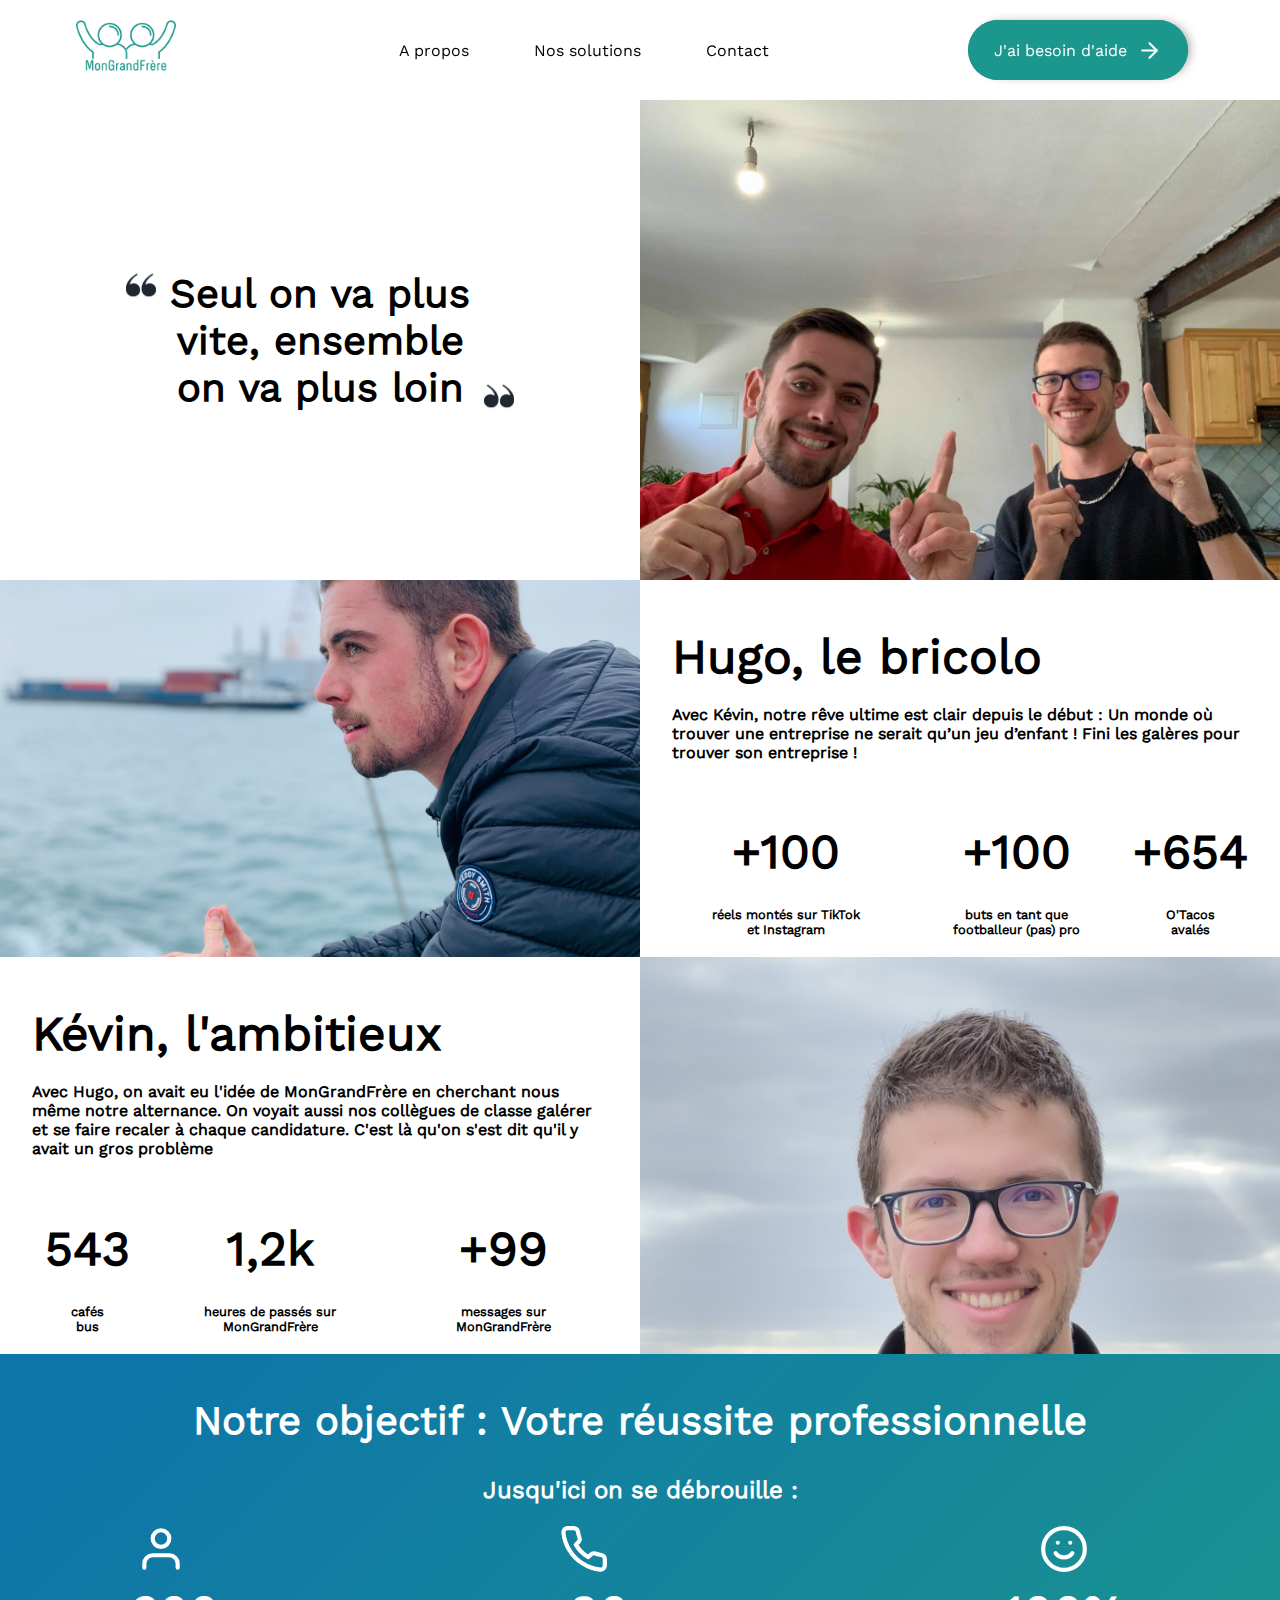
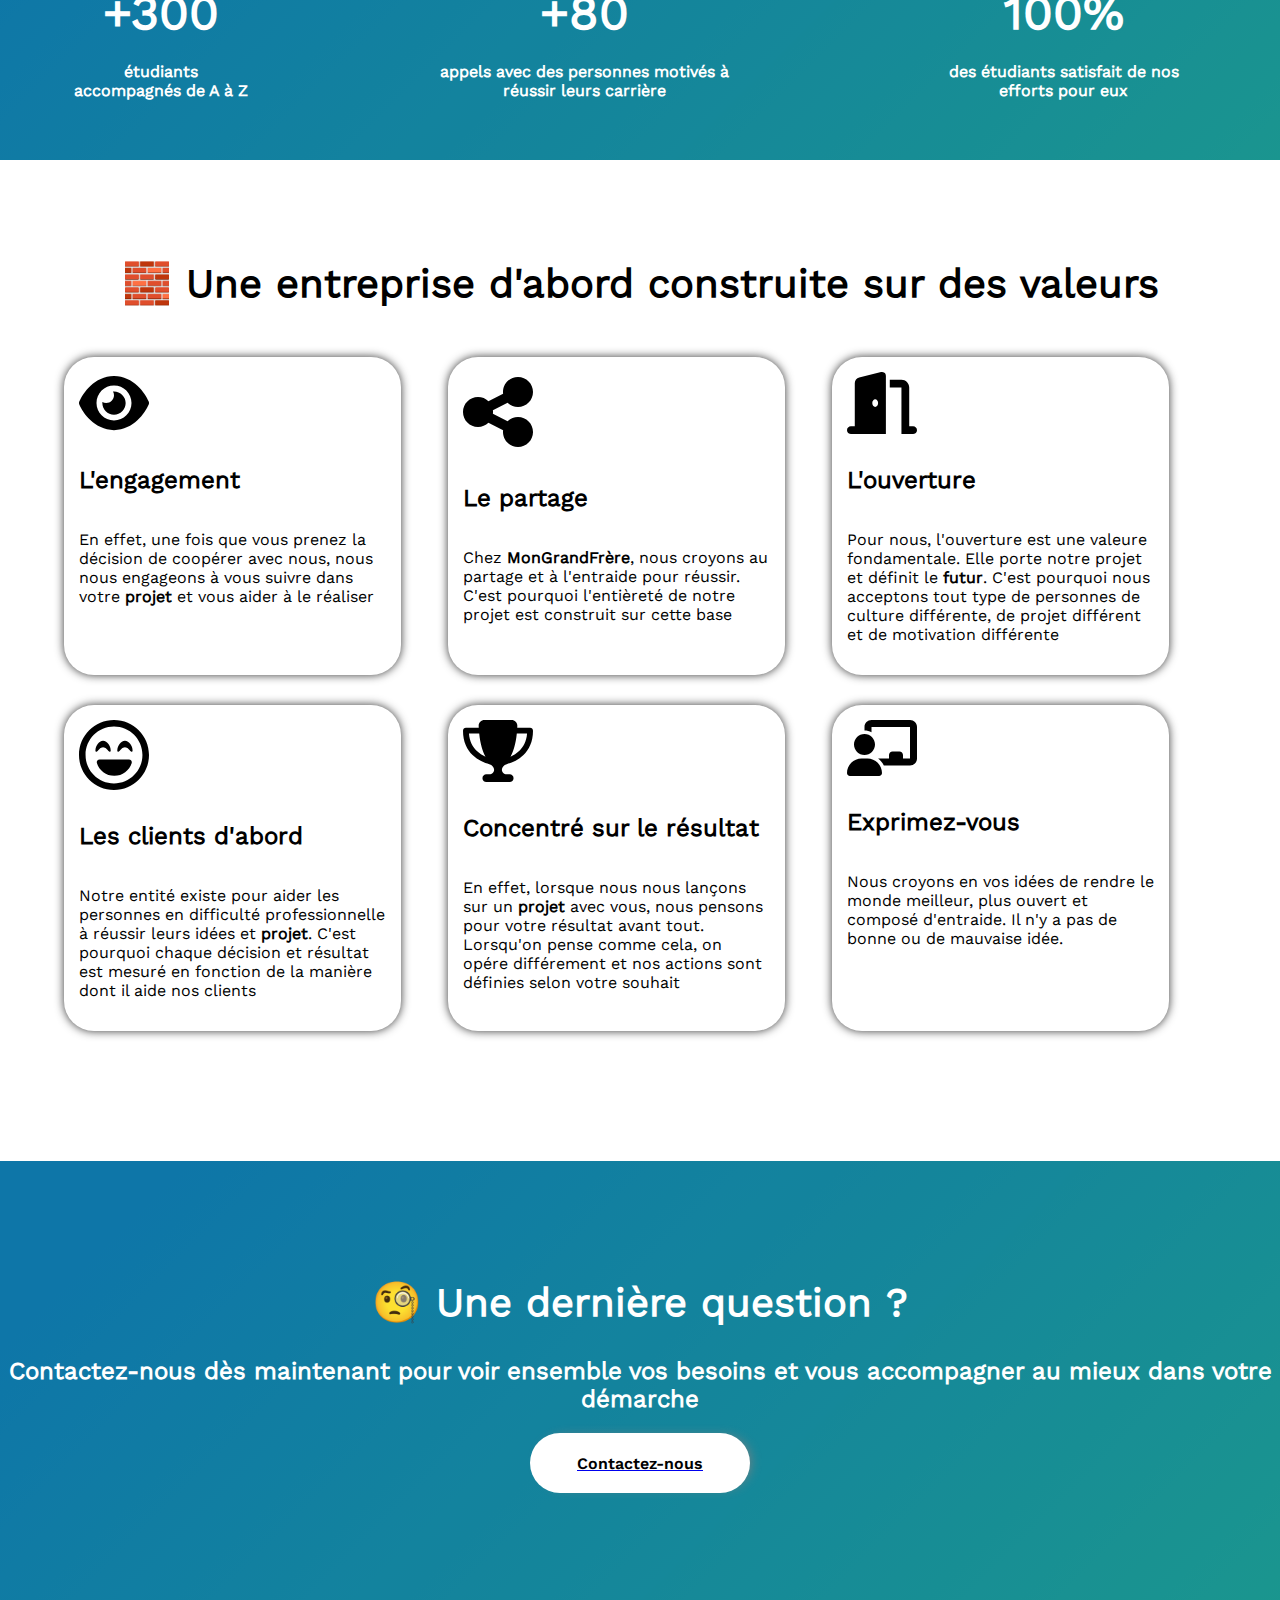
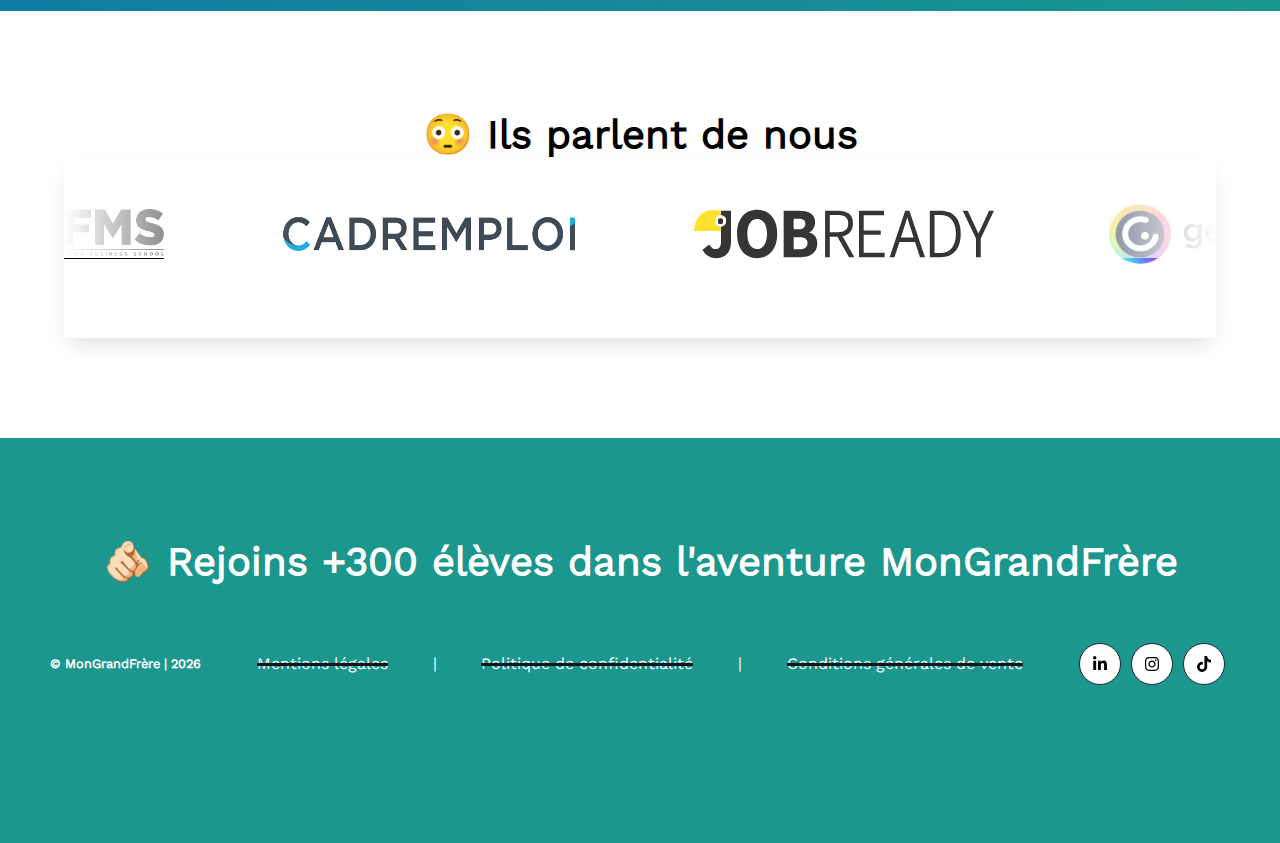
<file: about.html>
<!DOCTYPE html>
<html lang="fr">
  <head>
    <meta charset="UTF-8" />
    <meta http-equiv="X-UA-Compatible" content="IE=edge" />
    <meta name="viewport" content="width=device-width, initial-scale=1.0" />
    <title>A Propos › MonGrandFrère</title>
    <meta name="description" content="Vous recherchez un stage, une alternance ou un emploi ? Nous vous proposons des formations pour apprendre à comment rédiger un CV, faire une lettre de motivation ou réussir un entretien professionnel">
    <link rel="stylesheet" href="about.css" />
    <link rel="shortcut icon" href="assets/icones/favicon-mgf.png" type="image/x-icon">
  </head>
  <body>
    <nav class="primary-navigation">
      <a href="index.html"
        ><img
          class="logo-mgf"
          src="assets/icones/logo-mgf-greenwhite.png"
          alt="logo de MonGrandFrère"
      /></a>
      <button class="nav-toggler" type="button" aria-label="toggle curtain navigation">
        <span class="line l1"></span>
        <span class="line l2"></span>
        <span class="line l3"></span>
      </button>
      <div class="mobile-nav">
          <ul class="mobile-nav-ul">
            <li><a class="nav-anchor" href="about.html">A propos</a></li>
            <li>
              <a class="nav-anchor" href="products-students.html">Nos solutions</a>
            </li>
            <li><a class="nav-anchor" href="contact.html">Contact</a></li>
          </ul>
          <div class="btn-container active">
            <a class="main-anchor" href="call.html">
              <button class="main-btn">
              <span class="text">J'ai besoin d'aide</span>
              <div class="icon-container">
                <div class="icon icon--left">
                  <img src="assets/icones/arrow-right.svg" alt="fleche" />
                </div>
                <div class="icon icon--right">
                  <img src="assets/icones/arrow-right.svg" alt="fleche" />
                </div>
              </div>
            </button>
          </a>
          </div>
      </div>
      <ul class="nav-ul">
        <li><a class="nav-anchor" href="about.html">A propos</a></li>
        <li>
          <a class="nav-anchor" href="products-students.html">Nos solutions</a>
        </li>
        <li><a class="nav-anchor" href="contact.html">Contact</a></li>
      </ul>
      <div class="btn-container">
        <a class="main-anchor" href="call.html">
          <button class="main-btn">
          <span class="text">J'ai besoin d'aide</span>
          <div class="icon-container">
            <div class="icon icon--left">
              <img src="assets/icones/arrow-right.svg" alt="fleche" />
            </div>
            <div class="icon icon--right">
              <img src="assets/icones/arrow-right.svg" alt="fleche" />
            </div>
          </div>
        </button>
      </a>
      </div>
    </nav>

    <section class="quotation-section">
      <div class="quote">
        <h2>Seul on va plus vite, ensemble on va plus loin</h2>
      </div>
      <img id="quote-img" src="assets/images/about-item.JPG" alt="image de hugo et kévin les fondateurs de MonGrandFrère" />
    </section>

    <section class="team-section">
      <div class="team-img"></div>
    <div class="team-infos">
        <h3>Hugo, le bricolo</h3>
        <h2 class="h2-desc">Avec Kévin, notre rêve ultime est clair depuis le début : Un monde où trouver une entreprise ne serait qu’un jeu d’enfant ! Fini les galères pour trouver son entreprise !</h2>
        <div class="team-figures">
            <div class="figures">
                <h3 class="figure">+100</h3>
                <h4 class="h4-desc">réels montés sur TikTok et Instagram</h4>
            </div>
            <div class="figures">
              <h3 class="figure">+100</h3>
                <h4 class="h4-desc">buts en tant que footballeur (pas) pro</h4>
            </div>
            <div class="figures">
                <h3 class="figure">+654</h3>
                <h4 class="h4-desc">O'Tacos avalés</h4>
            </div>
        </div>
    </div>
    </section>

    <section id="reverse" class="team-section">
        <div class="team-infos">
            <h3>Kévin, l'ambitieux</h3>
            <h2 class="h2-desc">Avec Hugo, on avait eu l'idée de MonGrandFrère en cherchant nous même notre alternance. On voyait aussi nos collègues de classe galérer et se faire recaler à chaque candidature. C'est là qu'on s'est dit qu'il y avait un gros problème</h2>
            <div class="team-figures">
                <div class="figures">
                    <h3 class="figure">543</h3>
                    <h4 class="h4-desc">cafés bus</h4>
                </div>
                <div class="figures">
                    <h3 class="figure">1,2k</h3>
                    <h4 class="h4-desc">heures de passés sur MonGrandFrère</h4>
                </div>
                <div class="figures">
                    <h3 class="figure">+99</h3>
                    <h4 class="h4-desc">messages sur MonGrandFrère</h4>
                </div>
            </div>
        </div>
       <div class="team-img2"></div>
        </section>

    <section id="missions-section" class="missions-section">
            <h2 class="bg-h2">Notre objectif : Votre réussite professionnelle</h2>
        <h4>Jusqu'ici on se débrouille :</h4>
        <div class="results">
            <div class="result">
                <img id="img-mission" src="assets/icones/user.svg" alt="icone d'étudiant">
                <h3>+300</h3>
                <h4>étudiants accompagnés de A à Z</h4>
            </div>
            <div class="result">
                <img id="img-mission" src="assets/icones/phone-solid.svg" alt="icone d'appel étudiant">
                <h3>+80</h3>
                <h4>appels avec des personnes motivés à réussir leurs carrière</h4>
            </div>
            <div class="result">
                <img id="img-mission" src="assets/icones/smile.svg" alt="icone étudiant content">
                <h3>100%</h3>
                <h4>des étudiants satisfait de nos efforts pour eux</h4>
            </div>
        </div>
    </section>

    <section id="values-section" class="values-section">
        <h2>🧱 Une entreprise d'abord construite sur des valeurs</h2>
        <div class="values">
            <div class="value">
                <img src="assets/icones/eye-solid.svg" alt="">
                <h4>L'engagement</h4>
                <p>En effet, une fois que vous prenez la décision de coopérer avec nous, nous nous engageons à vous suivre dans votre <b>projet</b> et vous aider à le réaliser</p>
            </div>
            <div class="value">
                <img src="assets/icones/share-nodes-solid.svg" alt="">
                <h4>Le partage</h4>
                <p>Chez <b>MonGrandFrère</b>, nous croyons au partage et à l'entraide pour réussir. C'est pourquoi l'entièreté de notre projet est construit sur cette base</p>
            </div>
            <div class="value">
                <img src="assets/icones/door-open-solid.svg" alt="">
                <h4>L'ouverture</h4>
                <p>Pour nous, l'ouverture est une valeure fondamentale. Elle porte notre projet et définit le <b>futur</b>. C'est pourquoi nous acceptons tout type de personnes de culture différente, de projet différent et de motivation différente</p>
            </div>
        </div>
        <div class="values">
            <div class="value">
                <img src="assets/icones/face-laugh-beam-regular.svg" alt="">
                <h4>Les clients d'abord</h4>
                <p>Notre entité existe pour aider les personnes en difficulté professionnelle à réussir leurs idées et <b>projet</b>. C'est pourquoi chaque décision et résultat est mesuré en fonction de la manière dont il aide nos clients</p>
            </div>
            <div class="value">
                <img src="assets/icones/trophy-solid.svg" alt="">
                <h4>Concentré sur le résultat</h4>
                <p>En effet, lorsque nous nous lançons sur un <b>projet</b> avec vous, nous pensons pour votre résultat avant tout. Lorsqu'on pense comme cela, on opére différement et nos actions sont définies selon votre souhait</p>
            </div>
            <div class="value">
                <img src="assets/icones/chalkboard-user-solid.svg" alt="">
                <h4>Exprimez-vous</h4>
                <p>Nous croyons en vos idées de rendre le monde meilleur, plus ouvert et composé d'entraide. Il n'y a pas de bonne ou de mauvaise idée.</p>
            </div>
        </div>
    </section>

    <section class="contact-section">
        <h2>🧐 Une dernière question ?</h2>
        <h4>
          Contactez-nous dès maintenant pour voir ensemble vos besoins et vous
          accompagner au mieux dans votre démarche
        </h4>
        <a href="contact.html"><button class="secondary-btn">Contactez-nous</button></a>
      </section>

      <section class="carousel-section">
        <h2>😳 Ils parlent de nous</h2>
        <div class="slider">
          <div class="slide-track">
            <div class="slide">
              <img
                src="assets/images/fms-logo.webp"
                width="100px"
                alt=""    
                height="50px"
              />
            </div>
            <div class="slide">
              <img
                src="assets/images/logo-cadremploi.png"
                width="300px"
                alt=""    
                height="50px"
              />
            </div>
            <div class="slide">
              <img
                src="assets/images/logo-jobready.svg"
                width="300px"
                height="50px"
                alt=""            />
            </div>
            <div class="slide">
              <img
                src="assets/images/logo-genially.jpeg"
                width="200px"
                height="100px"
                alt=""
              />          </div>
            <div class="slide">
              <img
                src="assets/images/logo-linkedin.png"
                width="200px"
                height="50px"
                alt=""
              />
            </div>          <div class="slide">
              <img
                src="assets/images/logo-tu-feras-quoi-plus-tard.webp"
                width="130px"
                height="130px"
                alt=""
              />
            </div>
            <div class="slide">            <img
                src="assets/images/logo-vigijobs.png"
                width="170px"
                height="200px"
                alt=""
              />
            </div>
          </div>
        </div>    
      </section>

      <footer>
        <div class="checklist-part">
          <h2>🫵🏻 Rejoins +300 élèves dans l'aventure MonGrandFrère</h2>
        </div>
        <div class="footer-part">
          <h5>© MonGrandFrère | <span id="year"></span></h5>
          <div class="link-part">
            <div class="footer-nav">
              <a class="footer-anchor" href="ml.html">Mentions légales</a> |
              <a class="footer-anchor" href="pdc.html">Politique de confidentialité</a> |
              <a class="footer-anchor" href="cgv.html">Conditions générales de vente</a>
            </div>
          </div>
          <div class="social-media">
            <a href="https://www.linkedin.com/company/mongrandfrere/" target="_blank" title="Linkedin" class="socials-item">
              <img src="assets/icones/linkedin-in.svg" alt="icone de Linkedin" />
            </a>
            <a href="https://www.instagram.com/mon.grand.frere/" target="_blank" title="Instagram" class="socials-item">
              <img src="assets/icones/instagram.svg" alt="icone d'Instagram" />
            </a>
            <a href="https://www.tiktok.com/@mon.grand.frere?_t=8Y45KE3BSfG&_r=1" target="_blank" title="TikTok" class="socials-item">
              <img src="assets/icones/tiktok.svg" alt="icone de TikTok" />
            </a>
          </div>
        </div>
      </footer>
      <script src="script.js"></script>
      <script src="//code.tidio.co/9reu4v2eozfiknpwr9drnzfkueiq8j2n.js" async></script>
  </body>
</html>
</file>
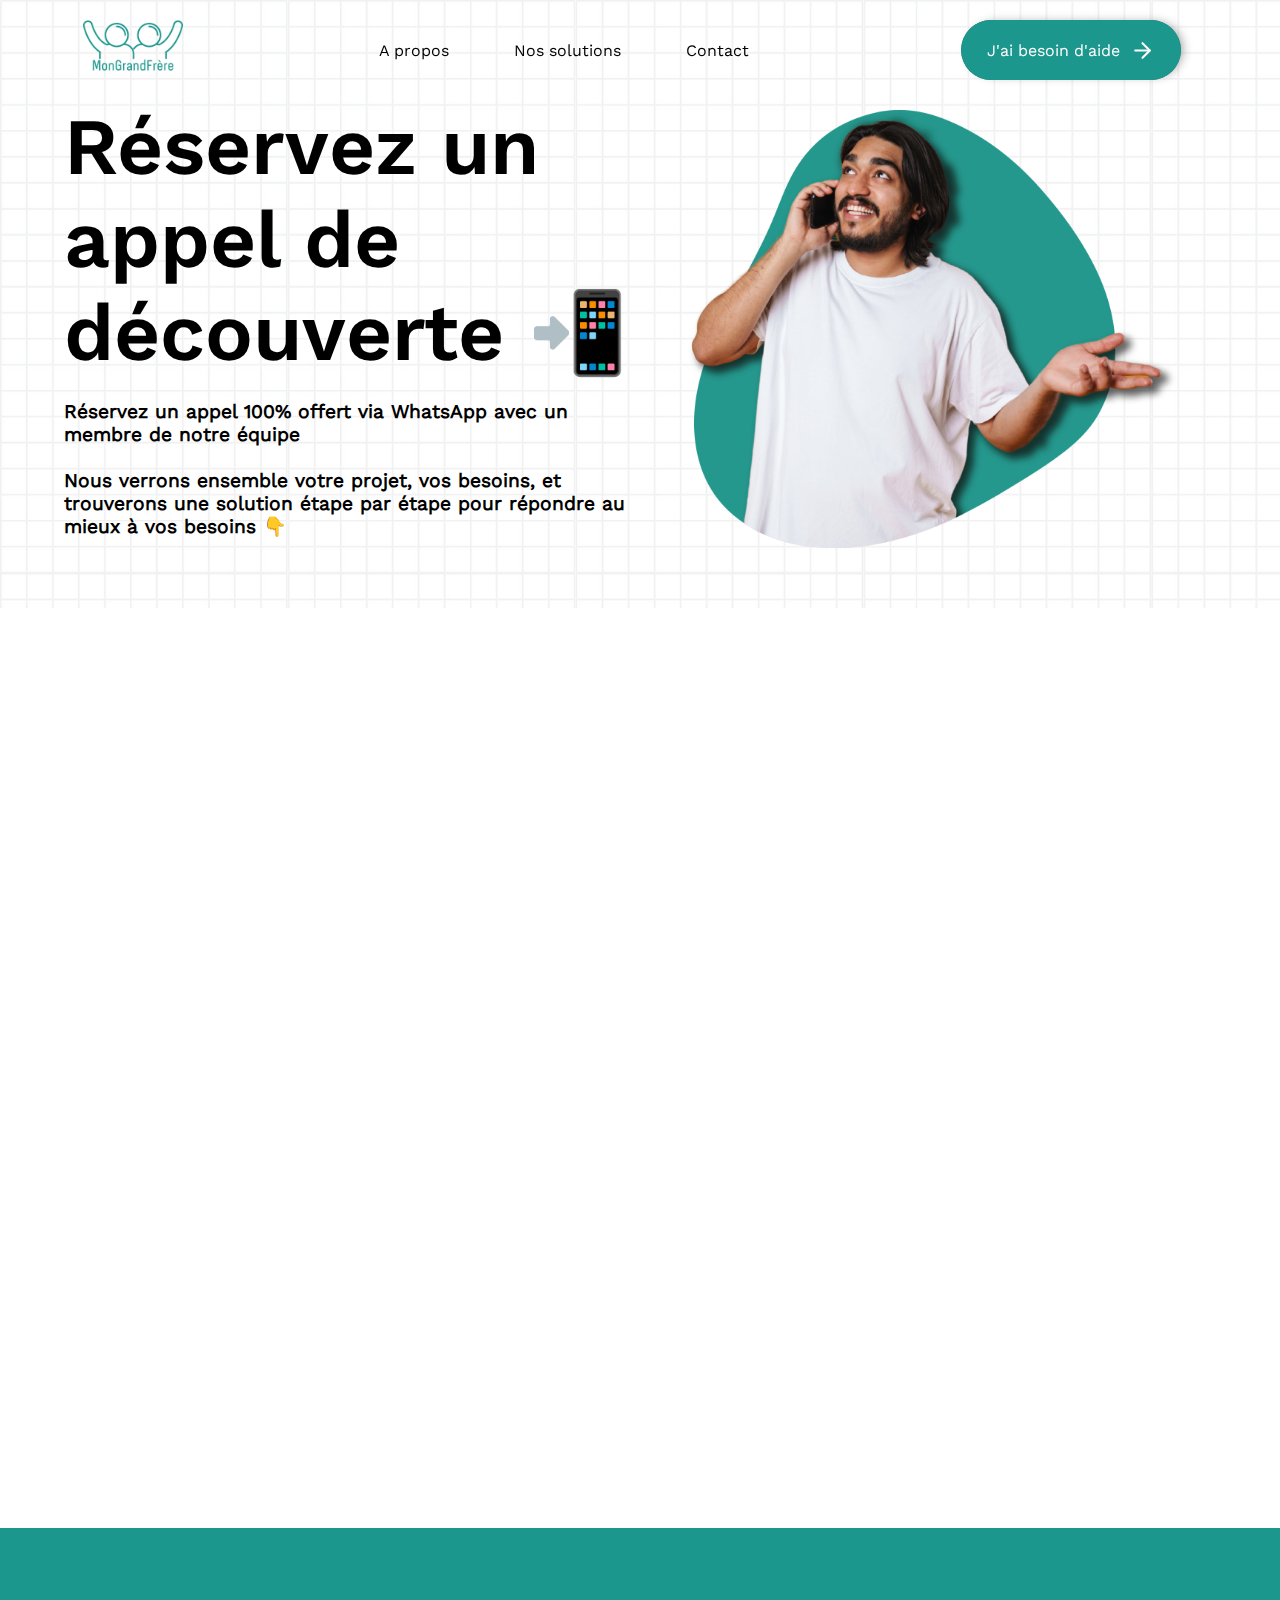
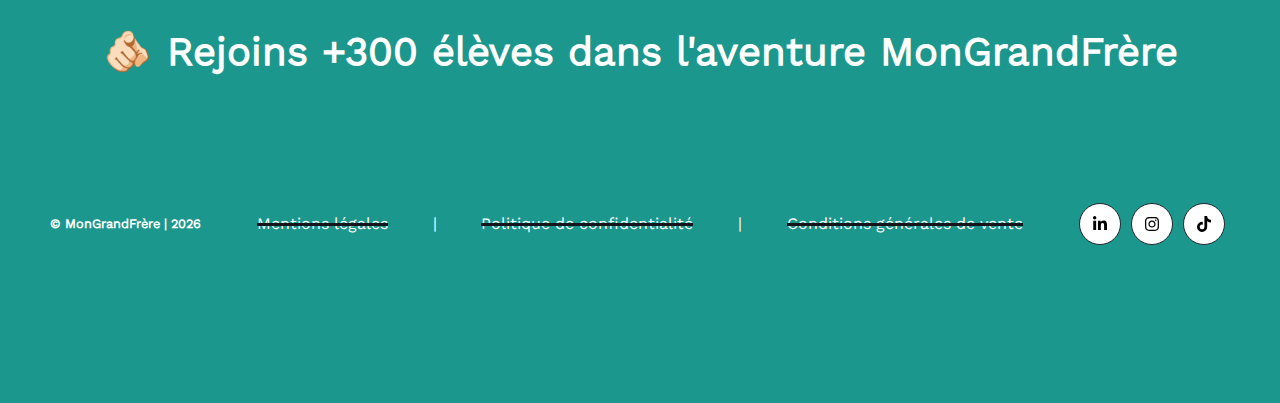
<file: call.html>
<!DOCTYPE html>
<html lang="fr">

<head>
    <meta charset="UTF-8">
    <meta http-equiv="X-UA-Compatible" content="IE=edge">
    <meta name="viewport" content="width=device-width, initial-scale=1.0">
    <title>MonGrandFrère › Nous Contacter</title>
    <meta name="description" content="Vous recherchez un stage, une alternance ou un emploi ? Nous vous proposons des formations pour apprendre à comment rédiger un CV, faire une lettre de motivation ou réussir un entretien professionnel">
    <link rel="stylesheet" href="call.css" />
    <link rel="shortcut icon" href="assets/icones/favicon-mgf.png" type="image/x-icon">
</head>

<body>
  <nav class="primary-navigation">
    <a href="index.html"
      ><img
        class="logo-mgf"
        src="assets/icones/logo-mgf-greenwhite.png"
        alt="logo de MonGrandFrère"
    /></a>
    <button class="nav-toggler" type="button" aria-label="toggle curtain navigation">
      <span class="line l1"></span>
      <span class="line l2"></span>
      <span class="line l3"></span>
    </button>
    <div class="mobile-nav">
        <ul class="mobile-nav-ul">
          <li><a class="nav-anchor" href="about.html">A propos</a></li>
          <li>
            <a class="nav-anchor" href="products-students.html">Nos solutions</a>
          </li>
          <li><a class="nav-anchor" href="contact.html">Contact</a></li>
        </ul>
        <div class="btn-container active">
          <a class="main-anchor" href="call.html">
            <button class="main-btn">
            <span class="text">J'ai besoin d'aide</span>
            <div class="icon-container">
              <div class="icon icon--left">
                <img src="assets/icones/arrow-right.svg" alt="fleche" />
              </div>
              <div class="icon icon--right">
                <img src="assets/icones/arrow-right.svg" alt="fleche" />
              </div>
            </div>
          </button>
        </a>
        </div>
    </div>
    <ul class="nav-ul">
      <li><a class="nav-anchor" href="about.html">A propos</a></li>
      <li>
        <a class="nav-anchor" href="products-students.html">Nos solutions</a>
      </li>
      <li><a class="nav-anchor" href="contact.html">Contact</a></li>
    </ul>
    <div class="btn-container">
      <a class="main-anchor" href="call.html">
        <button class="main-btn">
        <span class="text">J'ai besoin d'aide</span>
        <div class="icon-container">
          <div class="icon icon--left">
            <img src="assets/icones/arrow-right.svg" alt="fleche" />
          </div>
          <div class="icon icon--right">
            <img src="assets/icones/arrow-right.svg" alt="fleche" />
          </div>
        </div>
      </button>
    </a>
    </div>
  </nav>

    <header class="bg-section">
      <div class="header-container">
        <div class="header-left">
        <h1>Réservez un appel de découverte 📲</h1>
        <h2 class="h2-desc">Réservez un appel 100% offert via WhatsApp avec un membre de notre équipe <br><br> Nous verrons ensemble votre projet, vos besoins, et trouverons une solution étape par étape pour répondre au mieux à vos besoins 👇</h2>
      <div class="mobile-header">
        <img class="bg-mobile-item" src="assets/images/call-item.png" alt="image d'une personne indienne heureuse au téléphone">
      </div>
      </div>
        <img class="bg-item" src="assets/images/call-item.png" alt="image d'une personne indienne heureuse au téléphone">
      </div>
      </header>

        <section class="calendar">
        <div class="calendly-inline-widget" data-url="https://calendly.com/mongrandfrere/appel-gratuit"></div>
        <script type="text/javascript" src="https://assets.calendly.com/assets/external/widget.js" async></script>
      </section>

    <footer>
        <div class="checklist-part">
          <h2>🫵🏻 Rejoins +300 élèves dans l'aventure MonGrandFrère</h2>
        </div>
        <div class="footer-part">
          <h5>© MonGrandFrère | <span id="year"></span></h5>
          <div class="link-part">
            <div class="footer-nav">
              <a class="footer-anchor" href="ml.html">Mentions légales</a> |
              <a class="footer-anchor" href="pdc.html">Politique de confidentialité</a> |
              <a class="footer-anchor" href="cgv.html">Conditions générales de vente</a>
            </div>
          </div>
          <div class="social-media">
            <a href="https://www.linkedin.com/company/mongrandfrere/" target="_blank" title="Linkedin" class="socials-item">
              <img src="assets/icones/linkedin-in.svg" alt="icone de Linkedin" />
            </a>
            <a href="https://www.instagram.com/mon.grand.frere/" target="_blank" title="Instagram" class="socials-item">
              <img src="assets/icones/instagram.svg" alt="icone d'Instagram" />
            </a>
            <a href="https://www.tiktok.com/@mon.grand.frere?_t=8Y45KE3BSfG&_r=1" target="_blank" title="Tiktok" class="socials-item">
              <img src="assets/icones/tiktok.svg" alt="icone de Tiktok" />
            </a>
          </div>
        </div>
      </footer>
    <script src="script.js"></script>
    <script src="//code.tidio.co/9reu4v2eozfiknpwr9drnzfkueiq8j2n.js" async></script>
</body>

</html>
</file>
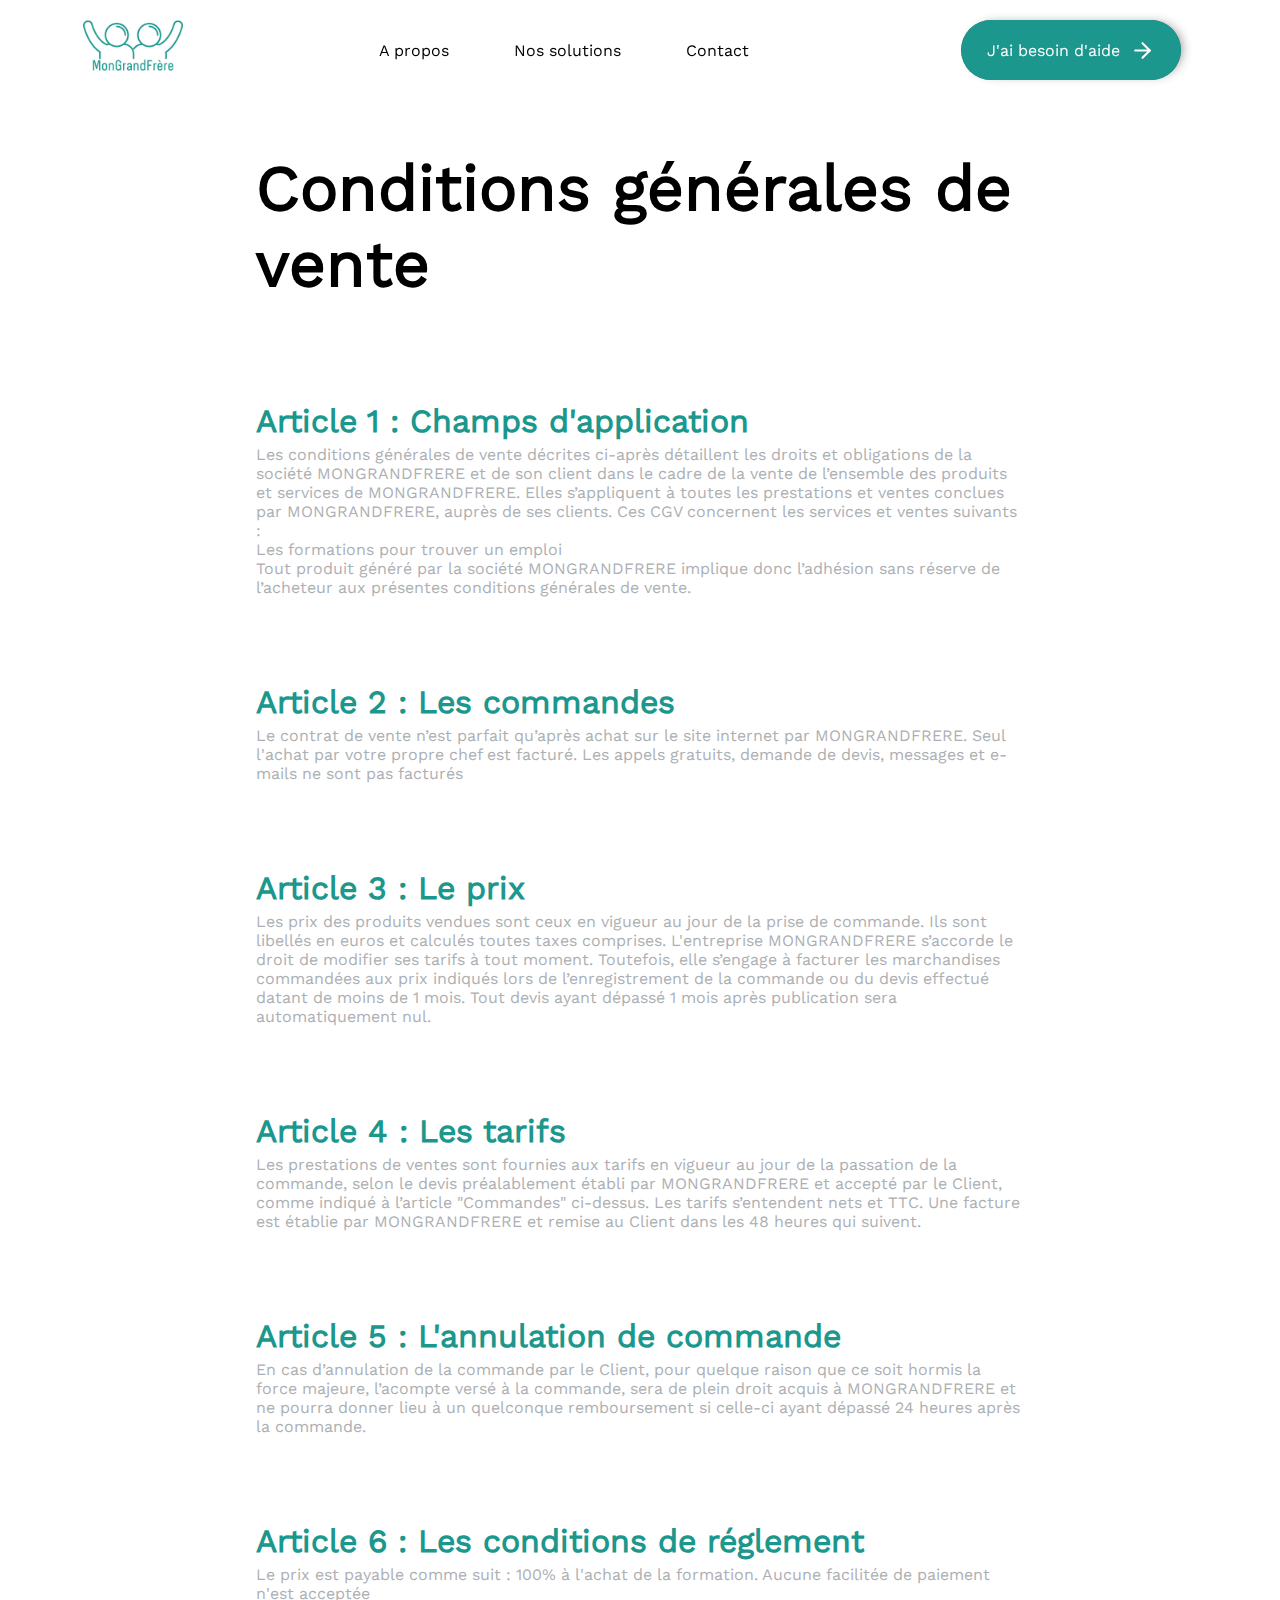
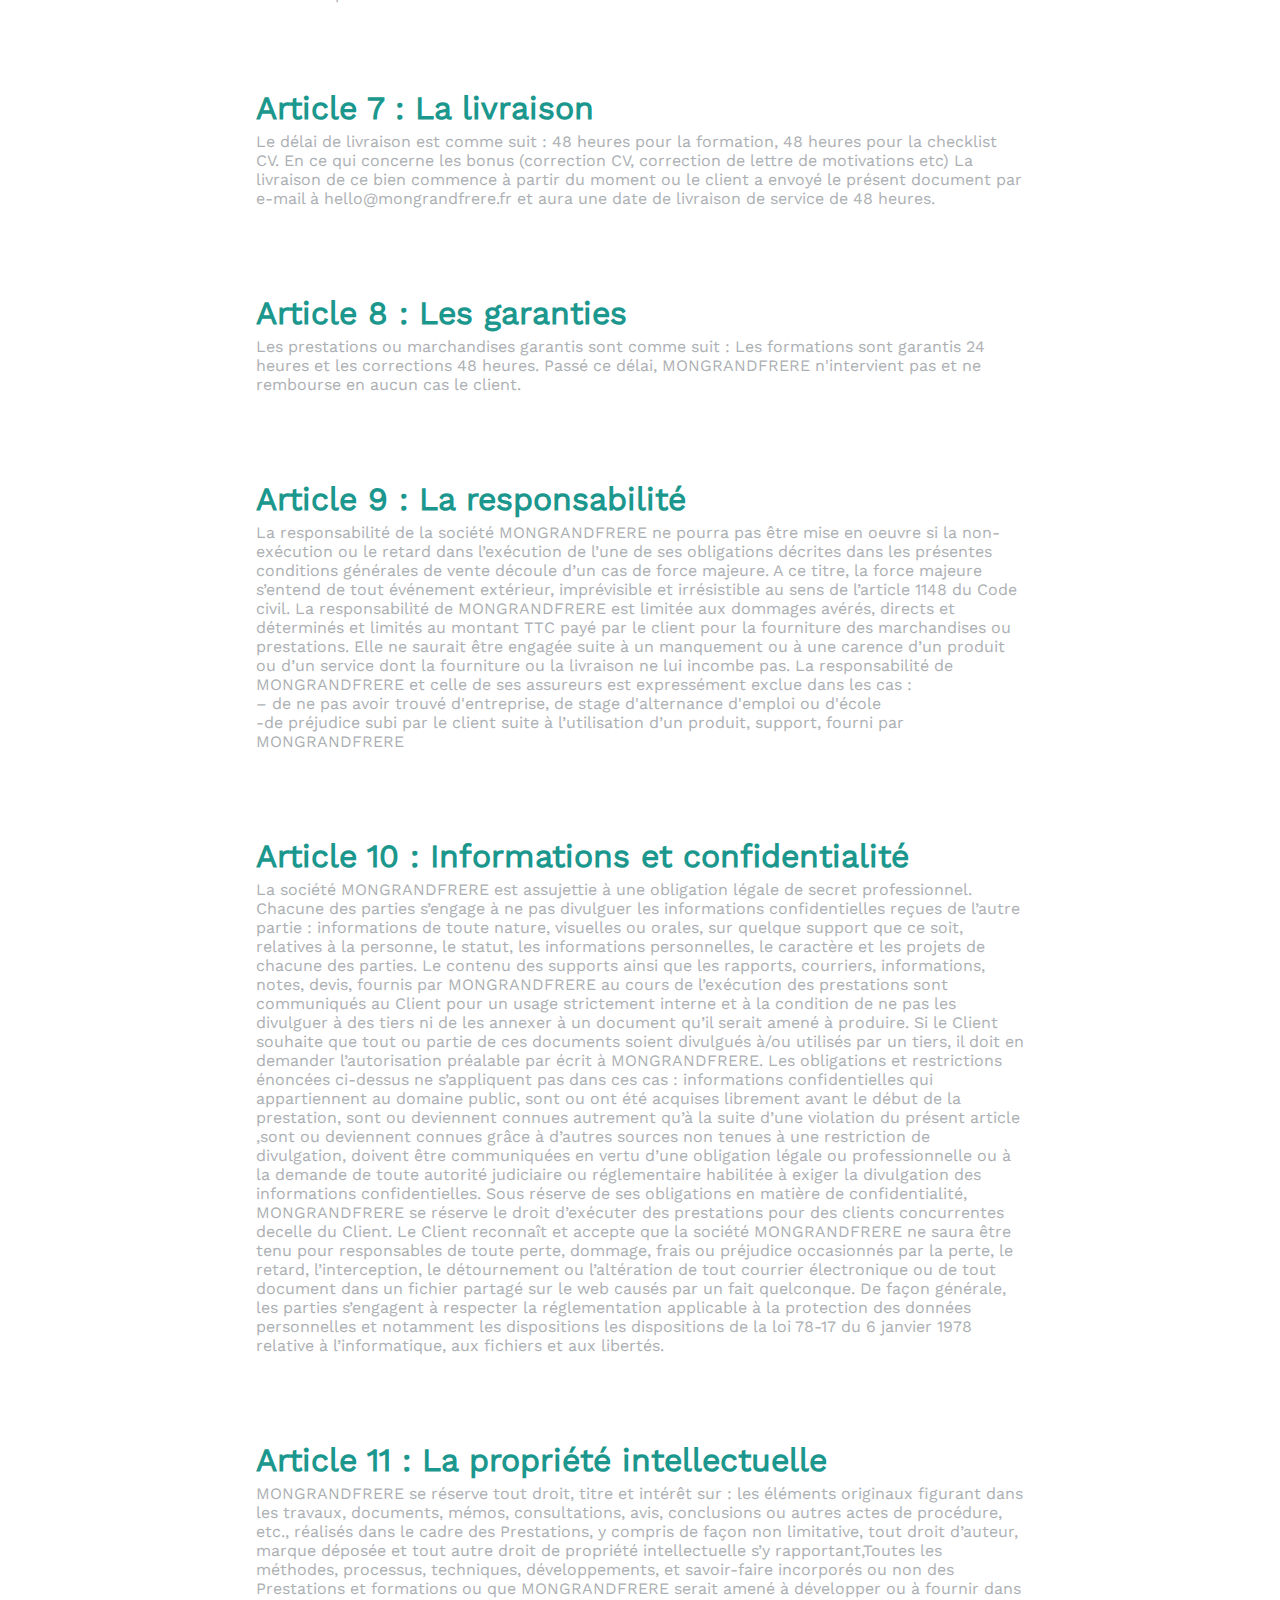
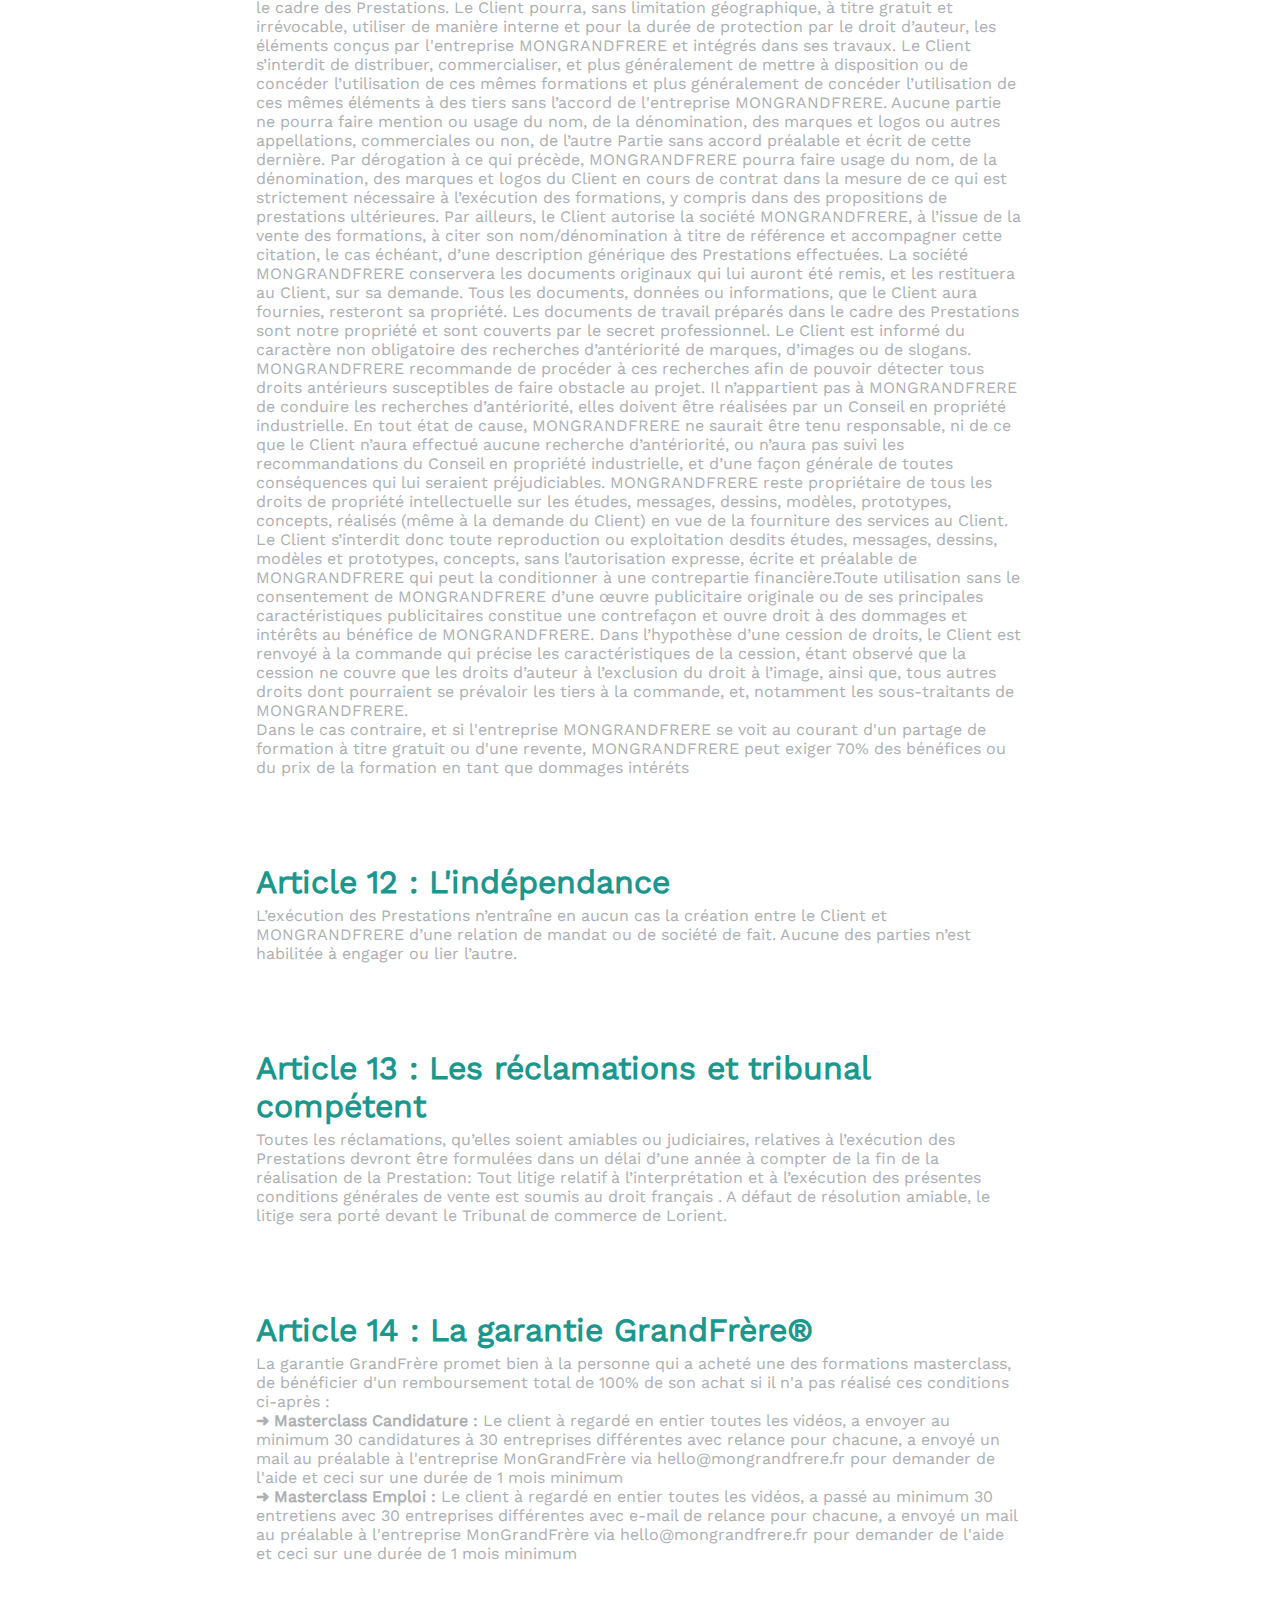
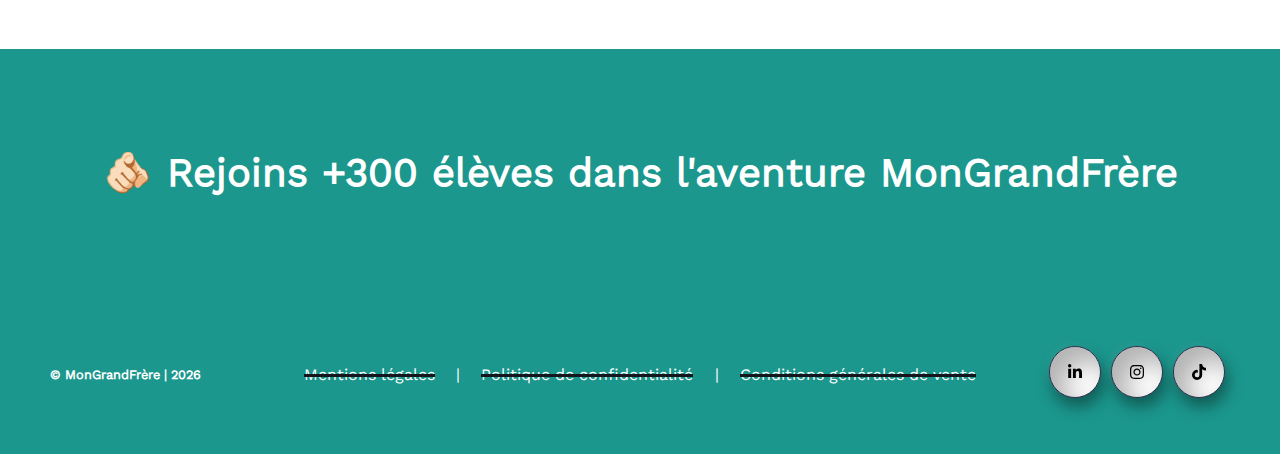
<file: cgv.html>
<!DOCTYPE html>
<html lang="fr">
  <head>
    <meta charset="UTF-8" />
    <meta http-equiv="X-UA-Compatible" content="IE=edge" />
    <meta name="viewport" content="width=device-width, initial-scale=1.0" />
    <title>Conditions générales de vente > MonGrandFrère</title>
  <link rel="stylesheet" href="legal.css" />
    <link rel="shortcut icon" href="assets/icones/favicon-mgf.png" type="image/x-icon">
  </head>
  <body>
    <nav class="primary-navigation">
      <a href="index.html"
        ><img
          class="logo-mgf"
          src="assets/icones/logo-mgf-greenwhite.png"
          alt="logo de MonGrandFrère"
      /></a>
      <button class="nav-toggler" type="button" aria-label="toggle curtain navigation">
        <span class="line l1"></span>
        <span class="line l2"></span>
        <span class="line l3"></span>
      </button>
      <div class="mobile-nav">
          <ul class="mobile-nav-ul">
            <li><a class="nav-anchor" href="about.html">A propos</a></li>
            <li>
              <a class="nav-anchor" href="products-students.html">Nos solutions</a>
            </li>
            <li><a class="nav-anchor" href="contact.html">Contact</a></li>
          </ul>
          <div class="btn-container active">
            <a class="main-anchor" href="call.html">
              <button class="main-btn">
              <span class="text">J'ai besoin d'aide</span>
              <div class="icon-container">
                <div class="icon icon--left">
                  <img src="assets/icones/arrow-right.svg" alt="fleche" />
                </div>
                <div class="icon icon--right">
                  <img src="assets/icones/arrow-right.svg" alt="fleche" />
                </div>
              </div>
            </button>
          </a>
          </div>
      </div>
      <ul class="nav-ul">
        <li><a class="nav-anchor" href="about.html">A propos</a></li>
        <li>
          <a class="nav-anchor" href="products-students.html">Nos solutions</a>
        </li>
        <li><a class="nav-anchor" href="contact.html">Contact</a></li>
      </ul>
      <div class="btn-container">
        <a class="main-anchor" href="call.html">
          <button class="main-btn">
          <span class="text">J'ai besoin d'aide</span>
          <div class="icon-container">
            <div class="icon icon--left">
              <img src="assets/icones/arrow-right.svg" alt="fleche" />
            </div>
            <div class="icon icon--right">
              <img src="assets/icones/arrow-right.svg" alt="fleche" />
            </div>
          </div>
        </button>
      </a>
      </div>
    </nav>

    <main>
        <h2>Conditions générales de vente</h2>
        <h3>Article 1 : Champs d'application</h3>
        <p>Les conditions générales de vente décrites ci-après détaillent les droits et obligations de la société MONGRANDFRERE et de son client dans le cadre de la vente de l’ensemble des produits et services de MONGRANDFRERE. Elles s’appliquent à toutes les prestations et ventes conclues par MONGRANDFRERE, auprès de ses clients. Ces CGV concernent les services et ventes suivants : <br> Les formations pour trouver un emploi <br> Tout produit généré par la société MONGRANDFRERE implique donc l’adhésion sans réserve de l’acheteur aux présentes conditions générales de vente.</p>
        <h3>Article 2 : Les commandes</h3>
        <p>Le contrat de vente n’est parfait qu’après achat sur le site internet par MONGRANDFRERE. Seul l'achat par votre propre chef est facturé. Les appels gratuits, demande de devis, messages et e-mails ne sont pas facturés</p>
        <h3>Article 3 : Le prix</h3>
        <p>Les prix des produits vendues sont ceux en vigueur au jour de la prise de commande. Ils sont libellés en euros et calculés toutes taxes comprises. L'entreprise MONGRANDFRERE s’accorde le droit de modifier ses tarifs à tout moment. Toutefois, elle s’engage à facturer les marchandises commandées aux prix indiqués lors de l’enregistrement de la commande ou du devis effectué datant de moins de 1 mois. Tout devis ayant dépassé 1 mois après publication sera automatiquement nul.</p>
        <h3>Article 4 : Les tarifs</h3>
        <p>Les prestations de ventes sont fournies aux tarifs en vigueur au jour de la passation de la commande, selon le devis préalablement établi par MONGRANDFRERE et accepté par le Client, comme indiqué à l’article  "Commandes" ci-dessus. Les tarifs s’entendent nets et TTC. Une facture est établie par MONGRANDFRERE et remise au Client dans les 48 heures qui suivent.</p>
        <h3>Article 5 : L'annulation de commande</h3>
        <p>En cas d’annulation de la commande par le Client, pour quelque raison que ce soit hormis la force majeure, l’acompte versé à la commande, sera de plein droit acquis à MONGRANDFRERE et ne pourra donner lieu à un quelconque remboursement si celle-ci ayant dépassé 24 heures après la commande.</p>
        <h3>Article 6 : Les conditions de réglement</h3>
        <p>Le prix est payable comme suit : 100% à l'achat de la formation. Aucune facilitée de paiement n'est acceptée</p>
        <h3>Article 7 : La livraison</h3>
        <p>Le délai de livraison est comme suit : 48 heures pour la formation, 48 heures pour la checklist CV. En ce qui concerne les bonus (correction CV, correction de lettre de motivations etc) La livraison de ce bien commence à partir du moment ou le client a envoyé le présent document par e-mail à hello@mongrandfrere.fr et aura une date de livraison de service de 48 heures.</p>
        <h3>Article 8 : Les garanties</h3>
        <p>Les prestations ou marchandises garantis sont comme suit : Les formations sont garantis 24 heures et les corrections 48 heures. Passé ce délai, MONGRANDFRERE n'intervient pas et ne rembourse en aucun cas le client.</p>
        <h3>Article 9 : La responsabilité</h3>
        <p>La responsabilité de la société MONGRANDFRERE ne pourra pas être mise en oeuvre si la non-exécution ou le retard dans l’exécution de l’une de ses obligations décrites dans les présentes conditions générales de vente découle d’un cas de force majeure. A ce titre, la force majeure s’entend de tout événement extérieur, imprévisible et irrésistible au sens de l’article 1148 du Code civil. La responsabilité de MONGRANDFRERE est limitée aux dommages avérés, directs et déterminés et limités au montant TTC payé par le client pour la fourniture des marchandises ou prestations. Elle ne saurait être engagée suite à un manquement ou à une carence d’un produit ou d’un service dont la fourniture ou la livraison ne lui incombe pas. La responsabilité de MONGRANDFRERE et celle de ses assureurs est expressément exclue dans les cas : <br>– de ne pas avoir trouvé d'entreprise, de stage d'alternance d'emploi ou d'école <br>-de préjudice subi par le client suite à l’utilisation d’un produit, support, fourni par MONGRANDFRERE</p>
        <h3>Article 10 : Informations et confidentialité</h3>
        <p>La société MONGRANDFRERE est assujettie à une obligation légale de secret professionnel. Chacune des parties s’engage à ne pas divulguer les informations confidentielles reçues de l’autre partie : informations de toute nature, visuelles ou orales, sur quelque support que ce soit, relatives à la personne, le statut, les informations personnelles, le caractère et les projets de chacune des parties. Le contenu des supports ainsi que les rapports, courriers, informations, notes, devis, fournis par MONGRANDFRERE au cours de l’exécution des prestations sont communiqués au Client pour un usage strictement interne et à la condition de ne pas les divulguer à des tiers ni de les annexer à un document qu’il serait amené à produire. Si le Client souhaite que tout ou partie de ces documents soient divulgués à/ou utilisés par un tiers, il doit en demander l’autorisation préalable par écrit à MONGRANDFRERE. Les obligations et restrictions énoncées ci-dessus ne s’appliquent pas dans ces cas : informations confidentielles qui appartiennent au domaine public, sont ou ont été acquises librement avant le début de la prestation, sont ou deviennent connues autrement qu’à la suite d’une violation du présent article ,sont ou deviennent connues grâce à d’autres sources non tenues à une restriction de divulgation, doivent être communiquées en vertu d’une obligation légale ou professionnelle ou à la demande de toute autorité judiciaire ou réglementaire habilitée à exiger la divulgation des informations confidentielles. Sous réserve de ses obligations en matière de confidentialité, MONGRANDFRERE se réserve le droit d’exécuter des prestations pour des clients concurrentes decelle du Client. Le Client reconnaît et accepte que la société MONGRANDFRERE ne saura être tenu pour responsables de toute perte, dommage, frais ou préjudice occasionnés par la perte, le retard, l’interception, le détournement ou l’altération de tout courrier électronique ou de tout document dans un fichier partagé sur le web causés par un fait quelconque. De façon générale, les parties s’engagent à respecter la réglementation applicable à la protection des données personnelles et notamment les dispositions les dispositions de la loi 78-17 du 6 janvier 1978 relative à l’informatique, aux fichiers et aux libertés.</p>
        <h3>Article 11 : La propriété intellectuelle</h3>
        <p>MONGRANDFRERE se réserve tout droit, titre et intérêt sur : les éléments originaux figurant dans les travaux, documents, mémos, consultations, avis, conclusions ou autres actes de procédure, etc., réalisés dans le cadre des Prestations, y compris de façon non limitative, tout droit d’auteur, marque déposée et tout autre droit de propriété intellectuelle s’y rapportant,Toutes les méthodes, processus, techniques, développements, et savoir-faire incorporés ou non des Prestations et formations ou que MONGRANDFRERE serait amené à développer ou à fournir dans le cadre des Prestations. Le Client pourra, sans limitation géographique, à titre gratuit et irrévocable, utiliser de manière interne et pour la durée de protection par le droit d’auteur, les éléments conçus par l'entreprise MONGRANDFRERE et intégrés dans ses travaux. Le Client s’interdit de distribuer, commercialiser, et plus généralement de mettre à disposition ou de concéder l’utilisation de ces mêmes formations et plus généralement de concéder l’utilisation de ces mêmes éléments à des tiers sans l’accord de l'entreprise MONGRANDFRERE. Aucune partie ne pourra faire mention ou usage du nom, de la dénomination, des marques et logos ou autres appellations, commerciales ou non, de l’autre Partie sans accord préalable et écrit de cette dernière. Par dérogation à ce qui précède, MONGRANDFRERE pourra faire usage du nom, de la dénomination, des marques et logos du Client en cours de contrat dans la mesure de ce qui est strictement nécessaire à l’exécution des formations, y compris dans des propositions de prestations ultérieures. Par ailleurs, le Client autorise la société MONGRANDFRERE, à l’issue de la vente des formations, à citer son nom/dénomination à titre de référence et accompagner cette citation, le cas échéant, d’une description générique des Prestations effectuées. La société MONGRANDFRERE conservera les documents originaux qui lui auront été remis, et les restituera au Client, sur sa demande. Tous les documents, données ou informations, que le Client aura fournies, resteront sa propriété. Les documents de travail préparés dans le cadre des Prestations sont notre propriété et sont couverts par le secret professionnel. Le Client est informé du caractère non obligatoire des recherches d’antériorité de marques, d’images ou de slogans. MONGRANDFRERE recommande de procéder à ces recherches afin de pouvoir détecter tous droits antérieurs susceptibles de faire obstacle au projet. Il n’appartient pas à MONGRANDFRERE de conduire les recherches d’antériorité, elles doivent être réalisées par un Conseil en propriété industrielle. En tout état de cause, MONGRANDFRERE ne saurait être tenu responsable, ni de ce que le Client n’aura effectué aucune recherche d’antériorité, ou n’aura pas suivi les recommandations du Conseil en propriété industrielle, et d’une façon générale de toutes conséquences qui lui seraient préjudiciables. MONGRANDFRERE reste propriétaire de tous les droits de propriété intellectuelle sur les études, messages, dessins, modèles, prototypes, concepts, réalisés (même à la demande du Client) en vue de la fourniture des services au Client. Le Client s’interdit donc toute reproduction ou exploitation desdits études, messages, dessins, modèles et prototypes, concepts, sans l’autorisation expresse, écrite et préalable de MONGRANDFRERE qui peut la conditionner à une contrepartie financière.Toute utilisation sans le consentement de MONGRANDFRERE d’une œuvre publicitaire originale ou de ses principales caractéristiques publicitaires constitue une contrefaçon et ouvre droit à des dommages et intérêts au bénéfice de MONGRANDFRERE. Dans l’hypothèse d’une cession de droits, le Client est renvoyé à la commande qui précise les caractéristiques de la cession, étant observé que la cession ne couvre que les droits d’auteur à l’exclusion du droit à l’image, ainsi que, tous autres droits dont pourraient se prévaloir les tiers à la commande, et, notamment les sous-traitants de MONGRANDFRERE. <br> Dans le cas contraire, et si l'entreprise MONGRANDFRERE se voit au courant d'un partage de formation à titre gratuit ou d'une revente, MONGRANDFRERE peut exiger 70% des bénéfices ou du prix de la formation en tant que dommages intéréts</p>
        <h3>Article 12 : L'indépendance</h3>
        <p>L’exécution des Prestations n’entraîne en aucun cas la création entre le Client et MONGRANDFRERE d’une relation de mandat ou de société de fait. Aucune des parties n’est habilitée à engager ou lier l’autre.</p>
        <h3>Article 13 : Les réclamations et tribunal compétent</h3>
        <p>Toutes les réclamations, qu’elles soient amiables ou judiciaires, relatives à l’exécution des Prestations devront être formulées dans un délai d’une année à compter de la fin de la réalisation de la Prestation: Tout litige relatif à l’interprétation et à l’exécution des présentes conditions générales de vente est soumis au droit français . A défaut de résolution amiable, le litige sera porté devant le Tribunal de commerce de Lorient.</p>
        <h3>Article 14 : La garantie GrandFrère®</h3>
        <p>La garantie GrandFrère promet bien à la personne qui a acheté une des formations masterclass, de bénéficier d'un remboursement total de 100% de son achat si il n'a pas réalisé ces conditions ci-après : <br><b>➜ Masterclass Candidature :</b> Le client à regardé en entier toutes les vidéos, a envoyer au minimum 30 candidatures à 30 entreprises différentes avec relance pour chacune, a envoyé un mail au préalable à l'entreprise MonGrandFrère via hello@mongrandfrere.fr pour demander de l'aide et ceci sur une durée de 1 mois minimum <br><b>➜ Masterclass Emploi :</b> Le client à regardé en entier toutes les vidéos, a passé au minimum 30 entretiens avec 30 entreprises différentes avec e-mail de relance pour chacune, a envoyé un mail au préalable à l'entreprise MonGrandFrère via hello@mongrandfrere.fr pour demander de l'aide et ceci sur une durée de 1 mois minimum</p>
    </main>

    <footer>
        <div class="checklist-part">
          <h2>🫵🏻 Rejoins +300 élèves dans l'aventure MonGrandFrère</h2>
        </div>
        <div class="footer-part">
          <h5>© MonGrandFrère | <span id="year"></span></h5>
          <div class="link-part">
            <div class="footer-nav">
              <a class="footer-anchor" href="ml.html">Mentions légales</a> |
              <a class="footer-anchor" href="pdc.html">Politique de confidentialité</a> |
              <a class="footer-anchor" href="cgv.html">Conditions générales de vente</a>
            </div>
          </div>
          <div class="social-media">
            <a href="https://www.linkedin.com/company/mongrandfrere/" target="_blank" title="Linkedin" class="socials-item">
              <img src="assets/icones/linkedin-in.svg" alt="icone de Linkedin" />
            </a>
            <a href="https://www.instagram.com/mon.grand.frere/" target="_blank" title="Instagram" class="socials-item">
              <img src="assets/icones/instagram.svg" alt="icone d'Instagram" />
            </a>
            <a href="https://www.tiktok.com/@mon.grand.frere?_t=8Y45KE3BSfG&_r=1" target="_blank" title="tiktok" class="socials-item">
              <img src="assets/icones/tiktok.svg" alt="icone de tiktok" />
            </a>
          </div>
        </div>
      </footer>
      <script src="script.js"></script>
      <script src="//code.tidio.co/9reu4v2eozfiknpwr9drnzfkueiq8j2n.js" async></script>
    </body>
  </html>
</file>
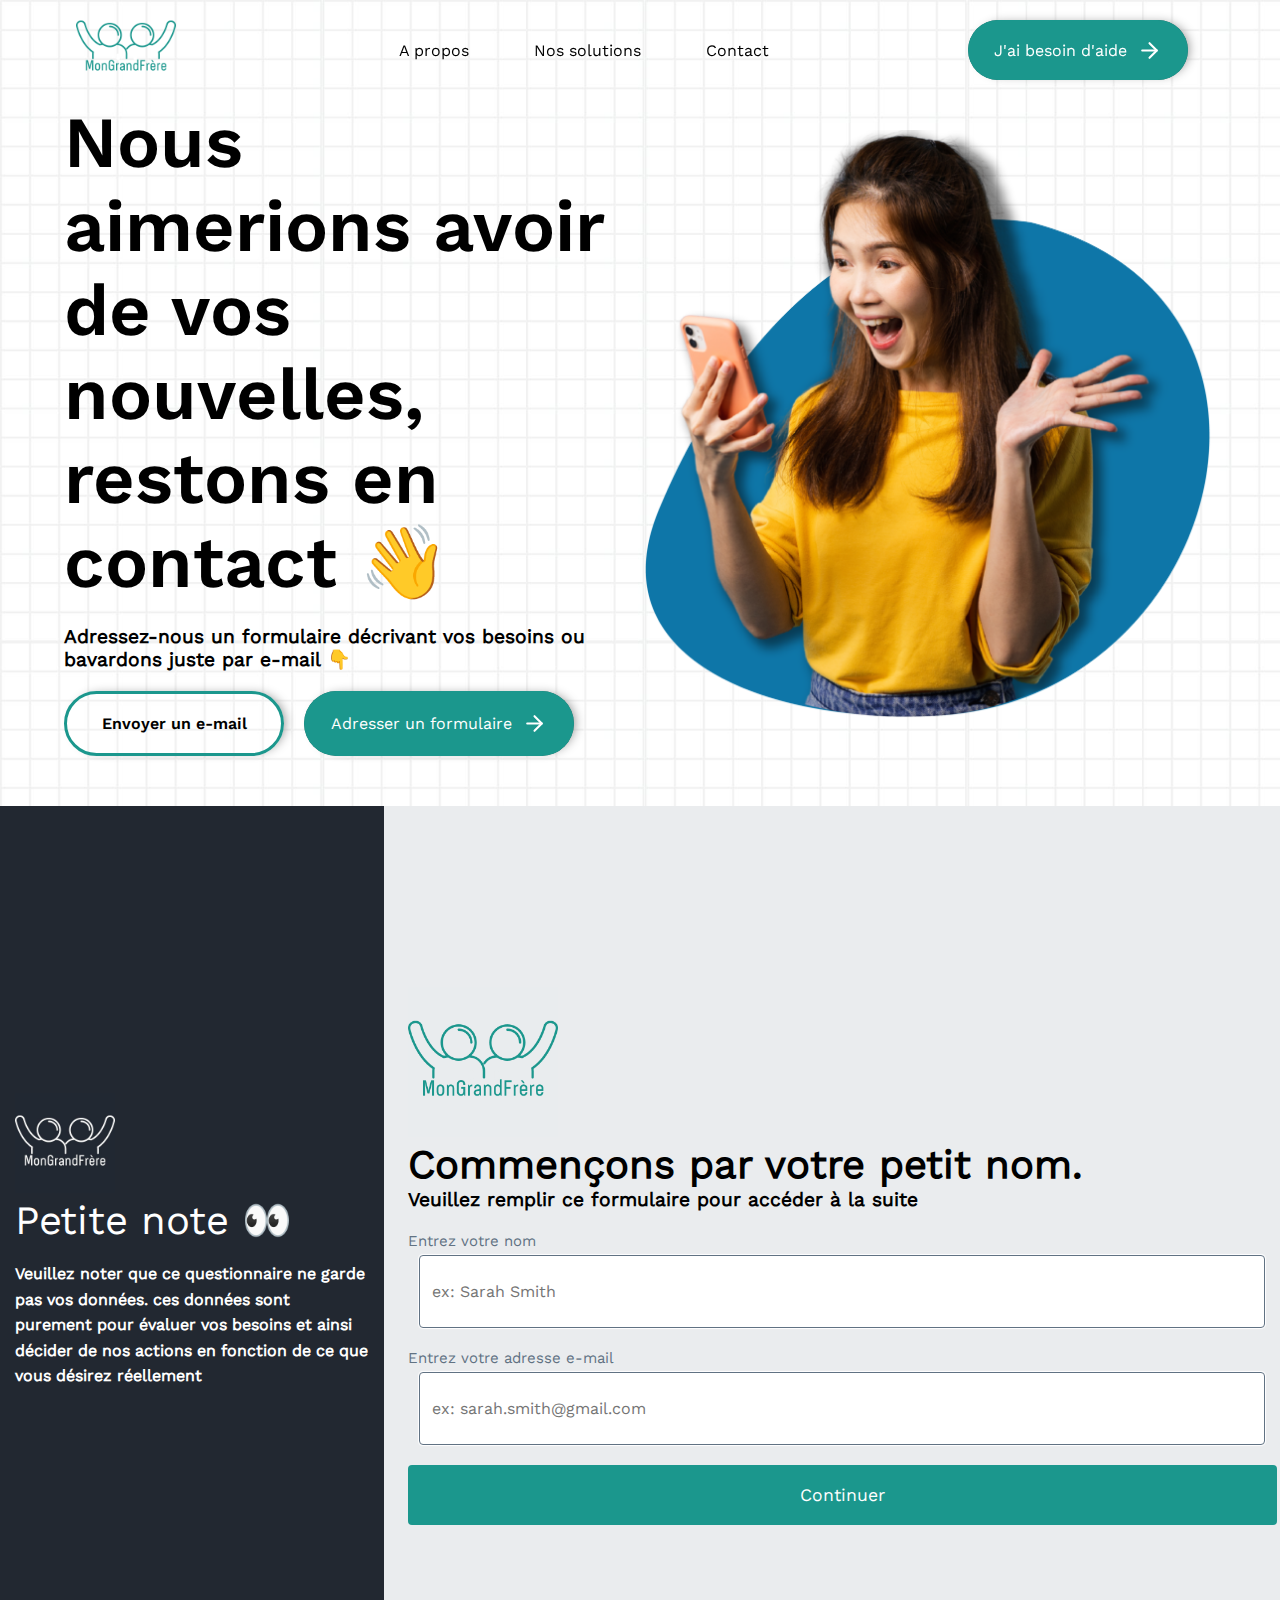
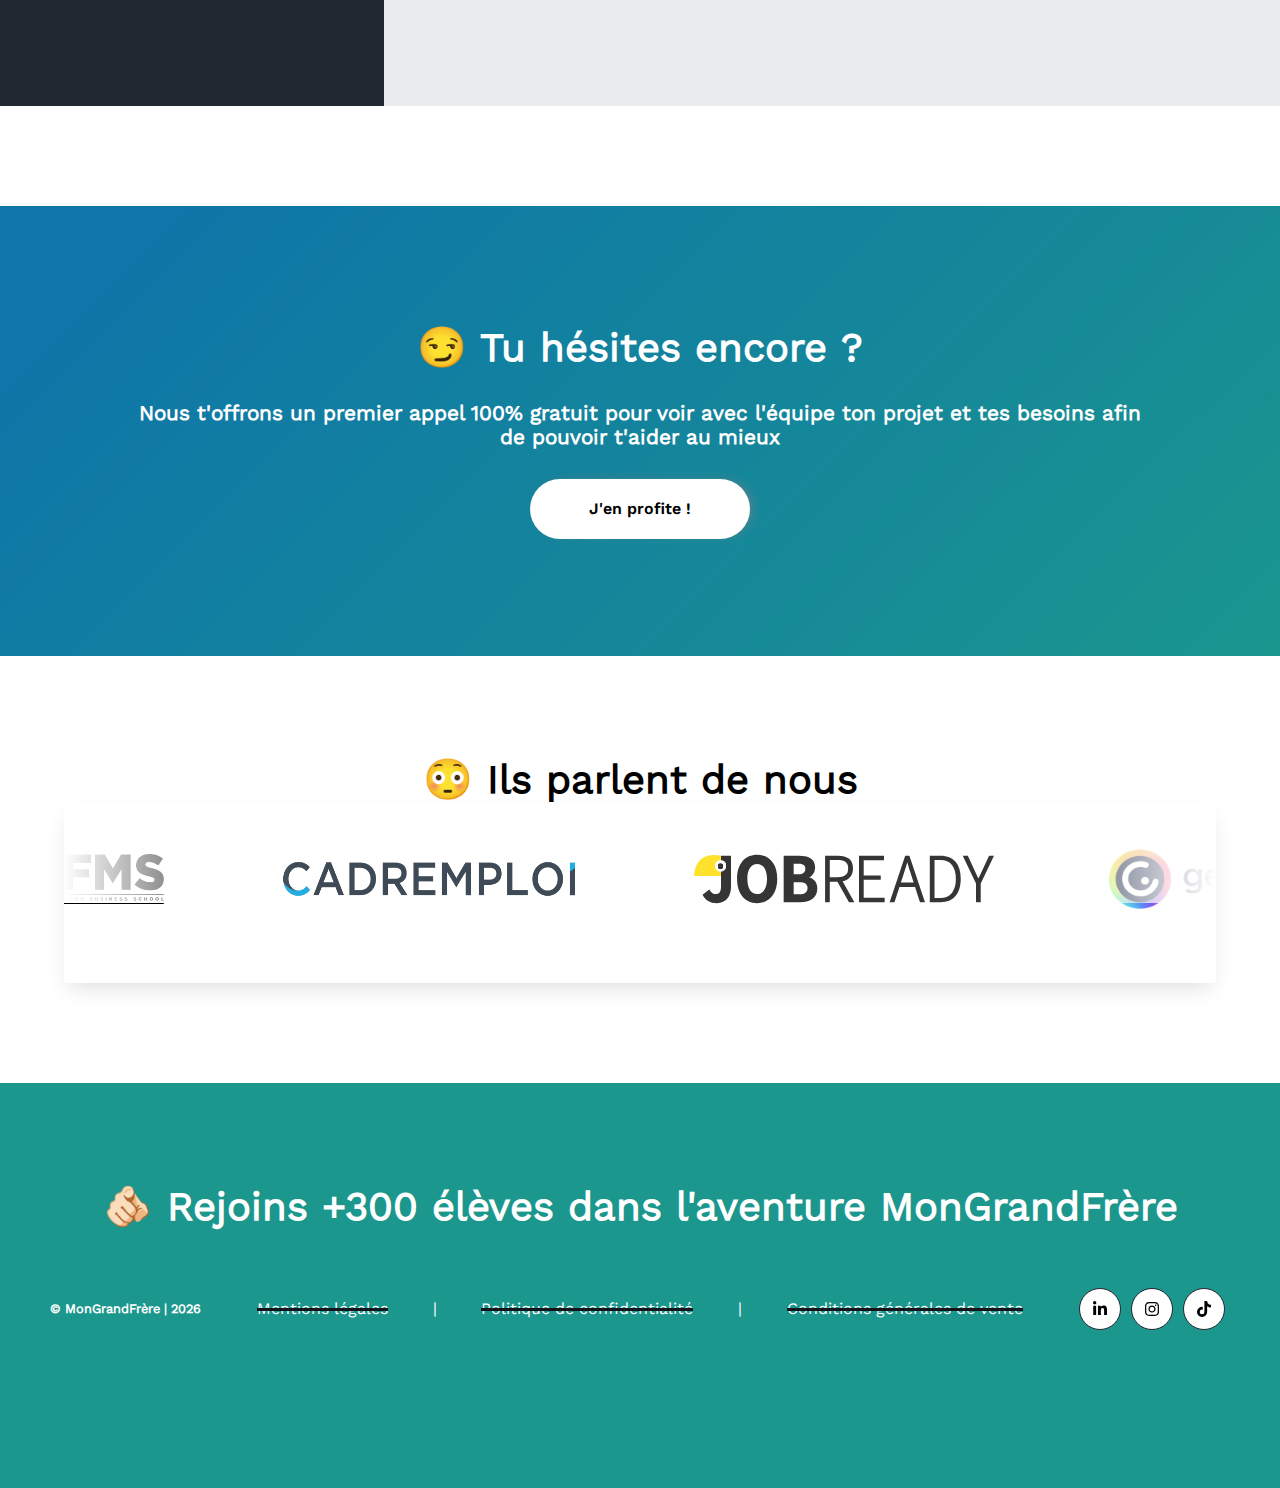
<file: contact.html>
<!DOCTYPE html>
<html lang="fr">

<head>
    <meta charset="UTF-8">
    <meta http-equiv="X-UA-Compatible" content="IE=edge">
    <meta name="viewport" content="width=device-width, initial-scale=1.0">
    <title>MonGrandFrère › Nous Contacter</title>
    <meta name="description" content="Vous recherchez un stage, une alternance ou un emploi ? Nous vous proposons des formations pour apprendre à comment rédiger un CV, faire une lettre de motivation ou réussir un entretien professionnel">
    <link rel="stylesheet" href="contact.css" />
    <link rel="shortcut icon" href="assets/icones/favicon-mgf.png" type="image/x-icon">
</head>

<body>
    <nav class="primary-navigation">
        <a href="#"
          ><img
            class="logo-mgf"
            src="assets/icones/logo-mgf-greenwhite.png"
            alt="logo de MonGrandFrère"
        /></a>
        <button class="nav-toggler" type="button" aria-label="toggle curtain navigation">
          <span class="line l1"></span>
          <span class="line l2"></span>
          <span class="line l3"></span>
        </button>
        <div class="mobile-nav">
            <ul class="mobile-nav-ul">
              <li><a class="nav-anchor" href="about.html">A propos</a></li>
              <li>
                <a class="nav-anchor" href="products-students.html">Nos solutions</a>
              </li>
              <li><a class="nav-anchor" href="contact.html">Contact</a></li>
            </ul>
            <div class="btn-container active">
              <a class="main-anchor" href="call.html">
                <button class="main-btn">
                <span class="text">J'ai besoin d'aide</span>
                <div class="icon-container">
                  <div class="icon icon--left">
                    <img src="assets/icones/arrow-right.svg" alt="fleche" />
                  </div>
                  <div class="icon icon--right">
                    <img src="assets/icones/arrow-right.svg" alt="fleche" />
                  </div>
                </div>
              </button>
            </a>
            </div>
        </div>
        <ul class="nav-ul">
          <li><a class="nav-anchor" href="about.html">A propos</a></li>
          <li>
            <a class="nav-anchor" href="products-students.html">Nos solutions</a>
          </li>
          <li><a class="nav-anchor" href="contact.html">Contact</a></li>
        </ul>
        <div class="btn-container">
          <a class="main-anchor" href="call.html">
            <button class="main-btn">
            <span class="text">J'ai besoin d'aide</span>
            <div class="icon-container">
              <div class="icon icon--left">
                <img src="assets/icones/arrow-right.svg" alt="fleche" />
              </div>
              <div class="icon icon--right">
                <img src="assets/icones/arrow-right.svg" alt="fleche" />
              </div>
            </div>
          </button>
        </a>
        </div>
      </nav>

    <header class="bg-section">
        <div class="header-container">
        <div class="header-left">
        <h1>
            Nous aimerions avoir de vos nouvelles, restons en contact 👋
        </h1>
        </h1>
        <h2 class="h2-desc">
            Adressez-nous un formulaire décrivant vos besoins ou bavardons juste par e-mail 👇</h2>
        <div class="mobile-header">
            <div class="btn-section">
            <a href="mailto:hello@mongrandfrere.fr"><button class="simple-btn">Envoyer un e-mail</button></a>
            <div class="btn-container">
                <a href="#form-section">
                    <button class="form-btn">
                        <span class="text">Adresser un formulaire</span>
                        <div class="icon-container">
                            <div class="icon icon--left">
                                <img src="assets/icones/arrow-right.svg" alt="fleche" />
                            </div>
                            <div class="icon icon--right">
                                <img src="assets/icones/arrow-right.svg" alt="fleche" />
                            </div>
                        </div>
                    </button>
                </a>
            </div>
        </div>
        <img class="bg-mobile-item" src="assets/images/contact-item.png" alt="">
    </div>
    </div>
    <img class="bg-item" src="assets/images/contact-item.png" alt="">
</div>
    </header>

    <section id="form-section" class="form-section">
        <div class="left-container">
            <a href="index.html">
                <img class="logo-mgf" src="assets/icones/logo-mgf-whiteblack.jpg" alt="logo de MonGrandFrère" /></a>
            <h2>Petite note 👀</h2>
            <h3>Veuillez noter que ce questionnaire ne garde pas vos données. ces données sont purement pour évaluer vos besoins et ainsi décider de nos actions en fonction de ce que vous désirez réellement</h3>
        </div>
        <div class="right-container">
            <div class="form">
                <div class="form-container">
                    <form action="https://formsubmit.co/fc0df6930d1fe779c6e978e76f367194" method="POST">
                        <input id='step2' type='checkbox'>
                        <input id='step3' type='checkbox'>
                        <input id='step4' type="checkbox">
                        <img class="logo-mgf-form" src="assets/icones/logo-mgf-greengrey.png" alt="logo de MonGrandFrère" />
                        <div id="part1" class="form-group">
                            <div class="panel panel-primary">
                                <div class="panel-heading">
                                    <h2 class="form-title">Commençons par votre petit nom.</h2>
                                    <h3 class="panel-title">Veuillez remplir ce formulaire pour accéder à la suite</h3>
                                </div>
                            </div>
                            <label class="label-name" for="name">Entrez votre nom</label>
                            <input name="name" type="text" id="name" class="form-control" placeholder="ex: Sarah Smith"aria-describedby="sizing-addon1">
                            <label class="label-name" for="name">Entrez votre adresse e-mail</label>
                            <input name="email" type="email" id="email" class="form-control" placeholder="ex: sarah.smith@gmail.com">
                            <div class="btn-group btn-group-lg" role="group" aria-label="...">

                                <label for='step2' id="continue-step2" class="continue">
                                    <div class="btn btn-default btn-success btn-lg">Continuer</div>
                                </label>
                            </div>
                        </div>

                        <div id="part2" class="form-group">
                            <div class="panel panel-primary">
                                <div class="panel-heading">
                                    <h2 class="form-title">Qu'est ce qui vous décris le mieux ?</h2>
                                    <h3 class="panel-title">Veuillez nous décrire votre situation</h3>
                                </div>
                                <div class="checkbox-container">
                                    <label class="label-checkbox">
                                        <input class="checkbox" name="cherche-entreprise-école" type="checkbox" id="applicant">
                                        <div class="checkbox-icon">
                                            <img src="assets/icones/industry-solid.svg" alt="">
                                        </div>
                                        <div class="checkbox-text">
                                            <h3>Je cherche une entreprise et/ou une école</h3>
                                            <p>Vous recherchez <b>un stage</b>, <b>alternance</b> ou <b>emploi</b> et/ou intégrer <b>une école</b>, <b>formation</b></p>
                                        </div>
                                    </label>
                                    <label id="recruiter" class="label-checkbox2">
                                        <input class="checkbox" name="projet" type="checkbox">
                                        <div class="checkbox-icon">
                                            <img src="assets/icones/lightbulb-regular.svg" alt="">
                                        </div>
                                        <div class="checkbox-text">
                                            <h3>J'ai une suggestion</h3>
                                            <p>Vous avez <b>un projet</b>, une envie de rejoindre l'aventure MonGrandFrère, une suggestion d'amélioration</p>
                                        </div>
                                    </label>
                                </div>
                                <div class="btn-group btn-group-lg btn-group-justified" role="group" aria-label="...">

                                    <label for='step2' id="back-step1" class="back">
                                        <div class="btn btn-default btn-primary btn-lg" role="button">
                                            <img src="assets/icones/arrow-right.svg" alt="">
                                        </div>
                                    </label>


                                    <label for='step3' id="continue-step3" class="continue">
                                        <div class="btn btn-default btn-success btn-lg" role="button">Continuer</div>
                                    </label>

                                </div>
                            </div>
                        </div>

                        <div id="part3" class="form-group">
                            <div class="panel panel-primary">
                                <div class="panel-heading">
                                    <h2 class="form-title">Que voulez-vous accomplir ?</h2>
                                    <h3 class="panel-title">Veuillez nous décrire votre objectif</h3>
                                </div>
                                <div class="checkbox-container">
                                    <label class="label-checkbox3">
                                        <input class="checkbox" name="aide" type="checkbox" id="applicant">
                                        <div class="checkbox-icon">
                                            <img src="assets/icones/rocket-solid.svg" alt="">
                                        </div>
                                        <div class="checkbox-text">
                                            <h3>Je souhaite passer à la vitesse supérieure</h3>
                                            <p>Vous souhaitez faire appel à MonGrandFrère pour <b>trouver votre entreprise</b> et/ou école</p>
                                        </div>
                                    </label>
                                    <label id="recruiter" class="label-checkbox4">
                                        <input class="checkbox" name="autre" type="checkbox">
                                        <div class="checkbox-icon">
                                            <img src="assets/icones/question-solid.svg" alt="">
                                        </div>
                                        <div class="checkbox-text">
                                            <h3>Autres ?</h3>
                                            <p>J'explique mon souhait dans le message juste après</p>
                                        </div>
                                    </label>
                                </div>
                                <div class="btn-group btn-group-lg btn-group-justified" role="group" aria-label="...">

                                    <label for='step3' id="back-step2" class="back">
                                        <div class="btn btn-default btn-primary btn-lg" role="button">
                                            <img src="assets/icones/arrow-right.svg" alt="">
                                        </div>
                                    </label>


                                    <label for='step4' id="continue-step4" class="continue">
                                        <div class="btn btn-default btn-success btn-lg" role="button">Continuer</div>
                                    </label>

                                </div>
                            </div>
                        </div>

                        <div id="part4" class="form-group">
                            <div class="panel panel-primary">
                                <div class="panel-heading">
                                    <h2 class="form-title">Un dernier mot ?</h2>
                                    <h3 class="panel-title">Exprimez-vous. Sans tabou.</h3>
                                </div>
                                <textarea name="message" id="message" class="form-control"
                                    placeholder="J'ai comme projet de..."></textarea>
                                <div class="btn-group btn-group-lg" role="group" aria-label="...">

                                    <label for='step4' id="back-step3" class="back">
                                        <div class="btn btn-default btn-primary btn-lg" role="button">
                                            <img src="assets/icones/arrow-right.svg" alt="">
                                        </div>
                                    </label>

                                    <label class="continue">Envoyer
                                        <button href="#form-section" type="submit" class="submit"></button>
                                    </label>
                                </div>
                            </div>
                        </div>
                    </form>
                </div>
            </div>
        </div>
    </section>

    <section class="call-section">
        <h2>😏 Tu hésites encore ?</h2>
        <h4>
          Nous t'offrons un premier appel 100% gratuit pour voir avec l'équipe ton projet et tes besoins afin de pouvoir t'aider au mieux
        </h4>
        <a href="call.html"><button class="secondary-btn">J'en profite !</button></a>
      </section>

      <section class="carousel-section">
        <h2 style="text-align:center;">😳 Ils parlent de nous</h2>
        <div class="slider">
          <div class="slide-track">
            <div class="slide">
              <img
                src="assets/images/fms-logo.webp"
                width="100px"
                alt=""    
                height="50px"
              />
            </div>
            <div class="slide">
              <img
                src="assets/images/logo-cadremploi.png"
                width="300px"
                alt=""    
                height="50px"
              />
            </div>
            <div class="slide">
              <img
                src="assets/images/logo-jobready.svg"
                width="300px"
                height="50px"
                alt=""            />
            </div>
            <div class="slide">
              <img
                src="assets/images/logo-genially.jpeg"
                width="200px"
                height="100px"
                alt=""
              />          </div>
            <div class="slide">
              <img
                src="assets/images/logo-linkedin.png"
                width="200px"
                height="50px"
                alt=""
              />
            </div>          <div class="slide">
              <img
                src="assets/images/logo-tu-feras-quoi-plus-tard.webp"
                width="130px"
                height="130px"
                alt=""
              />
            </div>
            <div class="slide">            <img
                src="assets/images/logo-vigijobs.png"
                width="170px"
                height="200px"
                alt=""
              />
            </div>
          </div>
        </div>    
      </section>

    <footer>
        <div class="checklist-part">
          <h2>🫵🏻 Rejoins +300 élèves dans l'aventure MonGrandFrère</h2>
        </div>
        <div class="footer-part">
          <h5>© MonGrandFrère | <span id="year"></span></h5>
          <div class="link-part">
            <div class="footer-nav">
              <a class="footer-anchor" href="ml.html">Mentions légales</a> |
              <a class="footer-anchor" href="pdc.html">Politique de confidentialité</a> |
              <a class="footer-anchor" href="cgv.html">Conditions générales de vente</a>
            </div>
          </div>
          <div class="social-media">
            <a href="https://www.linkedin.com/company/mongrandfrere/" target="_blank" title="Linkedin" class="socials-item">
              <img src="assets/icones/linkedin-in.svg" alt="icone de Linkedin" />
            </a>
            <a href="https://www.instagram.com/mon.grand.frere/" target="_blank" title="Instagram" class="socials-item">
              <img src="assets/icones/instagram.svg" alt="icone d'Instagram" />
            </a>
            <a href="https://www.tiktok.com/@mon.grand.frere?_t=8Y45KE3BSfG&_r=1" target="_blank" title="Linkedin" class="socials-item">
              <img src="assets/icones/tiktok.svg" alt="icone de TikTok" />
            </a>
          </div>
        </div>
      </footer>
    <script src="form.js"></script>
    <script src="//code.tidio.co/9reu4v2eozfiknpwr9drnzfkueiq8j2n.js" async></script>
</body>

</html>
</file>
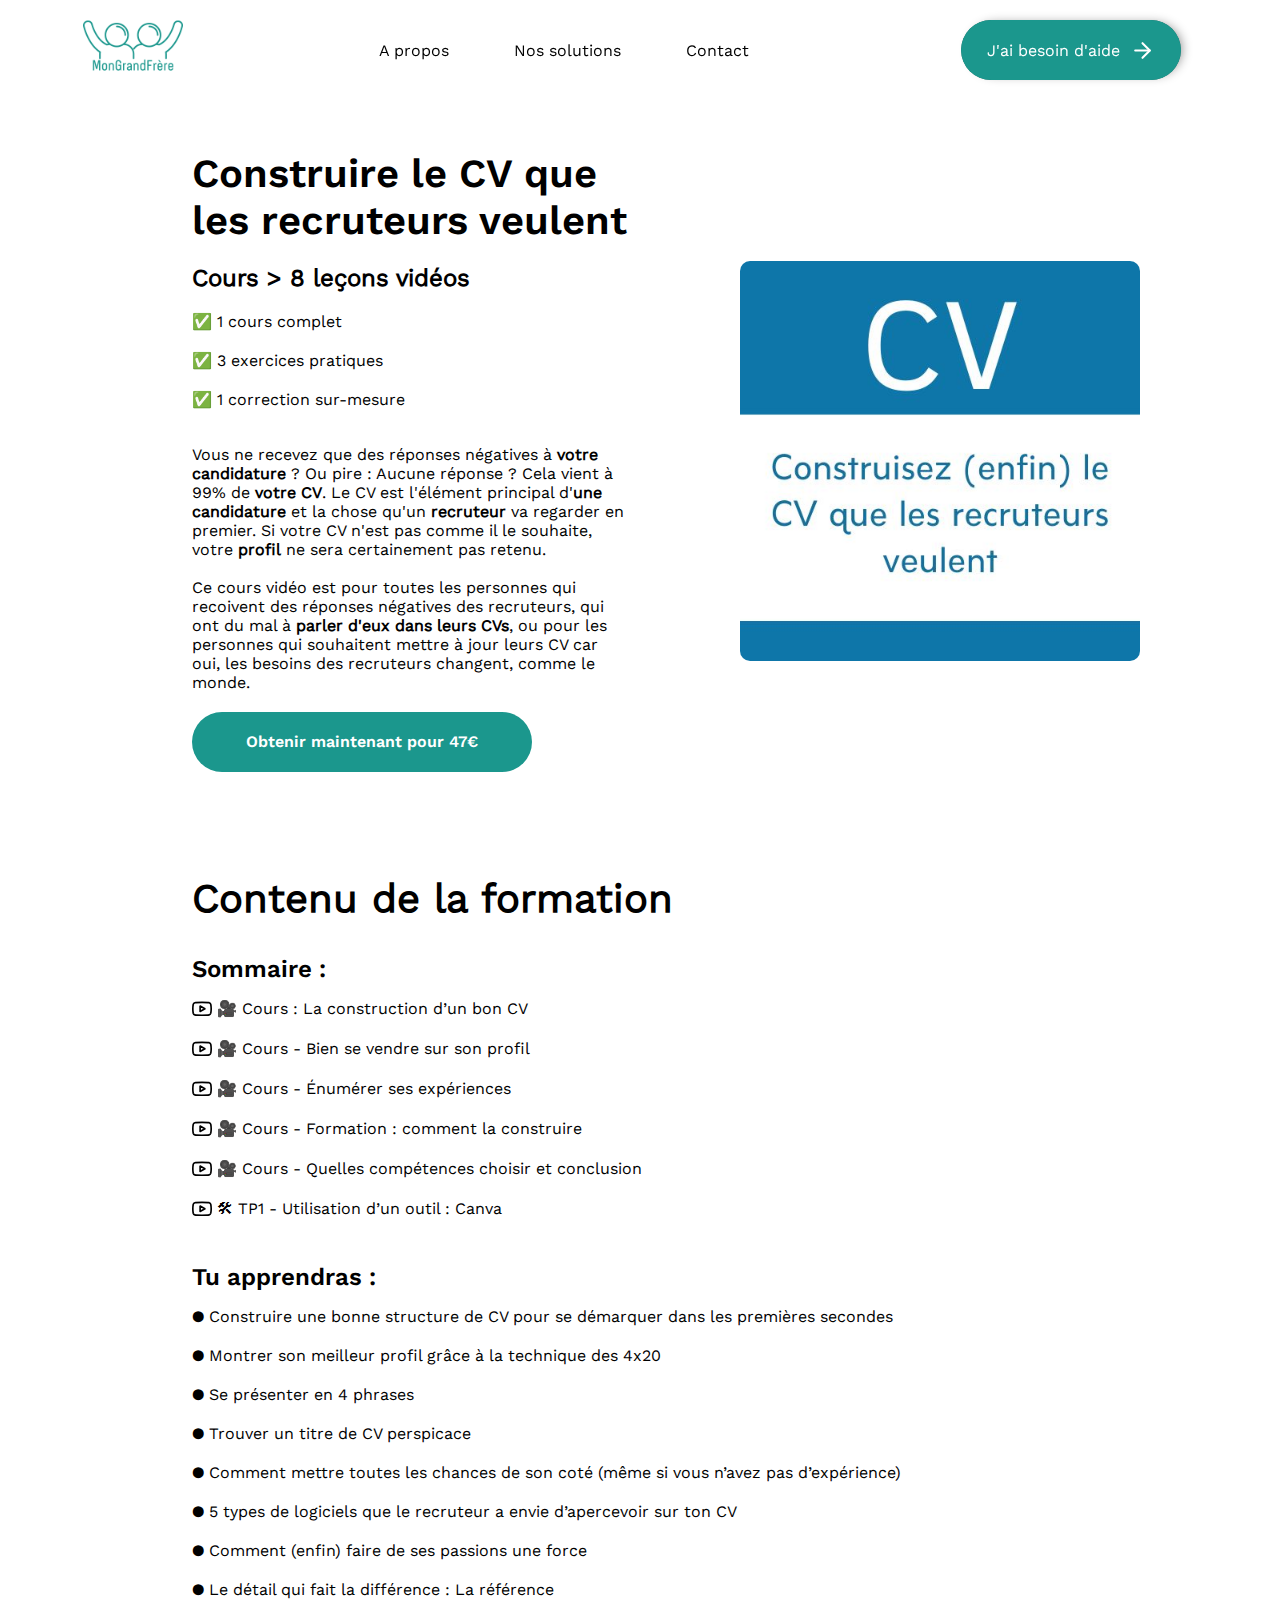
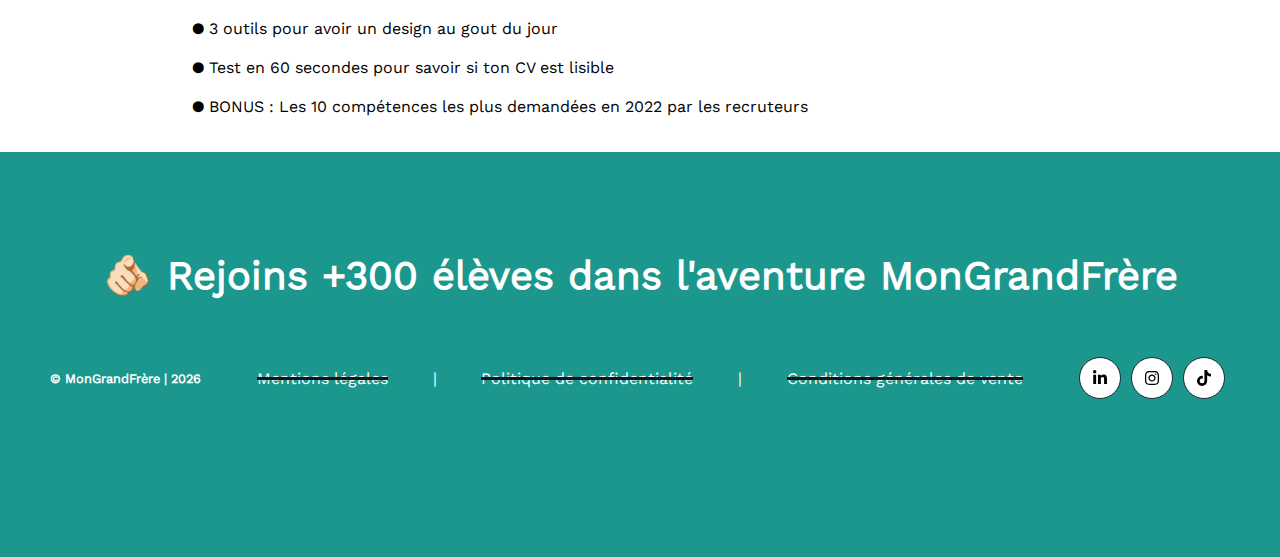
<file: course-cv.html>
<!DOCTYPE html>
<html lang="fr">
  <head>
    <meta charset="UTF-8" />
    <meta http-equiv="X-UA-Compatible" content="IE=edge" />
    <meta name="viewport" content="width=device-width, initial-scale=1.0" />
    <title>Construire le CV que les recruteurs veulent › MonGrandFrère</title>
    <meta name="description" content="Vous recherchez un stage, une alternance ou un emploi ? Nous vous proposons des formations pour apprendre à comment rédiger un CV, faire une lettre de motivation ou réussir un entretien professionnel">
    <link rel="stylesheet" href="course.css" />
    <link rel="shortcut icon" href="assets/icones/favicon-mgf.png" type="image/x-icon">
  </head>

  <body>
    <nav class="primary-navigation">
      <a href="index.html"
        ><img
          class="logo-mgf"
          src="assets/icones/logo-mgf-greenwhite.png"
          alt="logo de MonGrandFrère"
      /></a>
      <button class="nav-toggler" type="button" aria-label="toggle curtain navigation">
        <span class="line l1"></span>
        <span class="line l2"></span>
        <span class="line l3"></span>
      </button>
      <div class="mobile-nav">
          <ul class="mobile-nav-ul">
            <li><a class="nav-anchor" href="about.html">A propos</a></li>
            <li>
              <a class="nav-anchor" href="products-students.html">Nos solutions</a>
            </li>
            <li><a class="nav-anchor" href="contact.html">Contact</a></li>
          </ul>
          <div class="btn-container active">
            <a class="main-anchor" href="call.html">
              <button class="main-btn">
              <span class="text">J'ai besoin d'aide</span>
              <div class="icon-container">
                <div class="icon icon--left">
                  <img src="assets/icones/arrow-right.svg" alt="fleche" />
                </div>
                <div class="icon icon--right">
                  <img src="assets/icones/arrow-right.svg" alt="fleche" />
                </div>
              </div>
            </button>
          </a>
          </div>
      </div>
      <ul class="nav-ul">
        <li><a class="nav-anchor" href="about.html">A propos</a></li>
        <li>
          <a class="nav-anchor" href="products-students.html">Nos solutions</a>
        </li>
        <li><a class="nav-anchor" href="contact.html">Contact</a></li>
      </ul>
      <div class="btn-container">
        <a class="main-anchor" href="call.html">
          <button class="main-btn">
          <span class="text">J'ai besoin d'aide</span>
          <div class="icon-container">
            <div class="icon icon--left">
              <img src="assets/icones/arrow-right.svg" alt="fleche" />
            </div>
            <div class="icon icon--right">
              <img src="assets/icones/arrow-right.svg" alt="fleche" />
            </div>
          </div>
        </button>
      </a>
      </div>
    </nav>
    
    <section class="item-section">
        <div class="item">
            <h1>Construire le CV que les recruteurs veulent</h1> 
       <h2 class="title-course">Cours > 8 leçons vidéos</h2>
       <img class="mobile-product-item" src="assets/images/img-product-cv.jpg" alt="image de la formation">
       <ul class="item-ul">
           <li>✅ 1 cours complet</li>
           <li>✅ 3 exercices pratiques</li>
           <li>✅ 1 correction sur-mesure</li>
       </ul>
       <p>Vous ne recevez que des réponses négatives à <b>votre candidature</b> ? Ou pire : Aucune réponse ? Cela vient à 99% de <b>votre CV</b>. Le CV est l'élément principal d'<b>une candidature</b> et la chose qu'un <b>recruteur</b> va regarder en premier. Si votre CV n'est pas comme il le souhaite, votre <b>profil</b> ne sera certainement pas retenu. <br><br> Ce cours vidéo est pour toutes les personnes qui recoivent des réponses négatives des recruteurs, qui ont du mal à <b>parler d'eux dans leurs CVs</b>, ou pour les personnes qui souhaitent mettre à jour leurs CV car oui, les besoins des recruteurs changent, comme le monde.
    </p>
    <a class="simple-btn" href="https://buy.stripe.com/4gwaH6erY1e9e2Y28j">Obtenir maintenant pour 47€</a>
</div>
    <img class="product-item" src="assets/images/img-product-cv.jpg" alt="image de la formation">
    </section>

    <section class="description-section">
        <h2>Contenu de la formation</h2>
        <h3>Sommaire :</h3>
        <ul>
            <li><img src="assets/icones/video.svg" alt="icone de vidéo formation"> 🎥 Cours : La construction d’un bon CV</li>
            <li><img src="assets/icones/video.svg" alt="icone de vidéo formation"> 🎥 Cours - Bien se vendre sur son profil</li>
            <li><img src="assets/icones/video.svg" alt="icone de vidéo formation"> 🎥 Cours - Énumérer ses expériences</li>
            <li><img src="assets/icones/video.svg" alt="icone de vidéo formation"> 🎥 Cours - Formation : comment la construire</li>
            <li><img src="assets/icones/video.svg" alt="icone de vidéo formation"> 🎥 Cours - Quelles compétences choisir et conclusion</li>
            <li><img src="assets/icones/video.svg" alt="icone de vidéo formation"> 🛠 TP1 - Utilisation d’un outil : Canva</li>
        </ul>
        <h3>Tu apprendras :</h3>
        <ul>
            <li>● Construire une bonne structure de CV pour se démarquer dans les premières secondes</li>
            <li>● Montrer son meilleur profil grâce à la technique des 4x20</li>
            <li>● Se présenter en 4 phrases</li>
            <li>● Trouver un titre de CV perspicace</li>
            <li>● Comment mettre toutes les chances de son coté (même si vous n’avez pas d’expérience)</li>
            <li>● 5 types de logiciels que le recruteur a envie d’apercevoir sur ton CV</li>
            <li>● Comment (enfin) faire de ses passions une force</li>
            <li>● Le détail qui fait la différence : La référence</li>
            <li>● 3 outils pour avoir un design au gout du jour</li>
            <li>● Test en 60 secondes pour savoir si ton CV est lisible</li>
            <li>● BONUS : Les 10 compétences les plus demandées en 2022 par les recruteurs</li>
        </ul>
    </section>

    <footer>
      <div class="checklist-part">
        <h2>🫵🏻 Rejoins +300 élèves dans l'aventure MonGrandFrère</h2>
      </div>
      <div class="footer-part">
        <h5>© MonGrandFrère | <span id="year"></span></h5>
        <div class="link-part">
          <div class="footer-nav">
            <a class="footer-anchor" href="ml.html">Mentions légales</a> |
            <a class="footer-anchor" href="pdc.html">Politique de confidentialité</a> |
            <a class="footer-anchor" href="cgv.html">Conditions générales de vente</a>
          </div>
        </div>
        <div class="social-media">
          <a href="https://www.linkedin.com/company/mongrandfrere/" target="_blank" title="Linkedin" class="socials-item">
            <img src="assets/icones/linkedin-in.svg" alt="icone de Linkedin" />
          </a>
          <a href="https://www.instagram.com/mon.grand.frere/" target="_blank" title="Instagram" class="socials-item">
            <img src="assets/icones/instagram.svg" alt="icone d'Instagram" />
          </a>
          <a href="https://www.tiktok.com/@mon.grand.frere?_t=8Y45KE3BSfG&_r=1" target="_blank" title="tiktok" class="socials-item">
            <img src="assets/icones/tiktok.svg" alt="icone de tiktok" />
          </a>
        </div>
      </div>
    </footer>
    <script src="script.js"></script>
    <script src="//code.tidio.co/9reu4v2eozfiknpwr9drnzfkueiq8j2n.js" async></script>
  </body>
      </html>
</file>
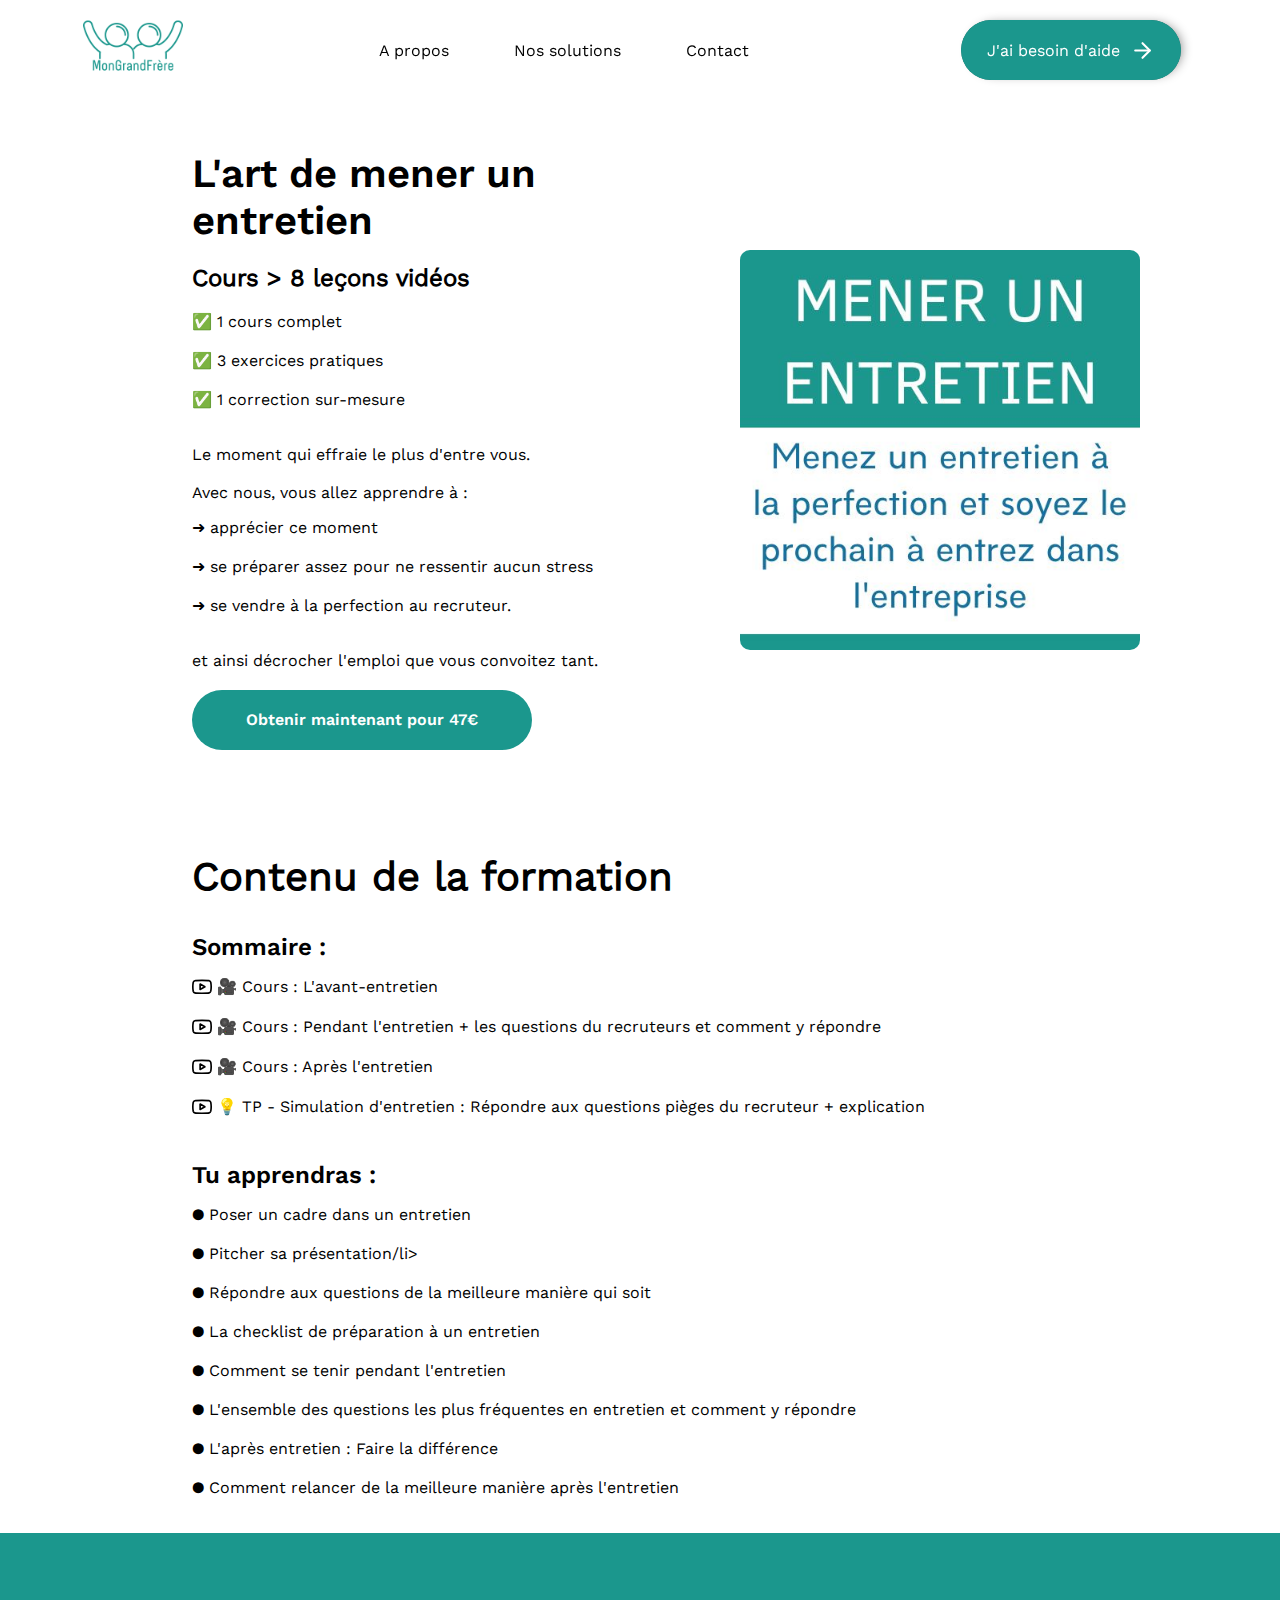
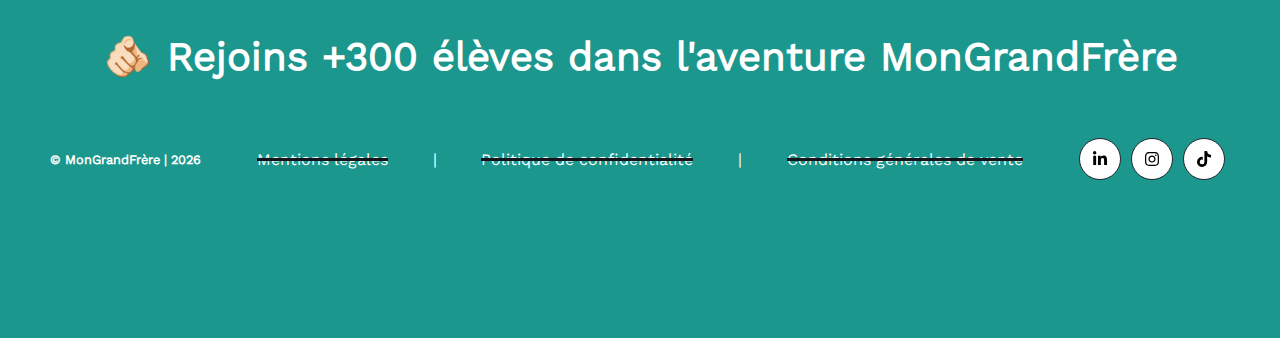
<file: course-en.html>
<!DOCTYPE html>
<html lang="fr">
  <head>
    <meta charset="UTF-8" />
    <meta http-equiv="X-UA-Compatible" content="IE=edge" />
    <meta name="viewport" content="width=device-width, initial-scale=1.0" />
    <title>L'art de mener un entretien › MonGrandFrère</title>
    <meta name="description" content="Vous recherchez un stage, une alternance ou un emploi ? Nous vous proposons des formations pour apprendre à comment rédiger un CV, faire une lettre de motivation ou réussir un entretien professionnel">
    <link rel="stylesheet" href="course.css" />
    <link rel="shortcut icon" href="assets/icones/favicon-mgf.png" type="image/x-icon">
  </head>

  <body>
    <nav class="primary-navigation">
      <a href="index.html"
        ><img
          class="logo-mgf"
          src="assets/icones/logo-mgf-greenwhite.png"
          alt="logo de MonGrandFrère"
      /></a>
      <button class="nav-toggler" type="button" aria-label="toggle curtain navigation">
        <span class="line l1"></span>
        <span class="line l2"></span>
        <span class="line l3"></span>
      </button>
      <div class="mobile-nav">
          <ul class="mobile-nav-ul">
            <li><a class="nav-anchor" href="about.html">A propos</a></li>
            <li>
              <a class="nav-anchor" href="products-students.html">Nos solutions</a>
            </li>
            <li><a class="nav-anchor" href="contact.html">Contact</a></li>
          </ul>
          <div class="btn-container active">
            <a class="main-anchor" href="call.html">
              <button class="main-btn">
              <span class="text">J'ai besoin d'aide</span>
              <div class="icon-container">
                <div class="icon icon--left">
                  <img src="assets/icones/arrow-right.svg" alt="fleche" />
                </div>
                <div class="icon icon--right">
                  <img src="assets/icones/arrow-right.svg" alt="fleche" />
                </div>
              </div>
            </button>
          </a>
          </div>
      </div>
      <ul class="nav-ul">
        <li><a class="nav-anchor" href="about.html">A propos</a></li>
        <li>
          <a class="nav-anchor" href="products-students.html">Nos solutions</a>
        </li>
        <li><a class="nav-anchor" href="contact.html">Contact</a></li>
      </ul>
      <div class="btn-container">
        <a class="main-anchor" href="call.html">
          <button class="main-btn">
          <span class="text">J'ai besoin d'aide</span>
          <div class="icon-container">
            <div class="icon icon--left">
              <img src="assets/icones/arrow-right.svg" alt="fleche" />
            </div>
            <div class="icon icon--right">
              <img src="assets/icones/arrow-right.svg" alt="fleche" />
            </div>
          </div>
        </button>
      </a>
      </div>
    </nav>
    
    <section class="item-section">
        <div class="item">
            <h1>L'art de mener un entretien</h1> 
       <h2 class="title-course">Cours > 8 leçons vidéos</h2>
       <img class="mobile-product-item" src="assets/images/img-product-entretien.jpg" alt="image de la formation">
       <ul class="item-ul">
           <li>✅ 1 cours complet</li>
           <li>✅ 3 exercices pratiques</li>
           <li>✅ 1 correction sur-mesure</li>
       </ul>
       <p>Le moment qui effraie le plus d'entre vous. <br><br>Avec nous, vous allez apprendre à : <ul><li>➜ apprécier ce moment</li><li>➜ se préparer assez pour ne ressentir aucun stress </li><li>➜ se vendre à la perfection au recruteur.</li></ul><p>et ainsi décrocher l'emploi que vous convoitez tant.</p>
    <a class="simple-btn" href="https://buy.stripe.com/4gw16w0B8aOJ6Aw28f">Obtenir maintenant pour 47€</a>
</div>
    <img class="product-item" src="assets/images/img-product-entretien.jpg" alt="image de la formation">
    </section>

    <section class="description-section">
        <h2>Contenu de la formation</h2>
        <h3>Sommaire :</h3>
        <ul>
            <li><img src="assets/icones/video.svg" alt="icone de vidéo formation"> 🎥 Cours : L'avant-entretien</li>
            <li><img src="assets/icones/video.svg" alt="icone de vidéo formation"> 🎥 Cours : Pendant l'entretien + les questions du recruteurs et comment y répondre</li>
            <li><img src="assets/icones/video.svg" alt="icone de vidéo formation"> 🎥 Cours : Après l'entretien</li>
            <li><img src="assets/icones/video.svg" alt="icone de vidéo formation"> 💡 TP - Simulation d'entretien : Répondre aux questions pièges du recruteur + explication</li>
        </ul>
        <h3>Tu apprendras :</h3>
        <ul>
            <li>● Poser un cadre dans un entretien</li>
            <li>● Pitcher sa présentation/li>
            <li>● Répondre aux questions de la meilleure manière qui soit</li>
            <li>● La checklist de préparation à un entretien </li>
            <li>● Comment se tenir pendant l'entretien</li>
            <li>● L'ensemble des questions les plus fréquentes en entretien et comment y répondre</li>
            <li>● L'après entretien : Faire la différence</li>
            <li>● Comment relancer de la meilleure manière après l'entretien</li>
        </ul>
    </section>

    <footer>
      <div class="checklist-part">
        <h2>🫵🏻 Rejoins +300 élèves dans l'aventure MonGrandFrère</h2>
      </div>
      <div class="footer-part">
        <h5>© MonGrandFrère | <span id="year"></span></h5>
        <div class="link-part">
          <div class="footer-nav">
            <a class="footer-anchor" href="ml.html">Mentions légales</a> |
            <a class="footer-anchor" href="pdc.html">Politique de confidentialité</a> |
            <a class="footer-anchor" href="cgv.html">Conditions générales de vente</a>
          </div>
        </div>
        <div class="social-media">
          <a href="https://www.linkedin.com/company/mongrandfrere/" target="_blank" title="Linkedin" class="socials-item">
            <img src="assets/icones/linkedin-in.svg" alt="icone de Linkedin" />
          </a>
          <a href="https://www.instagram.com/mon.grand.frere/" target="_blank" title="Instagram" class="socials-item">
            <img src="assets/icones/instagram.svg" alt="icone d'Instagram" />
          </a>
          <a href="https://www.tiktok.com/@mon.grand.frere?_t=8Y45KE3BSfG&_r=1" target="_blank" title="tiktok" class="socials-item">
            <img src="assets/icones/tiktok.svg" alt="icone de tiktok" />
          </a>
        </div>
      </div>
    </footer>
    <script src="script.js"></script>
    <script src="//code.tidio.co/9reu4v2eozfiknpwr9drnzfkueiq8j2n.js" async></script>
  </body>
      </html>
</file>
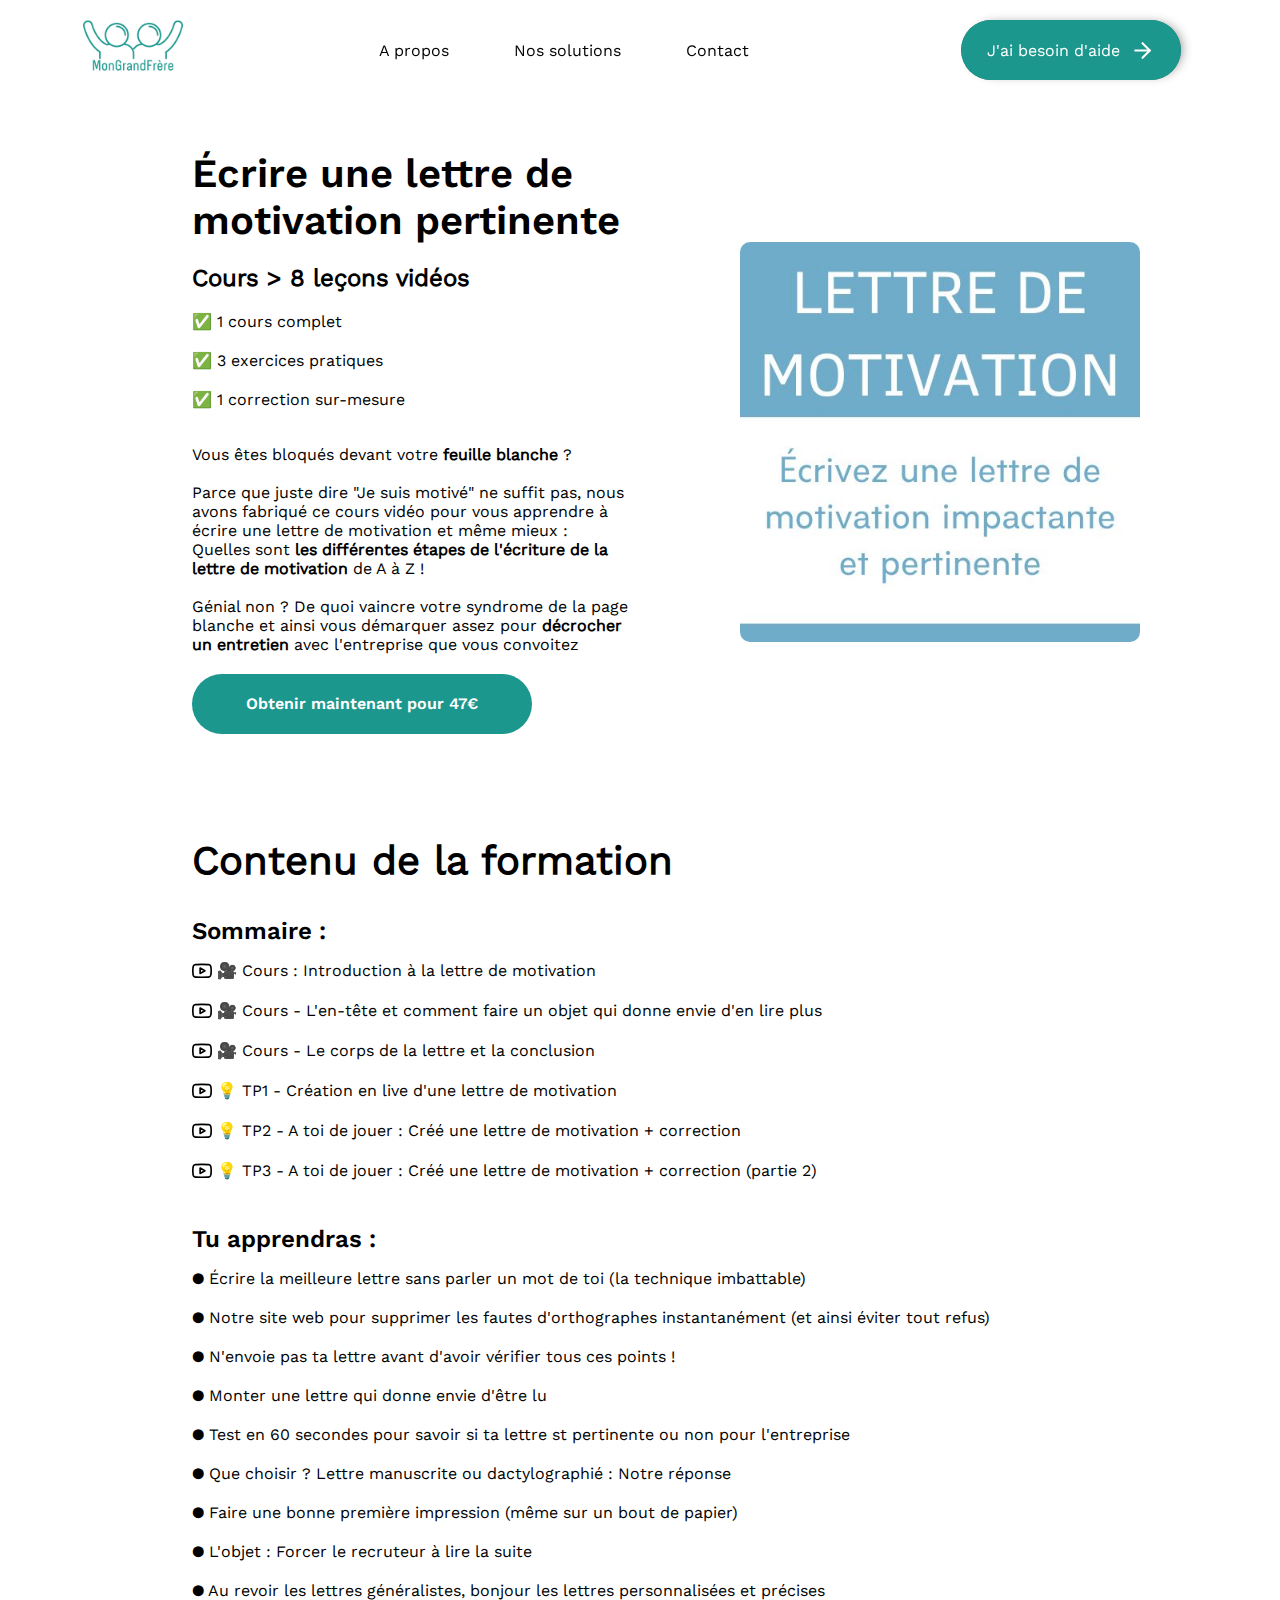
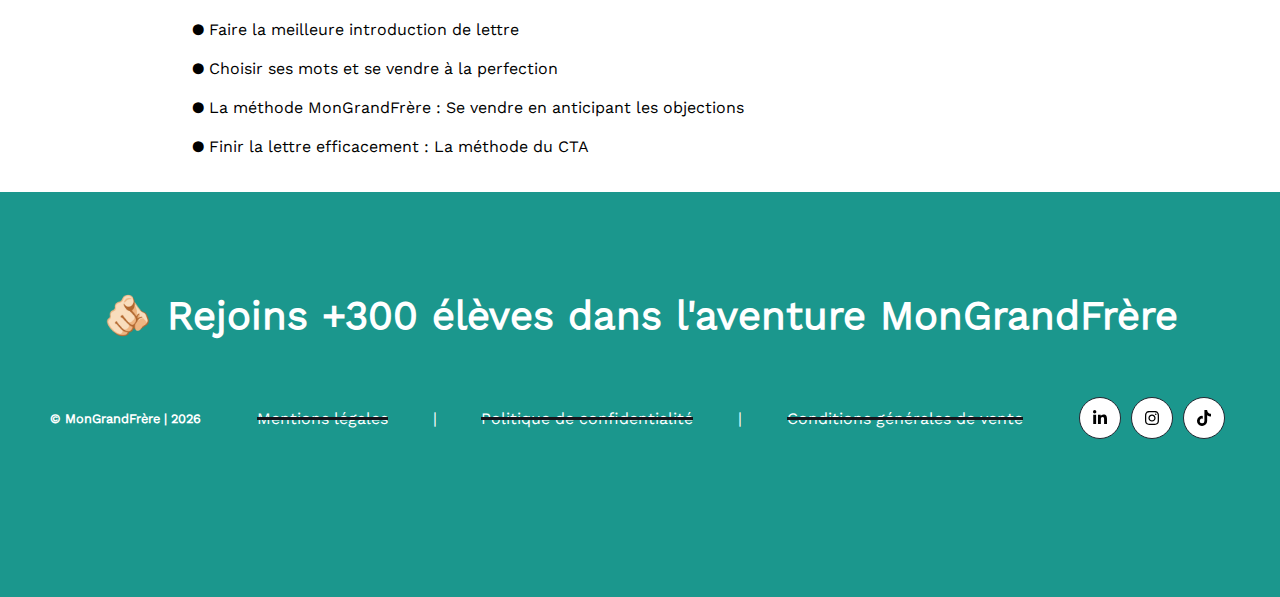
<file: course-lm.html>
<!DOCTYPE html>
<html lang="fr">
  <head>
    <meta charset="UTF-8" />
    <meta http-equiv="X-UA-Compatible" content="IE=edge" />
    <meta name="viewport" content="width=device-width, initial-scale=1.0" />
    <title>Écrire une lettre de motivation pertinente › MonGrandFrère</title>
    <meta name="description" content="Vous recherchez un stage, une alternance ou un emploi ? Nous vous proposons des formations pour apprendre à comment rédiger un CV, faire une lettre de motivation ou réussir un entretien professionnel">
    <link rel="stylesheet" href="course.css" />
    <link rel="shortcut icon" href="assets/icones/favicon-mgf.png" type="image/x-icon">
  </head>

  <body>
    <nav class="primary-navigation">
      <a href="index.html"
        ><img
          class="logo-mgf"
          src="assets/icones/logo-mgf-greenwhite.png"
          alt="logo de MonGrandFrère"
      /></a>
      <button class="nav-toggler" type="button" aria-label="toggle curtain navigation">
        <span class="line l1"></span>
        <span class="line l2"></span>
        <span class="line l3"></span>
      </button>
      <div class="mobile-nav">
          <ul class="mobile-nav-ul">
            <li><a class="nav-anchor" href="about.html">A propos</a></li>
            <li>
              <a class="nav-anchor" href="products-students.html">Nos solutions</a>
            </li>
            <li><a class="nav-anchor" href="contact.html">Contact</a></li>
          </ul>
          <div class="btn-container active">
            <a class="main-anchor" href="call.html">
              <button class="main-btn">
              <span class="text">J'ai besoin d'aide</span>
              <div class="icon-container">
                <div class="icon icon--left">
                  <img src="assets/icones/arrow-right.svg" alt="fleche" />
                </div>
                <div class="icon icon--right">
                  <img src="assets/icones/arrow-right.svg" alt="fleche" />
                </div>
              </div>
            </button>
          </a>
          </div>
      </div>
      <ul class="nav-ul">
        <li><a class="nav-anchor" href="about.html">A propos</a></li>
        <li>
          <a class="nav-anchor" href="products-students.html">Nos solutions</a>
        </li>
        <li><a class="nav-anchor" href="contact.html">Contact</a></li>
      </ul>
      <div class="btn-container">
        <a class="main-anchor" href="call.html">
          <button class="main-btn">
          <span class="text">J'ai besoin d'aide</span>
          <div class="icon-container">
            <div class="icon icon--left">
              <img src="assets/icones/arrow-right.svg" alt="fleche" />
            </div>
            <div class="icon icon--right">
              <img src="assets/icones/arrow-right.svg" alt="fleche" />
            </div>
          </div>
        </button>
      </a>
      </div>
    </nav>
    
    <section class="item-section">
        <div class="item">
            <h1>Écrire une lettre de motivation pertinente</h1> 
       <h2 class="title-course">Cours > 8 leçons vidéos</h2>
       <img class="mobile-product-item" src="assets/images/img-product-lettre.jpg" alt="image de la formation">
       <ul class="item-ul">
           <li>✅ 1 cours complet</li>
           <li>✅ 3 exercices pratiques</li>
           <li>✅ 1 correction sur-mesure</li>
       </ul>
       <p>Vous êtes bloqués devant votre <b>feuille blanche</b> ? <br><br>Parce que juste dire "Je suis motivé" ne suffit pas, nous avons fabriqué ce cours vidéo pour vous apprendre à écrire une lettre de motivation et même mieux : Quelles sont <b>les différentes étapes de l'écriture de la lettre de motivation</b> de A à Z ! <br><br>Génial non ? De quoi vaincre votre syndrome de la page blanche et ainsi vous démarquer assez pour <b>décrocher un entretien</b> avec l'entreprise que vous convoitez</p>
    <a class="simple-btn" href="https://buy.stripe.com/eVa8yY97E9KF2kg6oy">Obtenir maintenant pour 47€</a>
</div>
    <img class="product-item" src="assets/images/img-product-lettre.jpg" alt="image de la formation">
    </section>

    <section class="description-section">
        <h2>Contenu de la formation</h2>
        <h3>Sommaire :</h3>
        <ul>
            <li><img src="assets/icones/video.svg" alt="icone de vidéo formation"> 🎥 Cours : Introduction à la lettre de motivation</li>
            <li><img src="assets/icones/video.svg" alt="icone de vidéo formation"> 🎥 Cours - L'en-tête et comment faire un objet qui donne envie d'en lire plus</li>
            <li><img src="assets/icones/video.svg" alt="icone de vidéo formation"> 🎥 Cours - Le corps de la lettre et la conclusion</li>
            <li><img src="assets/icones/video.svg" alt="icone de vidéo formation"> 💡 TP1 - Création en live d'une lettre de motivation</li>
            <li><img src="assets/icones/video.svg" alt="icone de vidéo formation"> 💡 TP2 - A toi de jouer : Créé une lettre de motivation + correction</li>
            <li><img src="assets/icones/video.svg" alt="icone de vidéo formation"> 💡 TP3 - A toi de jouer : Créé une lettre de motivation + correction (partie 2)</li>
        </ul>
        <h3>Tu apprendras :</h3>
        <ul>
            <li>● Écrire la meilleure lettre sans parler un mot de toi (la technique imbattable)</li>
            <li>● Notre site web pour supprimer les fautes d'orthographes instantanément (et ainsi éviter tout refus)</li>
            <li>● N'envoie pas ta lettre avant d'avoir vérifier tous ces points !</li>
            <li>● Monter une lettre qui donne envie d'être lu</li>
            <li>● Test en 60 secondes pour savoir si ta lettre st pertinente ou non pour l'entreprise</li>
            <li>● Que choisir ? Lettre manuscrite ou dactylographié : Notre réponse</li>
            <li>● Faire une bonne première impression (même sur un bout de papier)</li>
            <li>● L'objet : Forcer le recruteur à lire la suite</li>
            <li>● Au revoir les lettres généralistes, bonjour les lettres personnalisées et précises</li>
            <li>● Faire la meilleure introduction de lettre</li>
            <li>● Choisir ses mots et se vendre à la perfection</li>
            <li>● La méthode MonGrandFrère : Se vendre en anticipant les objections</li>
            <li>● Finir la lettre efficacement : La méthode du CTA</li>
        </ul>
    </section>

    <footer>
      <div class="checklist-part">
        <h2>🫵🏻 Rejoins +300 élèves dans l'aventure MonGrandFrère</h2>
      </div>
      <div class="footer-part">
        <h5>© MonGrandFrère | <span id="year"></span></h5>
        <div class="link-part">
          <div class="footer-nav">
            <a class="footer-anchor" href="ml.html">Mentions légales</a> |
            <a class="footer-anchor" href="pdc.html">Politique de confidentialité</a> |
            <a class="footer-anchor" href="cgv.html">Conditions générales de vente</a>
          </div>
        </div>
        <div class="social-media">
          <a href="https://www.linkedin.com/company/mongrandfrere/" target="_blank" title="Linkedin" class="socials-item">
            <img src="assets/icones/linkedin-in.svg" alt="icone de Linkedin" />
          </a>
          <a href="https://www.instagram.com/mon.grand.frere/" target="_blank" title="Instagram" class="socials-item">
            <img src="assets/icones/instagram.svg" alt="icone d'Instagram" />
          </a>
          <a href="https://www.tiktok.com/@mon.grand.frere?_t=8Y45KE3BSfG&_r=1" target="_blank" title="tiktok" class="socials-item">
            <img src="assets/icones/tiktok.svg" alt="icone de tiktok" />
          </a>
        </div>
      </div>
    </footer>
    <script src="script.js"></script>
    <script src="//code.tidio.co/9reu4v2eozfiknpwr9drnzfkueiq8j2n.js" async></script>
  </body>
      </html>
</file>
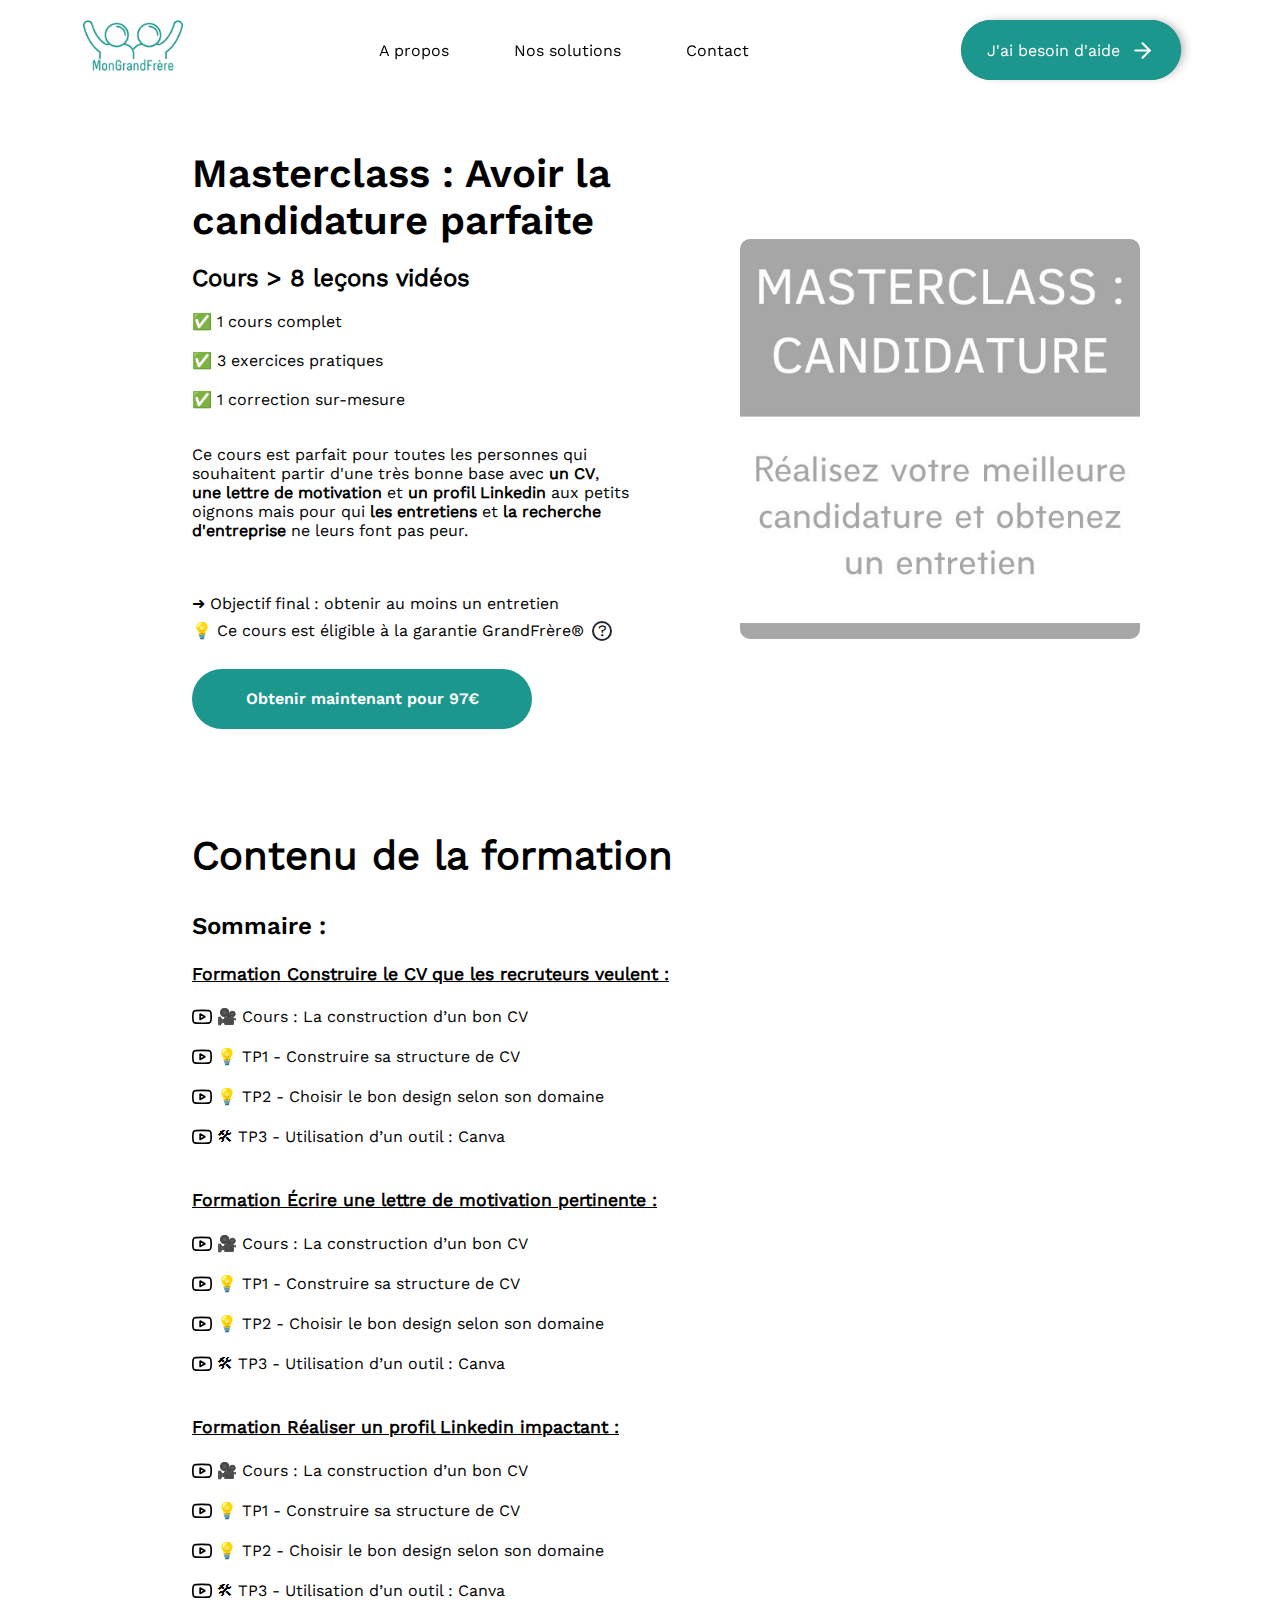
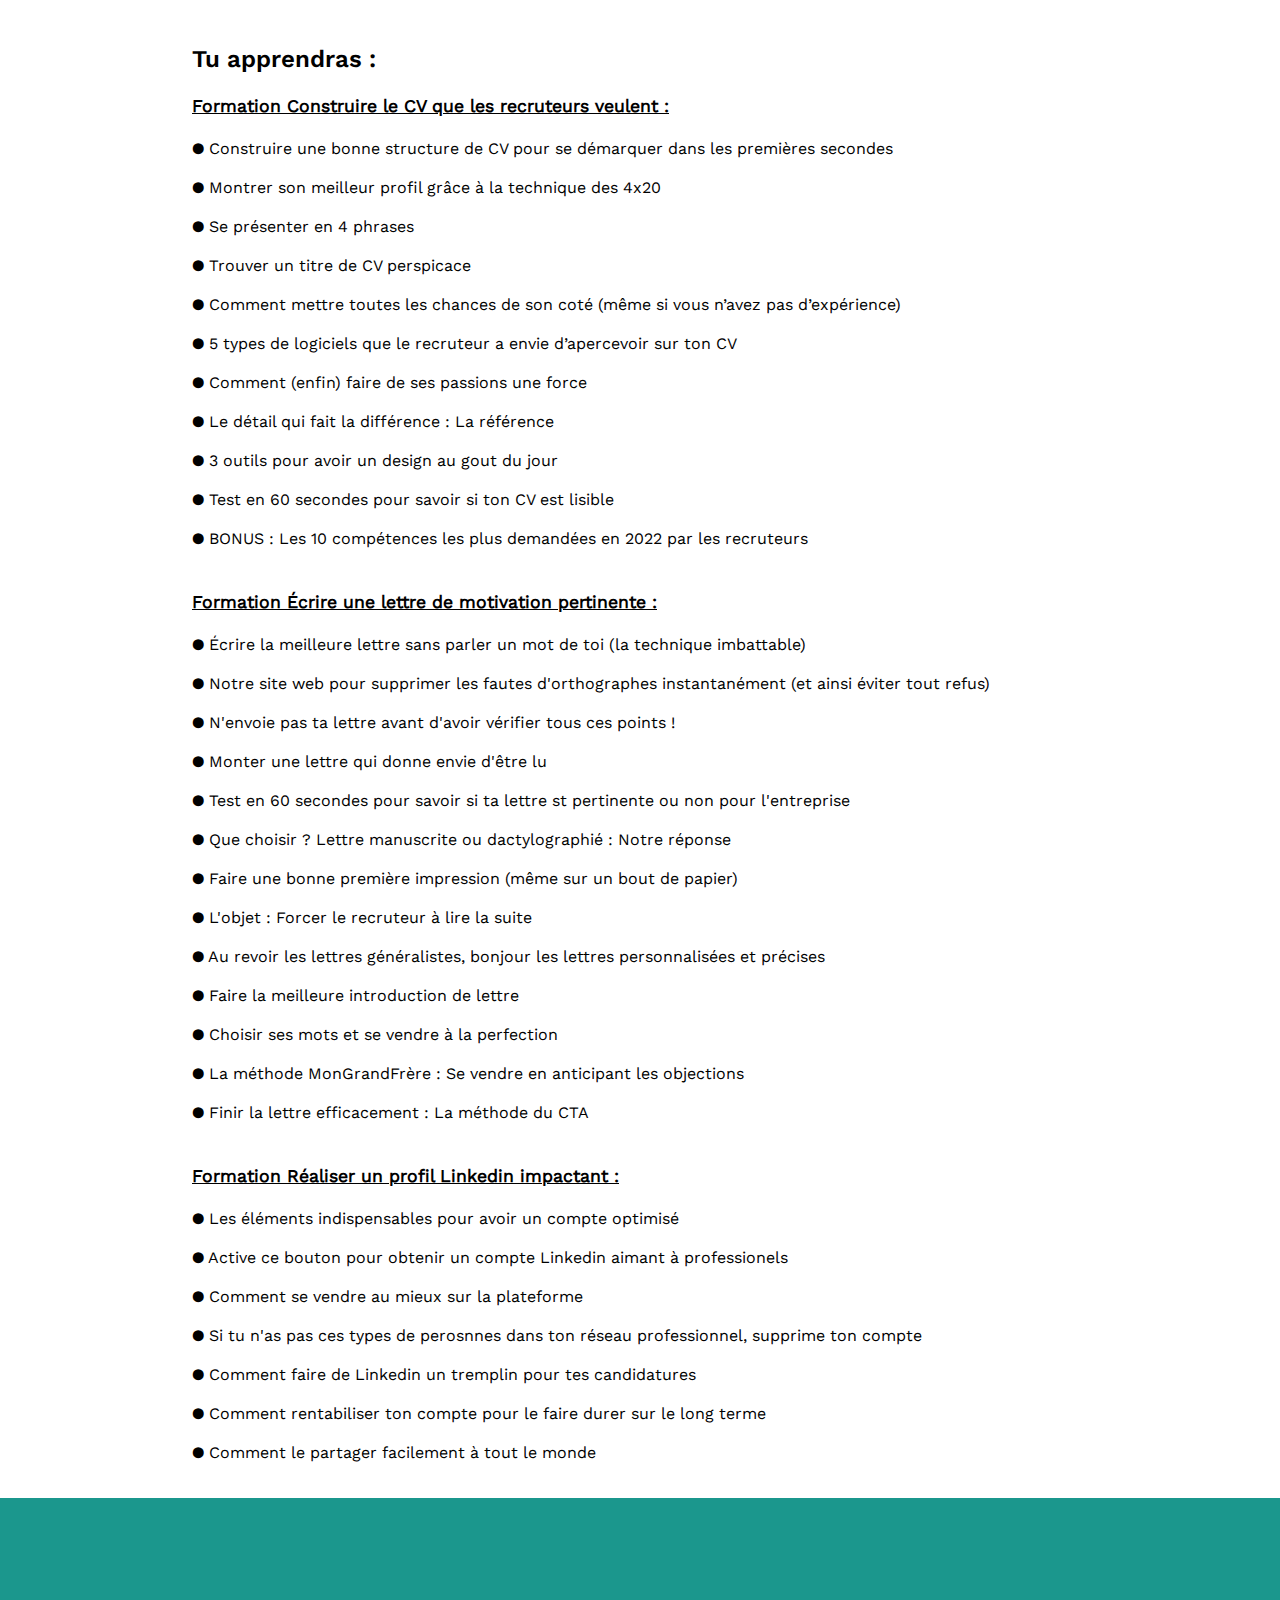
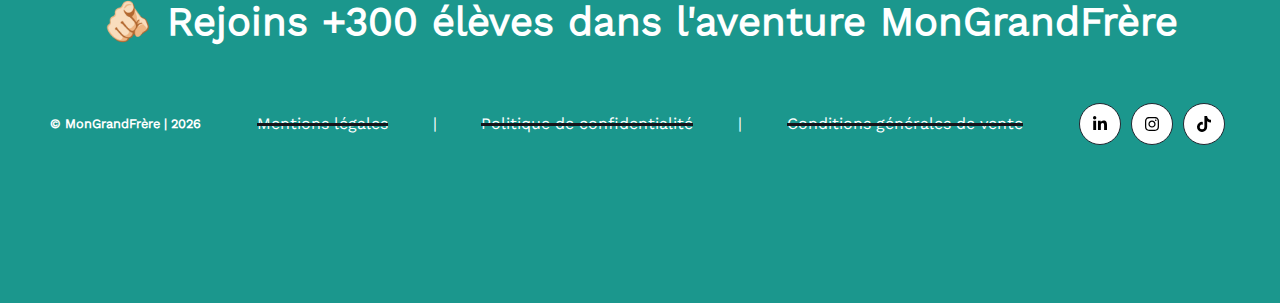
<file: course-mc-ca.html>
<!DOCTYPE html>
<html lang="fr">
  <head>
    <meta charset="UTF-8" />
    <meta http-equiv="X-UA-Compatible" content="IE=edge" />
    <meta name="viewport" content="width=device-width, initial-scale=1.0" />
    <title>Masterclass Candidature parfaite › MonGrandFrère</title>
    <meta name="description" content="Vous recherchez un stage, une alternance ou un emploi ? Nous vous proposons des formations pour apprendre à comment rédiger un CV, faire une lettre de motivation ou réussir un entretien professionnel">
    <link rel="stylesheet" href="course.css" />
    <link rel="shortcut icon" href="assets/icones/favicon-mgf.png" type="image/x-icon">
  </head>

  <body>
    <nav class="primary-navigation">
      <a href="index.html"
        ><img
          class="logo-mgf"
          src="assets/icones/logo-mgf-greenwhite.png"
          alt="logo de MonGrandFrère"
      /></a>
      <button class="nav-toggler" type="button" aria-label="toggle curtain navigation">
        <span class="line l1"></span>
        <span class="line l2"></span>
        <span class="line l3"></span>
      </button>
      <div class="mobile-nav">
          <ul class="mobile-nav-ul">
            <li><a class="nav-anchor" href="about.html">A propos</a></li>
            <li>
              <a class="nav-anchor" href="products-students.html">Nos solutions</a>
            </li>
            <li><a class="nav-anchor" href="contact.html">Contact</a></li>
          </ul>
          <div class="btn-container active">
            <a class="main-anchor" href="call.html">
              <button class="main-btn">
              <span class="text">J'ai besoin d'aide</span>
              <div class="icon-container">
                <div class="icon icon--left">
                  <img src="assets/icones/arrow-right.svg" alt="fleche" />
                </div>
                <div class="icon icon--right">
                  <img src="assets/icones/arrow-right.svg" alt="fleche" />
                </div>
              </div>
            </button>
          </a>
          </div>
      </div>
      <ul class="nav-ul">
        <li><a class="nav-anchor" href="about.html">A propos</a></li>
        <li>
          <a class="nav-anchor" href="products-students.html">Nos solutions</a>
        </li>
        <li><a class="nav-anchor" href="contact.html">Contact</a></li>
      </ul>
      <div class="btn-container">
        <a class="main-anchor" href="call.html">
          <button class="main-btn">
          <span class="text">J'ai besoin d'aide</span>
          <div class="icon-container">
            <div class="icon icon--left">
              <img src="assets/icones/arrow-right.svg" alt="fleche" />
            </div>
            <div class="icon icon--right">
              <img src="assets/icones/arrow-right.svg" alt="fleche" />
            </div>
          </div>
        </button>
      </a>
      </div>
    </nav>
    
    <section class="item-section">
        <div class="item">
            <h1>Masterclass : Avoir la candidature parfaite</h1> 
       <h2 class="title-course">Cours > 8 leçons vidéos</h2>
       <img class="mobile-product-item" src="assets/images/img-product-masterclass-candidature.jpg" alt="image de la formation">
       <ul class="item-ul">
           <li>✅ 1 cours complet</li>
           <li>✅ 3 exercices pratiques</li>
           <li>✅ 1 correction sur-mesure</li>
       </ul>
       <p>Ce cours est parfait pour toutes les personnes qui souhaitent partir d'une très bonne base avec <b>un CV</b>, <b>une lettre de motivation</b> et <b>un profil Linkedin</b> aux petits oignons mais pour qui <b>les entretiens</b> et <b>la recherche d'entreprise</b> ne leurs font pas peur.</p> 
          <br><br>➜ Objectif final : obtenir au moins un entretien
          <div class="title">
            💡 Ce cours est éligible à la garantie GrandFrère®
            <div class="tooltip">
              <div class="tooltip-spacing">
                <div class="tooltip-bg1"></div>
                <div class="tooltip-bg2"></div>
                <div class="tooltip-text">?</div>
              </div>
            </div>
            <svg class="popup-bg" xmlns="http://www.w3.org/2000/svg" viewBox="0 0 300 130" height="130" width="300">
              <path d="M36.5 12.695c15.9-2.4 32.556-4.284 82.977-3.815 79.67.74 121.785.26 145.294 5.51 18.483 4.13 34.333 11.696 33.382 32.11l-1.696 36.39c-1.01 21.68-11.678 29.377-21.934 30.838-14.884 2.12-29.72 3.52-54.512-.848C232.522 118.263 233.5 129 233.5 129s-1.992-7.686-32.218-14c-17.933-5.043-118.204 3.687-163.51-2.544-21.317-2.932-33.706-8.26-34.228-27.022L2.272 39.717c-.46-16.58 12.34-23.718 34.23-27.022z" fill="#303030" stroke="#000" />
            </svg>
            <svg class="popup-outline" xmlns="http://www.w3.org/2000/svg" viewBox="0 0 300 130" height="130" width="300">
              <g stroke-width="2" stroke-linecap="round">
                <path class="popup-outline-left" d="M233.5 129s-1.992-7.686-32.218-14c-17.933-5.043-118.204 3.687-163.51-2.544-21.317-2.932-33.706-8.26-34.228-27.022L2.272 39.717c-.46-16.58 12.34-23.718 34.23-27.022 15.897-2.4 32.554-4.284 82.975-3.815" fill="none" stroke="#303030" />
                <path class="popup-outline-right" d="M119.477 8.88c79.67.74 121.785.26 145.294 5.51 18.483 4.13 34.333 11.696 33.382 32.11l-1.696 36.39c-1.01 21.68-11.678 29.377-21.934 30.838-14.884 2.12-29.72 3.52-54.512-.848C232.522 118.263 233.5 129 233.5 129" fill="none" stroke="#303030" />
              </g>
            </svg>
            <div class="popup-text">
              La garantie GrandFrère® consiste à vous rembourser la formation intégralement si jamais l'objectif final n'est pas rempli (voir CGV)
            </div>
          </div>
    <a class="simple-btn" href="https://buy.stripe.com/6oEbLa97E6yt6Aw6ot">Obtenir maintenant pour 97€</a>
</div>
    <img class="product-item" src="assets/images/img-product-masterclass-candidature.jpg" alt="image de la formation">
    </section>

    <section class="description-section">
        <h2>Contenu de la formation</h2>
        <h3>Sommaire :</h3>
        <h4 style="text-decoration:underline;font-size:1.1rem;">Formation Construire le CV que les recruteurs veulent :</h4>
        <ul>
            <li><img src="assets/icones/video.svg" alt="icone de vidéo formation"> 🎥 Cours : La construction d’un bon CV</li>
            <li><img src="assets/icones/video.svg" alt="icone de vidéo formation"> 💡 TP1 - Construire sa structure de CV</li>
            <li><img src="assets/icones/video.svg" alt="icone de vidéo formation"> 💡 TP2 - Choisir le bon design selon son domaine</li>
            <li><img src="assets/icones/video.svg" alt="icone de vidéo formation"> 🛠 TP3 - Utilisation d’un outil : Canva</li>
        </ul>
        <h4 style="text-decoration:underline;font-size:1.1rem;">Formation Écrire une lettre de motivation pertinente :</h4>
        <ul>
            <li><img src="assets/icones/video.svg" alt="icone de vidéo formation"> 🎥 Cours : La construction d’un bon CV</li>
            <li><img src="assets/icones/video.svg" alt="icone de vidéo formation"> 💡 TP1 - Construire sa structure de CV</li>
            <li><img src="assets/icones/video.svg" alt="icone de vidéo formation"> 💡 TP2 - Choisir le bon design selon son domaine</li>
            <li><img src="assets/icones/video.svg" alt="icone de vidéo formation"> 🛠 TP3 - Utilisation d’un outil : Canva</li>
        </ul>
        <h4 style="text-decoration:underline;font-size:1.1rem;">Formation Réaliser un profil Linkedin impactant :</h4>
        <ul>
            <li><img src="assets/icones/video.svg" alt="icone de vidéo formation"> 🎥 Cours : La construction d’un bon CV</li>
            <li><img src="assets/icones/video.svg" alt="icone de vidéo formation"> 💡 TP1 - Construire sa structure de CV</li>
            <li><img src="assets/icones/video.svg" alt="icone de vidéo formation"> 💡 TP2 - Choisir le bon design selon son domaine</li>
            <li><img src="assets/icones/video.svg" alt="icone de vidéo formation"> 🛠 TP3 - Utilisation d’un outil : Canva</li>
        </ul>
        <h3>Tu apprendras :</h3>
        <h4 style="text-decoration:underline;font-size:1.1rem;">Formation Construire le CV que les recruteurs veulent :</h4>
        <ul>
            <li>● Construire une bonne structure de CV pour se démarquer dans les premières secondes</li>
            <li>● Montrer son meilleur profil grâce à la technique des 4x20</li>
            <li>● Se présenter en 4 phrases</li>
            <li>● Trouver un titre de CV perspicace</li>
            <li>● Comment mettre toutes les chances de son coté (même si vous n’avez pas d’expérience)</li>
            <li>● 5 types de logiciels que le recruteur a envie d’apercevoir sur ton CV</li>
            <li>● Comment (enfin) faire de ses passions une force</li>
            <li>● Le détail qui fait la différence : La référence</li>
            <li>● 3 outils pour avoir un design au gout du jour</li>
            <li>● Test en 60 secondes pour savoir si ton CV est lisible</li>
            <li>● BONUS : Les 10 compétences les plus demandées en 2022 par les recruteurs</li>
        </ul>

        <h4 style="text-decoration:underline;font-size:1.1rem;">Formation Écrire une lettre de motivation pertinente :</h4>
        <ul>
          <li>● Écrire la meilleure lettre sans parler un mot de toi (la technique imbattable)</li>
          <li>● Notre site web pour supprimer les fautes d'orthographes instantanément (et ainsi éviter tout refus)</li>
          <li>● N'envoie pas ta lettre avant d'avoir vérifier tous ces points !</li>
          <li>● Monter une lettre qui donne envie d'être lu</li>
          <li>● Test en 60 secondes pour savoir si ta lettre st pertinente ou non pour l'entreprise</li>
          <li>● Que choisir ? Lettre manuscrite ou dactylographié : Notre réponse</li>
          <li>● Faire une bonne première impression (même sur un bout de papier)</li>
          <li>● L'objet : Forcer le recruteur à lire la suite</li>
          <li>● Au revoir les lettres généralistes, bonjour les lettres personnalisées et précises</li>
          <li>● Faire la meilleure introduction de lettre</li>
          <li>● Choisir ses mots et se vendre à la perfection</li>
          <li>● La méthode MonGrandFrère : Se vendre en anticipant les objections</li>
          <li>● Finir la lettre efficacement : La méthode du CTA</li>
      </ul>

        <h4 style="text-decoration:underline;font-size:1.1rem;">Formation Réaliser un profil Linkedin impactant :</h4>
        <ul>
          <li>● Les éléments indispensables pour avoir un compte optimisé</li>
          <li>● Active ce bouton pour obtenir un compte Linkedin aimant à professionels</li>
          <li>● Comment se vendre au mieux sur la plateforme</li>
          <li>● Si tu n'as pas ces types de perosnnes dans ton réseau professionnel, supprime ton compte</li>
          <li>● Comment faire de Linkedin un tremplin pour tes candidatures</li>
          <li>● Comment rentabiliser ton compte pour le faire durer sur le long terme </li>
          <li>● Comment le partager facilement à tout le monde</li>
      </ul>
    </section>

    <footer>
      <div class="checklist-part">
        <h2>🫵🏻 Rejoins +300 élèves dans l'aventure MonGrandFrère</h2>
      </div>
      <div class="footer-part">
        <h5>© MonGrandFrère | <span id="year"></span></h5>
        <div class="link-part">
          <div class="footer-nav">
            <a class="footer-anchor" href="ml.html">Mentions légales</a> |
            <a class="footer-anchor" href="pdc.html">Politique de confidentialité</a> |
            <a class="footer-anchor" href="cgv.html">Conditions générales de vente</a>
          </div>
        </div>
        <div class="social-media">
          <a href="https://www.linkedin.com/company/mongrandfrere/" target="_blank" title="Linkedin" class="socials-item">
            <img src="assets/icones/linkedin-in.svg" alt="icone de Linkedin" />
          </a>
          <a href="https://www.instagram.com/mon.grand.frere/" target="_blank" title="Instagram" class="socials-item">
            <img src="assets/icones/instagram.svg" alt="icone d'Instagram" />
          </a>
          <a href="https://www.tiktok.com/@mon.grand.frere?_t=8Y45KE3BSfG&_r=1" target="_blank" title="tiktok" class="socials-item">
            <img src="assets/icones/tiktok.svg" alt="icone de tiktok" />
          </a>
        </div>
      </div>
    </footer>
    <script src="script.js"></script>
    <script src="//code.tidio.co/9reu4v2eozfiknpwr9drnzfkueiq8j2n.js" async></script>
  </body>
      </html>
</file>
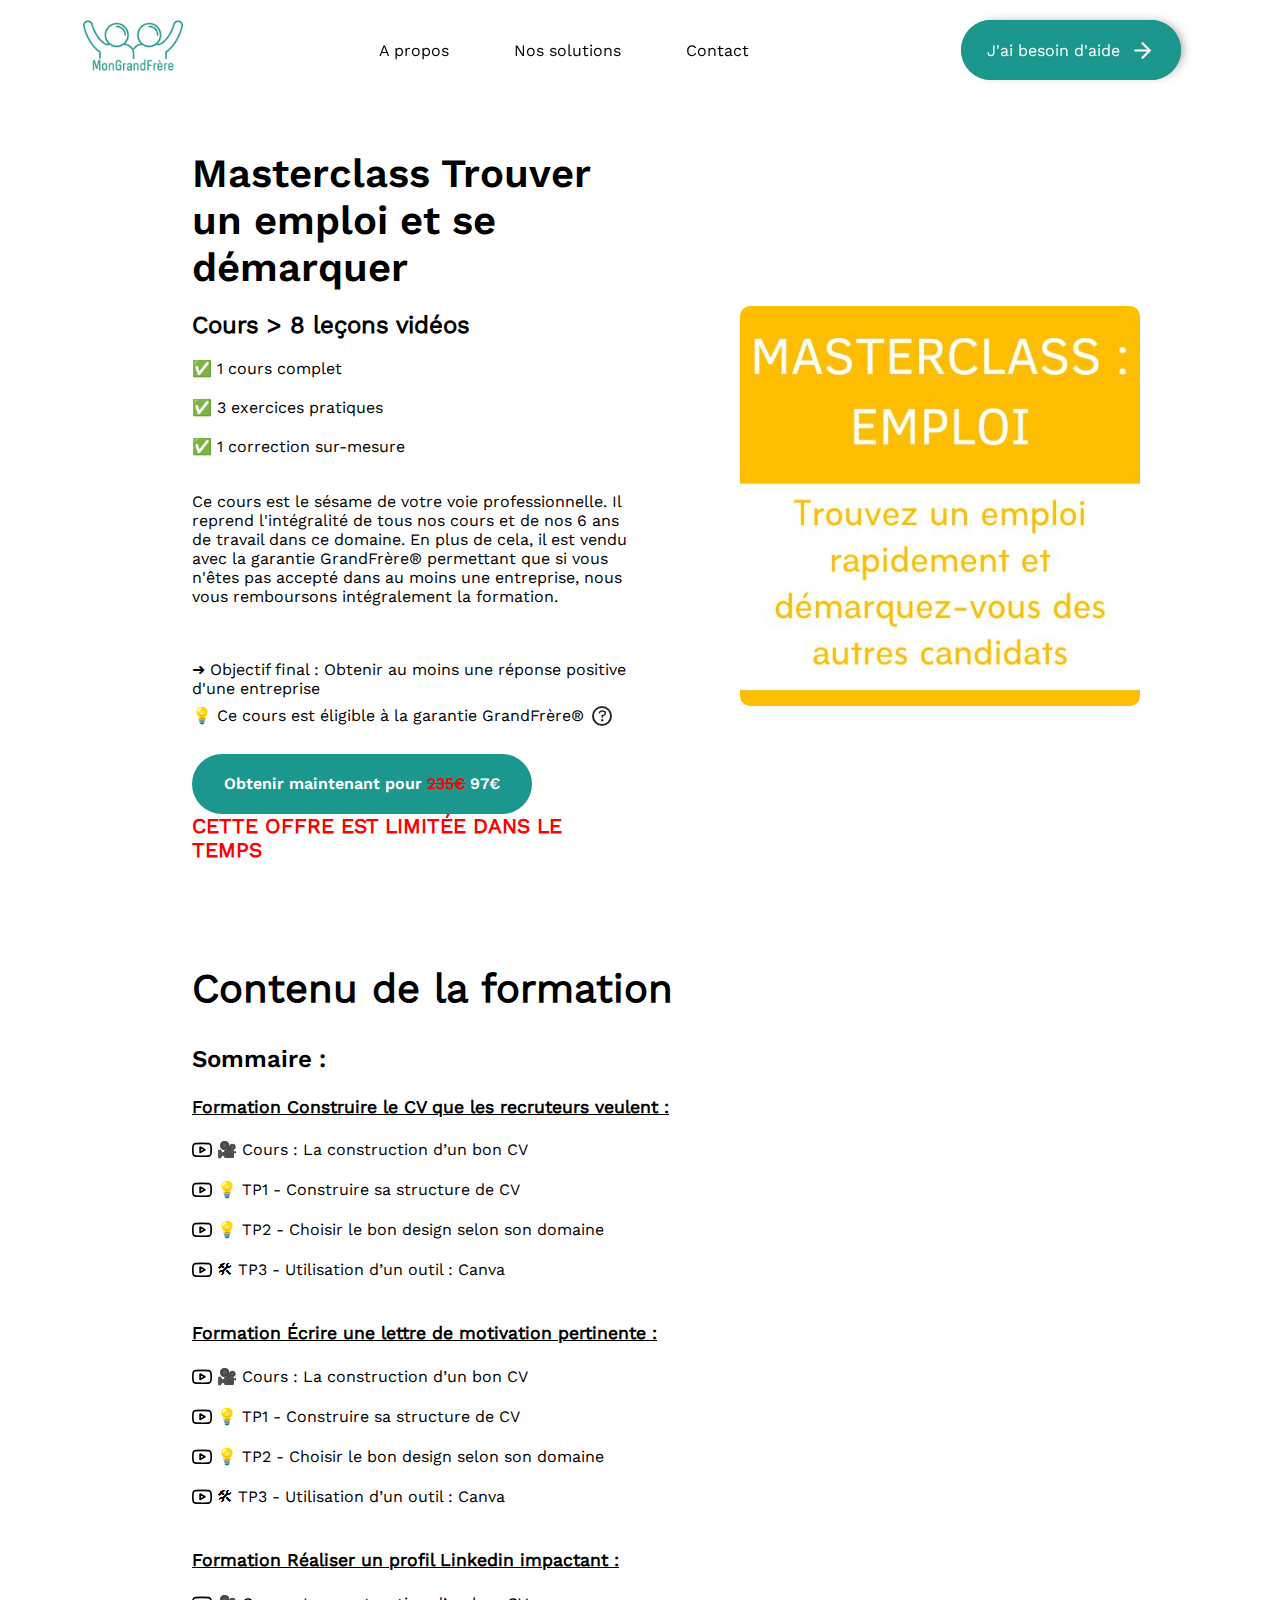
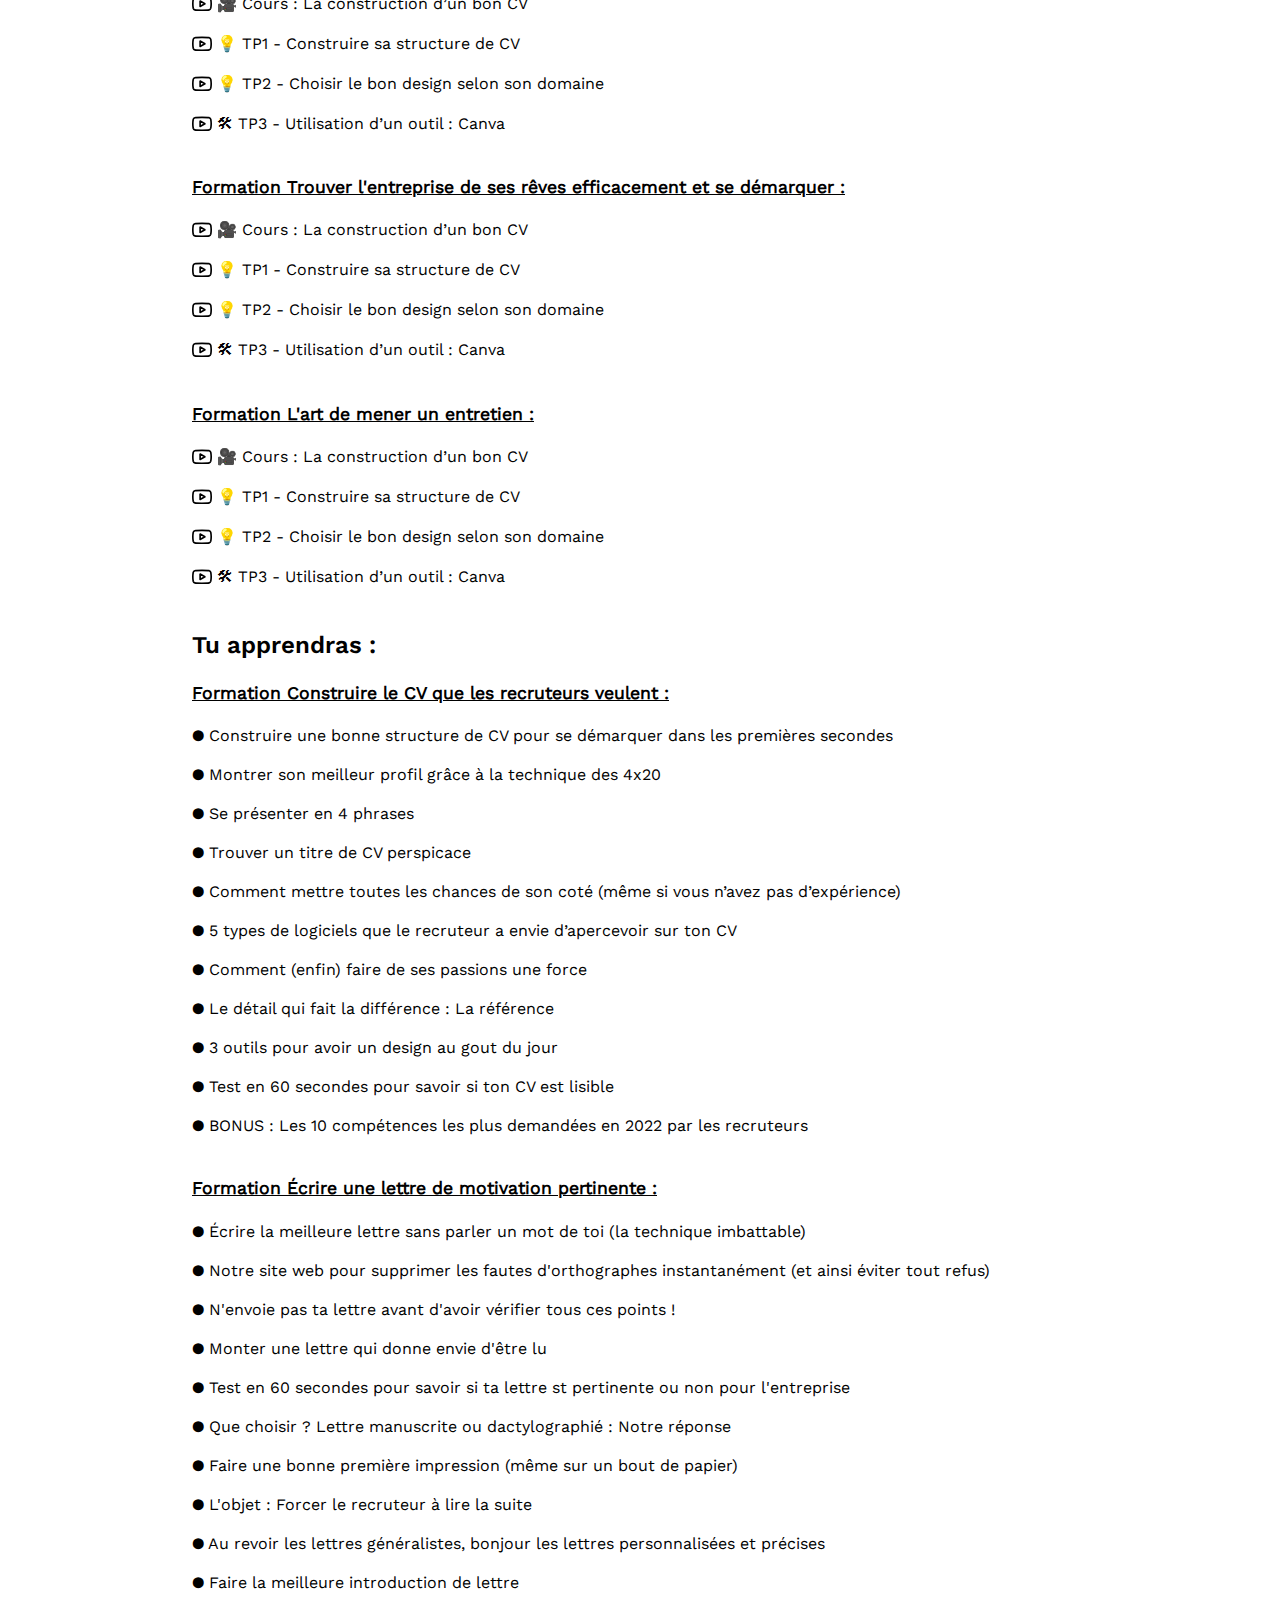
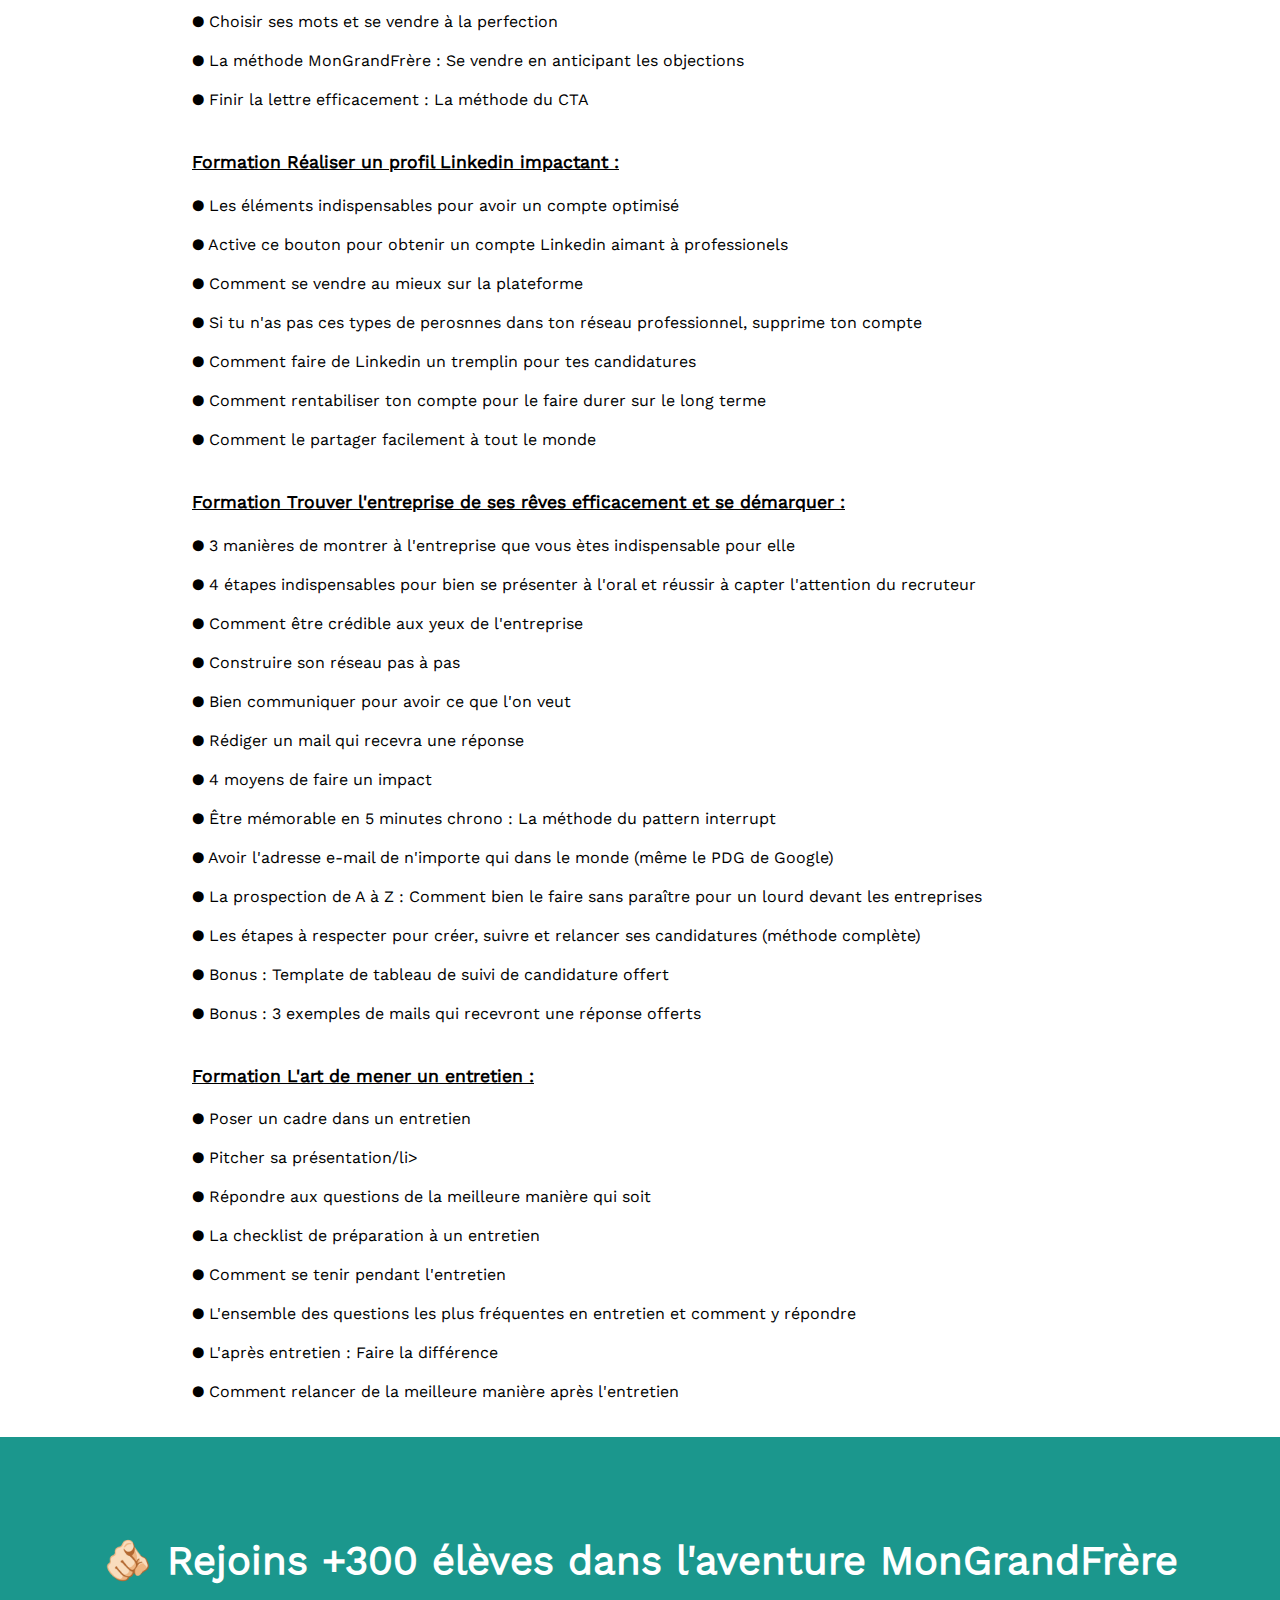
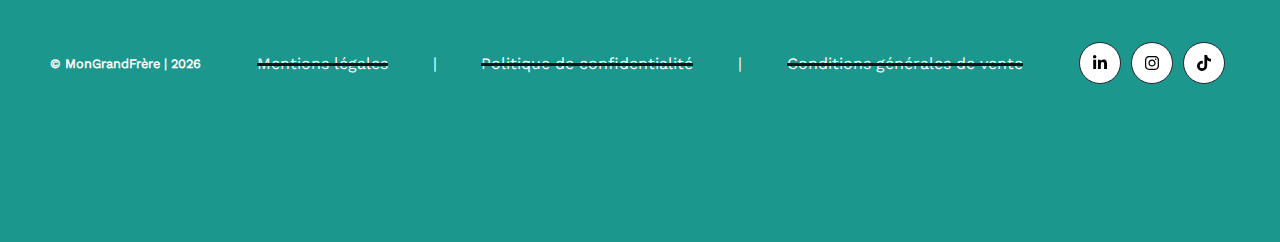
<file: course-mc-em.html>
<!DOCTYPE html>
<html lang="fr">
  <head>
    <meta charset="UTF-8" />
    <meta http-equiv="X-UA-Compatible" content="IE=edge" />
    <meta name="viewport" content="width=device-width, initial-scale=1.0" />
    <title>Masterclass Trouver un emploi et se démarquer › MonGrandFrère</title>
    <meta name="description" content="Vous recherchez un stage, une alternance ou un emploi ? Nous vous proposons des formations pour apprendre à comment rédiger un CV, faire une lettre de motivation ou réussir un entretien professionnel">
    <link rel="stylesheet" href="course.css" />
    <link rel="shortcut icon" href="assets/icones/favicon-mgf.png" type="image/x-icon">
  </head>

  <body>
    <nav class="primary-navigation">
      <a href="index.html"
        ><img
          class="logo-mgf"
          src="assets/icones/logo-mgf-greenwhite.png"
          alt="logo de MonGrandFrère"
      /></a>
      <button class="nav-toggler" type="button" aria-label="toggle curtain navigation">
        <span class="line l1"></span>
        <span class="line l2"></span>
        <span class="line l3"></span>
      </button>
      <div class="mobile-nav">
          <ul class="mobile-nav-ul">
            <li><a class="nav-anchor" href="about.html">A propos</a></li>
            <li>
              <a class="nav-anchor" href="products-students.html">Nos solutions</a>
            </li>
            <li><a class="nav-anchor" href="contact.html">Contact</a></li>
          </ul>
          <div class="btn-container active">
            <a class="main-anchor" href="call.html">
              <button class="main-btn">
              <span class="text">J'ai besoin d'aide</span>
              <div class="icon-container">
                <div class="icon icon--left">
                  <img src="assets/icones/arrow-right.svg" alt="fleche" />
                </div>
                <div class="icon icon--right">
                  <img src="assets/icones/arrow-right.svg" alt="fleche" />
                </div>
              </div>
            </button>
          </a>
          </div>
      </div>
      <ul class="nav-ul">
        <li><a class="nav-anchor" href="about.html">A propos</a></li>
        <li>
          <a class="nav-anchor" href="products-students.html">Nos solutions</a>
        </li>
        <li><a class="nav-anchor" href="contact.html">Contact</a></li>
      </ul>
      <div class="btn-container">
        <a class="main-anchor" href="call.html">
          <button class="main-btn">
          <span class="text">J'ai besoin d'aide</span>
          <div class="icon-container">
            <div class="icon icon--left">
              <img src="assets/icones/arrow-right.svg" alt="fleche" />
            </div>
            <div class="icon icon--right">
              <img src="assets/icones/arrow-right.svg" alt="fleche" />
            </div>
          </div>
        </button>
      </a>
      </div>
    </nav>
    
    <section class="item-section">
        <div class="item">
            <h1>Masterclass Trouver un emploi et se démarquer</h1> 
       <h2 class="title-course">Cours > 8 leçons vidéos</h2>
       <img class="mobile-product-item" src="assets/images/img-product-masterclass-emploi.jpg" alt="image de la formation">
       <ul class="item-ul">
           <li>✅ 1 cours complet</li>
           <li>✅ 3 exercices pratiques</li>
           <li>✅ 1 correction sur-mesure</li>
       </ul>
        <p>Ce cours est le sésame de votre voie professionnelle. Il reprend l'intégralité de tous nos cours et de nos 6 ans de travail dans ce domaine. En plus de cela, il est vendu avec la garantie GrandFrère® permettant que si vous n'êtes pas accepté dans au moins une entreprise, nous vous remboursons intégralement la formation.</p> 
        <br><br>➜ Objectif final : Obtenir au moins une réponse positive d'une entreprise
        <div class="title">
          💡 Ce cours est éligible à la garantie GrandFrère®
          <div class="tooltip">
            <div class="tooltip-spacing">
              <div class="tooltip-bg1"></div>
              <div class="tooltip-bg2"></div>
              <div class="tooltip-text">?</div>
            </div>
          </div>
          <svg class="popup-bg" xmlns="http://www.w3.org/2000/svg" viewBox="0 0 300 130" height="130" width="300">
            <path d="M36.5 12.695c15.9-2.4 32.556-4.284 82.977-3.815 79.67.74 121.785.26 145.294 5.51 18.483 4.13 34.333 11.696 33.382 32.11l-1.696 36.39c-1.01 21.68-11.678 29.377-21.934 30.838-14.884 2.12-29.72 3.52-54.512-.848C232.522 118.263 233.5 129 233.5 129s-1.992-7.686-32.218-14c-17.933-5.043-118.204 3.687-163.51-2.544-21.317-2.932-33.706-8.26-34.228-27.022L2.272 39.717c-.46-16.58 12.34-23.718 34.23-27.022z" fill="#303030" stroke="#000" />
          </svg>
          <svg class="popup-outline" xmlns="http://www.w3.org/2000/svg" viewBox="0 0 300 130" height="130" width="300">
            <g stroke-width="2" stroke-linecap="round">
              <path class="popup-outline-left" d="M233.5 129s-1.992-7.686-32.218-14c-17.933-5.043-118.204 3.687-163.51-2.544-21.317-2.932-33.706-8.26-34.228-27.022L2.272 39.717c-.46-16.58 12.34-23.718 34.23-27.022 15.897-2.4 32.554-4.284 82.975-3.815" fill="none" stroke="#303030" />
              <path class="popup-outline-right" d="M119.477 8.88c79.67.74 121.785.26 145.294 5.51 18.483 4.13 34.333 11.696 33.382 32.11l-1.696 36.39c-1.01 21.68-11.678 29.377-21.934 30.838-14.884 2.12-29.72 3.52-54.512-.848C232.522 118.263 233.5 129 233.5 129" fill="none" stroke="#303030" />
            </g>
          </svg>
          <div class="popup-text">
            La garantie GrandFrère® consiste à vous rembourser la formation intégralement si jamais l'objectif final n'est pas rempli (voir CGV)
          </div>
        </div>

    <a class="simple-btn" href="https://buy.stripe.com/9AQ16werYe0V8IEeV6">Obtenir maintenant pour&NonBreakingSpace;<span id="price">235€</span>&NonBreakingSpace;97€</a>
    <span id="offer">CETTE OFFRE EST LIMITÉE DANS LE TEMPS</span>
</div>
    <img class="product-item" src="assets/images/img-product-masterclass-emploi.jpg" alt="image de la formation">
    </section>

    <section class="description-section">
        <h2>Contenu de la formation</h2>
        <h3>Sommaire :</h3>
        <h4 style="text-decoration:underline;font-size:1.1rem;">Formation Construire le CV que les recruteurs veulent :</h4>
        <ul>
            <li><img src="assets/icones/video.svg" alt="icone de vidéo formation"> 🎥 Cours : La construction d’un bon CV</li>
            <li><img src="assets/icones/video.svg" alt="icone de vidéo formation"> 💡 TP1 - Construire sa structure de CV</li>
            <li><img src="assets/icones/video.svg" alt="icone de vidéo formation"> 💡 TP2 - Choisir le bon design selon son domaine</li>
            <li><img src="assets/icones/video.svg" alt="icone de vidéo formation"> 🛠 TP3 - Utilisation d’un outil : Canva</li>
        </ul>
        <h4 style="text-decoration:underline;font-size:1.1rem;">Formation Écrire une lettre de motivation pertinente :</h4>
        <ul>
            <li><img src="assets/icones/video.svg" alt="icone de vidéo formation"> 🎥 Cours : La construction d’un bon CV</li>
            <li><img src="assets/icones/video.svg" alt="icone de vidéo formation"> 💡 TP1 - Construire sa structure de CV</li>
            <li><img src="assets/icones/video.svg" alt="icone de vidéo formation"> 💡 TP2 - Choisir le bon design selon son domaine</li>
            <li><img src="assets/icones/video.svg" alt="icone de vidéo formation"> 🛠 TP3 - Utilisation d’un outil : Canva</li>
        </ul>
        <h4 style="text-decoration:underline;font-size:1.1rem;">Formation Réaliser un profil Linkedin impactant :</h4>
        <ul>
            <li><img src="assets/icones/video.svg" alt="icone de vidéo formation"> 🎥 Cours : La construction d’un bon CV</li>
            <li><img src="assets/icones/video.svg" alt="icone de vidéo formation"> 💡 TP1 - Construire sa structure de CV</li>
            <li><img src="assets/icones/video.svg" alt="icone de vidéo formation"> 💡 TP2 - Choisir le bon design selon son domaine</li>
            <li><img src="assets/icones/video.svg" alt="icone de vidéo formation"> 🛠 TP3 - Utilisation d’un outil : Canva</li>
        </ul>
        <h4 style="text-decoration:underline;font-size:1.1rem;">Formation Trouver l'entreprise de ses rêves efficacement et se démarquer :</h4>
        <ul>
            <li><img src="assets/icones/video.svg" alt="icone de vidéo formation"> 🎥 Cours : La construction d’un bon CV</li>
            <li><img src="assets/icones/video.svg" alt="icone de vidéo formation"> 💡 TP1 - Construire sa structure de CV</li>
            <li><img src="assets/icones/video.svg" alt="icone de vidéo formation"> 💡 TP2 - Choisir le bon design selon son domaine</li>
            <li><img src="assets/icones/video.svg" alt="icone de vidéo formation"> 🛠 TP3 - Utilisation d’un outil : Canva</li>
        </ul>
        <h4 style="text-decoration:underline;font-size:1.1rem;">Formation L'art de mener un entretien :</h4>
        <ul>
            <li><img src="assets/icones/video.svg" alt="icone de vidéo formation"> 🎥 Cours : La construction d’un bon CV</li>
            <li><img src="assets/icones/video.svg" alt="icone de vidéo formation"> 💡 TP1 - Construire sa structure de CV</li>
            <li><img src="assets/icones/video.svg" alt="icone de vidéo formation"> 💡 TP2 - Choisir le bon design selon son domaine</li>
            <li><img src="assets/icones/video.svg" alt="icone de vidéo formation"> 🛠 TP3 - Utilisation d’un outil : Canva</li>
        </ul>
        <h3>Tu apprendras :</h3>
        <h4 style="text-decoration:underline;font-size:1.1rem;">Formation Construire le CV que les recruteurs veulent :</h4>
        <ul>
            <li>● Construire une bonne structure de CV pour se démarquer dans les premières secondes</li>
            <li>● Montrer son meilleur profil grâce à la technique des 4x20</li>
            <li>● Se présenter en 4 phrases</li>
            <li>● Trouver un titre de CV perspicace</li>
            <li>● Comment mettre toutes les chances de son coté (même si vous n’avez pas d’expérience)</li>
            <li>● 5 types de logiciels que le recruteur a envie d’apercevoir sur ton CV</li>
            <li>● Comment (enfin) faire de ses passions une force</li>
            <li>● Le détail qui fait la différence : La référence</li>
            <li>● 3 outils pour avoir un design au gout du jour</li>
            <li>● Test en 60 secondes pour savoir si ton CV est lisible</li>
            <li>● BONUS : Les 10 compétences les plus demandées en 2022 par les recruteurs</li>
        </ul>

        <h4 style="text-decoration:underline;font-size:1.1rem;">Formation Écrire une lettre de motivation pertinente :</h4>
        <ul>
          <li>● Écrire la meilleure lettre sans parler un mot de toi (la technique imbattable)</li>
          <li>● Notre site web pour supprimer les fautes d'orthographes instantanément (et ainsi éviter tout refus)</li>
          <li>● N'envoie pas ta lettre avant d'avoir vérifier tous ces points !</li>
          <li>● Monter une lettre qui donne envie d'être lu</li>
          <li>● Test en 60 secondes pour savoir si ta lettre st pertinente ou non pour l'entreprise</li>
          <li>● Que choisir ? Lettre manuscrite ou dactylographié : Notre réponse</li>
          <li>● Faire une bonne première impression (même sur un bout de papier)</li>
          <li>● L'objet : Forcer le recruteur à lire la suite</li>
          <li>● Au revoir les lettres généralistes, bonjour les lettres personnalisées et précises</li>
          <li>● Faire la meilleure introduction de lettre</li>
          <li>● Choisir ses mots et se vendre à la perfection</li>
          <li>● La méthode MonGrandFrère : Se vendre en anticipant les objections</li>
          <li>● Finir la lettre efficacement : La méthode du CTA</li>
      </ul>

        <h4 style="text-decoration:underline;font-size:1.1rem;">Formation Réaliser un profil Linkedin impactant :</h4>
        <ul>
          <li>● Les éléments indispensables pour avoir un compte optimisé</li>
          <li>● Active ce bouton pour obtenir un compte Linkedin aimant à professionels</li>
          <li>● Comment se vendre au mieux sur la plateforme</li>
          <li>● Si tu n'as pas ces types de perosnnes dans ton réseau professionnel, supprime ton compte</li>
          <li>● Comment faire de Linkedin un tremplin pour tes candidatures</li>
          <li>● Comment rentabiliser ton compte pour le faire durer sur le long terme </li>
          <li>● Comment le partager facilement à tout le monde</li>
      </ul>

        <h4 style="text-decoration:underline;font-size:1.1rem;">Formation Trouver l'entreprise de ses rêves efficacement et se démarquer :</h4>
        <ul>
          <li>● 3 manières de montrer à l'entreprise que vous ètes indispensable pour elle</li>
          <li>● 4 étapes indispensables pour bien se présenter à l'oral et réussir à capter l'attention du recruteur</li>
          <li>● Comment être crédible aux yeux de l'entreprise</li>
          <li>● Construire son réseau pas à pas</li>
          <li>● Bien communiquer pour avoir ce que l'on veut</li>
          <li>● Rédiger un mail qui recevra une réponse</li>
          <li>● 4 moyens de faire un impact</li>
          <li>● Être mémorable en 5 minutes chrono : La méthode du pattern interrupt</li>
          <li>● Avoir l'adresse e-mail de n'importe qui dans le monde (même le PDG de Google)</li>
          <li>● La prospection de A à Z : Comment bien le faire sans paraître pour un lourd devant les entreprises</li>
          <li>● Les étapes à respecter pour créer, suivre et relancer ses candidatures (méthode complète)</li>
          <li>● Bonus : Template de tableau de suivi de candidature offert </li>
          <li>● Bonus : 3 exemples de mails qui recevront une réponse offerts</li>
      </ul>

        <h4 style="text-decoration:underline;font-size:1.1rem;">Formation L'art de mener un entretien :</h4>
        <ul>
          <li>● Poser un cadre dans un entretien</li>
          <li>● Pitcher sa présentation/li>
          <li>● Répondre aux questions de la meilleure manière qui soit</li>
          <li>● La checklist de préparation à un entretien </li>
          <li>● Comment se tenir pendant l'entretien</li>
          <li>● L'ensemble des questions les plus fréquentes en entretien et comment y répondre</li>
          <li>● L'après entretien : Faire la différence</li>
          <li>● Comment relancer de la meilleure manière après l'entretien</li>
      </ul>
    </section>

    <footer>
      <div class="checklist-part">
        <h2>🫵🏻 Rejoins +300 élèves dans l'aventure MonGrandFrère</h2>
      </div>
      <div class="footer-part">
        <h5>© MonGrandFrère | <span id="year"></span></h5>
        <div class="link-part">
          <div class="footer-nav">
            <a class="footer-anchor" href="ml.html">Mentions légales</a> |
            <a class="footer-anchor" href="pdc.html">Politique de confidentialité</a> |
            <a class="footer-anchor" href="cgv.html">Conditions générales de vente</a>
          </div>
        </div>
        <div class="social-media">
          <a href="https://www.linkedin.com/company/mongrandfrere/" target="_blank" title="Linkedin" class="socials-item">
            <img src="assets/icones/linkedin-in.svg" alt="icone de Linkedin" />
          </a>
          <a href="https://www.instagram.com/mon.grand.frere/" target="_blank" title="Instagram" class="socials-item">
            <img src="assets/icones/instagram.svg" alt="icone d'Instagram" />
          </a>
          <a href="https://www.tiktok.com/@mon.grand.frere?_t=8Y45KE3BSfG&_r=1" target="_blank" title="tiktok" class="socials-item">
            <img src="assets/icones/tiktok.svg" alt="icone de tiktok" />
          </a>
        </div>
      </div>
    </footer>
    <script src="script.js"></script>
    <script src="//code.tidio.co/9reu4v2eozfiknpwr9drnzfkueiq8j2n.js" async></script>
  </body>
      </html>
</file>
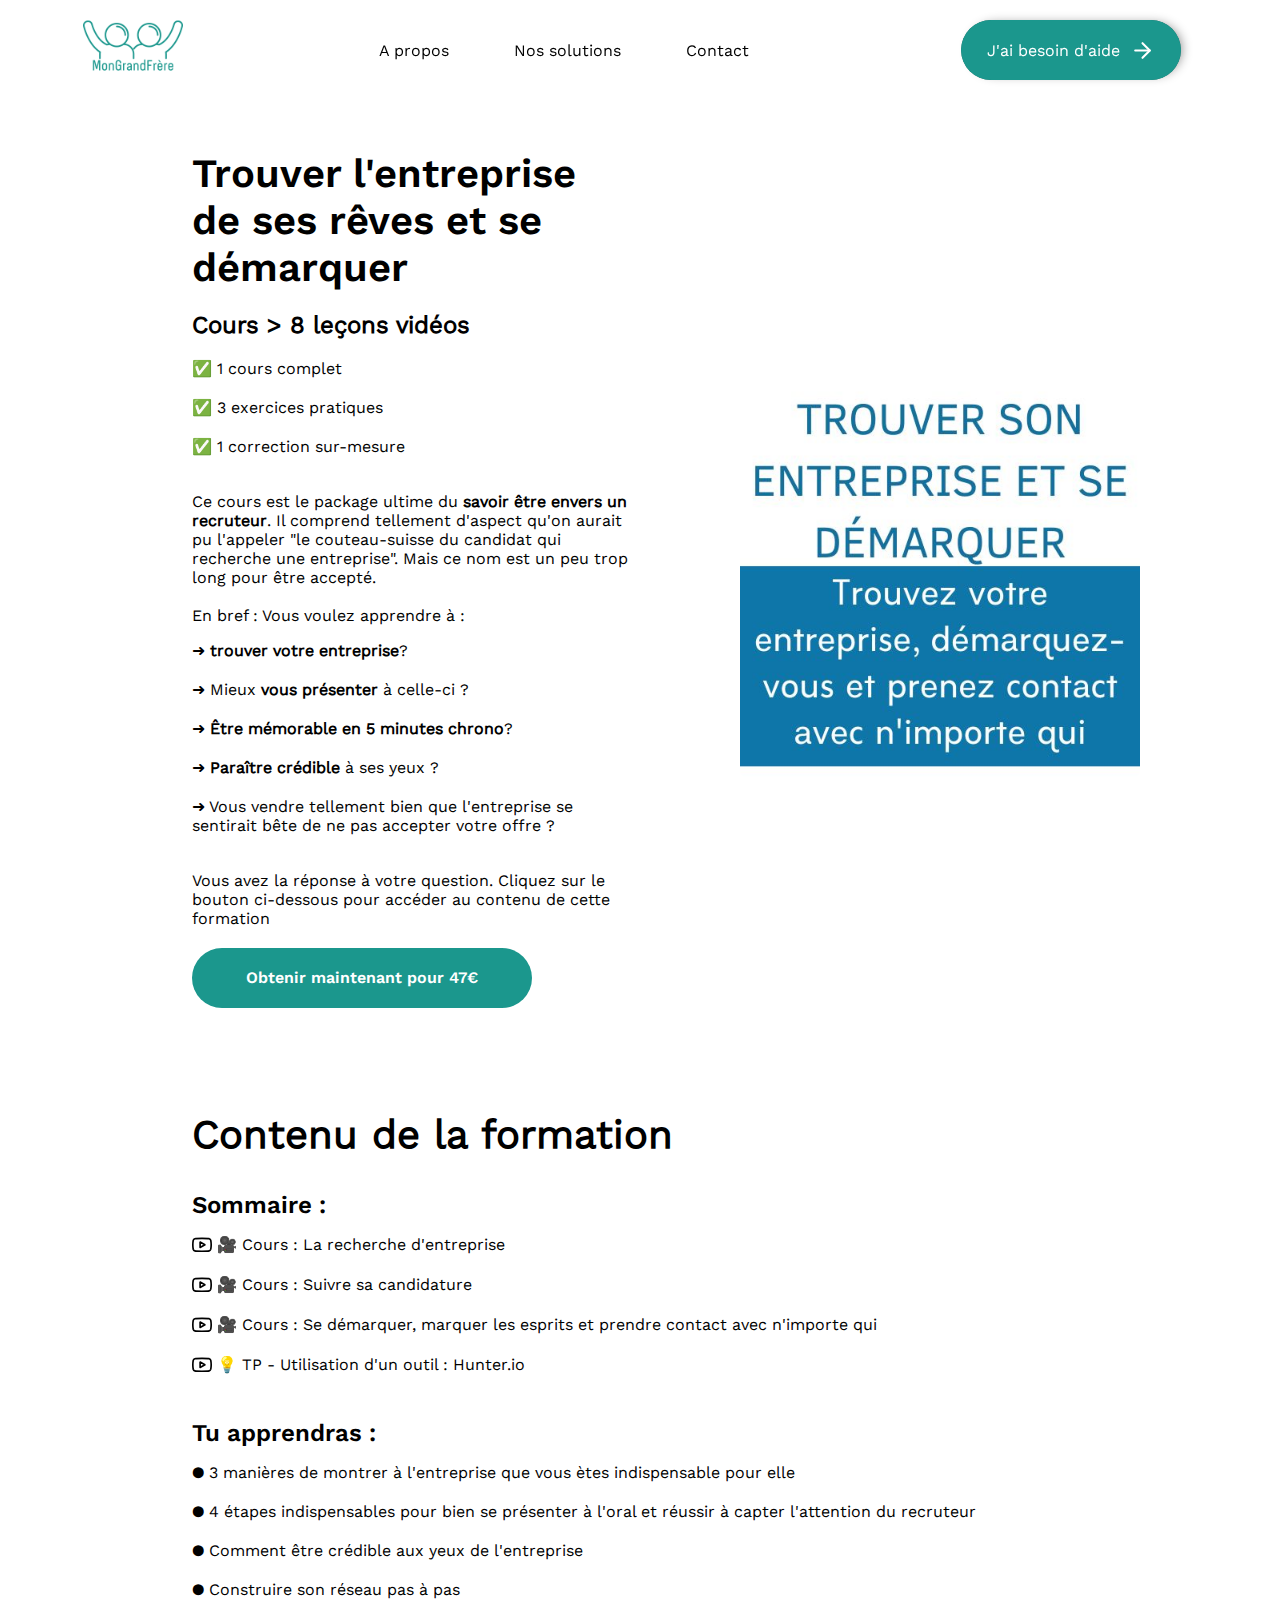
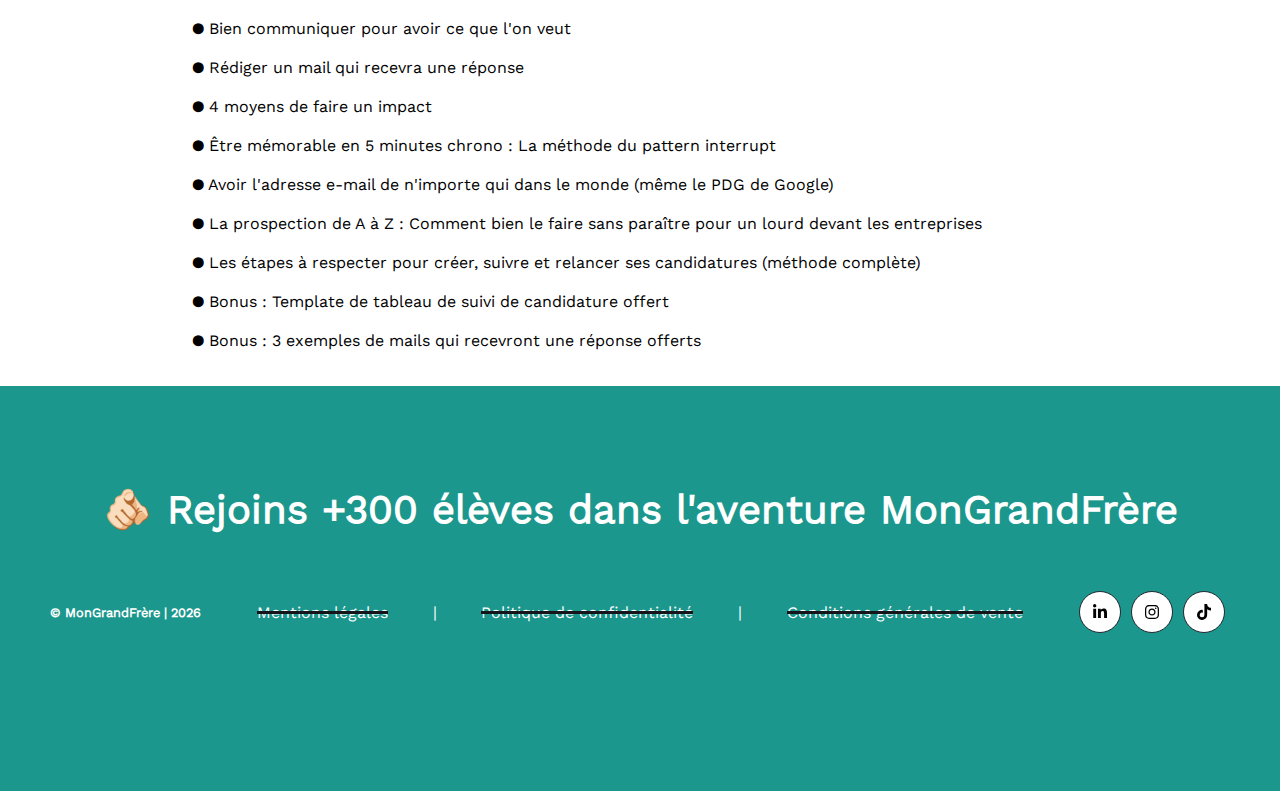
<file: course-sd.html>
<!DOCTYPE html>
<html lang="fr">
  <head>
    <meta charset="UTF-8" />
    <meta http-equiv="X-UA-Compatible" content="IE=edge" />
    <meta name="viewport" content="width=device-width, initial-scale=1.0" />
    <title>Trouver l'entreprise de ses rêves et se démarquer › MonGrandFrère</title>
    <meta name="description" content="Vous recherchez un stage, une alternance ou un emploi ? Nous vous proposons des formations pour apprendre à comment rédiger un CV, faire une lettre de motivation ou réussir un entretien professionnel">
    <link rel="stylesheet" href="course.css" />
    <link rel="shortcut icon" href="assets/icones/favicon-mgf.png" type="image/x-icon">
  </head>

  <body>
    <nav class="primary-navigation">
      <a href="index.html"
        ><img
          class="logo-mgf"
          src="assets/icones/logo-mgf-greenwhite.png"
          alt="logo de MonGrandFrère"
      /></a>
      <button class="nav-toggler" type="button" aria-label="toggle curtain navigation">
        <span class="line l1"></span>
        <span class="line l2"></span>
        <span class="line l3"></span>
      </button>
      <div class="mobile-nav">
          <ul class="mobile-nav-ul">
            <li><a class="nav-anchor" href="about.html">A propos</a></li>
            <li>
              <a class="nav-anchor" href="products-students.html">Nos solutions</a>
            </li>
            <li><a class="nav-anchor" href="contact.html">Contact</a></li>
          </ul>
          <div class="btn-container active">
            <a class="main-anchor" href="call.html">
              <button class="main-btn">
              <span class="text">J'ai besoin d'aide</span>
              <div class="icon-container">
                <div class="icon icon--left">
                  <img src="assets/icones/arrow-right.svg" alt="fleche" />
                </div>
                <div class="icon icon--right">
                  <img src="assets/icones/arrow-right.svg" alt="fleche" />
                </div>
              </div>
            </button>
          </a>
          </div>
      </div>
      <ul class="nav-ul">
        <li><a class="nav-anchor" href="about.html">A propos</a></li>
        <li>
          <a class="nav-anchor" href="products-students.html">Nos solutions</a>
        </li>
        <li><a class="nav-anchor" href="contact.html">Contact</a></li>
      </ul>
      <div class="btn-container">
        <a class="main-anchor" href="call.html">
          <button class="main-btn">
          <span class="text">J'ai besoin d'aide</span>
          <div class="icon-container">
            <div class="icon icon--left">
              <img src="assets/icones/arrow-right.svg" alt="fleche" />
            </div>
            <div class="icon icon--right">
              <img src="assets/icones/arrow-right.svg" alt="fleche" />
            </div>
          </div>
        </button>
      </a>
      </div>
    </nav>
    
    <section class="item-section">
        <div class="item">
            <h1>Trouver l'entreprise de ses rêves et se démarquer</h1> 
       <h2 class="title-course">Cours > 8 leçons vidéos</h2>
       <img class="mobile-product-item" src="assets/images/img-product-entreprise.jpg" alt="image de la formation">
       <ul class="item-ul">
           <li>✅ 1 cours complet</li>
           <li>✅ 3 exercices pratiques</li>
           <li>✅ 1 correction sur-mesure</li>
       </ul>
       <p>Ce cours est le package ultime du <b>savoir être envers un recruteur</b>. Il comprend tellement d'aspect qu'on aurait pu l'appeler "le couteau-suisse du candidat qui recherche une entreprise". Mais ce nom est un peu trop long pour être accepté. <br><br>En bref : Vous voulez apprendre à :<ul><li>➜ <b>&nbsptrouver votre entreprise</b> ?</li><li>➜ Mieux&nbsp<b>vous présenter</b>&nbspà celle-ci ?</li><li>➜ <b>&nbspÊtre mémorable en 5 minutes chrono</b> ?</li><li>➜ <b>&nbspParaître crédible</b>&nbspà ses yeux ?</li><li>➜ Vous vendre tellement bien que l'entreprise se sentirait bête de ne pas accepter votre offre ?</li></ul><p> Vous avez la réponse à votre question. Cliquez sur le bouton ci-dessous pour accéder au contenu de cette formation</p></p>
    <a class="simple-btn" href="https://buy.stripe.com/3cscPe0B88GBgb6eV2">Obtenir maintenant pour 47€</a>
</div>
    <img class="product-item" src="assets/images/img-product-entreprise.jpg" alt="image de la formation">
    </section>

    <section class="description-section">
        <h2>Contenu de la formation</h2>
        <h3>Sommaire :</h3>
        <ul>
            <li><img src="assets/icones/video.svg" alt="icone de vidéo formation"> 🎥 Cours : La recherche d'entreprise</li>
            <li><img src="assets/icones/video.svg" alt="icone de vidéo formation"> 🎥 Cours : Suivre sa candidature</li>
            <li><img src="assets/icones/video.svg" alt="icone de vidéo formation"> 🎥 Cours : Se démarquer, marquer les esprits et prendre contact avec n'importe qui</li>
            <li><img src="assets/icones/video.svg" alt="icone de vidéo formation"> 💡 TP - Utilisation d'un outil : Hunter.io</li>
        </ul>
        <h3>Tu apprendras :</h3>
        <ul>
            <li>● 3 manières de montrer à l'entreprise que vous ètes indispensable pour elle</li>
            <li>● 4 étapes indispensables pour bien se présenter à l'oral et réussir à capter l'attention du recruteur</li>
            <li>● Comment être crédible aux yeux de l'entreprise</li>
            <li>● Construire son réseau pas à pas</li>
            <li>● Bien communiquer pour avoir ce que l'on veut</li>
            <li>● Rédiger un mail qui recevra une réponse</li>
            <li>● 4 moyens de faire un impact</li>
            <li>● Être mémorable en 5 minutes chrono : La méthode du pattern interrupt</li>
            <li>● Avoir l'adresse e-mail de n'importe qui dans le monde (même le PDG de Google)</li>
            <li>● La prospection de A à Z : Comment bien le faire sans paraître pour un lourd devant les entreprises</li>
            <li>● Les étapes à respecter pour créer, suivre et relancer ses candidatures (méthode complète)</li>
            <li>● Bonus : Template de tableau de suivi de candidature offert </li>
            <li>● Bonus : 3 exemples de mails qui recevront une réponse offerts</li>
        </ul>
    </section>

    <footer>
      <div class="checklist-part">
        <h2>🫵🏻 Rejoins +300 élèves dans l'aventure MonGrandFrère</h2>
      </div>
      <div class="footer-part">
        <h5>© MonGrandFrère | <span id="year"></span></h5>
        <div class="link-part">
          <div class="footer-nav">
            <a class="footer-anchor" href="ml.html">Mentions légales</a> |
            <a class="footer-anchor" href="pdc.html">Politique de confidentialité</a> |
            <a class="footer-anchor" href="cgv.html">Conditions générales de vente</a>
          </div>
        </div>
        <div class="social-media">
          <a href="https://www.linkedin.com/company/mongrandfrere/" target="_blank" title="Linkedin" class="socials-item">
            <img src="assets/icones/linkedin-in.svg" alt="icone de Linkedin" />
          </a>
          <a href="https://www.instagram.com/mon.grand.frere/" target="_blank" title="Instagram" class="socials-item">
            <img src="assets/icones/instagram.svg" alt="icone d'Instagram" />
          </a>
          <a href="https://www.tiktok.com/@mon.grand.frere?_t=8Y45KE3BSfG&_r=1" target="_blank" title="tiktok" class="socials-item">
            <img src="assets/icones/tiktok.svg" alt="icone de tiktok" />
          </a>
        </div>
      </div>
    </footer>
    <script src="script.js"></script>
    <script src="//code.tidio.co/9reu4v2eozfiknpwr9drnzfkueiq8j2n.js" async></script>
  </body>
      </html>
</file>
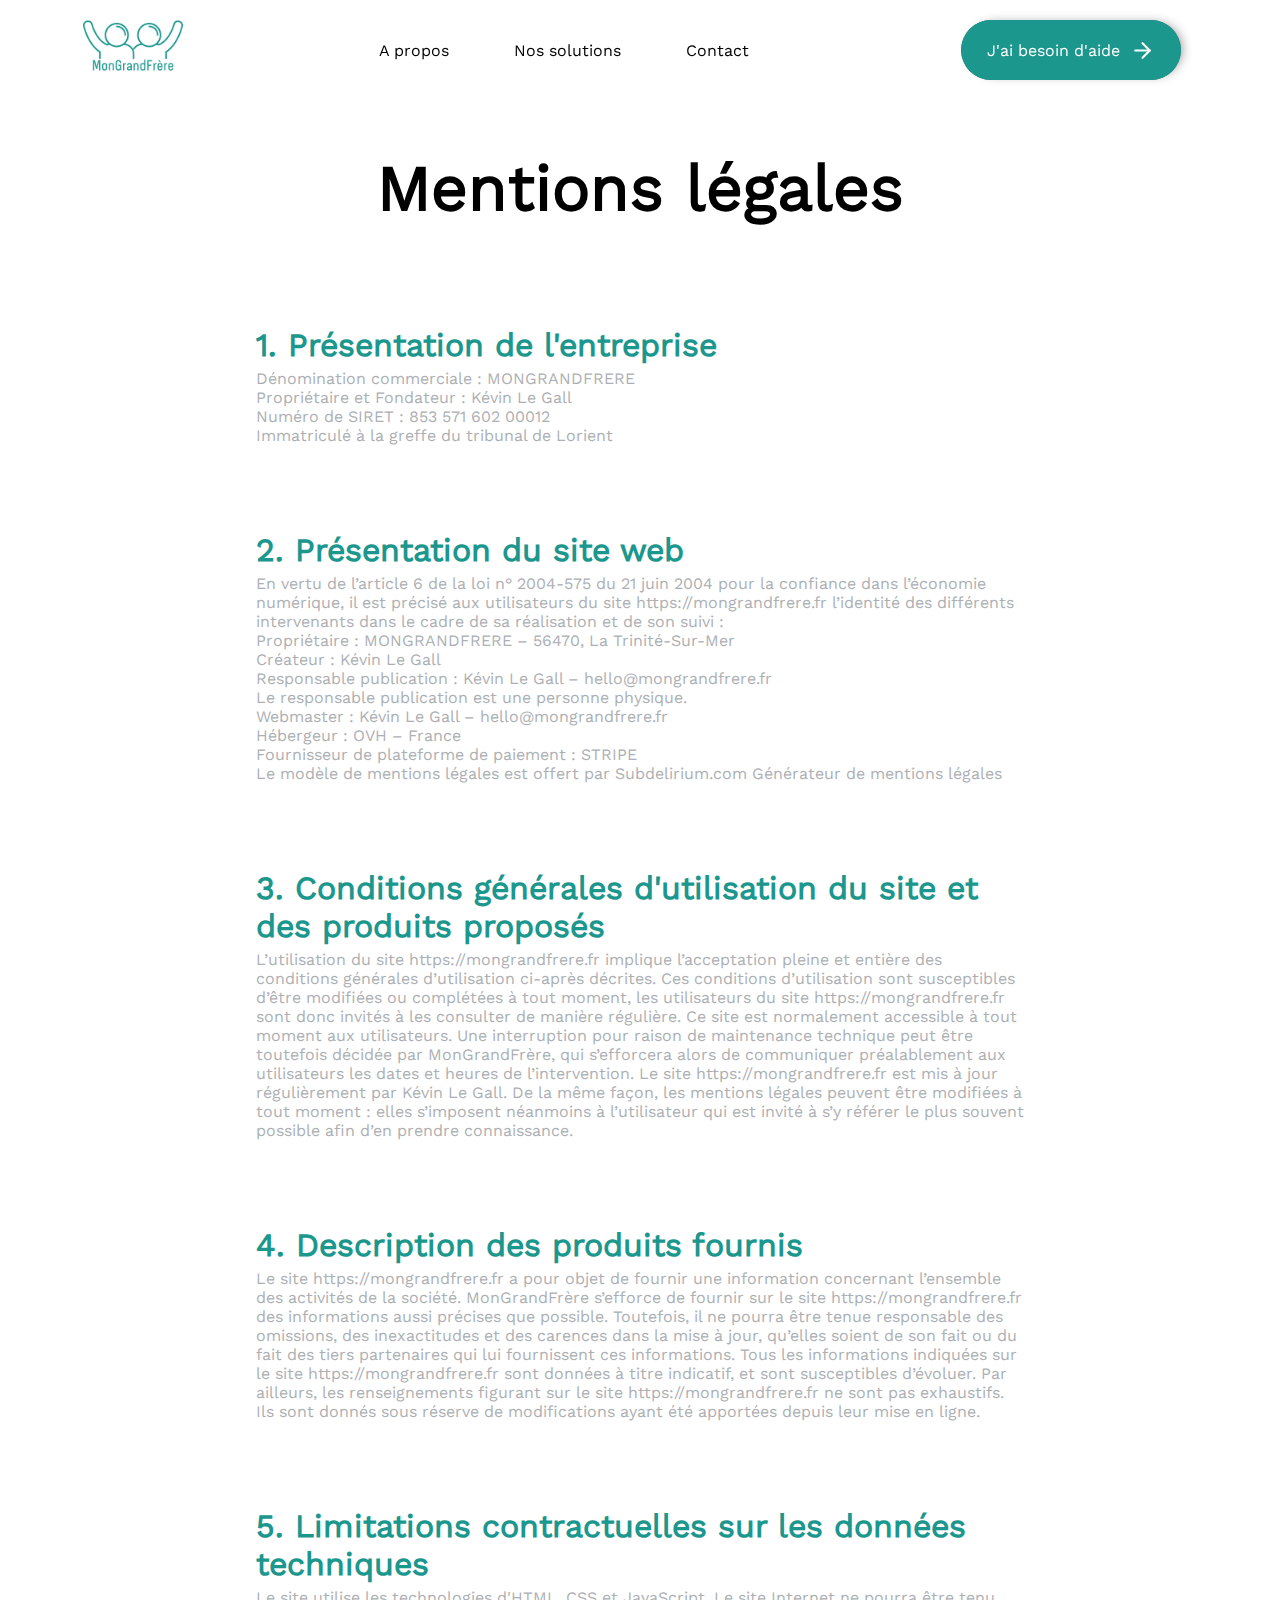
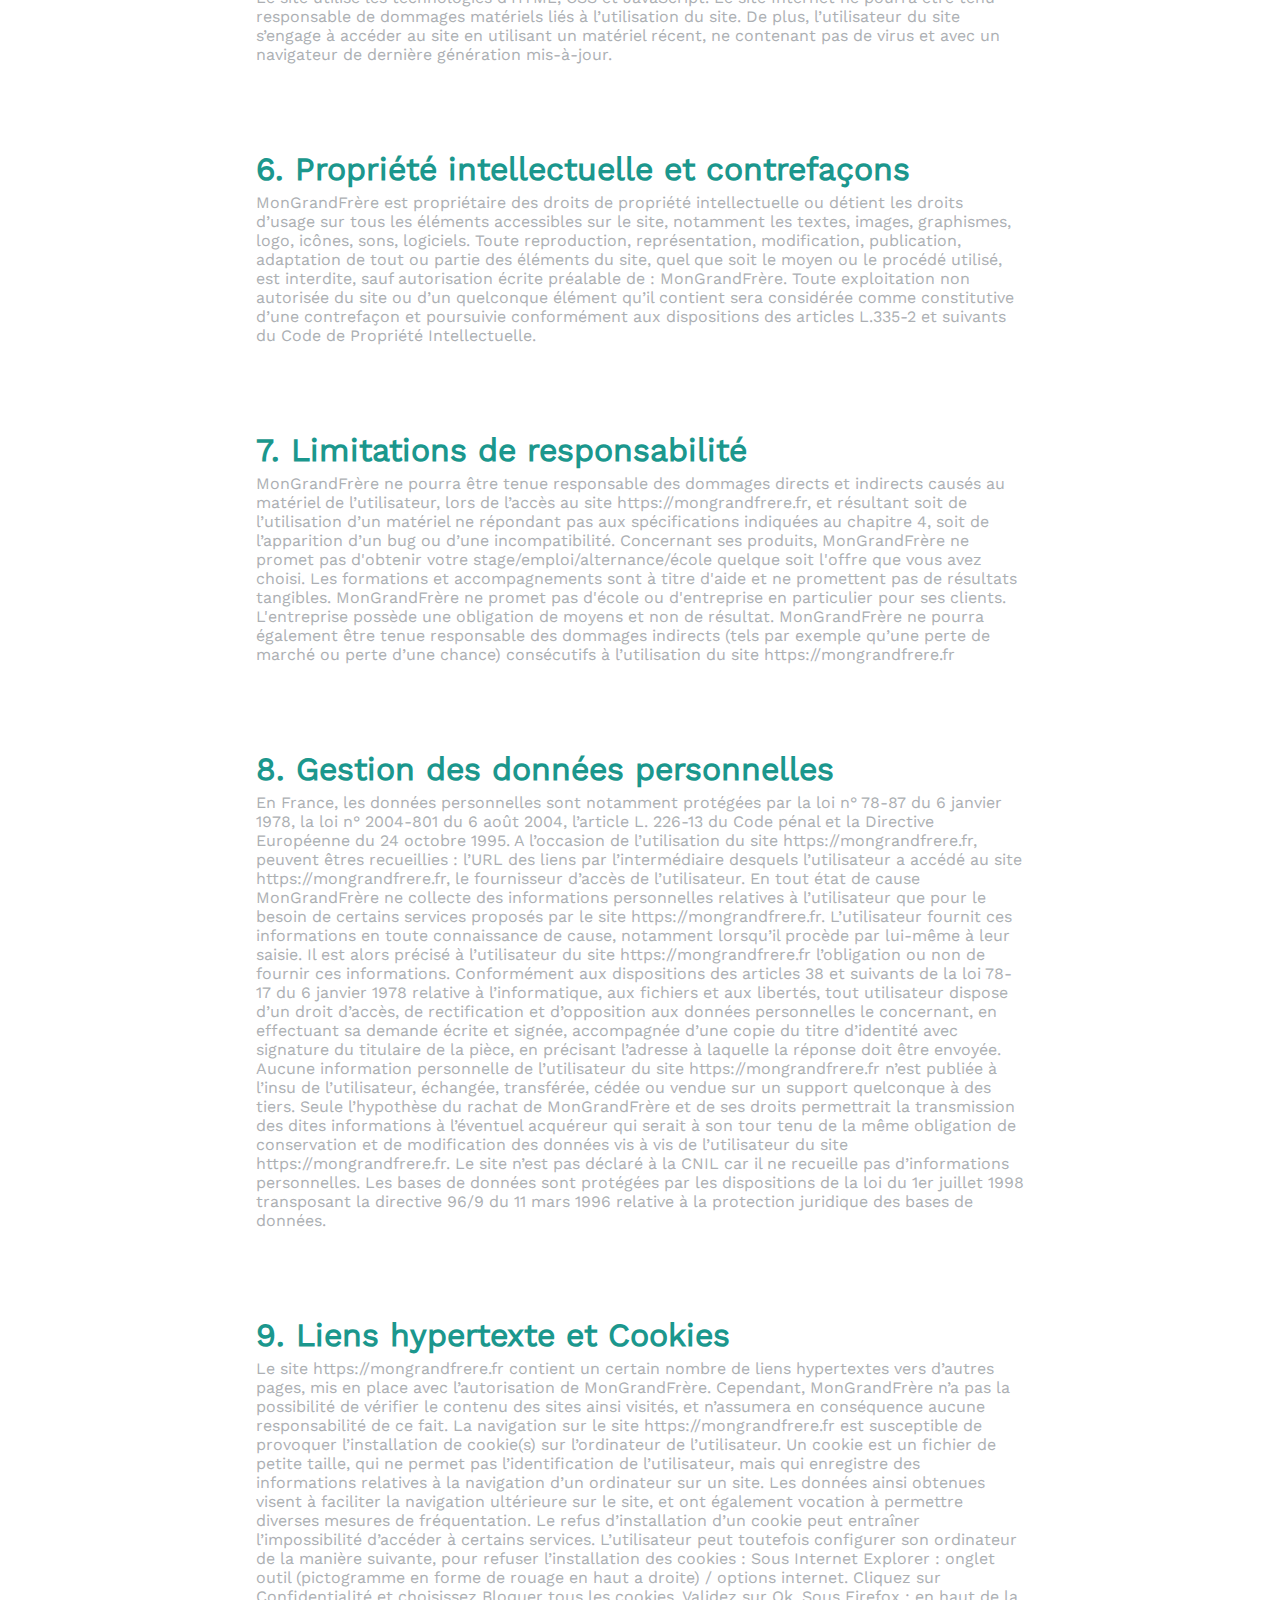
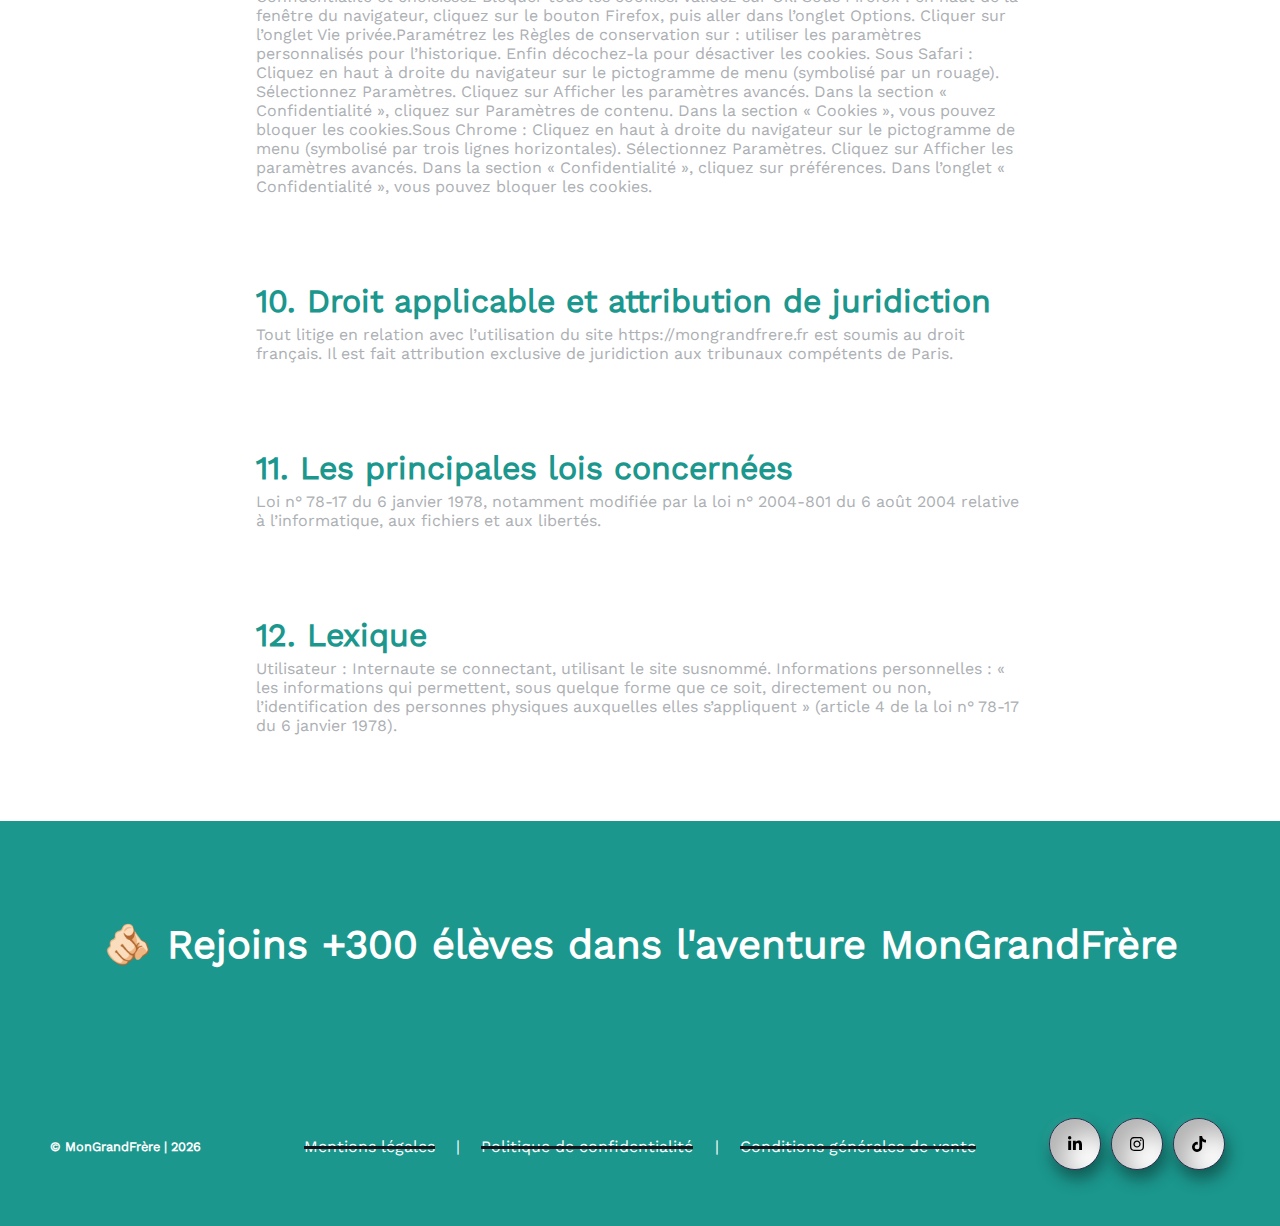
<file: ml.html>
<!DOCTYPE html>
<html lang="fr">
  <head>
    <meta charset="UTF-8" />
    <meta http-equiv="X-UA-Compatible" content="IE=edge" />
    <meta name="viewport" content="width=device-width, initial-scale=1.0" />
    <title>Mentions légales > MonGrandFrère</title>
    <link rel="stylesheet" href="legal.css" />
    <link rel="shortcut icon" href="assets/icones/favicon-mgf.png" type="image/x-icon">
  </head>
  <body>
    <nav class="primary-navigation">
      <a href="index.html"
        ><img
          class="logo-mgf"
          src="assets/icones/logo-mgf-greenwhite.png"
          alt="logo de MonGrandFrère"
      /></a>
      <button class="nav-toggler" type="button" aria-label="toggle curtain navigation">
        <span class="line l1"></span>
        <span class="line l2"></span>
        <span class="line l3"></span>
      </button>
      <div class="mobile-nav">
          <ul class="mobile-nav-ul">
            <li><a class="nav-anchor" href="about.html">A propos</a></li>
            <li>
              <a class="nav-anchor" href="products-students.html">Nos solutions</a>
            </li>
            <li><a class="nav-anchor" href="contact.html">Contact</a></li>
          </ul>
          <div class="btn-container active">
            <a class="main-anchor" href="call.html">
              <button class="main-btn">
              <span class="text">J'ai besoin d'aide</span>
              <div class="icon-container">
                <div class="icon icon--left">
                  <img src="assets/icones/arrow-right.svg" alt="fleche" />
                </div>
                <div class="icon icon--right">
                  <img src="assets/icones/arrow-right.svg" alt="fleche" />
                </div>
              </div>
            </button>
          </a>
          </div>
      </div>
      <ul class="nav-ul">
        <li><a class="nav-anchor" href="about.html">A propos</a></li>
        <li>
          <a class="nav-anchor" href="products-students.html">Nos solutions</a>
        </li>
        <li><a class="nav-anchor" href="contact.html">Contact</a></li>
      </ul>
      <div class="btn-container">
        <a class="main-anchor" href="call.html">
          <button class="main-btn">
          <span class="text">J'ai besoin d'aide</span>
          <div class="icon-container">
            <div class="icon icon--left">
              <img src="assets/icones/arrow-right.svg" alt="fleche" />
            </div>
            <div class="icon icon--right">
              <img src="assets/icones/arrow-right.svg" alt="fleche" />
            </div>
          </div>
        </button>
      </a>
      </div>
    </nav>

    <main>
        <h2>Mentions légales</h2>
        <h3>1. Présentation de l'entreprise</h3>
        <p>Dénomination commerciale : MONGRANDFRERE <br> Propriétaire et Fondateur : Kévin Le Gall <br> Numéro de SIRET : 853 571 602 00012 <br> Immatriculé à la greffe du tribunal de Lorient</p>
        <h3>2. Présentation du site web</h3>
        <p>En vertu de l’article 6 de la loi n° 2004-575 du 21 juin 2004 pour la confiance dans l’économie numérique, il est précisé aux utilisateurs du site https://mongrandfrere.fr l’identité des différents intervenants dans le cadre de sa réalisation et de son suivi : <br> Propriétaire : MONGRANDFRERE – 56470, La Trinité-Sur-Mer <br> Créateur : Kévin Le Gall <br> Responsable publication : Kévin Le Gall – hello@mongrandfrere.fr <br> Le responsable publication est une personne physique. <br> Webmaster : Kévin Le Gall – hello@mongrandfrere.fr <br> Hébergeur : OVH – France <br> Fournisseur de plateforme de paiement : STRIPE <br> Le modèle de mentions légales est offert par Subdelirium.com Générateur de mentions légales</p>
        <h3>3. Conditions générales d'utilisation du site et des produits proposés</h3>
        <p>L’utilisation du site https://mongrandfrere.fr implique l’acceptation pleine et entière des conditions générales d’utilisation ci-après décrites. Ces conditions d’utilisation sont susceptibles d’être modifiées ou complétées à tout moment, les utilisateurs du site https://mongrandfrere.fr sont donc invités à les consulter de manière régulière. Ce site est normalement accessible à tout moment aux utilisateurs. Une interruption pour raison de maintenance technique peut être toutefois décidée par MonGrandFrère, qui s’efforcera alors de communiquer préalablement aux utilisateurs les dates et heures de l’intervention. Le site https://mongrandfrere.fr est mis à jour régulièrement par Kévin Le Gall. De la même façon, les mentions légales peuvent être modifiées à tout moment : elles s’imposent néanmoins à l’utilisateur qui est invité à s’y référer le plus souvent possible afin d’en prendre connaissance.</p>
        <h3>4. Description des produits fournis</h3>
        <p>Le site https://mongrandfrere.fr a pour objet de fournir une information concernant l’ensemble des activités de la société. MonGrandFrère s’efforce de fournir sur le site https://mongrandfrere.fr des informations aussi précises que possible. Toutefois, il ne pourra être tenue responsable des omissions, des inexactitudes et des carences dans la mise à jour, qu’elles soient de son fait ou du fait des tiers partenaires qui lui fournissent ces informations. Tous les informations indiquées sur le site https://mongrandfrere.fr sont données à titre indicatif, et sont susceptibles d’évoluer. Par ailleurs, les renseignements figurant sur le site https://mongrandfrere.fr ne sont pas exhaustifs. Ils sont donnés sous réserve de modifications ayant été apportées depuis leur mise en ligne.</p>
        <h3>5. Limitations contractuelles sur les données techniques</h3>
        <p>Le site utilise les technologies d'HTML, CSS et JavaScript. Le site Internet ne pourra être tenu responsable de dommages matériels liés à l’utilisation du site. De plus, l’utilisateur du site s’engage à accéder au site en utilisant un matériel récent, ne contenant pas de virus et avec un navigateur de dernière génération mis-à-jour.</p>
        <h3>6. Propriété intellectuelle et contrefaçons</h3>
        <p>MonGrandFrère est propriétaire des droits de propriété intellectuelle ou détient les droits d’usage sur tous les éléments accessibles sur le site, notamment les textes, images, graphismes, logo, icônes, sons, logiciels. Toute reproduction, représentation, modification, publication, adaptation de tout ou partie des éléments du site, quel que soit le moyen ou le procédé utilisé, est interdite, sauf autorisation écrite préalable de : MonGrandFrère. Toute exploitation non autorisée du site ou d’un quelconque élément qu’il contient sera considérée comme constitutive d’une contrefaçon et poursuivie conformément aux dispositions des articles L.335-2 et suivants du Code de Propriété Intellectuelle.</p>
        <h3>7. Limitations de responsabilité</h3>
        <p>MonGrandFrère ne pourra être tenue responsable des dommages directs et indirects causés au matériel de l’utilisateur, lors de l’accès au site https://mongrandfrere.fr, et résultant soit de l’utilisation d’un matériel ne répondant pas aux spécifications indiquées au chapitre 4, soit de l’apparition d’un bug ou d’une incompatibilité. Concernant ses produits, MonGrandFrère ne promet pas d'obtenir votre stage/emploi/alternance/école quelque soit l'offre que vous avez choisi. Les formations et accompagnements sont à titre d'aide et ne promettent pas de résultats tangibles. MonGrandFrère ne promet pas d'école ou d'entreprise en particulier pour ses clients. L'entreprise possède une obligation de moyens et non de résultat. MonGrandFrère ne pourra également être tenue responsable des dommages indirects (tels par exemple qu’une perte de marché ou perte d’une chance) consécutifs à l’utilisation du site https://mongrandfrere.fr</p>
        <h3>8. Gestion des données personnelles</h3>
        <p>En France, les données personnelles sont notamment protégées par la loi n° 78-87 du 6 janvier 1978, la loi n° 2004-801 du 6 août 2004, l’article L. 226-13 du Code pénal et la Directive Européenne du 24 octobre 1995. A l’occasion de l’utilisation du site https://mongrandfrere.fr, peuvent êtres recueillies : l’URL des liens par l’intermédiaire desquels l’utilisateur a accédé au site https://mongrandfrere.fr, le fournisseur d’accès de l’utilisateur. En tout état de cause MonGrandFrère ne collecte des informations personnelles relatives à l’utilisateur que pour le besoin de certains services proposés par le site https://mongrandfrere.fr. L’utilisateur fournit ces informations en toute connaissance de cause, notamment lorsqu’il procède par lui-même à leur saisie. Il est alors précisé à l’utilisateur du site https://mongrandfrere.fr l’obligation ou non de fournir ces informations. Conformément aux dispositions des articles 38 et suivants de la loi 78-17 du 6 janvier 1978 relative à l’informatique, aux fichiers et aux libertés, tout utilisateur dispose d’un droit d’accès, de rectification et d’opposition aux données personnelles le concernant, en effectuant sa demande écrite et signée, accompagnée d’une copie du titre d’identité avec signature du titulaire de la pièce, en précisant l’adresse à laquelle la réponse doit être envoyée. Aucune information personnelle de l’utilisateur du site https://mongrandfrere.fr n’est publiée à l’insu de l’utilisateur, échangée, transférée, cédée ou vendue sur un support quelconque à des tiers. Seule l’hypothèse du rachat de MonGrandFrère et de ses droits permettrait la transmission des dites informations à l’éventuel acquéreur qui serait à son tour tenu de la même obligation de conservation et de modification des données vis à vis de l’utilisateur du site https://mongrandfrere.fr. Le site n’est pas déclaré à la CNIL car il ne recueille pas d’informations personnelles. Les bases de données sont protégées par les dispositions de la loi du 1er juillet 1998 transposant la directive 96/9 du 11 mars 1996 relative à la protection juridique des bases de données.</p>
        <h3>9. Liens hypertexte et Cookies</h3>
        <p>Le site https://mongrandfrere.fr contient un certain nombre de liens hypertextes vers d’autres pages, mis en place avec l’autorisation de MonGrandFrère. Cependant, MonGrandFrère n’a pas la possibilité de vérifier le contenu des sites ainsi visités, et n’assumera en conséquence aucune responsabilité de ce fait. La navigation sur le site https://mongrandfrere.fr est susceptible de provoquer l’installation de cookie(s) sur l’ordinateur de l’utilisateur. Un cookie est un fichier de petite taille, qui ne permet pas l’identification de l’utilisateur, mais qui enregistre des informations relatives à la navigation d’un ordinateur sur un site. Les données ainsi obtenues visent à faciliter la navigation ultérieure sur le site, et ont également vocation à permettre diverses mesures de fréquentation. Le refus d’installation d’un cookie peut entraîner l’impossibilité d’accéder à certains services. L’utilisateur peut toutefois configurer son ordinateur de la manière suivante, pour refuser l’installation des cookies : Sous Internet Explorer : onglet outil (pictogramme en forme de rouage en haut a droite) / options internet. Cliquez sur Confidentialité et choisissez Bloquer tous les cookies. Validez sur Ok. Sous Firefox : en haut de la fenêtre du navigateur, cliquez sur le bouton Firefox, puis aller dans l’onglet Options. Cliquer sur l’onglet Vie privée.Paramétrez les Règles de conservation sur : utiliser les paramètres personnalisés pour l’historique. Enfin décochez-la pour désactiver les cookies. Sous Safari : Cliquez en haut à droite du navigateur sur le pictogramme de menu (symbolisé par un rouage). Sélectionnez Paramètres. Cliquez sur Afficher les paramètres avancés. Dans la section « Confidentialité », cliquez sur Paramètres de contenu. Dans la section « Cookies », vous pouvez bloquer les cookies.Sous Chrome : Cliquez en haut à droite du navigateur sur le pictogramme de menu (symbolisé par trois lignes horizontales). Sélectionnez Paramètres. Cliquez sur Afficher les paramètres avancés. Dans la section « Confidentialité », cliquez sur préférences. Dans l’onglet « Confidentialité », vous pouvez bloquer les cookies.</p>
        <h3>10. Droit applicable et attribution de juridiction</h3>
        <p>Tout litige en relation avec l’utilisation du site https://mongrandfrere.fr est soumis au droit français. Il est fait attribution exclusive de juridiction aux tribunaux compétents de Paris.</p>
        <h3>11. Les principales lois concernées</h3>
        <p>Loi n° 78-17 du 6 janvier 1978, notamment modifiée par la loi n° 2004-801 du 6 août 2004 relative à l’informatique, aux fichiers et aux libertés.</p>
        <h3>12. Lexique</h3>
        <p>Utilisateur : Internaute se connectant, utilisant le site susnommé. Informations personnelles : « les informations qui permettent, sous quelque forme que ce soit, directement ou non, l’identification des personnes physiques auxquelles elles s’appliquent » (article 4 de la loi n° 78-17 du 6 janvier 1978).</p>
    </main>

    <footer>
        <div class="checklist-part">
          <h2>🫵🏻 Rejoins +300 élèves dans l'aventure MonGrandFrère</h2>
        </div>
        <div class="footer-part">
          <h5>© MonGrandFrère | <span id="year"></span></h5>
          <div class="link-part">
            <div class="footer-nav">
              <a class="footer-anchor" href="ml.html">Mentions légales</a> |
              <a class="footer-anchor" href="pdc.html">Politique de confidentialité</a> |
              <a class="footer-anchor" href="cgv.html">Conditions générales de vente</a>
            </div>
          </div>
          <div class="social-media">
            <a href="https://www.linkedin.com/company/mongrandfrere/" target="_blank" title="linkedin" class="socials-item">
              <img src="assets/icones/linkedin-in.svg" alt="icone de linkedin" />
            </a>
            <a href="https://www.instagram.com/mon.grand.frere/" target="_blank" title="Instagram" class="socials-item">
              <img src="assets/icones/instagram.svg" alt="icone d'Instagram" />
            </a>
            <a href="https://www.tiktok.com/@mon.grand.frere?_t=8Y45KE3BSfG&_r=1" target="_blank" title="Tiktok" class="socials-item">
              <img src="assets/icones/tiktok.svg" alt="icone de Tiktok" />
            </a>
          </div>
        </div>
      </footer>
      <script src="script.js"></script>
      <script src="//code.tidio.co/9reu4v2eozfiknpwr9drnzfkueiq8j2n.js" async></script>
    </body>
  </html>
</file>
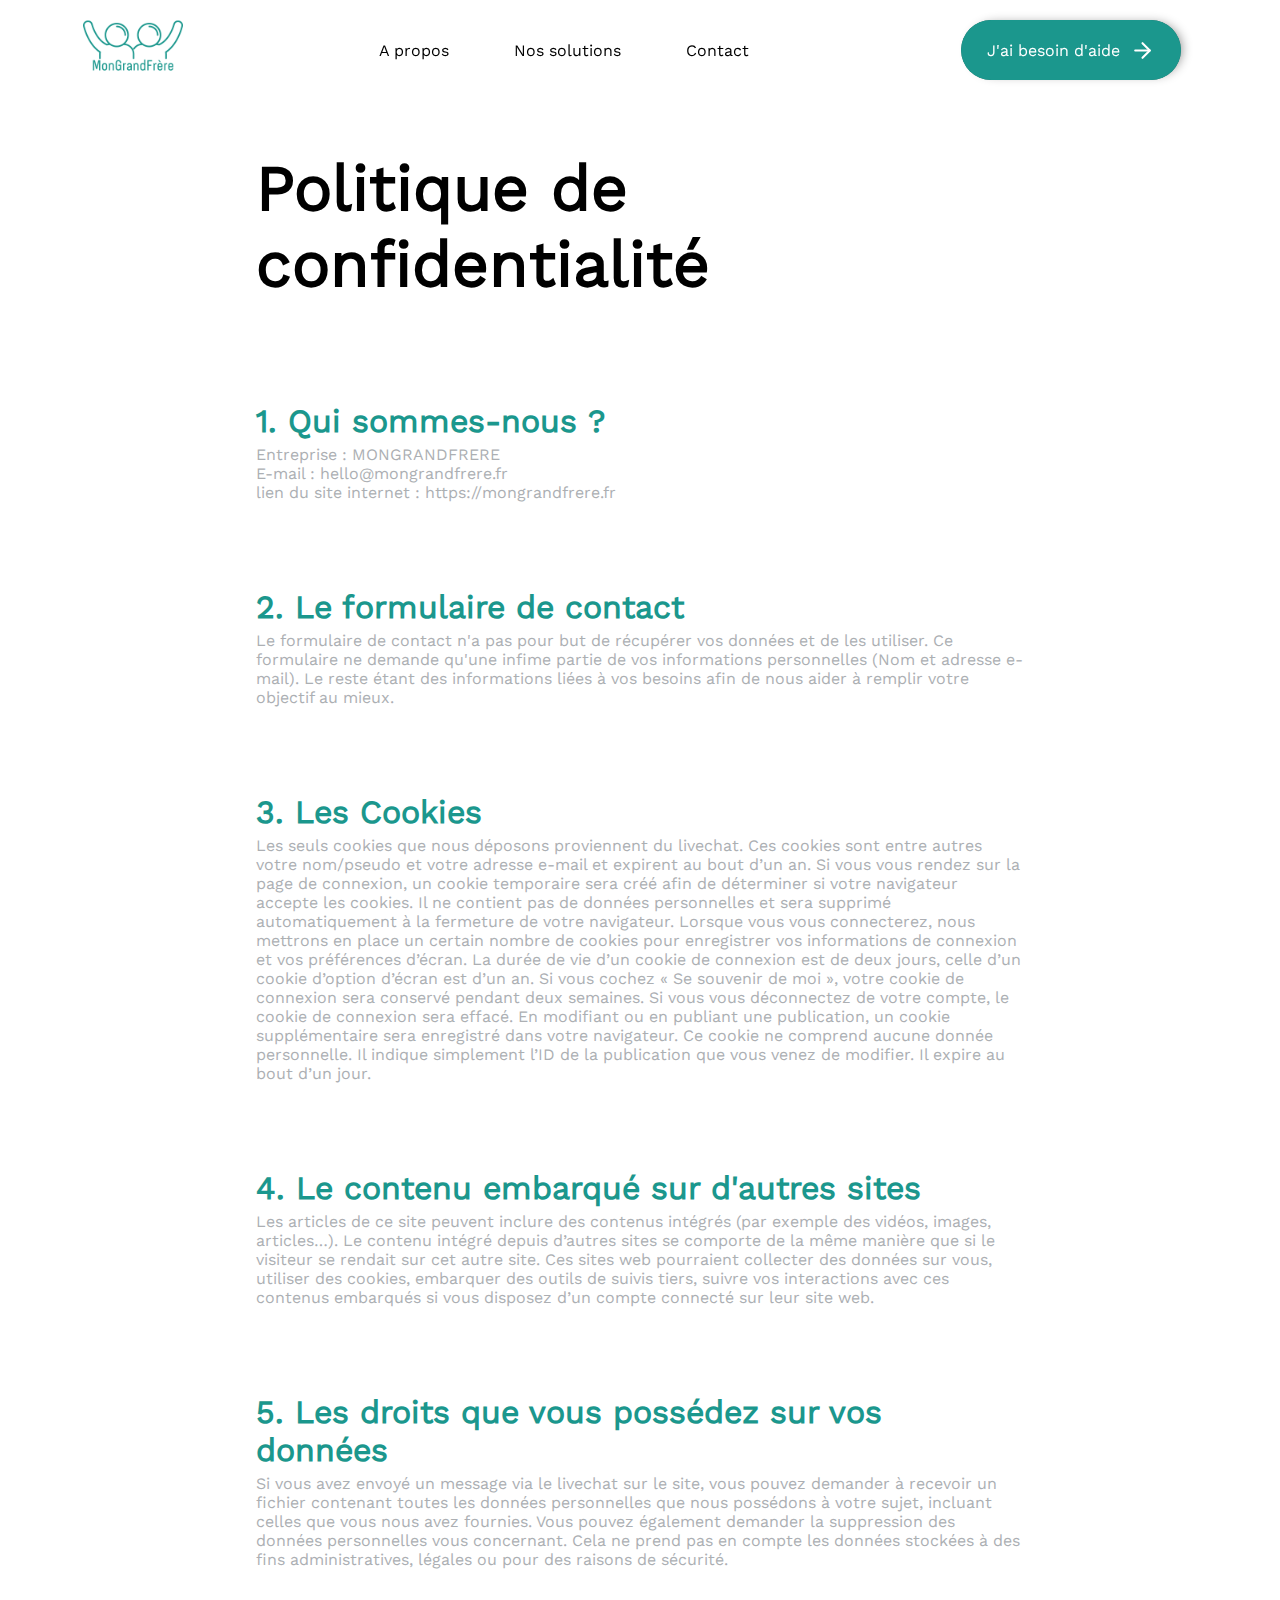
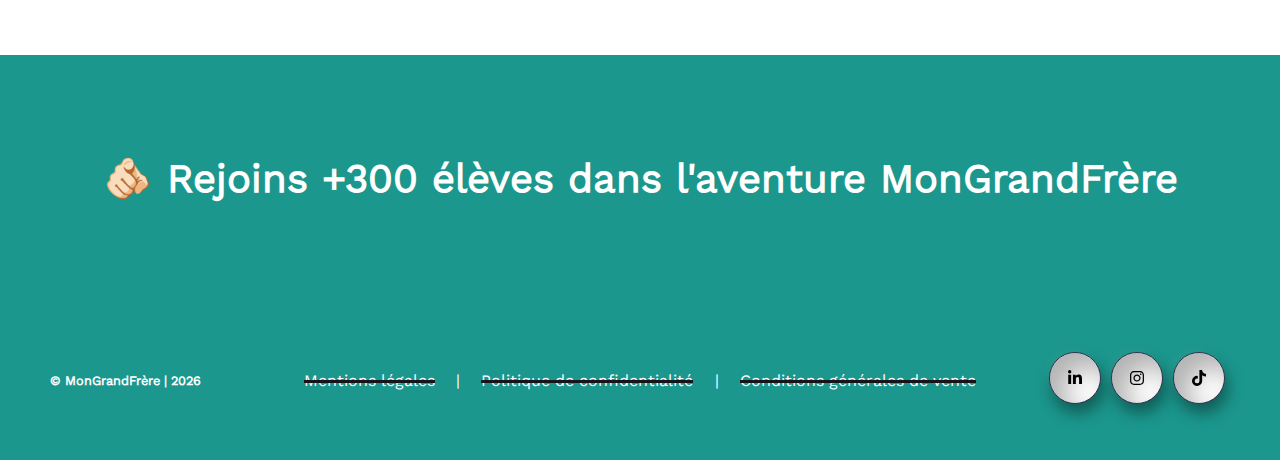
<file: pdc.html>
<!DOCTYPE html>
<html lang="fr">
  <head>
    <meta charset="UTF-8" />
    <meta http-equiv="X-UA-Compatible" content="IE=edge" />
    <meta name="viewport" content="width=device-width, initial-scale=1.0" />
    <title>Politique de confidentialité > MonGrandFrère</title>
    <link rel="stylesheet" href="legal.css" />
    <link rel="shortcut icon" href="assets/icones/favicon-mgf.png" type="image/x-icon">
  </head>
  <body>
    <nav class="primary-navigation">
      <a href="index.html"
        ><img
          class="logo-mgf"
          src="assets/icones/logo-mgf-greenwhite.png"
          alt="logo de MonGrandFrère"
      /></a>
      <button class="nav-toggler" type="button" aria-label="toggle curtain navigation">
        <span class="line l1"></span>
        <span class="line l2"></span>
        <span class="line l3"></span>
      </button>
      <div class="mobile-nav">
          <ul class="mobile-nav-ul">
            <li><a class="nav-anchor" href="about.html">A propos</a></li>
            <li>
              <a class="nav-anchor" href="products-students.html">Nos solutions</a>
            </li>
            <li><a class="nav-anchor" href="contact.html">Contact</a></li>
          </ul>
          <div class="btn-container active">
            <a class="main-anchor" href="call.html">
              <button class="main-btn">
              <span class="text">J'ai besoin d'aide</span>
              <div class="icon-container">
                <div class="icon icon--left">
                  <img src="assets/icones/arrow-right.svg" alt="fleche" />
                </div>
                <div class="icon icon--right">
                  <img src="assets/icones/arrow-right.svg" alt="fleche" />
                </div>
              </div>
            </button>
          </a>
          </div>
      </div>
      <ul class="nav-ul">
        <li><a class="nav-anchor" href="about.html">A propos</a></li>
        <li>
          <a class="nav-anchor" href="products-students.html">Nos solutions</a>
        </li>
        <li><a class="nav-anchor" href="contact.html">Contact</a></li>
      </ul>
      <div class="btn-container">
        <a class="main-anchor" href="call.html">
          <button class="main-btn">
          <span class="text">J'ai besoin d'aide</span>
          <div class="icon-container">
            <div class="icon icon--left">
              <img src="assets/icones/arrow-right.svg" alt="fleche" />
            </div>
            <div class="icon icon--right">
              <img src="assets/icones/arrow-right.svg" alt="fleche" />
            </div>
          </div>
        </button>
      </a>
      </div>
    </nav>

    <main>
        <h2>Politique de confidentialité</h2>
        <h3>1. Qui sommes-nous ?</h3>
        <p>Entreprise : MONGRANDFRERE <br> E-mail : hello@mongrandfrere.fr <br> lien du site internet : https://mongrandfrere.fr</p>
        <h3>2. Le formulaire de contact</h3>
        <p>Le formulaire de contact n'a pas pour but de récupérer vos données et de les utiliser. Ce formulaire ne demande qu'une infime partie de vos informations personnelles (Nom et adresse e-mail). Le reste étant des informations liées à vos besoins afin de nous aider à remplir votre objectif au mieux.</p>
        <h3>3. Les Cookies</h3>
        <p>Les seuls cookies que nous déposons proviennent du livechat. Ces cookies sont entre autres votre nom/pseudo et votre adresse e-mail et expirent au bout d’un an. Si vous vous rendez sur la page de connexion, un cookie temporaire sera créé afin de déterminer si votre navigateur accepte les cookies. Il ne contient pas de données personnelles et sera supprimé automatiquement à la fermeture de votre navigateur. Lorsque vous vous connecterez, nous mettrons en place un certain nombre de cookies pour enregistrer vos informations de connexion et vos préférences d’écran. La durée de vie d’un cookie de connexion est de deux jours, celle d’un cookie d’option d’écran est d’un an. Si vous cochez « Se souvenir de moi », votre cookie de connexion sera conservé pendant deux semaines. Si vous vous déconnectez de votre compte, le cookie de connexion sera effacé. En modifiant ou en publiant une publication, un cookie supplémentaire sera enregistré dans votre navigateur. Ce cookie ne comprend aucune donnée personnelle. Il indique simplement l’ID de la publication que vous venez de modifier. Il expire au bout d’un jour.</p>
        <h3>4. Le contenu embarqué sur d'autres sites</h3>
        <p>Les articles de ce site peuvent inclure des contenus intégrés (par exemple des vidéos, images, articles…). Le contenu intégré depuis d’autres sites se comporte de la même manière que si le visiteur se rendait sur cet autre site. Ces sites web pourraient collecter des données sur vous, utiliser des cookies, embarquer des outils de suivis tiers, suivre vos interactions avec ces contenus embarqués si vous disposez d’un compte connecté sur leur site web.</p>
        <h3>5. Les droits que vous possédez sur vos données</h3>
        <p>Si vous avez envoyé un message via le livechat sur le site, vous pouvez demander à recevoir un fichier contenant toutes les données personnelles que nous possédons à votre sujet, incluant celles que vous nous avez fournies. Vous pouvez également demander la suppression des données personnelles vous concernant. Cela ne prend pas en compte les données stockées à des fins administratives, légales ou pour des raisons de sécurité.</p>
    </main>

    <footer>
        <div class="checklist-part">
          <h2>🫵🏻 Rejoins +300 élèves dans l'aventure MonGrandFrère</h2>
        </div>
        <div class="footer-part">
          <h5>© MonGrandFrère | <span id="year"></span></h5>
          <div class="link-part">
            <div class="footer-nav">
              <a class="footer-anchor" href="ml.html">Mentions légales</a> |
              <a class="footer-anchor" href="pdc.html">Politique de confidentialité</a> |
              <a class="footer-anchor" href="cgv.html">Conditions générales de vente</a>
            </div>
          </div>
          <div class="social-media">
            <a href="https://www.linkedin.com/company/mongrandfrere/" target="_blank" title="Linkedin" class="socials-item">
              <img src="assets/icones/linkedin-in.svg" alt="icone de Linkedin" />
            </a>
            <a href="https://www.instagram.com/mon.grand.frere/" target="_blank" title="Instagram" class="socials-item">
              <img src="assets/icones/instagram.svg" alt="icone d'Instagram" />
            </a>
            <a href="https://www.tiktok.com/@mon.grand.frere?_t=8Y45KE3BSfG&_r=1" target="_blank" title="tiktok" class="socials-item">
              <img src="assets/icones/tiktok.svg" alt="icone de tiktok" />
            </a>
          </div>
        </div>
      </footer>
      <script src="script.js"></script>
      <script src="//code.tidio.co/9reu4v2eozfiknpwr9drnzfkueiq8j2n.js" async></script>
    </body>
  </html>
</file>
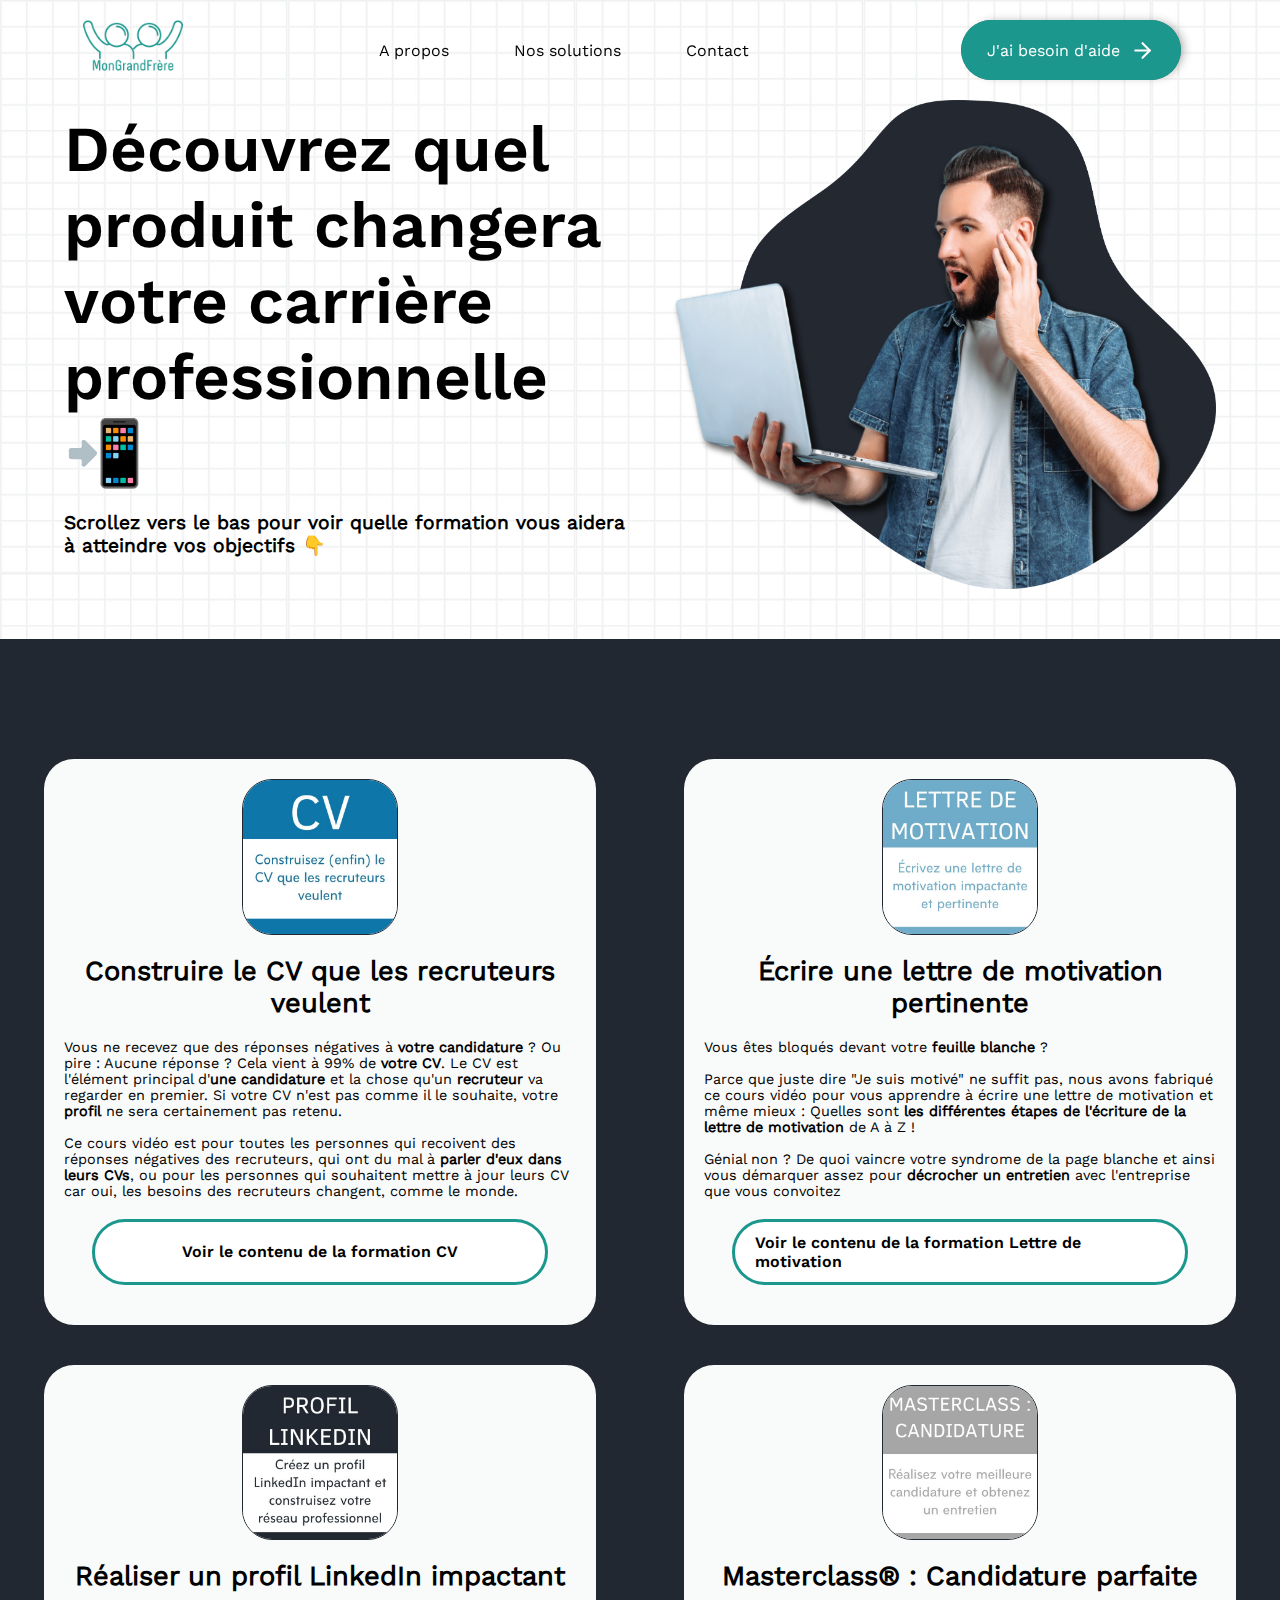
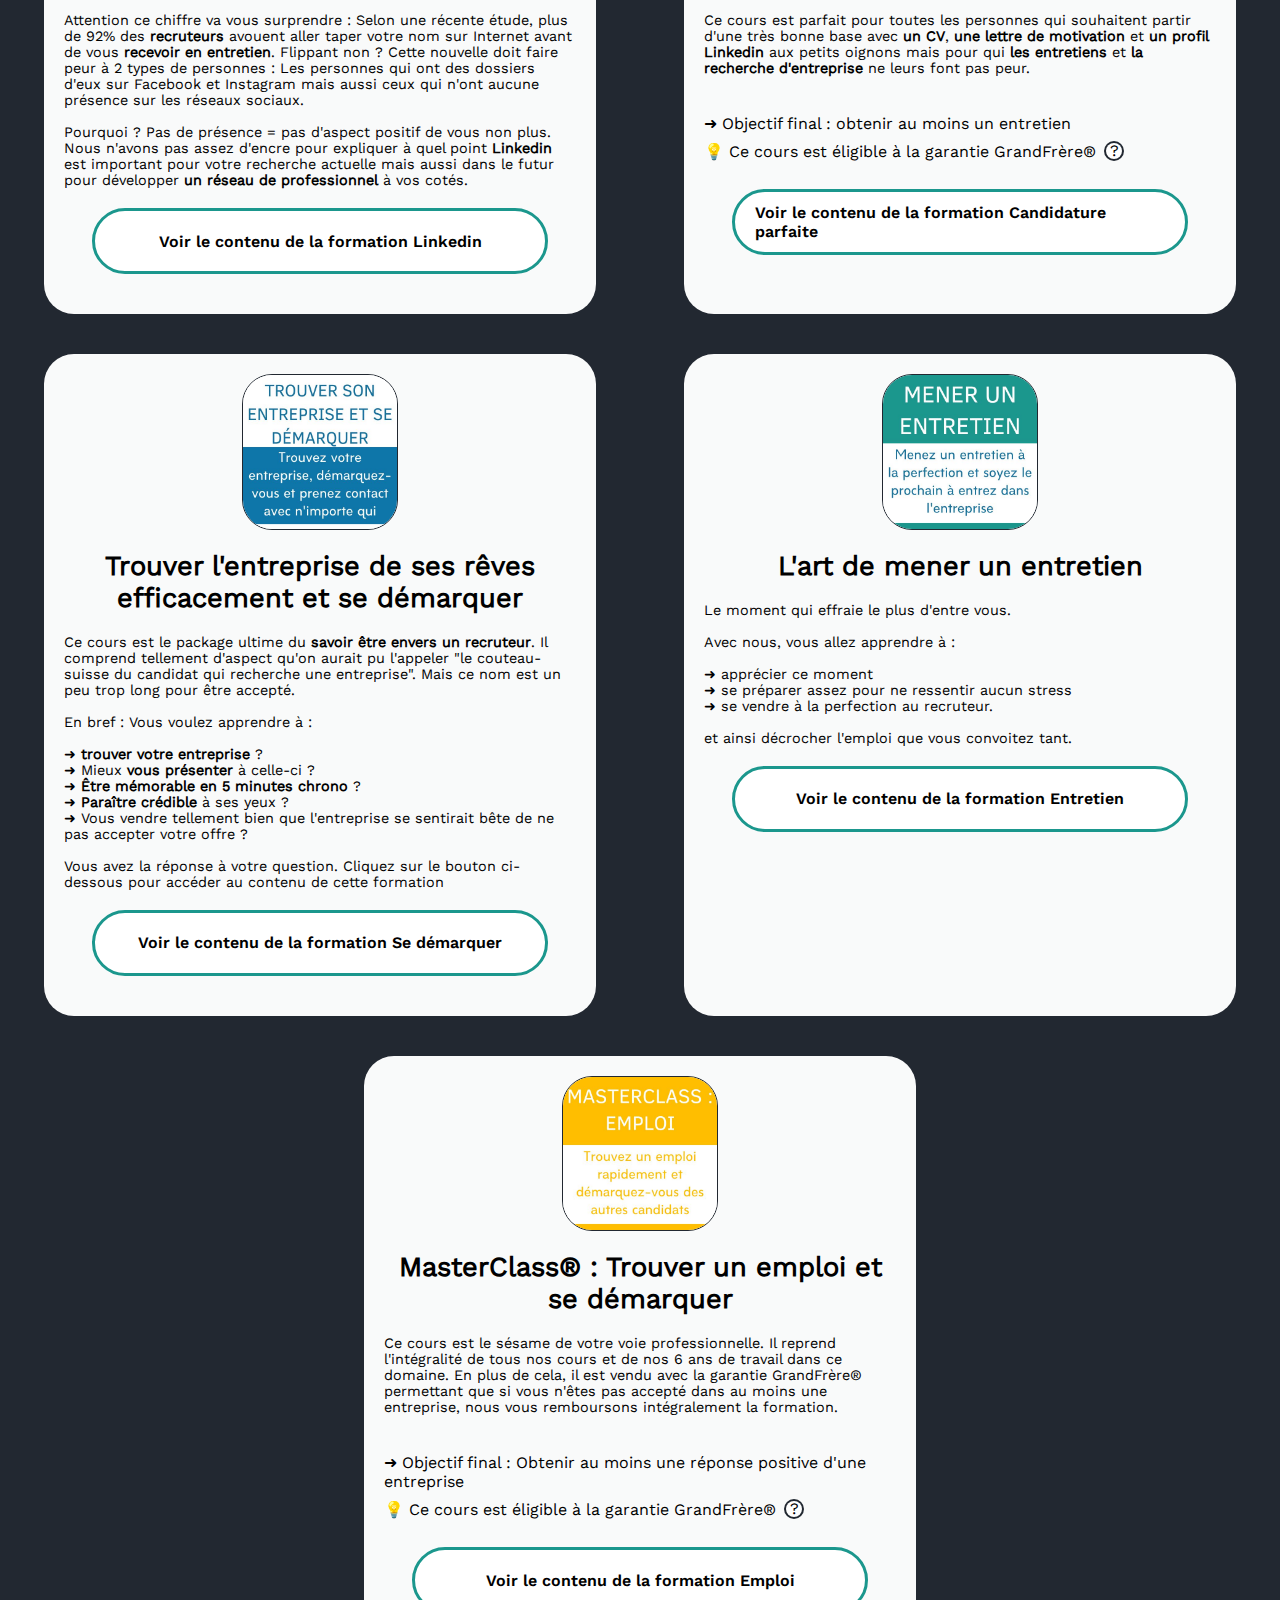
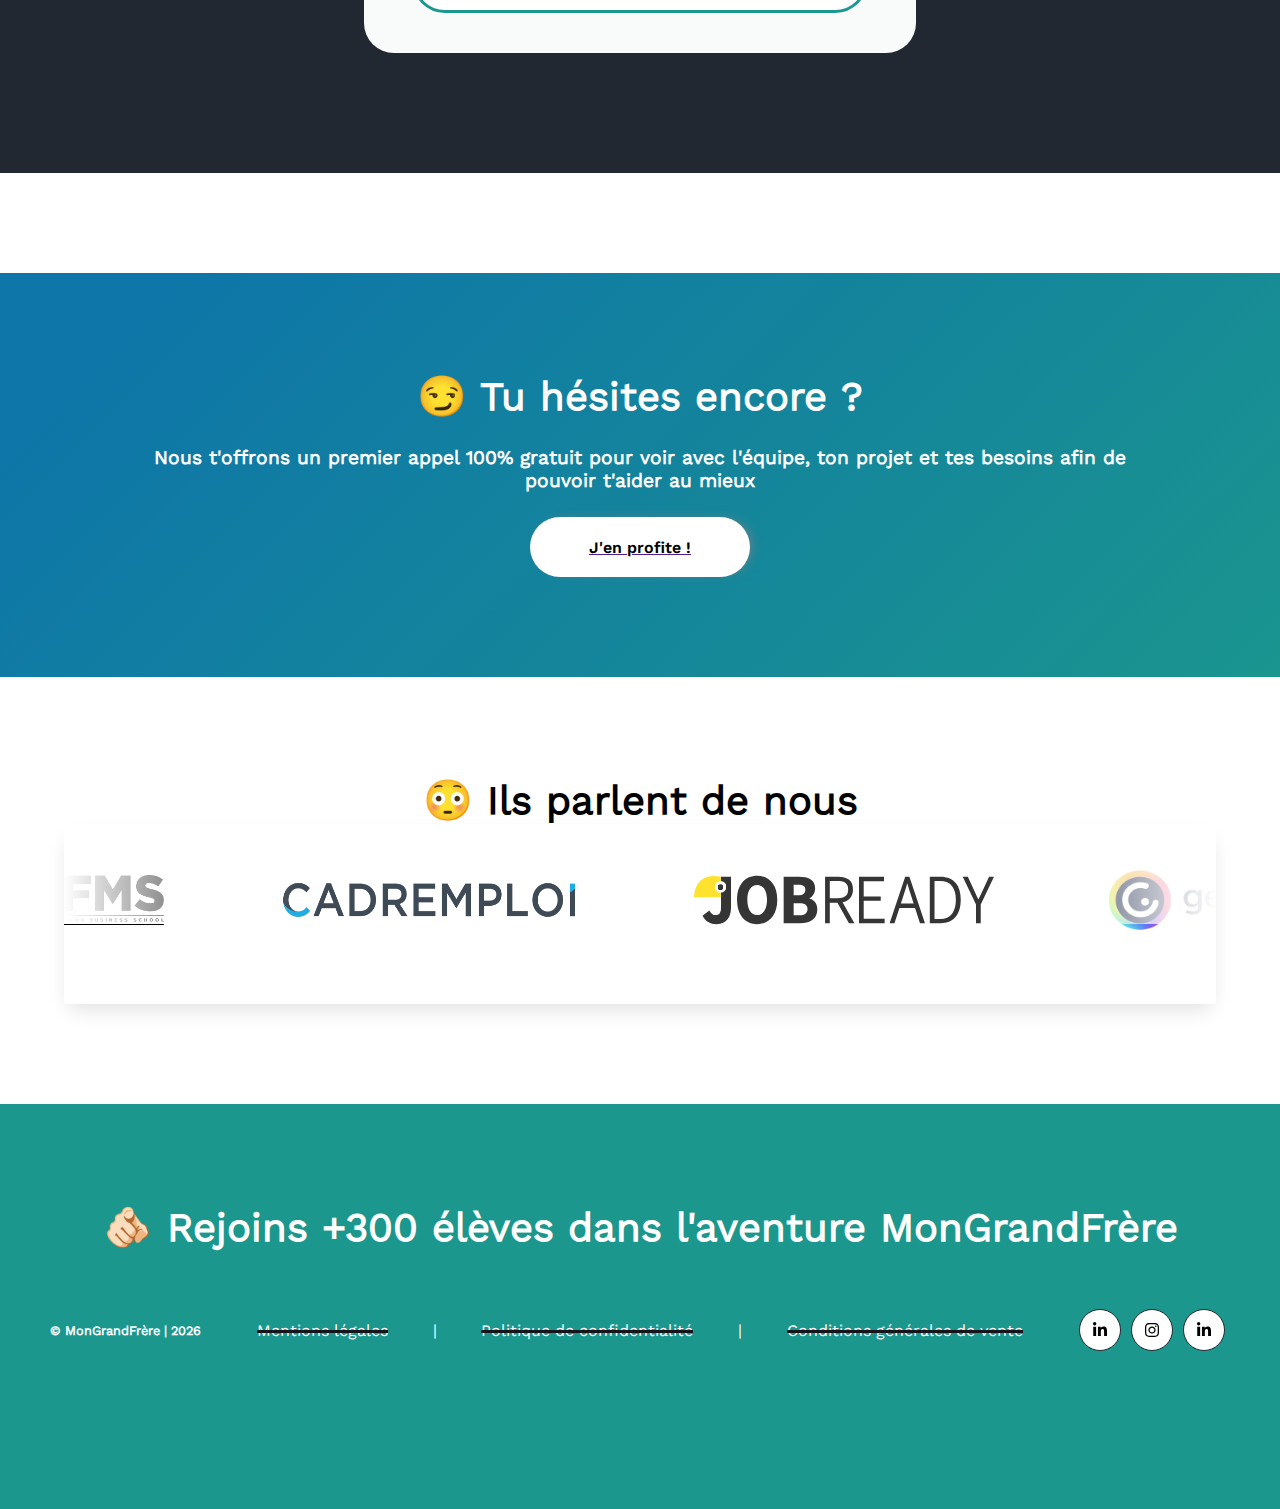
<file: products-students.html>
<!DOCTYPE html>
<html lang="fr">
  <head>
    <meta charset="UTF-8" />
    <meta http-equiv="X-UA-Compatible" content="IE=edge" />
    <meta name="viewport" content="width=device-width, initial-scale=1.0" />
    <title>Nos programmes › MonGrandFrère</title>
    <meta name="description" content="Vous recherchez un stage, une alternance ou un emploi ? Nous vous proposons des formations pour apprendre à comment rédiger un CV, faire une lettre de motivation ou réussir un entretien professionnel">
    <link rel="stylesheet" href="products.css" />
    <link rel="shortcut icon" href="assets/icones/favicon-mgf.png" type="image/x-icon">
  </head>

  <body>
    <nav class="primary-navigation">
      <a href="index.html"
        ><img
          class="logo-mgf"
          src="assets/icones/logo-mgf-greenwhite.png"
          alt="logo de MonGrandFrère"
      /></a>
      <button class="nav-toggler" type="button" aria-label="toggle curtain navigation">
        <span class="line l1"></span>
        <span class="line l2"></span>
        <span class="line l3"></span>
      </button>
      <div class="mobile-nav">
          <ul class="mobile-nav-ul">
            <li><a class="nav-anchor" href="about.html">A propos</a></li>
            <li>
              <a class="nav-anchor" href="products-students.html">Nos solutions</a>
            </li>
            <li><a class="nav-anchor" href="contact.html">Contact</a></li>
          </ul>
          <div class="btn-container active">
            <a class="main-anchor" href="call.html">
              <button class="main-btn">
              <span class="text">J'ai besoin d'aide</span>
              <div class="icon-container">
                <div class="icon icon--left">
                  <img src="assets/icones/arrow-right.svg" alt="fleche" />
                </div>
                <div class="icon icon--right">
                  <img src="assets/icones/arrow-right.svg" alt="fleche" />
                </div>
              </div>
            </button>
          </a>
          </div>
      </div>
      <ul class="nav-ul">
        <li><a class="nav-anchor" href="about.html">A propos</a></li>
        <li>
          <a class="nav-anchor" href="products-students.html">Nos solutions</a>
        </li>
        <li><a class="nav-anchor" href="contact.html">Contact</a></li>
      </ul>
      <div class="btn-container">
        <a class="main-anchor" href="call.html">
          <button class="main-btn">
          <span class="text">J'ai besoin d'aide</span>
          <div class="icon-container">
            <div class="icon icon--left">
              <img src="assets/icones/arrow-right.svg" alt="fleche" />
            </div>
            <div class="icon icon--right">
              <img src="assets/icones/arrow-right.svg" alt="fleche" />
            </div>
          </div>
        </button>
      </a>
      </div>
    </nav>

    <header class="bg-section">
      <div class="header-container">
      <div class="header-left">
      <h1>Découvrez quel produit changera votre carrière professionnelle 📲</h1>
      <h2 class="h2-desc">Scrollez vers le bas pour voir quelle formation vous aidera à atteindre vos objectifs 👇</h2>
      <div class="mobile-header">
        <img class="bg-mobile-item" src="assets/images/product-item.png" alt="">
      </div>
  </div>
  <img class="bg-item" src="assets/images/product-item.png" alt="">
</div>
  </header>

    <section class="products-section">
      <div class="products">
      <div class="product" id="cv">
        <img src="assets/images/img-product-cv.jpg" alt="">
        <h2>Construire le CV que les recruteurs veulent</h2>
      <p>Vous ne recevez que des réponses négatives à <b>votre candidature</b> ? Ou pire : Aucune réponse ? Cela vient à 99% de <b>votre CV</b>. Le CV est l'élément principal d'<b>une candidature</b> et la chose qu'un <b>recruteur</b> va regarder en premier. Si votre CV n'est pas comme il le souhaite, votre <b>profil</b> ne sera certainement pas retenu. <br><br> Ce cours vidéo est pour toutes les personnes qui recoivent des réponses négatives des recruteurs, qui ont du mal à <b>parler d'eux dans leurs CVs</b>, ou pour les personnes qui souhaitent mettre à jour leurs CV car oui, les besoins des recruteurs changent, comme le monde.</p>
      <a href="course-cv.html" class="simple-btn">Voir le contenu de la formation CV</a>
      </div>

      <div class="product" id="lettre-motivation">
          <img src="assets/images/img-product-lettre.jpg" alt="image de la formation" />
          <h2>Écrire une lettre de motivation pertinente</h2>
          <p>Vous êtes bloqués devant votre <b>feuille blanche</b> ? <br><br>Parce que juste dire "Je suis motivé" ne suffit pas, nous avons fabriqué ce cours vidéo pour vous apprendre à écrire une lettre de motivation et même mieux : Quelles sont <b>les différentes étapes de l'écriture de la lettre de motivation</b> de A à Z ! <br><br>Génial non ? De quoi vaincre votre syndrome de la page blanche et ainsi vous démarquer assez pour <b>décrocher un entretien</b> avec l'entreprise que vous convoitez</p>
          <a href="course-lm.html" class="simple-btn">Voir le contenu de la formation Lettre de motivation</a>
      </div>
    </div>
    <div class="products">
      <div class="product" id="linkedin">
        <img src="assets/images/img-product-linkedin.jpg" alt="image de la formation" />
          <h2>Réaliser un profil LinkedIn impactant</h2>
          <p>Attention ce chiffre va vous surprendre : Selon une récente étude, plus de 92% des <b>recruteurs</b> avouent aller taper votre nom sur Internet avant de vous <b>recevoir en entretien</b>. Flippant non ? Cette nouvelle doit faire peur à 2 types de personnes : Les personnes qui ont des dossiers d'eux sur Facebook et Instagram mais aussi ceux qui n'ont aucune présence sur les réseaux sociaux. <br><br>Pourquoi ? Pas de présence = pas d'aspect positif de vous non plus. Nous n'avons pas assez d'encre pour expliquer à quel point <b>Linkedin</b> est important pour votre recherche actuelle mais aussi dans le futur pour développer <b>un réseau de professionnel</b> à vos cotés.</p>
          <a href="course-lkn.html" class="simple-btn">Voir le contenu de la formation Linkedin</a>
        </div>

      <div class="product" id="masterclass-candidature">
        <img src="assets/images/img-product-masterclass-candidature.jpg" alt="image de la formation" />
          <h2>
            Masterclass® : Candidature parfaite
          </h2>
          <p>Ce cours est parfait pour toutes les personnes qui souhaitent partir d'une très bonne base avec <b>un CV</b>, <b>une lettre de motivation</b> et <b>un profil Linkedin</b> aux petits oignons mais pour qui <b>les entretiens</b> et <b>la recherche d'entreprise</b> ne leurs font pas peur.</p> 
          <br><br>➜ Objectif final : obtenir au moins un entretien
          <div class="title">
            💡 Ce cours est éligible à la garantie GrandFrère®
            <div class="tooltip">
              <div class="tooltip-spacing">
                <div class="tooltip-bg1"></div>
                <div class="tooltip-bg2"></div>
                <div class="tooltip-text">?</div>
              </div>
            </div>
            <svg class="popup-bg" xmlns="http://www.w3.org/2000/svg" viewBox="0 0 300 130" height="130" width="300">
              <path d="M36.5 12.695c15.9-2.4 32.556-4.284 82.977-3.815 79.67.74 121.785.26 145.294 5.51 18.483 4.13 34.333 11.696 33.382 32.11l-1.696 36.39c-1.01 21.68-11.678 29.377-21.934 30.838-14.884 2.12-29.72 3.52-54.512-.848C232.522 118.263 233.5 129 233.5 129s-1.992-7.686-32.218-14c-17.933-5.043-118.204 3.687-163.51-2.544-21.317-2.932-33.706-8.26-34.228-27.022L2.272 39.717c-.46-16.58 12.34-23.718 34.23-27.022z" fill="#303030" stroke="#000" />
            </svg>
            <svg class="popup-outline" xmlns="http://www.w3.org/2000/svg" viewBox="0 0 300 130" height="130" width="300">
              <g stroke-width="2" stroke-linecap="round">
                <path class="popup-outline-left" d="M233.5 129s-1.992-7.686-32.218-14c-17.933-5.043-118.204 3.687-163.51-2.544-21.317-2.932-33.706-8.26-34.228-27.022L2.272 39.717c-.46-16.58 12.34-23.718 34.23-27.022 15.897-2.4 32.554-4.284 82.975-3.815" fill="none" stroke="#303030" />
                <path class="popup-outline-right" d="M119.477 8.88c79.67.74 121.785.26 145.294 5.51 18.483 4.13 34.333 11.696 33.382 32.11l-1.696 36.39c-1.01 21.68-11.678 29.377-21.934 30.838-14.884 2.12-29.72 3.52-54.512-.848C232.522 118.263 233.5 129 233.5 129" fill="none" stroke="#303030" />
              </g>
            </svg>
            <div class="popup-text">
              La garantie GrandFrère® consiste à vous rembourser la formation intégralement si jamais l'objectif final n'est pas rempli (voir CGV)
            </div>
          </div>
          <a href="course-mc-ca.html" class="simple-btn">Voir le contenu de la formation Candidature parfaite</a>
        </div>
        </div>

    <div class="products">
      <div class="product" id="se-demarquer">
        <img src="assets/images/img-product-entreprise.jpg" alt="image de la formation" />
          <h2>
            Trouver l'entreprise de ses rêves efficacement et se démarquer
          </h2>
          <p>Ce cours est le package ultime du <b>savoir être envers un recruteur</b>. Il comprend tellement d'aspect qu'on aurait pu l'appeler "le couteau-suisse du candidat qui recherche une entreprise". Mais ce nom est un peu trop long pour être accepté. <br><br>En bref : Vous voulez apprendre à :<ul><li>➜ <b>trouver votre entreprise</b> ?</li><li>➜ Mieux <b>vous présenter</b> à celle-ci ?</li><li>➜ <b>Être mémorable en 5 minutes chrono</b> ?</li><li>➜ <b>Paraître crédible</b> à ses yeux ?</li><li>➜ Vous vendre tellement bien que l'entreprise se sentirait bête de ne pas accepter votre offre ?</li></ul><p> Vous avez la réponse à votre question. Cliquez sur le bouton ci-dessous pour accéder au contenu de cette formation</p></p>
          <a href="course-sd.html" class="simple-btn">Voir le contenu de la formation Se démarquer</a>
      </div>

      <div class="product" id="entretien">
          <img class="img-product-right" src="assets/images/img-product-entretien.jpg" alt="image de la formation" />
          <h2>L'art de mener un entretien</h2>
          <p>Le moment qui effraie le plus d'entre vous. <br><br>Avec nous, vous allez apprendre à : <ul><li>➜ apprécier ce moment</li><li>➜ se préparer assez pour ne ressentir aucun stress </li><li>➜ se vendre à la perfection au recruteur.</li></ul><p>et ainsi décrocher l'emploi que vous convoitez tant.</p>
          <a href="course-en.html" class="simple-btn">Voir le contenu de la formation Entretien</a>
      </div>
    </div>

      <div class="product" id="masterclass-emploi">
        <img class="img-product-left" src="assets/images/img-product-masterclass-emploi.jpg" alt="image de la formation" />
          <h2>MasterClass® : Trouver un emploi et se démarquer</h2>
          <p>Ce cours est le sésame de votre voie professionnelle. Il reprend l'intégralité de tous nos cours et de nos 6 ans de travail dans ce domaine. En plus de cela, il est vendu avec la garantie GrandFrère® permettant que si vous n'êtes pas accepté dans au moins une entreprise, nous vous remboursons intégralement la formation.</p> 
          <br><br>➜ Objectif final : Obtenir au moins une réponse positive d'une entreprise
          <div class="title">
            💡 Ce cours est éligible à la garantie GrandFrère®
            <div class="tooltip">
              <div class="tooltip-spacing">
                <div class="tooltip-bg1"></div>
                <div class="tooltip-bg2"></div>
                <div class="tooltip-text">?</div>
              </div>
            </div>
            <svg class="popup-bg" xmlns="http://www.w3.org/2000/svg" viewBox="0 0 300 130" height="130" width="300">
              <path d="M36.5 12.695c15.9-2.4 32.556-4.284 82.977-3.815 79.67.74 121.785.26 145.294 5.51 18.483 4.13 34.333 11.696 33.382 32.11l-1.696 36.39c-1.01 21.68-11.678 29.377-21.934 30.838-14.884 2.12-29.72 3.52-54.512-.848C232.522 118.263 233.5 129 233.5 129s-1.992-7.686-32.218-14c-17.933-5.043-118.204 3.687-163.51-2.544-21.317-2.932-33.706-8.26-34.228-27.022L2.272 39.717c-.46-16.58 12.34-23.718 34.23-27.022z" fill="#303030" stroke="#000" />
            </svg>
            <svg class="popup-outline" xmlns="http://www.w3.org/2000/svg" viewBox="0 0 300 130" height="130" width="300">
              <g stroke-width="2" stroke-linecap="round">
                <path class="popup-outline-left" d="M233.5 129s-1.992-7.686-32.218-14c-17.933-5.043-118.204 3.687-163.51-2.544-21.317-2.932-33.706-8.26-34.228-27.022L2.272 39.717c-.46-16.58 12.34-23.718 34.23-27.022 15.897-2.4 32.554-4.284 82.975-3.815" fill="none" stroke="#303030" />
                <path class="popup-outline-right" d="M119.477 8.88c79.67.74 121.785.26 145.294 5.51 18.483 4.13 34.333 11.696 33.382 32.11l-1.696 36.39c-1.01 21.68-11.678 29.377-21.934 30.838-14.884 2.12-29.72 3.52-54.512-.848C232.522 118.263 233.5 129 233.5 129" fill="none" stroke="#303030" />
              </g>
            </svg>
            <div class="popup-text">
              La garantie GrandFrère® consiste à vous rembourser la formation intégralement si jamais l'objectif final n'est pas rempli (voir CGV)
            </div>
          </div>
          <a href="course-mc-em.html" class="simple-btn">Voir le contenu de la formation Emploi</a>
        </div>
      </div>
    </section>

    <section class="call-section">
      <h2>😏 Tu hésites encore ?</h2>
      <h4>
        Nous t'offrons un premier appel 100% gratuit pour voir avec l'équipe, ton projet et tes besoins afin de pouvoir t'aider au mieux
      </h4>
      <a href=""><button class="secondary-btn">J'en profite !</button></a>
    </section>
  
    <section class="carousel-section">
      <h2>😳 Ils parlent de nous</h2>
      <div class="slider">
        <div class="slide-track">
          <div class="slide">
            <img
              src="assets/images/fms-logo.webp"
              width="100px"
              alt=""    
              height="50px"
            />
          </div>
          <div class="slide">
            <img
              src="assets/images/logo-cadremploi.png"
              width="300px"
              alt=""    
              height="50px"
            />
          </div>
          <div class="slide">
            <img
              src="assets/images/logo-jobready.svg"
              width="300px"
              height="50px"
              alt=""            />
          </div>
          <div class="slide">
            <img
              src="assets/images/logo-genially.jpeg"
              width="200px"
              height="100px"
              alt=""
            />          </div>
          <div class="slide">
            <img
              src="assets/images/logo-linkedin.png"
              width="200px"
              height="50px"
              alt=""
            />
          </div>          <div class="slide">
            <img
              src="assets/images/logo-tu-feras-quoi-plus-tard.webp"
              width="130px"
              height="130px"
              alt=""
            />
          </div>
          <div class="slide">            <img
              src="assets/images/logo-vigijobs.png"
              width="170px"
              height="200px"
              alt=""
            />
          </div>
        </div>
      </div>    
    </section>
  
      <footer>
        <div class="checklist-part">
          <h2>🫵🏻 Rejoins +300 élèves dans l'aventure MonGrandFrère</h2>
        </div>
        <div class="footer-part">
          <h5>© MonGrandFrère | <span id="year"></span></h5>
          <div class="link-part">
            <div class="footer-nav">
              <a class="footer-anchor" href="ml.html">Mentions légales</a> |
              <a class="footer-anchor" href="pdc.html">Politique de confidentialité</a> |
              <a class="footer-anchor" href="cgv.html">Conditions générales de vente</a>
            </div>
          </div>
          <div class="social-media">
            <a href="https://www.linkedin.com/company/mongrandfrere/" target="_blank" title="Linkedin" class="socials-item">
              <img src="assets/icones/linkedin-in.svg" alt="icone de Linkedin" />
            </a>
            <a href="https://www.instagram.com/mon.grand.frere/" target="_blank" title="Instagram" class="socials-item">
              <img src="assets/icones/instagram.svg" alt="icone d'Instagram" />
            </a>
            <a href="https://www.tiktok.com/@mon.grand.frere?_t=8Y45KE3BSfG&_r=1" target="_blank" title="Linkedin" class="socials-item">
              <img src="assets/icones/linkedin-in.svg" alt="icone de Linkedin" />
            </a>
          </div>
        </div>
      </footer>
      <script src="script.js"></script>
      <script src="//code.tidio.co/9reu4v2eozfiknpwr9drnzfkueiq8j2n.js" async></script>
    </body>
</html>
</file>
<file: about.css>
:root {
  --green: #1b978d;
  --blue: #0e76a8;
  --black: #222831;
  --text: #2b3044;
  --line: #1b978d;
  --line-active: #1b978d;
}

::selection {
  background-color: var(--green);
  color: white;
}

@font-face {
  font-family: "Work-regular";
  src: url(assets/fonts/WorkSans-Regular.ttf);
}
@font-face {
  font-family: "Work-bold";
  src: url(assets/fonts/WorkSans-SemiBold.ttf);
}
@font-face {
  font-family: "Work-black";
  src: url(assets/fonts/WorkSans-Black.ttf);
}

/* RÉGLAGES GÉNÉRAUX */

* {
  font-family: "Work-regular", sans-serif;
}

html {
  height: 100%;
  width: 100%;
  scroll-behavior: smooth;
}

body {
  margin: 0px;
  padding: 0px;
  box-sizing: border-box;
}

section {
  height: 100vh;
  width: 100%;
  padding: 100px 0px 100px 0px;
}

header {
  padding: 150px 100px 50px;
  height: auto;
  width: auto;
}

footer {
  height: auto;
  background: var(--green);
  padding-bottom: 100px;
}

nav{
  width: 100%;
  height: 100px;
  position: fixed;
  display: flex;
  flex-direction: row;
  align-content: center;
  align-items: center;
  justify-content: space-around;
  z-index: 100;
}

li {
  list-style: none;
}

h1 {
  font-family: "Work-bold", sans-serif;
  font-size: 5rem;
  font-weight: 900;
  margin: 0;
  color: black;
}

h2:not(.h2-desc, .bg-h2) {
  font-family: "Work-regular", sans-serif;
  font-size: 2.5rem;
  color: black;
  width: auto;
  margin: 0;
  text-align: center;
}

h3 {
  font-family: "Work-regular", sans-serif;
  font-size: 3rem;
  margin-bottom: 20px;
}

h4 {
  font-size: 1.5rem;
  margin-bottom: 20px;
}

h5 {
  font-size: 0.8rem;
  color: white;
}

button {
  font-family: "Work-regular", sans-serif;
  box-shadow: 5px -1px 12px -5px grey;
}

input {
  display: flex;
  justify-content: center;
  align-items: center;
  margin: 0 auto;
}

img {
  user-select: none;
}

a {
  cursor: pointer;
  user-select: none;
}

@media screen and (max-width: 1000px) {
  h3 {
    font-size: 2rem;
  }
}

@media screen and (max-width: 930px) {
  h2 {
    text-align: center;
  }

  h4 {
    font-size: 1rem;
  }
}

@media screen and (max-width: 450px) {
  h2:not(.h2-desc) {
    width: 80%;
    margin: 0 auto;
    font-size: 1.5rem !important;
    padding: 50px 0!important;
  }
}

/* NAV PART -- lien vers autre page */

.primary-navigation {
  background-color: rgba(255, 255, 255, 0);
  transition: all 0.25s ease-in-out;
}

.primary-navigation.scrolled {
  background-color: white;
  box-shadow: 5px -1px 12px -5px grey;
  height: 80px;
}

.logo-mgf {
  width: 100px;
  height: auto;
}

nav.primary-navigation {
  display: flex;
}

nav.primary-navigation ul li {
  list-style: none;
  margin: 0 auto;
  display: inline-block;
  padding: 0 30px;
  position: relative;
  text-decoration: none;
  text-align: center;
}

.nav-anchor {
  font-family: "Work-regular";
  display: block;
  position: relative;
  padding: 0.2em 0;
  color: inherit;
  text-decoration: none;
}

a.nav-anchor {
  position: relative;
}
a.nav-anchor:before {
  content: "";
  position: absolute;
  width: 100%;
  height: 4px;
  bottom: 0;
  margin: -5px 0;
  background-color: var(--green);
  visibility: hidden;
  left: 0;
  transform: translatex(-50%);
  transform: scaleX(0);
  transition: all 0.2s ease-in-out 0s;
}
a.nav-anchor:hover:before {
  visibility: visible;
  transform: scaleX(1);
}
a.nav-anchor:active:before {
  visibility: visible;
  transform: scaleX(1);
}

.main-anchor {
  text-decoration: none;
  color: white;
}

nav img {
  max-width: 100%;
}

.btn-container {
  width: auto;
  display: flex;
}

.main-btn {
  --width: 220px;
  --height: 60px;
  border: 0;
  position: relative;
  min-width: var(--width);
  min-height: var(--height);
  border-radius: var(--height);
  color: #fff;
  font-family: "Work-bold";
  font-size: 1rem;
  background: #1d766e;
  cursor: pointer;
  overflow: hidden;
  display: flex;
  justify-content: center;
  align-items: center;
  margin: 0 1rem;
  z-index: 1;
}
.main-btn .text,
.main-btn .icon-container {
  position: relative;
  z-index: 2;
}
.main-btn .icon-container {
  --icon-size: 25px;
  position: relative;
  width: var(--icon-size);
  height: var(--icon-size);
  margin-left: 10px;
}
.main-btn .icon-container .icon {
  position: absolute;
  left: 0;
  top: 0;
  width: var(--icon-size);
  height: var(--icon-size);
  transition: transform 500ms ease, opacity 250ms ease;
}
.main-btn .icon-container .icon--left {
  transform: translateX(-200%);
  opacity: 0;
}
.main-btn .icon-container .icon svg {
  width: 25px;
  height: 100%;
  fill: #fff;
}
.main-btn::after {
  content: "";
  position: absolute;
  left: 0;
  top: 0;
  width: 100%;
  height: 100%;
  background: var(--green);
  border-radius: var(--height);
  z-index: 1;
  transition: transform 500ms ease;
}
.main-btn:hover::after {
  transform: translateX(65%);
  width: 250px;
}
.main-btn:hover .icon-container {
  transform: translateX(125%);
  left: -23px;
}
.main-btn:hover .icon-container .icon--left {
  transform: translateX(0);
  opacity: 1;
}
.main-btn:hover .icon-container .icon--right {
  transform: translateX(200%);
  opacity: 0;
}

.mobile-nav, .nav-toggler {
  display: none;
}


@media screen and (max-width: 930px) {
  
  .mobile-nav {
    position: fixed;
    width: 100%;
    min-height: 200%;
    right: 0;
    display: flex;
    justify-content: center;
    align-items: center;
    flex-direction: column;
    background: var(--black);
    transform: translateX(100%);
    transition: transform 0.3s cubic-bezier(0.73, 0.11, 0.67, 0.84);
  }

  .mobile-nav.active {
    transform: translate(0);
  }

  .mobile-nav-ul {
    display: flex;
    flex-direction: column;
    padding-top: 70vh;
    padding-left: 0;
  }

  .mobile-nav a {
    display: none;
  }

  .mobile-nav.active a {
    color: white;
    font-size: 2rem;
    display: block;
    margin: 40px 0;
  }

  .btn-container.active {
    display: block;
  }

  .nav-ul, nav > .btn-container {
    display: none;
  }
  
  .nav-toggler {
    background: none;
    box-shadow: none;
    width: 50px;
    height: 50px;
    border: none;
    display: flex;
    justify-content: center;
    align-items: center;
    z-index: 999;
    cursor: pointer;
    margin-right: 46px;
  }

  .line {
    position: absolute;
    display: block;
    width: 50px;
    height: 6px;
    border-radius: 50px;
    background: var(--green);
    transition: transform 0.3s ease-out, opacity 0.1s ease-out ;
  }

  .l1 {
    transform: translateY(-15px);
  }

  .l3 {
    transform: translateY(15px);
  }

  .nav-toggler.active .l1 {
    transform: translateY(0px) rotate(135deg);
  }

  .nav-toggler.active .l2 {
    opacity: 0;
  }

  .nav-toggler.active .l3 {
    transform: translateY(0px) rotate(-135deg);
  }

  .primary-navigation {
    justify-content: space-between;
  }

  .logo-mgf {
    padding-left: 48px;
  }

  .main-btn:active::after {
    transform: translateX(65%);
    width: 250px;
    margin: 0 auto;
  }
  .main-btn:active .icon-container {
    transform: translateX(125%);
    left: -23px;
  }
  .main-btn:active .icon-container .icon--left {
    transform: translateX(0);
    opacity: 1;
  }
  .main-btn:active .icon-container .icon--right {
    transform: translateX(200%);
    opacity: 0;
  }
  
}

/* QUOTATION PART */

.quotation-section {
  width: 100%;
  display: grid;
  grid-template-columns: 50% 50%;
  height: auto;
  padding-bottom: 0;
}

.quote {
  margin: 0 100px;
  display: flex;
  flex-direction: column;
  justify-content: center;
  align-items: center;
}

.quote h2 {
  position: relative;
  width: 70%;
  padding: 0;
}

.quote h2:before {
  display: block;
  content: "";
  position: absolute;
  background: url(assets/icones/quote-top.jpg);
  width: 30px;
  height: 30px;
  top: 0;
  left: -40px;
  background-size: contain;
}

.quote h2::after {
  display: block;
  width: 30px;
  height: 30px;
  content: "";
  position: absolute;
  background: url(assets/icones/quote-bottom.jpg);
  bottom: 0;
  right: -40px;
  background-size: contain;
}

.quote img {
  width: 40px;
}

#quote-img {
  width: 100%;
  margin: auto 0;
}

@media screen and (max-width: 930px) {

  .quotation-section {
    display: block;
  }

  .quote h2 {
    font-size: 3rem;
    margin: 100px;
  }
}

/* TEAM PART */

.team-section {
  display: grid;
  grid-template-columns: 50% 50%;
  height: auto;
  margin: 0;
  padding: 0;
}

.team-img {
  background: url(assets/images/profile-hugo.jpg);
  background-size: cover;
  background-position: left;
}

.team-img2 {
  background: url(assets/images/profile-kevin.jpg);
  background-size: cover;
  background-position: top;
}

.team-infos {
  width: 90%;
  margin: 0 auto;
}

.team-figures {
  display: flex;
  justify-content: space-around;
  width: 100%;
}

.figures {
  display: flex;
  flex-direction: column;
  justify-content: center;
  align-items: center;
}

.figure {
  font-size: 3rem;
  height: auto;
  margin-bottom: 10px;
}

.h4-desc {
  width: 70%;
  font-size: 0.8rem;
  text-align: center;
}

.h2-desc {
  font-size: 1rem
}

@media screen and (max-width: 850px) {
  .team-section {
    display: block;
  }

  #reverse {
    display: flex;
    flex-direction: column-reverse;
  }

  .team-img {
    height: 500px;
    background-position: center;
  }

  .team-img2 {
    height: 500px;
    background-position: top;
  }

  .h2-desc {
    text-align: left;
  }
}

@media screen and (max-width: 600px) {
  .h2-desc {
    font-size: 1rem;
    margin: 0;
  }

  .team-figures {
    display: block;
  }
}

/* MISSIONS PART */

.missions-section {
  width: 100%;
  background: url(assets/images/bg-mgf.svg);
  height: auto;
  color: white;
  padding: 10px 0 40px;
  margin: 0;
  display: flex;
  flex-direction: column;
  justify-content: center;
  align-items: center;
}

.bg-h2 {
  font-size: 2.5rem;
  color: white;
  margin-bottom: 0;
}

.results {
  width: 100%;
  display: flex;
  justify-content: space-around;
}

.result {
  display: flex;
  flex-direction: column;
  align-items: center;
}

.result h3 {
  margin: 0;
  font-size: 3rem;
}

.result h4 {
  font-size: 1rem;
  width: 70%;
  text-align: center;
}

#img-mission {
  width: 50px;
  padding-bottom: 10px;
}

@media screen and (max-width: 930px) {
  .results {
    display: block;
  }

  .result {
    padding-bottom: 40px;
  }
}

/* VALUES PART */

.values-section {
  height: auto;
}

.values-section h2 {
  width: 100%;
  text-align: center;
  padding-bottom: 50px;
  height: auto;
}

.values {
  width: 90%;
  margin: 0 auto;
  display: grid;
  grid-template-columns: 33.33% 33.33% 33.33%;
}

.value {
  scale: 1;
  width: 80%;
  height: auto;
  margin-bottom: 30px;
  padding: 15px;
  background: rgb(255, 255, 255);
  -webkit-box-shadow: 0px 0px 10px 0px #383838;
  box-shadow: 0px 0px 10px 0px #383838;
  border-radius: 30px;
  display: flex;
  flex-direction: column;
  text-align: left;
  transition: scale 0.2s ease-in-out;
}

.value:hover {
  scale: 1.05;
}

.value img {
  width: 70px;
}

@media screen and (max-width: 930px) {
  
  .values {
    display: block;
    width: 70%;
    margin: 0 auto;
  }
}

/* CONTACT PART -- lien vers page contact */

.contact-section {
  background-image: url(assets/images/bg-mgf.svg);
  height: 50vh;
  color: white;
  display: flex;
  flex-direction: column;
  justify-content: center;
  align-items: center;
  text-align: center;
  padding: 0;
}

.contact-section h2 {
  font-size: 2.5rem;
  margin: 0;
}

.contact-section h2,
.contact-section h3 {
  color: white;
  width: 80%;
  padding: 0;
}

.secondary-btn {
  cursor: pointer;
  width: 220px;
  height: 60px;
  background: rgb(255, 255, 255);
  padding: 20px;
  border: none;
  border-radius: 40px;
  color: rgb(0, 0, 0);
  font-family: "Work-bold";
  font-size: 1rem;
  align-items: center;
  display: flex;
  justify-content: center;
  transition: 0.1s ease-in-out;
}

.secondary-btn:hover {
  background: black;
  color: white;
}

@media screen and (max-width: 930px) {
  
  .contact-section h4 {
    width: 80%;
    margin: 20px auto;
  } 
}

/* CAROUSEL PART */

@-webkit-keyframes scroll {
  0% {
    transform: translateX(0);
  }
  100% {
    transform: translateX(calc(-250px * 4.5));
  }
}

@keyframes scroll {
  0% {
    transform: translateX(0);
  }
  100% {
    transform: translateX(calc(-250px * 4.5));
  }
}

.carousel-section {
  height: auto;
  padding: 100px 0;
}

.slider {
  background: white;
  box-shadow: 0 10px 20px -5px rgba(0, 0, 0, 0.125);
  height: 100px;
  margin: auto;
  padding: 40px 0;
  overflow: hidden;
  position: relative;
  width: 90%;
}
.slider::before,
.slider::after {
  background: linear-gradient(to right, white 0%, rgba(255, 255, 255, 0) 100%);
  content: "";
  height: 100px;
  position: absolute;
  width: 20%;
  z-index: 2;
}
.slider::after {
  right: 0;
  top: 0;
  transform: rotateZ(180deg);
}
.slider::before {
  left: 0;
  top: 0;
}
.slider .slide-track {
  -webkit-animation: scroll 18s linear infinite;
  animation: scroll 15s linear infinite;
  display: flex;
  width: auto;
}

.slide-track {
  position: absolute;
  bottom: 0%;
  align-items: center;
}

.slide img {
  padding-right: 115px;
}

@media screen and (max-width: 930px) {
  .slider .slide-track {
    -webkit-animation: scroll 10s linear infinite;
    animation: scroll 7s linear infinite;
  }
}

/* FOOTER PART */

.checklist-part {
  height: auto;
  color: white;
  display: flex;
  flex-direction: column;
  align-items: center;
}

.checklist-part h2 {
  font-size: 2.5rem;
  color: white;
  padding-top: 100px;
  margin: 0 auto;
  text-align: center;
}

.checklist-part h4 {
  margin-top: 0;
  margin-top: 25px;
}

.footer-part {
  padding: 50px;
  display: grid;
  grid-template-columns: 15% 70% 15%;
}

a.socials-item {
  vertical-align: top;
  text-align: center;
  align-items: center;
  -o-transition: all 0.3s;
  -webkit-transition: all 0.3s;
  transition: all 0.3s;
  margin: 0 5px;
  line-height: 16px;
  padding: 5px;
  border-radius: 50%;
  background-color: white;
  border: 1px solid var(--black);
}

.link-part {
  display: flex;
  position: relative;
  align-items: center;
}

.footer-nav {
  color: white;
  position: absolute;
  width: 100%;
  left: 50%;
  transform: translateX(-50%);
  display: flex;
  justify-content: space-around;
}

.footer-nav a {
  text-decoration: none;
  color: #ffffff;
  margin: 0 15px;
  position: relative;
}

.footer-nav a:before {
  content: "";
  position: absolute;
  width: 100%;
  height: 3px;
  background: #16151b;
  top: 47%;
  animation: out 0.2s cubic-bezier(1, 0, 0.58, 0.97) 1 both;
}

.footer-nav a:hover:before {
  animation: in 0.2s cubic-bezier(1, 0, 0.58, 0.97) 1 both;
}

@keyframes in {
  0% {
    width: 0;
    left: 0;
    right: auto;
  }
  100% {
    left: 0;
    right: auto;
    width: 100%;
  }
}
@keyframes out {
  0% {
    width: 100%;
    left: auto;
    right: 0;
  }
  100% {
    width: 0;
    left: auto;
    right: 0;
  }
}

.footer-nav a:nth-child(1) {
  animation: show 0.2s 1.1s ease 1 both;
}

.footer-nav a:nth-child(2) {
  animation: show 0.2s 1.2s ease 1 both;
}

.footer-nav a:nth-child(3) {
  animation: show 0.2s 1.3s ease 1 both;
}

.footer-nav a:nth-child(4) {
  animation: show 0.2s 1.4s ease 1 both;
}

.footer-nav a:nth-child(5) {
  animation: show 0.2s 1.5s ease 1 both;
}

.social-media {
  display: flex;
  flex-direction: row;
  justify-content: end;
  align-items: center;
}

.socials-item {
  width: 30px;
  height: 30px;
  align-items: center;
  text-align: center;
  margin: 0 auto;
  display: flex;
}

.socials-item img {
  display: flex;
  margin: 0 auto;
  font-weight: normal;
  width: 1em;
  height: 1em;
  line-height: 1;
  font-size: 16px;
  text-align: center;
  vertical-align: top;
  font-feature-settings: normal;
  font-kerning: auto;
  font-language-override: normal;
  font-size-adjust: none;
  font-stretch: normal;
  font-style: normal;
  font-synthesis: weight style;
  font-variant: normal;
  font-weight: normal;
  text-rendering: auto;
}

a.socials-item:hover {
  box-shadow: 0 0px 20px rgba(0, 0, 0, 0.7);
  border-color: white;
}

#year {
  color: white;
  font-size: 0.8rem;
}

@media screen and (max-width: 1100px) {
  
  .footer-part {
    display: flex;
    flex-direction: column;
    align-items: center;
    text-align: center;
  }

  .link-part {
    padding: 50px 0;
    position: inherit;
  }

  .checklist-part h4 {
    width: 90%;
    text-align: center;
  }
}

@media screen and (max-width: 450px) {
  .footer-nav {
    display: flex;
    flex-direction: column;
    padding-bottom: 20px;
  }

  .footer-anchor {
    padding-bottom: 20px;
  }

  .footer-part h5 {
    padding-bottom: 40px;
  }

  .social-media {
    padding-top: 20px;
  }
}

/* END */
</file>
<file: call.css>
:root {
  --green: #1b978d;
  --blue: #0e76a8;
  --black: #222831;
  --text: #2b3044;
  --line: #1b978d;
  --line-active: #1b978d;
}

::selection {
  background-color: var(--green);
  color: white;
}

@font-face {
  font-family: "Work-regular";
  src: url(assets/fonts/WorkSans-Regular.ttf);
}
@font-face {
  font-family: "Work-bold";
  src: url(assets/fonts/WorkSans-SemiBold.ttf);
}
@font-face {
  font-family: "Work-black";
  src: url(assets/fonts/WorkSans-Black.ttf);
}

/* RÉGLAGES GÉNÉRAUX */

* {
  font-family: "Work-regular", sans-serif;
}

html {
  height: 100%;
  width: 100%;
  scroll-behavior: smooth;
}

body {
  margin: 0px;
  padding: 0px;
  box-sizing: border-box;
}

section {
  min-height: 100vh;
  width: 100%;
}

header {
  background: url(assets/images/bg-header.jpg);
  background-size: cover;
}

footer {
  height: auto;
  background: var(--green);
  padding-bottom: 100px;
}

nav {
  background: white;
  width: 100%;
  height: 100px;
  margin: 0 auto;
  position: fixed;
  display: flex;
  flex-direction: row;
  align-content: center;
  align-items: center;
  justify-content: space-around;
  z-index: 9999;
}

ul {
  padding: 0;
}

li {
  list-style: none;
}

h1 {
  width: 100%;
  font-family: "Work-bold", sans-serif;
  font-size: 5rem;
  font-weight: 900;
  margin: 0;
  color: black;
}

h2:not(.h2-desc) {
  font-family: "Work-regular", sans-serif;
  font-size: 2.5rem;
  display: flex;
  justify-content: center;
  color: black;
  padding: 70px;
  margin: 0;
}

h3 {
  font-family: "Work-regular", sans-serif;
  font-size: 3rem;
  margin-top: 0;
}

h4 {
  font-size: 1.3rem;
}

h5 {
  font-size: 0.8rem;
  color: white;
}

button {
  font-family: "Work-regular", sans-serif;
  box-shadow: 5px -1px 12px -5px grey;
}

label {
  color: var(--blue);
}

input {
  display: flex;
  justify-content: center;
  align-items: center;
  margin: 0 auto;
}

img {
  user-select: none;
}

@media screen and (max-width: 1000px) {
  h3 {
    font-size: 2rem;
  }

  iframe {
    height: 150vh;
  }
}

@media screen and (max-width: 930px) {
  h2 {
    text-align: center;
  }

  h4 {
    font-size: 1rem;
  }

  iframe {
    width: 100%;
    display: block;
    margin: 0 auto;
  }
}

@media screen and (max-width: 660px) {

  iframe {
    width: 90%;
    display: block;
    margin: 0 auto;
  }
}

@media screen and (max-width: 450px) {
  h2 {
    width: 80%;
    margin: 0 auto !important;
    font-size: 1.5rem !important;
    padding: 50px 0!important;
  }
}

/* NAV PART -- lien vers autre page */

.primary-navigation {
  background-color: rgba(255, 255, 255, 0);
  transition: all 0.25s ease-in-out;
}

.primary-navigation.scrolled {
  background-color: white;
  box-shadow: 5px -1px 12px -5px grey;
  height: 80px;
}

.logo-mgf {
  width: 100px;
  height: auto;
}

nav.primary-navigation {
  display: flex;
}

nav.primary-navigation ul li {
  list-style: none;
  margin: 0 auto;
  display: inline-block;
  padding: 0 30px;
  position: relative;
  text-decoration: none;
  text-align: center;
}

.nav-anchor {
  font-family: "Work-regular";
  display: block;
  position: relative;
  padding: 0.2em 0;
  color: inherit;
  text-decoration: none;
}

a.nav-anchor {
  position: relative;
}
a.nav-anchor:before {
  content: "";
  position: absolute;
  width: 100%;
  height: 4px;
  bottom: 0;
  margin: -5px 0;
  background-color: var(--green);
  visibility: hidden;
  left: 0;
  transform: translatex(-50%);
  transform: scaleX(0);
  transition: all 0.2s ease-in-out 0s;
}
a.nav-anchor:hover:before {
  visibility: visible;
  transform: scaleX(1);
}
a.nav-anchor:active:before {
  visibility: visible;
  transform: scaleX(1);
}

.main-anchor {
  text-decoration: none;
  color: white;
}

nav img {
  max-width: 100%;
}

.btn-container {
  width: auto;
  display: flex;
}

.main-btn {
  --width: 220px;
  --height: 60px;
  border: 0;
  position: relative;
  min-width: var(--width);
  min-height: var(--height);
  border-radius: var(--height);
  color: #fff;
  font-family: "Work-bold";
  font-size: 1rem;
  background: #1d766e;
  cursor: pointer;
  overflow: hidden;
  display: flex;
  justify-content: center;
  align-items: center;
  margin: 0 1rem;
  z-index: 1;
}
.main-btn .text,
.main-btn .icon-container {
  position: relative;
  z-index: 2;
}
.main-btn .icon-container {
  --icon-size: 25px;
  position: relative;
  width: var(--icon-size);
  height: var(--icon-size);
  margin-left: 10px;
}
.main-btn .icon-container .icon {
  position: absolute;
  left: 0;
  top: 0;
  width: var(--icon-size);
  height: var(--icon-size);
  transition: transform 500ms ease, opacity 250ms ease;
}
.main-btn .icon-container .icon--left {
  transform: translateX(-200%);
  opacity: 0;
}
.main-btn .icon-container .icon svg {
  width: 25px;
  height: 100%;
  fill: #fff;
}
.main-btn::after {
  content: "";
  position: absolute;
  left: 0;
  top: 0;
  width: 100%;
  height: 100%;
  background: var(--green);
  border-radius: var(--height);
  z-index: 1;
  transition: transform 500ms ease;
}
.main-btn:hover::after {
  transform: translateX(65%);
  width: 250px;
}
.main-btn:hover .icon-container {
  transform: translateX(125%);
  left: -23px;
}
.main-btn:hover .icon-container .icon--left {
  transform: translateX(0);
  opacity: 1;
}
.main-btn:hover .icon-container .icon--right {
  transform: translateX(200%);
  opacity: 0;
}

.mobile-nav, .nav-toggler {
  display: none;
}


@media screen and (max-width: 930px) {
  
  .mobile-nav {
    position: fixed;
    width: 100%;
    min-height: 200%;
    right: 0;
    display: flex;
    justify-content: center;
    align-items: center;
    flex-direction: column;
    background: var(--black);
    transform: translateX(100%);
    transition: transform 0.3s cubic-bezier(0.73, 0.11, 0.67, 0.84);
  }

  .mobile-nav.active {
    transform: translate(0);
  }

  .mobile-nav-ul {
    display: flex;
    flex-direction: column;
    padding-top: 70vh;
  }

  .mobile-nav a {
    display: none;
  }

  .mobile-nav.active a {
    color: white;
    font-size: 2rem;
    display: block;
    margin: 40px 0;
  }

  .btn-container.active {
    display: block;
  }

  .nav-ul, nav > .btn-container {
    display: none;
  }
  
  .nav-toggler {
    background: none;
    box-shadow: none;
    width: 50px;
    height: 50px;
    border: none;
    display: flex;
    justify-content: center;
    align-items: center;
    z-index: 999;
    cursor: pointer;
    margin-right: 46px;
  }

  .line {
    position: absolute;
    display: block;
    width: 50px;
    height: 6px;
    border-radius: 50px;
    background: var(--green);
    transition: transform 0.3s ease-out, opacity 0.1s ease-out ;
  }

  .l1 {
    transform: translateY(-15px);
  }

  .l3 {
    transform: translateY(15px);
  }

  .nav-toggler.active .l1 {
    transform: translateY(0px) rotate(135deg);
  }

  .nav-toggler.active .l2 {
    opacity: 0;
  }

  .nav-toggler.active .l3 {
    transform: translateY(0px) rotate(-135deg);
  }

  .primary-navigation {
    justify-content: space-between;
  }

  .logo-mgf {
    padding-left: 48px;
  }

  .main-btn:active::after {
    transform: translateX(65%);
    width: 250px;
    margin: 0 auto;
  }
  .main-btn:active .icon-container {
    transform: translateX(125%);
    left: -23px;
  }
  .main-btn:active .icon-container .icon--left {
    transform: translateX(0);
    opacity: 1;
  }
  .main-btn:active .icon-container .icon--right {
    transform: translateX(200%);
    opacity: 0;
  }
  
}

/* BG PART -- lien vers about part */

.header-container {
  display: grid;
  grid-template-columns: 50% 50%;
  padding: 100px 0px 50px 0px;
  height: auto;
  width: 90%;
  margin: 0 auto;
}

.bg-mobile-item {
  display: none;
}

header img {
  max-width: 100%;
}

.header-left {
  height: auto;
  width: 100%;
  margin: auto 0;
}

.bg-item {
  display: block;
  width: 100%;
  margin: auto 0;
  overflow: hidden;
}

.h2-desc {
  font-family: "Work-regular", sans-serif;
  display: flex;
  align-items: center;
  color: black;
  margin: 0;
  font-size: 1.2rem;
  justify-content: start;
  padding: 20px 0px;
}

.btn-section {
  display: flex;
  flex-direction: row;
  justify-content: flex-start;
}

.main-header-btn {
  --width: 190px;
  --height: 65px;
  border: 0;
  position: relative;
  min-width: var(--width);
  min-height: var(--height);
  border-radius: var(--height);
  color: #fff;
  font-family: "Work-bold";
  font-size: 1rem;
  background: #1d766e;
  cursor: pointer;
  overflow: hidden;
  display: flex;
  justify-content: center;
  align-items: center;
  margin: 0 auto;
  z-index: 1;
}
.main-header-btn .text,
.main-header-btn .icon-container {
  position: relative;
  z-index: 2;
}
.main-header-btn .icon-container {
  --icon-size: 25px;
  position: relative;
  width: var(--icon-size);
  height: var(--icon-size);
  margin-left: 10px;
}
.main-header-btn .icon-container .icon {
  position: absolute;
  left: 0;
  top: 0;
  width: var(--icon-size);
  height: var(--icon-size);
  transition: transform 500ms ease, opacity 250ms ease;
}
.main-header-btn .icon-container .icon--left {
  transform: translateX(-100%);
  opacity: 0;
}
.main-header-btn .icon-container .icon svg {
  width: 25px;
  height: 100%;
  fill: #fff;
}
.main-header-btn::after {
  content: "";
  position: absolute;
  left: 0;
  top: 0;
  width: 100%;
  height: 100%;
  background: var(--green);
  border-radius: var(--height);
  z-index: 1;
  transition: transform 500ms ease;
}
.main-header-btn:hover::after {
  transform: translateX(52%);
  width: 250px;
}
.main-header-btn:hover .icon-container {
  transform: translateX(130%);
  left: -23px;
}
.main-header-btn:hover .icon-container .icon--left {
  transform: translateX(0);
  opacity: 1;
}
.main-header-btn:hover .icon-container .icon--right {
  transform: translateX(200%);
  opacity: 0;
}

.simple-btn {
  cursor: pointer;
  width: 220px;
  background: rgba(255, 255, 255, 0);
  padding: 20px;
  border-radius: 40px;
  border: 3px solid var(--green);
  color: rgb(0, 0, 0);
  font-family: "Work-bold";
  font-size: 1rem;
  align-items: center;
  display: flex;
  justify-content: center;
  transition: 0.1s ease-in-out;
  margin: 0 20px 0 0;
}

.simple-btn:hover {
  background: var(--green);
  color: white;
}

.calendly-inline-widget {
 height: 100vh;
 margin: 10px auto;
 width: auto;
}

@media screen and (max-width: 1000px) {
  .calendly-inline-widget {
    height: auto;
  }
}

@media screen and (max-width: 1180px) {

  .header-left h1 {
    font-size: 3.5rem;
  }

  .h2-desc {
    font-size: 1rem;
  }

  .main-header-btn {
    --width: 180px;
    --height: 50px;
    font-size: 0.8rem;
  }  

  .main-header-btn:hover .icon-container {
    transform: translateX(130%);
    left: -13px;
  }

  .simple-btn {
    width: 180px;
    font-size: 0.8rem;
  }
} 

@media screen and (max-width: 930px) {

  .bg-mobile-item {
    display: block;
    width: auto;
    width: 70%;
    margin: 0 auto;
    overflow: hidden;
  }

  .bg-item {
    display: none;
  }

  .mobile-header {
    display: flex;
    flex-direction: column-reverse;
  }

  .header-container {
    display: block;
  }

  .header-left h1 {
    font-size: 4.5rem;
  }

  .header-left h1, .h2-desc {
    width: 100%;
    margin: 0 auto;
    text-align: center;
    justify-content: center;
  }

  .btn-section {
    padding-top: 50px;
    display: flex;
    flex-direction: column-reverse;
    justify-content: center;
    align-items: center;
  }

  .simple-btn {
    cursor: pointer;
    width: 220px;
    height: 60px;
    border: none;
    border-radius: 0;
    box-shadow: none;
    text-decoration: underline;
    background: rgba(255, 255, 255, 0);
    padding: 20px;
    color: rgb(0, 0, 0);
    font-family: "Work-bold";
    font-size: 1rem;
    padding-top: 50px;
    transition: 0.1s ease-in-out;
  }

  .simple-btn:hover {
    background: none;
    color: black;
  }
}

@media screen and (max-width: 630px) {
  .header-left h1 {
    font-size: 3rem;
  }
}

@media screen and (max-width: 450px) {
  .header-left h1 {
    font-size: 2rem;
  }

  .h2-desc {
    width: 80%;
    margin: 0 auto;
    font-size: 1rem !important;
  }

  .btn-container, .btn-container a {
    margin: 0 auto !important;
  }

  .main-header-btn {
    width: 100%;
  }

}

/* FOOTER PART */

.checklist-part {
  height: auto;
  color: white;
  display: flex;
  flex-direction: column;
  align-items: center;
}

.checklist-part h2 {
  font-size: 2.5rem;
  color: white;
  padding-top: 100px;
  margin: 0 auto;
  text-align: center;
}

.checklist-part h4 {
  margin-top: 0;
  margin-top: 25px;
}

.footer-part {
  padding: 50px;
  display: grid;
  grid-template-columns: 15% 70% 15%;
}

a.socials-item {
  vertical-align: top;
  text-align: center;
  align-items: center;
  -o-transition: all 0.3s;
  -webkit-transition: all 0.3s;
  transition: all 0.3s;
  margin: 0 5px;
  line-height: 16px;
  padding: 5px;
  border-radius: 50%;
  background-color: white;
  border: 1px solid var(--black);
}

.link-part {
  display: flex;
  position: relative;
  align-items: center;
}

.footer-nav {
  color: white;
  position: absolute;
  width: 100%;
  left: 50%;
  transform: translateX(-50%);
  display: flex;
  justify-content: space-around;
}

.footer-nav a {
  text-decoration: none;
  color: #ffffff;
  margin: 0 15px;
  position: relative;
}

.footer-nav a:before {
  content: "";
  position: absolute;
  width: 100%;
  height: 3px;
  background: #16151b;
  top: 47%;
  animation: out 0.2s cubic-bezier(1, 0, 0.58, 0.97) 1 both;
}

.footer-nav a:hover:before {
  animation: in 0.2s cubic-bezier(1, 0, 0.58, 0.97) 1 both;
}

@keyframes in {
  0% {
    width: 0;
    left: 0;
    right: auto;
  }
  100% {
    left: 0;
    right: auto;
    width: 100%;
  }
}
@keyframes out {
  0% {
    width: 100%;
    left: auto;
    right: 0;
  }
  100% {
    width: 0;
    left: auto;
    right: 0;
  }
}

.footer-nav a:nth-child(1) {
  animation: show 0.2s 1.1s ease 1 both;
}

.footer-nav a:nth-child(2) {
  animation: show 0.2s 1.2s ease 1 both;
}

.footer-nav a:nth-child(3) {
  animation: show 0.2s 1.3s ease 1 both;
}

.footer-nav a:nth-child(4) {
  animation: show 0.2s 1.4s ease 1 both;
}

.footer-nav a:nth-child(5) {
  animation: show 0.2s 1.5s ease 1 both;
}

.social-media {
  display: flex;
  flex-direction: row;
  justify-content: end;
  align-items: center;
}

.socials-item {
  width: 30px;
  height: 30px;
  align-items: center;
  text-align: center;
  margin: 0 auto;
  display: flex;
}

.socials-item img {
  display: flex;
  margin: 0 auto;
  font-weight: normal;
  width: 1em;
  height: 1em;
  line-height: 1;
  font-size: 16px;
  text-align: center;
  vertical-align: top;
  font-feature-settings: normal;
  font-kerning: auto;
  font-language-override: normal;
  font-size-adjust: none;
  font-stretch: normal;
  font-style: normal;
  font-synthesis: weight style;
  font-variant: normal;
  font-weight: normal;
  text-rendering: auto;
}

a.socials-item:hover {
  box-shadow: 0 0px 20px rgba(0, 0, 0, 0.7);
  border-color: white;
}

#year {
  color: white;
  font-size: 0.8rem;
}

.secondary-btn {
  cursor: pointer;
  width: 220px;
  height: 60px;
  background: rgb(255, 255, 255);
  padding: 20px;
  border: none;
  border-radius: 40px;
  color: rgb(0, 0, 0);
  font-family: "Work-bold";
  font-size: 1rem;
  align-items: center;
  display: flex;
  justify-content: center;
  transition: 0.1s ease-in-out;
}

.secondary-btn:hover {
  background: black;
  color: white;
}

@media screen and (max-width: 1100px) {
  
  .footer-part {
    display: flex;
    flex-direction: column;
    align-items: center;
    text-align: center;
  }

  .link-part {
    padding: 50px 0;
    position: inherit;
  }

  .checklist-part h4 {
    width: 90%;
    text-align: center;
  }
}

@media screen and (max-width: 450px) {

  .footer-nav {
    display: flex;
    flex-direction: column;
    padding-bottom: 20px;
  }

  .footer-anchor {
    padding-bottom: 20px;
  }

  .footer-part h5 {
    padding-bottom: 40px;
  }

  .social-media {
    padding-top: 20px;
  }
}

/* END */
</file>
<file: legal.css>
:root {
  --green: #1b978d;
  --blue: #0e76a8;
  --black: #222831;
  --text: #2b3044;
  --line: #1b978d;
  --line-active: #1b978d;
}

::selection {
  background-color: var(--green);
  color: white;
}

@font-face {
  font-family: "Work-regular";
  src: url(assets/fonts/WorkSans-Regular.ttf);
}
@font-face {
  font-family: "Work-bold";
  src: url(assets/fonts/WorkSans-SemiBold.ttf);
}
@font-face {
  font-family: "Work-black";
  src: url(assets/fonts/WorkSans-Black.ttf);
}

/* RÉGLAGES GÉNÉRAUX */

* {
  font-family: "Work-regular", sans-serif;
}

html {
  height: 100%;
  width: 100%;
  scroll-behavior: smooth;
}

body {
  margin: 0px;
  padding: 0px;
  box-sizing: border-box;
}

section {
  height: auto;
  width: 100%;
}

main {
    width: 60%;
    height: auto;
    margin: 0 auto;
    padding-top: 150px;
}

header {
  background: url(assets/images/bg-header.jpg);
  background-size: cover;
  display: grid;
  grid-template-columns: 55% 45%;
  padding: 100px 0px 50px 50px;
  height: auto;
  overflow: hidden;
}

footer {
  height: auto;
  background: var(--green);
}

nav {
  background: white;
  width: 100%;
  height: 100px;
  margin: 0 auto;
  position: fixed;
  display: flex;
  flex-direction: row;
  align-content: center;
  align-items: center;
  justify-content: space-around;
  z-index: 9999;
}

ul {
  padding: 0;
}

li {
  list-style: none;
}

h1 {
  width: 100%;
  font-family: "Work-bold", sans-serif;
  font-size: 5rem;
  font-weight: 900;
  margin: 0;
  color: black;
}

h2 {
  font-family: "Work-regular", sans-serif;
  font-size: 4rem;
  display: flex;
  justify-content: center;
  color: black;
  margin: 0;
  padding-bottom: 100px;
}

h3 {
  font-family: "Work-regular", sans-serif;
  font-size: 2rem;
  color: var(--green);
  margin-top: 0;
  margin-bottom: 0;
}

h4 {
  font-size: 1.3rem;
}

h5 {
  font-size: 0.8rem;
  color: white;
}

button {
  font-family: "Work-regular", sans-serif;
  box-shadow: 5px -1px 12px -5px grey;
}

label {
  color: var(--blue);
}

input {
  display: flex;
  justify-content: center;
  align-items: center;
  margin: 0 auto;
}

img {
  user-select: none;
}

p {
    margin-top: 5px;
    padding-bottom: 70px;
    color: #acafb3;
}

@media screen and (max-width: 1000px) {
  h3 {
    font-size: 2rem;
  }
}

@media screen and (max-width: 930px) {
  h2 {
    text-align: center;
  }

  h4 {
    font-size: 1rem;
  }
}

@media screen and (max-width: 450px) {
  h2:not(.h2-desc) {
    width: 80%;
    margin: 0 auto;
    font-size: 1.5rem !important;
    padding: 50px 0!important;
  }
}

/* NAV PART -- lien vers autre page */

.primary-navigation {
  background-color: rgba(255, 255, 255, 0);
  transition: all 0.25s ease-in-out;
}

.primary-navigation.scrolled {
  background-color: white;
  box-shadow: 5px -1px 12px -5px grey;
  height: 80px;
}

.logo-mgf {
  width: 100px;
  height: auto;
}

nav.primary-navigation {
  display: flex;
}

nav.primary-navigation ul li {
  list-style: none;
  margin: 0 auto;
  display: inline-block;
  padding: 0 30px;
  position: relative;
  text-decoration: none;
  text-align: center;
}

.nav-anchor {
  font-family: "Work-regular";
  display: block;
  position: relative;
  padding: 0.2em 0;
  color: inherit;
  text-decoration: none;
}

a.nav-anchor {
  position: relative;
}
a.nav-anchor:before {
  content: "";
  position: absolute;
  width: 100%;
  height: 4px;
  bottom: 0;
  margin: -5px 0;
  background-color: var(--green);
  visibility: hidden;
  transform: scaleX(0);
  transition: all 0.2s ease-in-out 0s;
}
a.nav-anchor:hover:before {
  visibility: visible;
  transform: scaleX(1);
}

.main-anchor {
  text-decoration: none;
  color: white;
}

nav img {
  max-width: 100%;
}

.btn-container {
  width: auto;
  display: flex;
}
.btn-container:nth-child(1) {
  --btn-bg: #da0000;
  --bg: #f22c3a;
}

.main-btn {
  --width: 220px;
  --height: 60px;
  border: 0;
  position: relative;
  min-width: var(--width);
  min-height: var(--height);
  border-radius: var(--height);
  color: #fff;
  font-family: "Work-bold";
  font-size: 1rem;
  background: #1d766e;
  cursor: pointer;
  overflow: hidden;
  display: flex;
  justify-content: center;
  align-items: center;
  margin: 0 1rem;
  z-index: 1;
}
.main-btn .text,
.main-btn .icon-container {
  position: relative;
  z-index: 2;
}
.main-btn .icon-container {
  --icon-size: 25px;
  position: relative;
  width: var(--icon-size);
  height: var(--icon-size);
  margin-left: 10px;
}
.main-btn .icon-container .icon {
  position: absolute;
  left: 0;
  top: 0;
  width: var(--icon-size);
  height: var(--icon-size);
  transition: transform 500ms ease, opacity 250ms ease;
}
.main-btn .icon-container .icon--left {
  transform: translateX(-200%);
  opacity: 0;
}
.main-btn .icon-container .icon svg {
  width: 25px;
  height: 100%;
  fill: #fff;
}
.main-btn::after {
  content: "";
  position: absolute;
  left: 0;
  top: 0;
  width: 100%;
  height: 100%;
  background: var(--green);
  border-radius: var(--height);
  z-index: 1;
  transition: transform 500ms ease;
}
.main-btn:hover::after {
  transform: translateX(65%);
  width: 250px;
}
.main-btn:hover .icon-container {
  transform: translateX(125%);
  left: -23px;
}
.main-btn:hover .icon-container .icon--left {
  transform: translateX(0);
  opacity: 1;
}
.main-btn:hover .icon-container .icon--right {
  transform: translateX(200%);
  opacity: 0;
}


.mobile-nav, .nav-toggler {
  display: none;
}


@media screen and (max-width: 930px) {
  
  .mobile-nav {
    position: fixed;
    width: 100%;
    min-height: 200%;
    right: 0;
    display: flex;
    justify-content: center;
    align-items: center;
    flex-direction: column;
    background: var(--black);
    transform: translateX(100%);
    transition: transform 0.3s cubic-bezier(0.73, 0.11, 0.67, 0.84);
  }

  .mobile-nav.active {
    transform: translate(0);
  }

  .mobile-nav-ul {
    display: flex;
    flex-direction: column;
    padding-top: 70vh;
    padding-left: 0;
  }

  .mobile-nav a {
    display: none;
  }

  .mobile-nav.active a {
    color: white;
    font-size: 2rem;
    display: block;
    margin: 40px 0;
  }

  .btn-container.active {
    display: block;
  }

  .nav-ul, nav > .btn-container {
    display: none;
  }
  
  .nav-toggler {
    background: none;
    box-shadow: none;
    width: 50px;
    height: 50px;
    border: none;
    display: flex;
    justify-content: center;
    align-items: center;
    z-index: 999;
    cursor: pointer;
    margin-right: 46px;
  }

  .line {
    position: absolute;
    display: block;
    width: 50px;
    height: 6px;
    border-radius: 50px;
    background: var(--green);
    transition: transform 0.3s ease-out, opacity 0.1s ease-out ;
  }

  .l1 {
    transform: translateY(-15px);
  }

  .l3 {
    transform: translateY(15px);
  }

  .nav-toggler.active .l1 {
    transform: translateY(0px) rotate(135deg);
  }

  .nav-toggler.active .l2 {
    opacity: 0;
  }

  .nav-toggler.active .l3 {
    transform: translateY(0px) rotate(-135deg);
  }

  .primary-navigation {
    justify-content: space-between;
  }

  .logo-mgf {
    padding-left: 48px;
  }

  .main-btn:active::after {
    transform: translateX(65%);
    width: 250px;
    margin: 0 auto;
  }
  .main-btn:active .icon-container {
    transform: translateX(125%);
    left: -23px;
  }
  .main-btn:active .icon-container .icon--left {
    transform: translateX(0);
    opacity: 1;
  }
  .main-btn:active .icon-container .icon--right {
    transform: translateX(200%);
    opacity: 0;
  }
  
}

/* FOOTER PART */

.checklist-part {
    height: auto;
    color: white;
    display: flex;
    flex-direction: column;
    align-items: center;
  }
  
  .checklist-part h2 {
    font-size: 2.5rem;
    color: white;
    padding-top: 100px;
    margin: 0 auto;
    text-align: center;
  }
  
  .checklist-part h4 {
    margin-top: 0;
    margin-top: 25px;
  }
  
  .footer-part {
    padding: 50px;
    display: grid;
    grid-template-columns: 20% 60% 20%;
  }
  
  a.socials-item {
    vertical-align: top;
    text-align: center;
    -o-transition: all 0.3s;
    -webkit-transition: all 0.3s;
    transition: all 0.3s;
    margin: 0 5px;
    line-height: 16px;
    padding: 10px;
    border-radius: 50%;
    background-color: #ffffff;
    border: 1px solid #2e2e4c;
    box-shadow: 3px 9px 16px rgb(0, 0, 0, 0.4),
      -3px -3px 10px rgba(255, 255, 255, 0.06),
      inset 14px 14px 26px rgb(0, 0, 0, 0.3),
      inset -3px -3px 15px rgba(255, 255, 255, 0.05);
  }
  
  .link-part {
    display: flex;
    position: relative;
    align-items: center;
  }
  
  .footer-nav {
    color: white;
    position: absolute;
    width: 100%;
    left: 50%;
    transform: translateX(-50%);
    display: flex;
    justify-content: space-around;
  }
  
  .footer-nav a {
    text-decoration: none;
    color: #ffffff;
    margin: 0 15px;
    position: relative;
  }
  
  .footer-nav a:before {
    content: "";
    position: absolute;
    width: 100%;
    height: 3px;
    background: #16151b;
    top: 47%;
    animation: out 0.2s cubic-bezier(1, 0, 0.58, 0.97) 1 both;
  }
  
  .footer-nav a:hover:before {
    animation: in 0.2s cubic-bezier(1, 0, 0.58, 0.97) 1 both;
  }
  
  @keyframes in {
    0% {
      width: 0;
      left: 0;
      right: auto;
    }
    100% {
      left: 0;
      right: auto;
      width: 100%;
    }
  }
  @keyframes out {
    0% {
      width: 100%;
      left: auto;
      right: 0;
    }
    100% {
      width: 0;
      left: auto;
      right: 0;
    }
  }
  
  .footer-nav a:nth-child(1) {
    animation: show 0.2s 1.1s ease 1 both;
  }
  
  .footer-nav a:nth-child(2) {
    animation: show 0.2s 1.2s ease 1 both;
  }
  
  .footer-nav a:nth-child(3) {
    animation: show 0.2s 1.3s ease 1 both;
  }
  
  .footer-nav a:nth-child(4) {
    animation: show 0.2s 1.4s ease 1 both;
  }
  
  .footer-nav a:nth-child(5) {
    animation: show 0.2s 1.5s ease 1 both;
  }
  
  .social-media {
    display: flex;
    flex-direction: row;
    justify-content: end;
  }
  
  .socials-item {
    width: 30px;
    height: 30px;
    align-items: center;
    text-align: center;
    margin: 0 auto;
    display: flex;
  }
  
  .socials-item img {
    display: flex;
    margin: 0 auto;
    font-weight: normal;
    width: 1em;
    height: 1em;
    line-height: 1;
    font-size: 16px;
    text-align: center;
    vertical-align: top;
    font-feature-settings: normal;
    font-kerning: auto;
    font-language-override: normal;
    font-size-adjust: none;
    font-stretch: normal;
    font-style: normal;
    font-synthesis: weight style;
    font-variant: normal;
    font-weight: normal;
    text-rendering: auto;
  }
  
  a.socials-item:hover {
    box-shadow: 0 0px 20px rgba(84, 1, 74, 0.7);
    border-color: white;
    background: white;
  }
  
  #year {
    color: white;
    font-size: 0.8rem;
  }

  .secondary-btn {
    cursor: pointer;
    width: 220px;
    height: 60px;
    background: rgb(255, 255, 255);
    padding: 20px;
    border: none;
    border-radius: 40px;
    color: rgb(0, 0, 0);
    font-family: "Work-bold";
    font-size: 1rem;
    align-items: center;
    display: flex;
    justify-content: center;
    transition: 0.1s ease-in-out;
  }
  
  .secondary-btn:hover {
    background: black;
    color: white;
  }

  @media screen and (max-width: 1100px) {
  
    .footer-part {
      display: flex;
      flex-direction: column;
      align-items: center;
      text-align: center;
    }
  
    .link-part {
      padding: 50px 0;
      position: inherit;
    }
  
    .checklist-part h4 {
      width: 90%;
      text-align: center;
    }
  }
  
  @media screen and (max-width: 450px) {
    .footer-nav {
      display: flex;
      flex-direction: column;
      padding-bottom: 20px;
    }
  
    .footer-anchor {
      padding-bottom: 20px;
    }
  
    .footer-part h5 {
      padding-bottom: 40px;
    }
  
    .social-media {
      padding-top: 20px;
    }
  }
  
  /* END */
</file>
<file: contact.css>
:root {
  --green: #1b978d;
  --blue: #0e76a8;
  --black: #222831;
  --text: #2b3044;
  --line: #1b978d;
  --line-active: #1b978d;
}

::selection {
  background-color: var(--green);
  color: white;
}

@font-face {
  font-family: "Work-regular";
  src: url(assets/fonts/WorkSans-Regular.ttf);
}
@font-face {
  font-family: "Work-bold";
  src: url(assets/fonts/WorkSans-SemiBold.ttf);
}
@font-face {
  font-family: "Work-black";
  src: url(assets/fonts/WorkSans-Black.ttf);
}

/* RÉGLAGES GÉNÉRAUX */

* {
  font-family: "Work-regular", sans-serif;
}

html {
  height: 100%;
  width: 100%;
  scroll-behavior: smooth;
}

body {
  margin: 0px;
  padding: 0px;
  box-sizing: border-box;
}

section {
  height: 100vh;
  width: 100%;
}

header {
    background: url(assets/images/bg-header.jpg);
    background-size: cover;
}

footer {
  height: auto;
  background: var(--green);
  padding-bottom: 100px;
}

nav {
  width: 100%;
  height: 100px;
  position: fixed;
  display: flex;
  flex-direction: row;
  align-content: center;
  align-items: center;
  justify-content: space-around;
  z-index: 100;
}

li {
  list-style: none;
}

h1 {
  width: 95%;
  font-family: "Work-bold", sans-serif;
  font-size: 4.5rem;
  font-weight: 900;
  margin: 0;
  color: black;
}

h2:not(.h2-desc, .checklist-part h2, .form-title, .call-section h2) {
  font-family: "Work-regular", sans-serif;
  font-size: 2.5rem;
  width: auto;
  margin: 0;
}

h3 {
  font-family: "Work-regular", sans-serif;
  font-size: 1.5rem;
}

h4 {
  font-size: 1.3rem;
  margin: 30px;
}

h5 {
  font-size: 0.8rem;
  color: white;
}

button {
  font-family: "Work-regular", sans-serif;
  box-shadow: 5px -1px 12px -5px grey;
}

input {
  display: flex;
  justify-content: center;
  align-items: center;
  margin: 0 auto;
}

img {
  user-select: none;
}

a {
  cursor: pointer;
  user-select: none;
  text-decoration: none;
  color: var(--green);
}

@media screen and (max-width: 1000px) {
  h3 {
    font-size: 2rem;
  }
}

@media screen and (max-width: 930px) {
  h2 {
    text-align: center;
  }

  h4 {
    font-size: 1rem;
  }
}

@media screen and (max-width: 550px) {
  h2 {
    font-size: 2rem !important;
  }
}

@media screen and (max-width: 450px) {
  h2 {
    width: 80%;
    margin: 0 auto !important;
    font-size: 1.5rem !important;
  }
}

/* NAV PART -- lien vers autre page */

.primary-navigation {
  background-color: rgba(255, 255, 255, 0);
  transition: all 0.25s ease-in-out;
}

.primary-navigation.scrolled {
  background-color: white;
  box-shadow: 5px -1px 12px -5px grey;
  height: 80px;
}

.logo-mgf {
  width: 100px;
  height: auto;
}

nav.primary-navigation {
  display: flex;
}

nav.primary-navigation ul li {
  list-style: none;
  margin: 0 auto;
  display: inline-block;
  padding: 0 30px;
  position: relative;
  text-decoration: none;
  text-align: center;
}

.nav-anchor {
  font-family: "Work-regular";
  display: block;
  position: relative;
  padding: 0.2em 0;
  color: inherit;
  text-decoration: none;
}

a.nav-anchor {
  position: relative;
}
a.nav-anchor:before {
  content: "";
  position: absolute;
  width: 100%;
  height: 4px;
  bottom: 0;
  margin: -5px 0;
  background-color: var(--green);
  visibility: hidden;
  left: 0;
  transform: translatex(-50%);
  transform: scaleX(0);
  transition: all 0.2s ease-in-out 0s;
}
a.nav-anchor:hover:before {
  visibility: visible;
  transform: scaleX(1);
}
a.nav-anchor:active:before {
  visibility: visible;
  transform: scaleX(1);
}

.main-anchor {
  text-decoration: none;
  color: white;
}

nav img {
  max-width: 100%;
}

.btn-container {
  width: auto;
  display: flex;
}

.main-btn {
  --width: 220px;
  --height: 60px;
  border: 0;
  position: relative;
  min-width: var(--width);
  min-height: var(--height);
  border-radius: var(--height);
  color: #fff;
  font-family: "Work-bold";
  font-size: 1rem;
  background: #1d766e;
  cursor: pointer;
  overflow: hidden;
  display: flex;
  justify-content: center;
  align-items: center;
  margin: 0 1rem;
  z-index: 1;
}
.main-btn .text,
.main-btn .icon-container {
  position: relative;
  z-index: 2;
}
.main-btn .icon-container {
  --icon-size: 25px;
  position: relative;
  width: var(--icon-size);
  height: var(--icon-size);
  margin-left: 10px;
}
.main-btn .icon-container .icon {
  position: absolute;
  left: 0;
  top: 0;
  width: var(--icon-size);
  height: var(--icon-size);
  transition: transform 500ms ease, opacity 250ms ease;
}
.main-btn .icon-container .icon--left {
  transform: translateX(-200%);
  opacity: 0;
}
.main-btn .icon-container .icon svg {
  width: 25px;
  height: 100%;
  fill: #fff;
}
.main-btn::after {
  content: "";
  position: absolute;
  left: 0;
  top: 0;
  width: 100%;
  height: 100%;
  background: var(--green);
  border-radius: var(--height);
  z-index: 1;
  transition: transform 500ms ease;
}
.main-btn:hover::after {
  transform: translateX(65%);
  width: 250px;
}
.main-btn:hover .icon-container {
  transform: translateX(125%);
  left: -23px;
}
.main-btn:hover .icon-container .icon--left {
  transform: translateX(0);
  opacity: 1;
}
.main-btn:hover .icon-container .icon--right {
  transform: translateX(200%);
  opacity: 0;
}

.mobile-nav, .nav-toggler {
  display: none;
}


@media screen and (max-width: 930px) {
  
  .mobile-nav {
    position: fixed;
    width: 100%;
    min-height: 200%;
    right: 0;
    display: flex;
    justify-content: center;
    align-items: center;
    flex-direction: column;
    background: var(--black);
    transform: translateX(100%);
    transition: transform 0.3s cubic-bezier(0.73, 0.11, 0.67, 0.84);
  }

  .mobile-nav.active {
    transform: translate(0);
  }

  .mobile-nav-ul {
    display: flex;
    flex-direction: column;
    padding-top: 70vh;
    padding-left: 0;
  }

  .mobile-nav a {
    display: none;
  }

  .mobile-nav.active a {
    color: white;
    font-size: 2rem;
    display: block;
    margin: 40px 0;
  }

  .btn-container.active {
    display: block;
  }

  .nav-ul, nav > .btn-container {
    display: none;
  }
  
  .nav-toggler {
    background: none;
    box-shadow: none;
    width: 50px;
    height: 50px;
    border: none;
    display: flex;
    justify-content: center;
    align-items: center;
    z-index: 999;
    cursor: pointer;
    margin-right: 46px;
  }

  .line {
    position: absolute;
    display: block;
    width: 50px;
    height: 6px;
    border-radius: 50px;
    background: var(--green);
    transition: transform 0.3s ease-out, opacity 0.1s ease-out ;
  }

  .l1 {
    transform: translateY(-15px);
  }

  .l3 {
    transform: translateY(15px);
  }

  .nav-toggler.active .l1 {
    transform: translateY(0px) rotate(135deg);
  }

  .nav-toggler.active .l2 {
    opacity: 0;
  }

  .nav-toggler.active .l3 {
    transform: translateY(0px) rotate(-135deg);
  }

  .primary-navigation {
    justify-content: space-between;
  }

  .logo-mgf {
    padding-left: 48px;
  }

  .main-btn:active::after {
    transform: translateX(65%);
    width: 250px;
    margin: 0 auto;
  }
  .main-btn:active .icon-container {
    transform: translateX(125%);
    left: -23px;
  }
  .main-btn:active .icon-container .icon--left {
    transform: translateX(0);
    opacity: 1;
  }
  .main-btn:active .icon-container .icon--right {
    transform: translateX(200%);
    opacity: 0;
  }
  
}

/* BG PART */

.header-container {
  display: grid;
  grid-template-columns: 50% 50%;
  padding: 100px 0px 50px 0px;
  height: auto;
  width: 90%;
  margin: 0 auto;
}

.bg-mobile-item {
  display: none;
}

header img {
  max-width: 100%;
}

.header-left {
  height: auto;
  width: 100%;
  margin: auto 0;
}

.bg-item {
  display: block;
  width: 100%;
  margin: auto 0;
  overflow: hidden;
}

.h2-desc {
  font-family: "Work-regular", sans-serif;
  display: flex;
  align-items: center;
  color: black;
  margin: 0;
  font-size: 1.2rem;
  justify-content: start;
  padding: 20px 0px;
}

.btn-section {
  display: flex;
  flex-direction: row;
  justify-content: flex-start;
}

.form-btn {
  --width: 270px;
  --height: 65px;
  border: 0;
  position: relative;
  min-width: var(--width);
  min-height: var(--height);
  border-radius: var(--height);
  color: #fff;
  font-family: "Work-bold";
  font-size: 1rem;
  background: #1d766e;
  cursor: pointer;
  overflow: hidden;
  display: flex;
  justify-content: center;
  align-items: center;
  margin: 0 auto;
  z-index: 1;
}
.form-btn .text,
.form-btn .icon-container {
  position: relative;
  z-index: 2;
}
.form-btn .icon-container {
  --icon-size: 25px;
  position: relative;
  width: var(--icon-size);
  height: var(--icon-size);
  margin-left: 10px;
}
.form-btn .icon-container .icon {
  position: absolute;
  left: 0;
  top: 0;
  width: var(--icon-size);
  height: var(--icon-size);
  transition: transform 500ms ease, opacity 250ms ease;
}
.form-btn .icon-container .icon--left {
  transform: translateX(-100%);
  opacity: 0;
}
.form-btn .icon-container .icon svg {
  width: 25px;
  height: 100%;
  fill: #fff;
}
.form-btn::after {
  content: "";
  position: absolute;
  left: 0;
  top: 0;
  width: 100%;
  height: 100%;
  background: var(--green);
  border-radius: var(--height);
  z-index: 1;
  transition: transform 500ms ease;
}
.form-btn:hover::after {
  transform: translateX(84%);
  width: 250px;
}
.form-btn:hover .icon-container {
  transform: translateX(130%);
  left: -23px;
}
.form-btn:hover .icon-container .icon--left {
  transform: translateX(0);
  opacity: 1;
}
.form-btn:hover .icon-container .icon--right {
  transform: translateX(200%);
  opacity: 0;
}

.simple-btn {
  cursor: pointer;
  width: 220px;
  background: rgba(255, 255, 255, 0);
  padding: 20px;
  border-radius: 40px;
  border: 3px solid var(--green);
  color: rgb(0, 0, 0);
  font-family: "Work-bold";
  font-size: 1rem;
  align-items: center;
  display: flex;
  justify-content: center;
  transition: 0.1s ease-in-out;
  margin: 0 20px 0 0;
}

.simple-btn:hover {
  background: var(--green);
  color: white;
}

@media screen and (max-width: 1180px) {

  .header-left h1 {
    font-size: 3.5rem;
  }

  .h2-desc {
    font-size: 1rem;
  }

  .main-header-btn {
    --width: 180px;
    --height: 50px;
    font-size: 0.8rem;
  }  

  .form-btn:hover .icon-container {
    transform: translateX(130%);
    left: -22px;
  }

  .simple-btn {
    width: 180px;
    font-size: 0.8rem;
  }
}  

@media screen and (max-width: 930px) {

  .bg-mobile-item {
    display: block;
    width: auto;
    width: 70%;
    margin: 0 auto;
    overflow: hidden;
  }

  .bg-item {
    display: none;
  }

  .mobile-header {
    display: flex;
    flex-direction: column-reverse;
  }

  .header-container {
    display: block;
  }

  .header-left h1 {
    font-size: 4.5rem;
  }

  .header-left h1, .h2-desc {
    width: 100%;
    margin: 0 auto;
    text-align: center;
    justify-content: center;
  }

  .btn-section {
    padding-top: 50px;
    display: flex;
    flex-direction: column-reverse;
    justify-content: center;
    align-items: center;
  }

  .simple-btn {
    cursor: pointer;
    width: 220px;
    height: 60px;
    border: none;
    border-radius: 0;
    box-shadow: none;
    text-decoration: underline;
    background: rgba(255, 255, 255, 0);
    padding: 20px;
    color: rgb(0, 0, 0);
    font-family: "Work-bold";
    font-size: 1rem;
    padding-top: 50px;
    transition: 0.1s ease-in-out;
  }

  .simple-btn:hover {
    background: none;
    color: black;
  }
}

@media screen and (max-width: 630px) {
  .header-left h1 {
    font-size: 3rem;
  }
}

@media screen and (max-width: 450px) {
  .header-left h1 {
    font-size: 2rem;
  }

  .h2-desc {
    width: 80%;
    margin: 0 auto;
    font-size: 1rem !important;
  }

  .btn-container, .btn-container a {
    margin: 0 auto !important;
  }

  .form-btn {
    width: 100%;
  }

}

/* FORM PART */

.form-section {
  background: #61728322;
  height: 100vh;
  padding: 0;
  display: grid;
  grid-template-columns: 30% 70%;
}

.left-container {
    background: var(--black);
    width: auto;
    padding: 15px;
    color: white;
    display: flex;
    flex-direction: column;
    justify-content: center;
}

.left-container h2 {
    color: white;
    margin-bottom: 20px;
    font-size: 34px;
    line-height: 1.2;
    font-weight: 500;
    letter-spacing: -0.3px;
    padding-top: 0;
}

.left-container h3 {
    max-width: 650px;
    margin-bottom: 30px;
    font-size: 16px;
    line-height: 1.6;
}

.right-container {
    margin-left: 0;
    padding-left: 20px;
    display: flex;
    justify-content: center;
    align-items: center;
}

.right-container img {
    width: 150px;
}

.form {
    height: auto;
    margin: auto 0;
}

.form-container {
  width: 100%;
  margin: 0 auto;
}
.form-container input[type="text"],
.form-container input[type="email"],
.form-container textarea {
  width: 94.3%;
  margin: 5px auto 20px; 
  padding: 8px 12px;
  border: 1.5px solid #617283;
  box-shadow: 0 0 1px 1px white;
}
.form-container textarea {
  min-height: 300px;
  min-width: 700px;
  resize: none;
  width: 96%;
}
.form-container .panel .panel-heading {
  margin-bottom: 20px;
}
.form-container .btn-group {
  width: 100%;
}
.form-container .back {
  float: left;
}
.form-container .continue {
  float: right;
}

/* Multi-Part CSS */
input[type="checkbox"]:not(.checkbox) {
position: absolute;
  /* Position the checkbox in upper left corner */
  opacity: 0;
}

.logo-mgf-form {
    opacity: 1;
  transition: opacity 1s ease-in-out;
}

.form-title {
    font-size: 2.5rem;
    margin: 0;
}

.panel-title {
    font-size: 1.2rem;
    margin: 0;
}

.label-name {
    margin: 0;
    margin-bottom: 8px;
    color: #617283;
    font-size: 15px;
    font-weight: 500;
}

.form-control {
    position: relative;
    min-height: 55px;
    margin-top: 0;
    margin-bottom: 0px;
    border: none;
    border-radius: 4px;
    font-size: 16px;
    padding: 0;
}

.label-checkbox, .label-checkbox2, .label-checkbox3, .label-checkbox4 {
  position: relative;
  display: flex;
  height: 100px;
  margin-right: 0px;
  margin-bottom: 20px;
  margin-left: 0px;
  padding: 15px;
  -webkit-box-orient: horizontal;
  -webkit-box-direction: normal;
  -webkit-flex-direction: row;
  -ms-flex-direction: row;
  flex-direction: row;
  -webkit-box-pack: start;
  -webkit-justify-content: flex-start;
  -ms-flex-pack: start;
  justify-content: flex-start;
  border-style: solid;
  border-width: 1.2px;
  border-color: rgba(62, 52, 200, 0.1);
  border-radius: 8px;
  background-color: #fff;
  box-shadow: 1px 1px 35px 0 rgb(198 211 255 / 28%);
  background-color: rgb(255, 255, 255);
  transform: translate3d(0px, 0px, 0px) scale3d(1, 1, 1) rotateX(0deg)
    rotateY(0deg) rotateZ(0deg) skew(0deg, 0deg);
  transform-style: preserve-3d;
  border-color: rgba(62, 52, 200, 0.098);
}

.label-checkbox.checked, .label-checkbox2.checked, .label-checkbox3.checked, .label-checkbox4.checked {
  background-color: rgb(241, 255, 249);
  transform: translate3d(0px, 0px, 0px) rotateX(0deg)
    rotateY(0deg) rotateZ(0deg) skew(0deg, 0deg);
  transform-style: preserve-3d;
  border-color: rgb(54, 179, 126);
}

.checkbox {
  position: absolute;
  left: 0%;
  top: 0%;
  right: 0%;
  bottom: 0%;
  z-index: 5;
  display: block;
  width: 100%;
  height: 100%;
  margin-top: 0px;
  margin-left: 0px;
  border-style: solid;
  border-width: 2px;
  border-color: transparent;
  border-radius: 10px;
  opacity: 0;
  cursor: pointer;
  border-style: solid;
  border-width: 1.2px;
  border-color: rgba(62, 52, 200, 0.1);
  border-radius: 8px;
  background-color: #fff;
  box-shadow: 1px 1px 35px 0 rgb(198 211 255 / 28%);
  background-color: rgb(255, 255, 255);
  transform: translate3d(0px, 0px, 0px) scale3d(1, 1, 1) rotateX(0deg)
    rotateY(0deg) rotateZ(0deg) skew(0deg, 0deg);
  transform-style: preserve-3d;
  border-color: rgba(62, 52, 200, 0.098);
}


.checkbox-container {
  position: relative;
  display: flex;
  flex-direction: column;
}

.checkbox-icon {
  position: relative;
  z-index: 9;
  display: -webkit-box;
  display: -webkit-flex;
  display: -ms-flexbox;
  display: flex;
  width: 20%;
  height: 65px;
  margin-right: 25px;
  -webkit-box-pack: center;
  -webkit-justify-content: center;
  -ms-flex-pack: center;
  justify-content: center;
  margin: auto 0;
  align-items: center;
  border-radius: 15px;
  background-color: rgba(91, 58, 204, 0.05);
}

.checkbox-icon img {
  width: 25px;
}

.checkbox-text {
    display: flex;
    flex-direction: column;
    justify-content: center;
    margin: auto 10px;
}

.checkbox-text h3, p{
    margin: auto 0;
}

.checkbox-text p {
    color: #5b617c;
}

.btn-group-justified, .btn-group-lg {
    margin: 0;
    display: flex;
    justify-content: space-between;
}

.continue {
  cursor: pointer;
  width: 100%;
  padding-top: 20px;
  padding-bottom: 20px;
  border-radius: 4px;
  background-color: var(--green);
  -webkit-transition: all 200ms ease;
  transition: all 200ms ease;
  color: #fff;
  font-size: 1.1rem;
  text-align: center;
  align-items: center;
  border: none;
}

.continue:hover {
  background: #1d766e;
}

.back {
  cursor: pointer;
  display: flex;
  min-width: 80px;
  margin-right: 10px;
  padding-top: 20px;
  padding-bottom: 20px;
  -webkit-box-pack: center;
  -webkit-justify-content: center;
  -ms-flex-pack: center;
  justify-content: center;
  -webkit-box-align: center;
  -webkit-align-items: center;
  -ms-flex-align: center;
  align-items: center;
  border-radius: 4px;
  background-color: rgba(21, 28, 52, 0.15);
  -webkit-transition: all 200ms ease;
  transition: all 200ms ease;
  text-decoration: none;
}

.back:hover {
  background-color: rgba(21, 28, 52, 0.39);
}

.back img {
  width: 25px;
  transform: rotate(180deg);
}

.submit {
    display: none;
}

input[type=checkbox]:checked + label {
    background: #000;
    color: red;
    font-size: 4rem;
}

/* Styling Parts */
#part1,
#part2,
#part3,
#part4 {
  z-index: 2;
  display: block;
  height: auto;
  opacity: 1;
  transition: opacity 1s ease-in-out;
}

/* Hidden Parts */
#part2,
#part3,
#part4 {
  opacity: 0;
  height: 0;
  overflow: hidden;
}

/* Show Step 2 & Hide Step 1 */
#step2:checked ~ #part2 {
  opacity: 1;
  height: auto;
}

#step2:checked ~ #part1 {
  opacity: 0;
  height: 0;
  display: none;
}

/* Show Step 3  & Hide Step 2 */
#step3:checked ~ #part3 {
  opacity: 1;
  height: auto;
  margin: 0;
}

#step3:checked ~ #part2 {
  opacity: 0;
  width: 0;
  height: 0;
}

/* Show Step 4  & Hide Step 3 */
#step4:checked ~ #part4 {
  opacity: 1;
  height: auto;
}

#step4:checked ~ #part3 {
  opacity: 0;
  display: none;
  width: 0;
}

@media screen and (max-width: 1100px) {
  
  .logo-mgf-form,
  #part1,
  #part2,
  #part3,
  #part4 {
  width: 75%;
  margin-left: 65px;
  margin-right: 0;
  }
}

@media screen and (max-width: 930px) {

  .form-section {
    display: block;
    height: auto;
    padding-bottom: 50px;
  }

  .label-checkbox {
    height: auto;
  }

  .form-title {
    font-size: 2rem;
    text-align: left;
    padding-top: 50px;
    margin-left: 0;
  }

  .checkbox-text h3 {
    font-size: 1.5rem;
  }

  .checkbox-text p {
    font-size: 0.9rem;
  }

  .left-container {
    display: none;
  }

  .logo-mgf-form {
    display: none;
  }

  .right-container {
    display: block;
    padding: 0;
  }
  
}

@media screen and (max-width: 560px) {

  #part1,
  #part2,
  #part3,
  #part4 {
  width: 75%;
  margin: 0 auto !important;
  }

  .checkbox-text h3 {
    font-size: 1rem;
  }

  .checkbox-icon {
    width: 70%;
  }

  .checkbox-text p {
    font-size: 0.7rem;
  }

  .form-title {
    font-size: 2rem;
    text-align: left;
    padding-top: 50px;
    width: 100%;
    margin-left: 0 !important;
  }

  .form-container textarea {
    min-width: 1px;
    width: 90%;
  }

}  

/* CALL PART */

.call-section {
  background-image: url(assets/images/bg-mgf.svg);
  height: 50vh;
  color: white;
  display: flex;
  flex-direction: column;
  justify-content: center;
  align-items: center;
  text-align: center;
  margin-top: 100px;
}

.call-section h2 {
  font-size: 2.5rem;
  margin: 0;
}

.call-section h2,
.call-section h4 {
  color: white;
  width: 80%;
}

.secondary-btn {
  cursor: pointer;
  width: 220px;
  height: 60px;
  background: rgb(255, 255, 255);
  padding: 20px;
  border: none;
  border-radius: 40px;
  color: rgb(0, 0, 0);
  font-family: "Work-bold";
  font-size: 1rem;
  align-items: center;
  display: flex;
  justify-content: center;
  transition: 0.1s ease-in-out;
}

.secondary-btn:hover {
  background: black;
  color: white;
}

@media screen and (max-width: 930px) {

  .call-section h2 {
    padding: 0 !important;
  }
}

/* CAROUSEL PART */

@-webkit-keyframes scroll {
  0% {
    transform: translateX(0);
  }
  100% {
    transform: translateX(calc(-250px * 4.5));
  }
}

@keyframes scroll {
  0% {
    transform: translateX(0);
  }
  100% {
    transform: translateX(calc(-250px * 4.5));
  }
}

.carousel-section {
  height: auto;
  padding: 100px 0;
}

.slider {
  background: white;
  box-shadow: 0 10px 20px -5px rgba(0, 0, 0, 0.125);
  height: 100px;
  margin: auto;
  padding: 40px 0;
  overflow: hidden;
  position: relative;
  width: 90%;
}
.slider::before,
.slider::after {
  background: linear-gradient(to right, white 0%, rgba(255, 255, 255, 0) 100%);
  content: "";
  height: 100px;
  position: absolute;
  width: 20%;
  z-index: 2;
}
.slider::after {
  right: 0;
  top: 0;
  transform: rotateZ(180deg);
}
.slider::before {
  left: 0;
  top: 0;
}
.slider .slide-track {
  -webkit-animation: scroll 18s linear infinite;
  animation: scroll 15s linear infinite;
  display: flex;
  width: auto;
}

.slide-track {
  position: absolute;
  bottom: 0%;
  align-items: center;
}

.slide img {
  padding-right: 115px;
}

@media screen and (max-width: 930px) {
  .slider .slide-track {
    -webkit-animation: scroll 10s linear infinite;
    animation: scroll 7s linear infinite;
  }
}

/* FOOTER PART */

.checklist-part {
  height: auto;
  color: white;
  display: flex;
  flex-direction: column;
  align-items: center;
}

.checklist-part h2 {
  font-size: 2.5rem;
  color: white;
  padding-top: 100px;
  margin: 0 auto;
  text-align: center;
}

.checklist-part h4 {
  margin-top: 0;
  margin-top: 25px;
}

.footer-part {
  padding: 50px;
  display: grid;
  grid-template-columns: 15% 70% 15%;
}

a.socials-item {
  vertical-align: top;
  text-align: center;
  align-items: center;
  -o-transition: all 0.3s;
  -webkit-transition: all 0.3s;
  transition: all 0.3s;
  margin: 0 5px;
  line-height: 16px;
  padding: 5px;
  border-radius: 50%;
  background-color: white;
  border: 1px solid var(--black);
}

.link-part {
  display: flex;
  position: relative;
  align-items: center;
}

.footer-nav {
  color: white;
  position: absolute;
  width: 100%;
  left: 50%;
  transform: translateX(-50%);
  display: flex;
  justify-content: space-around;
}

.footer-nav a {
  text-decoration: none;
  color: #ffffff;
  margin: 0 15px;
  position: relative;
}

.footer-nav a:before {
  content: "";
  position: absolute;
  width: 100%;
  height: 3px;
  background: #16151b;
  top: 47%;
  animation: out 0.2s cubic-bezier(1, 0, 0.58, 0.97) 1 both;
}

.footer-nav a:hover:before {
  animation: in 0.2s cubic-bezier(1, 0, 0.58, 0.97) 1 both;
}

@keyframes in {
  0% {
    width: 0;
    left: 0;
    right: auto;
  }
  100% {
    left: 0;
    right: auto;
    width: 100%;
  }
}
@keyframes out {
  0% {
    width: 100%;
    left: auto;
    right: 0;
  }
  100% {
    width: 0;
    left: auto;
    right: 0;
  }
}

.footer-nav a:nth-child(1) {
  animation: show 0.2s 1.1s ease 1 both;
}

.footer-nav a:nth-child(2) {
  animation: show 0.2s 1.2s ease 1 both;
}

.footer-nav a:nth-child(3) {
  animation: show 0.2s 1.3s ease 1 both;
}

.footer-nav a:nth-child(4) {
  animation: show 0.2s 1.4s ease 1 both;
}

.footer-nav a:nth-child(5) {
  animation: show 0.2s 1.5s ease 1 both;
}

.social-media {
  display: flex;
  flex-direction: row;
  justify-content: end;
  align-items: center;
}

.socials-item {
  width: 30px;
  height: 30px;
  align-items: center;
  text-align: center;
  margin: 0 auto;
  display: flex;
}

.socials-item img {
  display: flex;
  margin: 0 auto;
  font-weight: normal;
  width: 1em;
  height: 1em;
  line-height: 1;
  font-size: 16px;
  text-align: center;
  vertical-align: top;
  font-feature-settings: normal;
  font-kerning: auto;
  font-language-override: normal;
  font-size-adjust: none;
  font-stretch: normal;
  font-style: normal;
  font-synthesis: weight style;
  font-variant: normal;
  font-weight: normal;
  text-rendering: auto;
}

a.socials-item:hover {
  box-shadow: 0 0px 20px rgba(0, 0, 0, 0.7);
  border-color: white;
}

#year {
  color: white;
  font-size: 0.8rem;
}


@media screen and (max-width: 1100px) {
  
  .footer-part {
    display: flex;
    flex-direction: column;
    align-items: center;
    text-align: center;
  }

  .link-part {
    padding: 50px 0;
    position: inherit;
  }

  .checklist-part h4 {
    width: 90%;
    text-align: center;
  }
}

@media screen and (max-width: 450px) {

  .footer-nav {
    display: flex;
    flex-direction: column;
    padding-bottom: 20px;
  }

  .footer-anchor {
    padding-bottom: 20px;
  }

  .footer-part h5 {
    padding-bottom: 40px;
  }

  .social-media {
    padding-top: 20px;
  }
}

/* END  */
</file>
<file: course.css>
:root {
  --green: #1b978d;
  --blue: #0e76a8;
  --black: #222831;
  --text: #2b3044;
  --line: #1b978d;
  --line-active: #1b978d;
}

::selection {
  background-color: var(--green);
  color: white;
}

@font-face {
  font-family: "Work-regular";
  src: url(assets/fonts/WorkSans-Regular.ttf);
}
@font-face {
  font-family: "Work-bold";
  src: url(assets/fonts/WorkSans-SemiBold.ttf);
}
@font-face {
  font-family: "Work-black";
  src: url(assets/fonts/WorkSans-Black.ttf);
}

/* RÉGLAGES GÉNÉRAUX */

* {
  font-family: "Work-regular", sans-serif;
}

html {
  height: 100%;
  width: 100%;
  scroll-behavior: smooth;
}

body {
  margin: 0px;
  padding: 0px;
  box-sizing: border-box;
}

section {
  height: auto;
  width: 80%;
  margin: 0 auto;
}

header {
  display: grid;
  grid-template-columns: 50% 50%;
  padding: 150px 0px 50px 100px;
  height: auto;
  width: auto;
}

footer {
  height: auto;
  background: var(--green);
  padding-bottom: 100px;
}

nav {
  width: 100%;
  height: 100px;
  background: rgb(255, 255, 255);
  position: fixed;
  display: flex;
  flex-direction: row;
  align-content: center;
  align-items: center;
  justify-content: space-around;
  z-index: 100;
}

ul {
    padding: 0;
}

li {
  list-style: none;
  padding-bottom: 20px;
  display: flex;
  justify-content: start;
}

h1 {
  font-family: "Work-bold", sans-serif;
  font-size: 2.5rem;
  font-weight: 900;
  margin: 0;
  color: black;
}

h2:not(.title-course) {
  font-family: "Work-regular", sans-serif;
  font-size: 2.5rem;
  display: flex;
  justify-content: start;
  color: black;
  padding-top: 0px;
}

h3 {
  font-family: "Work-bold", sans-serif;
  font-size: 1.5rem;
  margin-bottom: 0;
}

h4 {
  font-size: 1.2rem;
}

h5 {
  font-size: 0.8rem;
  color: white;
}

button {
  font-family: "Work-regular", sans-serif;
  box-shadow: 5px -1px 12px -5px grey;
}

input {
  display: flex;
  justify-content: center;
  align-items: center;
  margin: 0 auto;
}

img {
  user-select: none;
}

@media screen and (max-width: 1000px) {
  h3 {
    font-size: 2rem;
  }
}

@media screen and (max-width: 930px) {
  h2 {
    text-align: center;
  }

  h4 {
    font-size: 1rem;
  }

  h1 {
    font-size: 2rem;
  }
}

@media screen and (max-width: 450px) {
  h2 {
    width: 80%;
    margin: 0 auto !important;
    font-size: 1.5rem !important;
    padding: 50px 0!important;
  }
}

/* NAV PART -- lien vers autre page */

.primary-navigation {
  background-color: rgba(255, 255, 255, 0);
  transition: all 0.25s ease-in-out;
}

.primary-navigation.scrolled {
  background-color: white;
  box-shadow: 5px -1px 12px -5px grey;
  height: 80px;
}

.logo-mgf {
  width: 100px;
  height: auto;
}

nav.primary-navigation {
  display: flex;
}

nav.primary-navigation ul li {
  list-style: none;
  margin: 0 auto;
  display: inline-block;
  padding: 0 30px;
  position: relative;
  text-decoration: none;
  text-align: center;
}

.nav-anchor {
  font-family: "Work-regular";
  display: block;
  position: relative;
  padding: 0.2em 0;
  color: inherit;
  text-decoration: none;
}

a.nav-anchor {
  position: relative;
}
a.nav-anchor:before {
  content: "";
  position: absolute;
  width: 100%;
  height: 4px;
  bottom: 0;
  margin: -5px 0;
  background-color: var(--green);
  visibility: hidden;
  left: 0;
  transform: translatex(-50%);
  transform: scaleX(0);
  transition: all 0.2s ease-in-out 0s;
}
a.nav-anchor:hover:before {
  visibility: visible;
  transform: scaleX(1);
}
a.nav-anchor:active:before {
  visibility: visible;
  transform: scaleX(1);
}

.main-anchor {
  text-decoration: none;
  color: white;
}

nav img {
  max-width: 100%;
}

.btn-container {
  width: auto;
  display: flex;
}

.main-btn {
  --width: 220px;
  --height: 60px;
  border: 0;
  position: relative;
  min-width: var(--width);
  min-height: var(--height);
  border-radius: var(--height);
  color: #fff;
  font-family: "Work-bold";
  font-size: 1rem;
  background: #1d766e;
  cursor: pointer;
  overflow: hidden;
  display: flex;
  justify-content: center;
  align-items: center;
  margin: 0 1rem;
  z-index: 1;
}
.main-btn .text,
.main-btn .icon-container {
  position: relative;
  z-index: 2;
}
.main-btn .icon-container {
  --icon-size: 25px;
  position: relative;
  width: var(--icon-size);
  height: var(--icon-size);
  margin-left: 10px;
}
.main-btn .icon-container .icon {
  position: absolute;
  left: 0;
  top: 0;
  width: var(--icon-size);
  height: var(--icon-size);
  transition: transform 500ms ease, opacity 250ms ease;
}
.main-btn .icon-container .icon--left {
  transform: translateX(-200%);
  opacity: 0;
}
.main-btn .icon-container .icon svg {
  width: 25px;
  height: 100%;
  fill: #fff;
}
.main-btn::after {
  content: "";
  position: absolute;
  left: 0;
  top: 0;
  width: 100%;
  height: 100%;
  background: var(--green);
  border-radius: var(--height);
  z-index: 1;
  transition: transform 500ms ease;
}
.main-btn:hover::after {
  transform: translateX(65%);
  width: 250px;
}
.main-btn:hover .icon-container {
  transform: translateX(125%);
  left: -23px;
}
.main-btn:hover .icon-container .icon--left {
  transform: translateX(0);
  opacity: 1;
}
.main-btn:hover .icon-container .icon--right {
  transform: translateX(200%);
  opacity: 0;
}

.mobile-nav, .nav-toggler {
  display: none;
}


@media screen and (max-width: 930px) {
  
  .mobile-nav {
    position: fixed;
    width: 100%;
    min-height: 200%;
    right: 0;
    display: flex;
    justify-content: center;
    align-items: center;
    flex-direction: column;
    background: var(--black);
    transform: translateX(100%);
    transition: transform 0.3s cubic-bezier(0.73, 0.11, 0.67, 0.84);
  }

  .mobile-nav.active {
    transform: translate(0);
  }

  .mobile-nav-ul {
    display: flex;
    flex-direction: column;
    padding-top: 70vh;
  }

  .mobile-nav a {
    display: none;
  }

  .mobile-nav.active a {
    color: white;
    font-size: 2rem;
    display: block;
    margin: 40px 0;
  }

  .btn-container.active {
    display: block;
  }

  .nav-ul, nav > .btn-container {
    display: none;
  }
  
  .nav-toggler {
    background: none;
    box-shadow: none;
    width: 50px;
    height: 50px;
    border: none;
    display: flex;
    justify-content: center;
    align-items: center;
    z-index: 999;
    cursor: pointer;
    margin-right: 46px;
  }

  .line {
    position: absolute;
    display: block;
    width: 50px;
    height: 6px;
    border-radius: 50px;
    background: var(--green);
    transition: transform 0.3s ease-out, opacity 0.1s ease-out ;
  }

  .l1 {
    transform: translateY(-15px);
  }

  .l3 {
    transform: translateY(15px);
  }

  .nav-toggler.active .l1 {
    transform: translateY(0px) rotate(135deg);
  }

  .nav-toggler.active .l2 {
    opacity: 0;
  }

  .nav-toggler.active .l3 {
    transform: translateY(0px) rotate(-135deg);
  }

  .primary-navigation {
    justify-content: space-between;
  }

  .logo-mgf {
    padding-left: 48px;
  }

  .main-btn:active::after {
    transform: translateX(65%);
    width: 250px;
    margin: 0 auto;
  }
  .main-btn:active .icon-container {
    transform: translateX(125%);
    left: -23px;
  }
  .main-btn:active .icon-container .icon--left {
    transform: translateX(0);
    opacity: 1;
  }
  .main-btn:active .icon-container .icon--right {
    transform: translateX(200%);
    opacity: 0;
  }
  
}

/* COURSE PART */

.item-section {
    width: 70%;
    margin: 0 auto;
    display: grid;
    height: auto;
    grid-template-columns: 50% 50%;
    padding-top: 150px;
}

.mobile-product-item {
  display: none;
}

.item-section img {
    height: 400px;
    border-radius: 10px;
    margin: auto 100px;
}

.item {
    padding-right: 10px;
}

.description-section {
    padding-top: 70px;
    width: 70%;
    margin: 0 auto;
}

ul img {
    width: 20px;
    display: flex;
    margin-right: 5px;
    flex-direction: row;
    align-items: center;
}

.simple-btn {
    cursor: pointer;
    width: 300px;
    height: 20px;
    background:var(--green);
    padding: 20px;
    border-radius: 40px;
    color: white;
    font-family: 'Work-bold';
    font-size: 1rem;
    align-items: center;
    margin-top: 20px;
    display: flex;
    justify-content: center;
    transition: 0.1s ease-in-out;
    text-decoration: none;
  }
  
  .simple-btn:hover {
    background: #1d766e;
    color: white;
  }

@media screen and (max-width: 1000px) {

  .item-section, .item-ul, .simple-btn {
    display: block;
    width: 90%;
    margin: 0 auto;
    text-align: center;
    display: flex;
    flex-direction: column;
    align-items: center;
  }

  .item-section img {
    margin: 0 auto;
    height: 300px;
  }

  .item-ul {
    padding-top: 50px;
  }

  .mobile-product-item {
    display: block;
    height: 300px;
  }

  .product-item {
    display: none;
  }

}

#price {
  color: red;
  text-decoration: line-through;
  font-weight: bolder;
}

#offer {
  color: red;
  font-size: 1.3rem;
  font-weight: bold;
}

@media screen and (max-width: 930px) {

  .title-course h2 {
    font-size: 1rem !important;
  }
}
.title {
  align-items: center;
  display: flex;
  font-size: 1rem;
  margin-bottom: 4px;
  position: relative;
}
.tooltip {
  font-size: 1rem;
  position: relative;
}
.tooltip:hover {
  cursor: help;
}
.tooltip-spacing {
  height: 20px;
  margin: 8px;
  position: relative;
  width: 20px;
}
.tooltip-bg1 {
  background-color: var(--black);
  border-radius: 10px;
  content: " ";
  display: flex;
  height: 20px;
  position: absolute;
  top: 0;
  width: 20px;
}
.tooltip-bg2 {
  background-color: #fff;
  border-radius: 8px;
  content: " ";
  display: flex;
  height: 16px;
  left: 2px;
  position: absolute;
  top: 2px;
  width: 16px;
}
.tooltip-text {
  font-size: 1rem;
  line-height: 20px;
  position: relative;
  text-align: center;
  width: 20px;
  background: rgba(255, 255, 255, 0);
}

.popup-bg {
  filter: drop-shadow(0 3px 6px rgba(0, 0, 0, 0.16))
    drop-shadow(0 3px 6px rgba(0, 0, 0, 0.23));
  position: absolute;
  top: -120px;
}
.popup-outline {
  position: absolute;
  top: -120px;
}
.popup-text {
  border-radius: 12px;
  box-sizing: border-box;
  color: #fff;
  font-size: 1rem;
  font-weight: normal;
  left: 8px;
  opacity: 0;
  padding: 12px 16px;
  position: absolute;
  top: -117px;
  transition: opacity 240ms 120ms cubic-bezier(0.4, 0, 0.2, 1);
  width: 292px;
}
.popup-text {
  opacity: 0;
}

.popup-outline {
  opacity: 0;
}

.popup-bg {
  opacity: 0;
}

.tooltip:hover ~ .popup-bg {
  opacity: 1;
}

.tooltip:hover ~ .popup-text {
  opacity: 1 !important;
}

.tooltip:hover ~ .popup-outline {
  opacity: 1;
}
.popup-bg {
  opacity: 0;
  transition: opacity 240ms 120ms cubic-bezier(0.4, 0, 0.2, 1);
}
.popup-outline-left {
  stroke-dasharray: 0 426px;
  stroke-dashoffset: 1px;
  transition: stroke-dasharray 300ms cubic-bezier(0.4, 0, 0.2, 1);
}
.popup-outline-right {
  stroke-dasharray: 352px 352px;
  stroke-dashoffset: -352px;
  transition: stroke-dashoffset 300ms cubic-bezier(0.4, 0, 0.2, 1);
}
/* .tooltip:hover ~ .popup-text {
  opacity: 1;
}
.tooltip:hover ~ .popup-bg {
  opacity: 1;
  transition: opacity 240ms 120ms cubic-bezier(0.4, 0, 0.2, 1);
}
.tooltip:hover ~ .popup-outline .popup-outline-left {
  stroke-dasharray: 426px 426px;
  transition: stroke-dasharray 300ms cubic-bezier(0.4, 0, 0.2, 1);
}
.tooltip:hover ~ .popup-outline .popup-outline-right {
  stroke-dashoffset: 0;
  transition: stroke-dashoffset 300ms cubic-bezier(0.4, 0, 0.2, 1);
} */

@media screen and (max-width: 930px) {
  
  .products {
    display: block;
  }

  .product {
    width: 80%;
  }

  .tooltip.clicked ~ .popup-text {
    opacity: 1;
  }
  .tooltip.clicked ~ .popup-bg {
    opacity: 1;
    transition: opacity 240ms 120ms cubic-bezier(0.4, 0, 0.2, 1);
  }
  .tooltip.clicked ~ .popup-outline .popup-outline-left {
    stroke-dasharray: 426px 426px;
    transition: stroke-dasharray 300ms cubic-bezier(0.4, 0, 0.2, 1);
  }
  .tooltip.clicked ~ .popup-outline .popup-outline-right {
    stroke-dashoffset: 0;
    transition: stroke-dashoffset 300ms cubic-bezier(0.4, 0, 0.2, 1);
}

.tooltip-bg1 {
  background-color: var(--black);
  border-radius: 20px;
  content: " ";
  display: flex;
  height: 34px;
  position: absolute;
  top: 0;
  width: 34px;
}

.tooltip-bg2 {
  background-color: #fff;
  border-radius: 20px;
  content: " ";
  display: flex;
  height: 30px;
  left: 2px;
  position: absolute;
  top: 2px;
  width: 30px;
}

.tooltip {
  top: 7px;
  left: 4px;
}

.tooltip-text {
  font-size: 1.7rem;
  line-height: 20px;
  position: relative;
  top: 7px;
  left: 4px;
  text-align: center;
  width: 25px;
  background: rgba(255, 255, 255, 0);
}

}

@media screen and (max-width: 400px) {

  .product img {
    width: 50%;
  }

  .simple-btn {
    text-align: center;
  }
}
  

/* FOOTER PART */

.checklist-part {
  height: auto;
  color: white;
  display: flex;
  flex-direction: column;
  align-items: center;
}

.checklist-part h2 {
  font-size: 2.5rem;
  color: white;
  padding-top: 100px;
  margin: 0 auto;
  text-align: center;
}

.checklist-part h4 {
  margin-top: 0;
  margin-top: 25px;
}

.footer-part {
  padding: 50px;
  display: grid;
  grid-template-columns: 15% 70% 15%;
}

a.socials-item {
  vertical-align: top;
  text-align: center;
  align-items: center;
  -o-transition: all 0.3s;
  -webkit-transition: all 0.3s;
  transition: all 0.3s;
  margin: 0 5px;
  line-height: 16px;
  padding: 5px;
  border-radius: 50%;
  background-color: white;
  border: 1px solid var(--black);
}

.link-part {
  display: flex;
  position: relative;
  align-items: center;
}

.footer-nav {
  color: white;
  position: absolute;
  width: 100%;
  left: 50%;
  transform: translateX(-50%);
  display: flex;
  justify-content: space-around;
}

.footer-nav a {
  text-decoration: none;
  color: #ffffff;
  margin: 0 15px;
  position: relative;
}

.footer-nav a:before {
  content: "";
  position: absolute;
  width: 100%;
  height: 3px;
  background: #16151b;
  top: 47%;
  animation: out 0.2s cubic-bezier(1, 0, 0.58, 0.97) 1 both;
}

.footer-nav a:hover:before {
  animation: in 0.2s cubic-bezier(1, 0, 0.58, 0.97) 1 both;
}

@keyframes in {
  0% {
    width: 0;
    left: 0;
    right: auto;
  }
  100% {
    left: 0;
    right: auto;
    width: 100%;
  }
}
@keyframes out {
  0% {
    width: 100%;
    left: auto;
    right: 0;
  }
  100% {
    width: 0;
    left: auto;
    right: 0;
  }
}

.footer-nav a:nth-child(1) {
  animation: show 0.2s 1.1s ease 1 both;
}

.footer-nav a:nth-child(2) {
  animation: show 0.2s 1.2s ease 1 both;
}

.footer-nav a:nth-child(3) {
  animation: show 0.2s 1.3s ease 1 both;
}

.footer-nav a:nth-child(4) {
  animation: show 0.2s 1.4s ease 1 both;
}

.footer-nav a:nth-child(5) {
  animation: show 0.2s 1.5s ease 1 both;
}

.social-media {
  display: flex;
  flex-direction: row;
  justify-content: end;
  align-items: center;
}

.socials-item {
  width: 30px;
  height: 30px;
  align-items: center;
  text-align: center;
  margin: 0 auto;
  display: flex;
}

.socials-item img {
  display: flex;
  margin: 0 auto;
  font-weight: normal;
  width: 1em;
  height: 1em;
  line-height: 1;
  font-size: 16px;
  text-align: center;
  vertical-align: top;
  font-feature-settings: normal;
  font-kerning: auto;
  font-language-override: normal;
  font-size-adjust: none;
  font-stretch: normal;
  font-style: normal;
  font-synthesis: weight style;
  font-variant: normal;
  font-weight: normal;
  text-rendering: auto;
}

a.socials-item:hover {
  box-shadow: 0 0px 20px rgba(0, 0, 0, 0.7);
  border-color: white;
}

#year {
  color: white;
  font-size: 0.8rem;
}

.secondary-btn {
  cursor: pointer;
  width: 220px;
  height: 60px;
  background: rgb(255, 255, 255);
  padding: 20px;
  border: none;
  border-radius: 40px;
  color: rgb(0, 0, 0);
  font-family: "Work-bold";
  font-size: 1rem;
  align-items: center;
  display: flex;
  justify-content: center;
  transition: 0.1s ease-in-out;
}

.secondary-btn:hover {
  background: black;
  color: white;
}

@media screen and (max-width: 1100px) {
  
  .footer-part {
    display: flex;
    flex-direction: column;
    align-items: center;
    text-align: center;
  }

  .link-part {
    padding: 50px 0;
    position: inherit;
  }

  .checklist-part h4 {
    width: 90%;
    text-align: center;
  }
}

@media screen and (max-width: 450px) {
  .footer-nav {
    display: flex;
    flex-direction: column;
    padding-bottom: 20px;
  }

  .footer-anchor {
    padding-bottom: 20px;
  }

  .footer-part h5 {
    padding-bottom: 40px;
  }

  .social-media {
    padding-top: 20px;
  }
}

/* END */
</file>
<file: products.css>
:root {
  --green: #1b978d;
  --blue: #0e76a8;
  --black: #222831;
  --text: #2b3044;
  --line: #1b978d;
  --line-active: #1b978d;
}

::selection {
  background-color: var(--green);
  color: white;
}

@font-face {
  font-family: "Work-regular";
  src: url(assets/fonts/WorkSans-Regular.ttf);
}
@font-face {
  font-family: "Work-bold";
  src: url(assets/fonts/WorkSans-SemiBold.ttf);
}
@font-face {
  font-family: "Work-black";
  src: url(assets/fonts/WorkSans-Black.ttf);
}

/* RÉGLAGES GÉNÉRAUX */

* {
  font-family: "Work-regular", sans-serif;
}

html {
  height: 100%;
  width: 100%;
  scroll-behavior: smooth;
}

body {
  margin: 0px;
  padding: 0px;
  box-sizing: border-box;
}

section {
  padding: 100px 0px;
  height: auto;
  width: 100%;
}

header {
  background: url(assets/images/bg-header.jpg);
  background-size: cover;
}

footer {
  height: auto;
  background: var(--green);
  padding-bottom: 100px;
}

nav {
  width: 100%;
  height: 100px;
  position: fixed;
  display: flex;
  flex-direction: row;
  align-content: center;
  align-items: center;
  justify-content: space-around;
  z-index: 100;
}

ul {
    padding: 0;
}

li {
  list-style: none;
}

h1 {
  width: 95%;
  font-family: "Work-bold", sans-serif;
  font-size: 4rem;
  font-weight: 900;
  margin: 0;
  color: black;
}

h2:not(.h2-desc, .products-section h2, .contact-section h2, .checklist-part h2) {
  font-family: "Work-regular", sans-serif;
  font-size: 2.5rem;
  display: flex;
  justify-content: center;
  margin: 0;
}

h3 {
  font-family: "Work-regular", sans-serif;
  font-size: 1.5rem;
}

h4 {
  font-size: 1.2rem;
}

h5 {
  font-size: 0.8rem;
  color: white;
}

button {
  font-family: "Work-regular", sans-serif;
  box-shadow: 5px -1px 12px -5px grey;
}

input {
  display: flex;
  justify-content: center;
  align-items: center;
  margin: 0 auto;
}

img {
  user-select: none;
}

@media screen and (max-width: 1000px) {
  h3 {
    font-size: 2rem;
  }
}

@media screen and (max-width: 930px) {
  h2 {
    text-align: center;
  }

  h4 {
    font-size: 1rem;
  }
}

@media screen and (max-width: 550px) {
  h2 {
    font-size: 2rem !important;
  }
}

@media screen and (max-width: 450px) {
  h2 {
    width: 80%;
    margin: 0 auto !important;
    font-size: 1.5rem !important;
    padding: 50px 0!important;
  }
}

/* NAV PART -- lien vers autre page */

.primary-navigation {
  background-color: rgba(255, 255, 255, 0);
  transition: all 0.25s ease-in-out;
}

.primary-navigation.scrolled {
  background-color: white;
  box-shadow: 5px -1px 12px -5px grey;
  height: 80px;
}

.logo-mgf {
  width: 100px;
  height: auto;
}

nav.primary-navigation {
  display: flex;
}

nav.primary-navigation ul li {
  list-style: none;
  margin: 0 auto;
  display: inline-block;
  padding: 0 30px;
  position: relative;
  text-decoration: none;
  text-align: center;
}

.nav-anchor {
  font-family: "Work-regular";
  display: block;
  position: relative;
  padding: 0.2em 0;
  color: inherit;
  text-decoration: none;
}

a.nav-anchor {
  position: relative;
}
a.nav-anchor:before {
  content: "";
  position: absolute;
  width: 100%;
  height: 4px;
  bottom: 0;
  margin: -5px 0;
  background-color: var(--green);
  visibility: hidden;
  left: 0;
  transform: translatex(-50%);
  transform: scaleX(0);
  transition: all 0.2s ease-in-out 0s;
}
a.nav-anchor:hover:before {
  visibility: visible;
  transform: scaleX(1);
}
a.nav-anchor:active:before {
  visibility: visible;
  transform: scaleX(1);
}

.main-anchor {
  text-decoration: none;
  color: white;
}

nav img {
  max-width: 100%;
}

.btn-container {
  width: auto;
  display: flex;
}

.main-btn {
  --width: 220px;
  --height: 60px;
  border: 0;
  position: relative;
  min-width: var(--width);
  min-height: var(--height);
  border-radius: var(--height);
  color: #fff;
  font-family: "Work-bold";
  font-size: 1rem;
  background: #1d766e;
  cursor: pointer;
  overflow: hidden;
  display: flex;
  justify-content: center;
  align-items: center;
  margin: 0 1rem;
  z-index: 1;
}
.main-btn .text,
.main-btn .icon-container {
  position: relative;
  z-index: 2;
}
.main-btn .icon-container {
  --icon-size: 25px;
  position: relative;
  width: var(--icon-size);
  height: var(--icon-size);
  margin-left: 10px;
}
.main-btn .icon-container .icon {
  position: absolute;
  left: 0;
  top: 0;
  width: var(--icon-size);
  height: var(--icon-size);
  transition: transform 500ms ease, opacity 250ms ease;
}
.main-btn .icon-container .icon--left {
  transform: translateX(-200%);
  opacity: 0;
}
.main-btn .icon-container .icon svg {
  width: 25px;
  height: 100%;
  fill: #fff;
}
.main-btn::after {
  content: "";
  position: absolute;
  left: 0;
  top: 0;
  width: 100%;
  height: 100%;
  background: var(--green);
  border-radius: var(--height);
  z-index: 1;
  transition: transform 500ms ease;
}
.main-btn:hover::after {
  transform: translateX(65%);
  width: 250px;
}
.main-btn:hover .icon-container {
  transform: translateX(125%);
  left: -23px;
}
.main-btn:hover .icon-container .icon--left {
  transform: translateX(0);
  opacity: 1;
}
.main-btn:hover .icon-container .icon--right {
  transform: translateX(200%);
  opacity: 0;
}

.mobile-nav, .nav-toggler {
  display: none;
}


@media screen and (max-width: 930px) {
  
  .mobile-nav {
    position: fixed;
    width: 100%;
    min-height: 200%;
    right: 0;
    display: flex;
    justify-content: center;
    align-items: center;
    flex-direction: column;
    background: var(--black);
    transform: translateX(100%);
    transition: transform 0.3s cubic-bezier(0.73, 0.11, 0.67, 0.84);
  }

  .mobile-nav.active {
    transform: translate(0);
  }

  .mobile-nav-ul {
    display: flex;
    flex-direction: column;
    padding-top: 70vh;
    padding-left: 0;
  }

  .mobile-nav a {
    display: none;
  }

  .mobile-nav.active a {
    color: white;
    font-size: 2rem;
    display: block;
    margin: 40px 0;
  }

  .btn-container.active {
    display: block;
  }

  .nav-ul, nav > .btn-container {
    display: none;
  }
  
  .nav-toggler {
    background: none;
    box-shadow: none;
    width: 50px;
    height: 50px;
    border: none;
    display: flex;
    justify-content: center;
    align-items: center;
    z-index: 999;
    cursor: pointer;
    margin-right: 46px;
  }

  .line {
    position: absolute;
    display: block;
    width: 50px;
    height: 6px;
    border-radius: 50px;
    background: var(--green);
    transition: transform 0.3s ease-out, opacity 0.1s ease-out ;
  }

  .l1 {
    transform: translateY(-15px);
  }

  .l3 {
    transform: translateY(15px);
  }

  .nav-toggler.active .l1 {
    transform: translateY(0px) rotate(135deg);
  }

  .nav-toggler.active .l2 {
    opacity: 0;
  }

  .nav-toggler.active .l3 {
    transform: translateY(0px) rotate(-135deg);
  }

  .primary-navigation {
    justify-content: space-between;
  }

  .logo-mgf {
    padding-left: 48px;
  }

  .main-btn:active::after {
    transform: translateX(65%);
    width: 250px;
    margin: 0 auto;
  }
  .main-btn:active .icon-container {
    transform: translateX(125%);
    left: -23px;
  }
  .main-btn:active .icon-container .icon--left {
    transform: translateX(0);
    opacity: 1;
  }
  .main-btn:active .icon-container .icon--right {
    transform: translateX(200%);
    opacity: 0;
  }
  
}

/* BG PART -- lien vers about part */

.header-container {
  display: grid;
  grid-template-columns: 50% 50%;
  padding: 100px 0px 50px 0px;
  height: auto;
  width: 90%;
  margin: 0 auto;
}

header img {
  max-width: 100%;
}

.header-left {
  height: auto;
  width: 100%;
  margin: auto 0;
}

.bg-item {
  display: block;
  width: 100%;
  margin: auto 0;
  overflow: hidden;
}

.bg-mobile-item {
  display: none;
}

.h2-desc {
  font-family: "Work-regular", sans-serif;
  display: flex;
  align-items: center;
  color: black;
  margin: 0;
  font-size: 1.2rem;
  justify-content: start;
  padding: 20px 0px;
}


@media screen and (max-width: 1180px) {

  .header-left h1 {
    font-size: 3.5rem;
  }

  .h2-desc {
    font-size: 1rem;
  }

}  

@media screen and (max-width: 930px) {

  .bg-mobile-item {
    display: block;
    width: auto;
    width: 70%;
    margin: 0 auto;
    overflow: hidden;
  }

  .bg-item {
    display: none;
  }

  .mobile-header {
    display: flex;
    flex-direction: column-reverse;
  }

  .header-container {
    display: block;
  }

  .header-left h1 {
    font-size: 4.5rem;
  }

  .header-left h1, .h2-desc {
    width: 100%;
    margin: 0 auto;
    text-align: center;
    justify-content: center;
  }

}

@media screen and (max-width: 630px) {
  .header-left h1 {
    font-size: 3rem;
  }
}

@media screen and (max-width: 450px) {
  .header-left h1 {
    font-size: 2rem;
  }

  .h2-desc {
    width: 80%;
    margin: 0 auto;
    font-size: 1rem !important;
  }

}
/* PRODUCTS PART  */

.products-section {
  background: var(--black);
  height: auto;
  width: 100%;
}

.products {
  display: flex;
  flex-direction: row;
  justify-content: space-around;
}

.product {
width: 40%;
height: auto;
margin: 20px auto;
background: rgba(255, 255, 255, 0.975);
border-radius: 30px;
padding: 20px;
}

.product img {
  display: block;
  width: 30%;
  margin: 0 auto 20px;
  border-radius: 30px;
  border: 1px solid var(--black);
}

.product h2 {
  font-family: "Work-regular", sans-serif;
  font-size: 1.7rem;
  display: flex;
  justify-content: center;
  text-align: center;
  align-items: center;
  margin: 0 auto;
  padding-bottom: 20px;
}

.product p, .product li {
  width: 100%;
  margin: 0 auto;
  font-size: 0.9rem;
}

.simple-btn {
  text-decoration: none;
  cursor: pointer;
  width: 80%;
  height: 20px;
  background:rgb(255, 255, 255);
  padding: 20px;
  margin: 20px auto;
  border-radius: 40px;
  border: 3px solid var(--green);
  color: rgb(0, 0, 0);
  font-family: 'Work-bold';
  font-size: 1rem;
  align-items: center;
  display: flex;
  justify-content: center;
  transition: 0.1s ease-in-out;
}

.simple-btn:hover {
  background:var(--green);
  color: white;
}

.title {
  align-items: center;
  display: flex;
  font-size: 1rem;
  margin-bottom: 4px;
  position: relative;
}
.tooltip {
  font-size: 1rem;
  position: relative;
}
.tooltip:hover {
  cursor: help;
}
.tooltip-spacing {
  height: 20px;
  margin: 8px;
  position: relative;
  width: 20px;
}
.tooltip-bg1 {
  background-color: var(--black);
  border-radius: 10px;
  content: " ";
  display: flex;
  height: 20px;
  position: absolute;
  top: 0;
  width: 20px;
}
.tooltip-bg2 {
  background-color: #fff;
  border-radius: 8px;
  content: " ";
  display: flex;
  height: 16px;
  left: 2px;
  position: absolute;
  top: 2px;
  width: 16px;
}
.tooltip-text {
  font-size: 1rem;
  line-height: 20px;
  position: relative;
  text-align: center;
  width: 20px;
  background: rgba(255, 255, 255, 0);
}

.popup-bg {
  filter: drop-shadow(0 3px 6px rgba(0, 0, 0, 0.16))
    drop-shadow(0 3px 6px rgba(0, 0, 0, 0.23));
  position: absolute;
  top: -120px;
  transition: opacity 240ms 120ms cubic-bezier(0.4, 0, 0.2, 1);
}
.popup-outline {
  position: absolute;
  top: -120px;
}
.popup-text {
  border-radius: 12px;
  box-sizing: border-box;
  color: #fff;
  font-size: 1rem;
  opacity: 0 !important;
  font-weight: normal;
  left: 8px;
  padding: 12px 16px;
  position: absolute;
  top: -117px;
  transition: opacity 240ms 120ms cubic-bezier(0.4, 0, 0.2, 1);
  width: 292px;
}

.popup-text {
  opacity: 0;
}

.popup-outline {
  opacity: 0;
}

.popup-bg {
  opacity: 0;
}

.tooltip:hover ~ .popup-bg {
  opacity: 1;
}

.tooltip:hover ~ .popup-text {
  opacity: 1 !important;
}

.tooltip:hover ~ .popup-outline {
  opacity: 1;
}

.popup-outline-left {
  stroke-dasharray: 0 426px;
  stroke-dashoffset: 1px;
  transition: stroke-dasharray 300ms cubic-bezier(0.4, 0, 0.2, 1);
}
.popup-outline-right {
  stroke-dasharray: 352px 352px;
  stroke-dashoffset: -352px;
  transition: stroke-dashoffset 300ms cubic-bezier(0.4, 0, 0.2, 1);
}

@media screen and (max-width: 930px) {
  
  .products {
    display: block;
  }

  .product {
    width: 80%;
  }

  .tooltip.clicked ~ .popup-text {
    opacity: 1;
  }
  .tooltip.clicked ~ .popup-bg {
    opacity: 1;
    transition: opacity 240ms 120ms cubic-bezier(0.4, 0, 0.2, 1);
  }
  .tooltip.clicked ~ .popup-outline .popup-outline-left {
    stroke-dasharray: 426px 426px;
    transition: stroke-dasharray 300ms cubic-bezier(0.4, 0, 0.2, 1);
  }
  .tooltip.clicked ~ .popup-outline .popup-outline-right {
    stroke-dashoffset: 0;
    transition: stroke-dashoffset 300ms cubic-bezier(0.4, 0, 0.2, 1);
}

.tooltip-bg1 {
  background-color: var(--black);
  border-radius: 20px;
  content: " ";
  display: flex;
  height: 34px;
  position: absolute;
  top: 0;
  width: 34px;
}

.tooltip-bg2 {
  background-color: #fff;
  border-radius: 20px;
  content: " ";
  display: flex;
  height: 30px;
  left: 2px;
  position: absolute;
  top: 2px;
  width: 30px;
}

.tooltip {
  top: 7px;
  left: 4px;
}

.tooltip-text {
  font-size: 1.7rem;
  line-height: 20px;
  position: relative;
  top: 7px;
  left: 4px;
  text-align: center;
  width: 25px;
  background: rgba(255, 255, 255, 0);
}

}

@media screen and (max-width: 400px) {

  .product img {
    width: 50%;
  }

  .simple-btn {
    text-align: center;
  }
}

/* CALL PART */

.call-section {
  background-image: url(assets/images/bg-mgf.svg);
  height: auto;
  color: white;
  display: flex;
  flex-direction: column;
  justify-content: center;
  align-items: center;
  text-align: center;
  margin-top: 100px;
}

.call-section h2 {
  font-size: 2.5rem;
  margin: 0;
}

.call-section h2,
.call-section h4 {
  color: white;
  width: 80%;
}

.secondary-btn {
  cursor: pointer;
  width: 220px;
  height: 60px;
  background: rgb(255, 255, 255);
  padding: 20px;
  border: none;
  border-radius: 40px;
  color: rgb(0, 0, 0);
  font-family: "Work-bold";
  font-size: 1rem;
  align-items: center;
  display: flex;
  justify-content: center;
  transition: 0.1s ease-in-out;
}

.secondary-btn:hover {
  background: black;
  color: white;
}

/* CAROUSEL PART */

@-webkit-keyframes scroll {
  0% {
    transform: translateX(0);
  }
  100% {
    transform: translateX(calc(-250px * 4.5));
  }
}

@keyframes scroll {
  0% {
    transform: translateX(0);
  }
  100% {
    transform: translateX(calc(-250px * 4.5));
  }
}

.carousel-section {
  height: auto;
  padding: 100px 0;
}

.slider {
  background: white;
  box-shadow: 0 10px 20px -5px rgba(0, 0, 0, 0.125);
  height: 100px;
  margin: auto;
  padding: 40px 0;
  overflow: hidden;
  position: relative;
  width: 90%;
}
.slider::before,
.slider::after {
  background: linear-gradient(to right, white 0%, rgba(255, 255, 255, 0) 100%);
  content: "";
  height: 100px;
  position: absolute;
  width: 20%;
  z-index: 2;
}
.slider::after {
  right: 0;
  top: 0;
  transform: rotateZ(180deg);
}
.slider::before {
  left: 0;
  top: 0;
}
.slider .slide-track {
  -webkit-animation: scroll 18s linear infinite;
  animation: scroll 15s linear infinite;
  display: flex;
  width: auto;
}

.slide-track {
  position: absolute;
  bottom: 0%;
  align-items: center;
}

.slide img {
  padding-right: 115px;
}

@media screen and (max-width: 930px) {
  .slider .slide-track {
    -webkit-animation: scroll 10s linear infinite;
    animation: scroll 7s linear infinite;
  }
}
  
/* FOOTER PART */

.checklist-part {
  height: auto;
  color: white;
  display: flex;
  flex-direction: column;
  align-items: center;
}

.checklist-part h2 {
  font-size: 2.5rem;
  color: white;
  padding-top: 100px;
  margin: 0 auto;
  text-align: center;
}

.checklist-part h4 {
  margin-top: 0;
  margin-top: 25px;
}

.footer-part {
  padding: 50px;
  display: grid;
  grid-template-columns: 15% 70% 15%;
}

a.socials-item {
  vertical-align: top;
  text-align: center;
  align-items: center;
  -o-transition: all 0.3s;
  -webkit-transition: all 0.3s;
  transition: all 0.3s;
  margin: 0 5px;
  line-height: 16px;
  padding: 5px;
  border-radius: 50%;
  background-color: white;
  border: 1px solid var(--black);
}

.link-part {
  display: flex;
  position: relative;
  align-items: center;
}

.footer-nav {
  color: white;
  position: absolute;
  width: 100%;
  left: 50%;
  transform: translateX(-50%);
  display: flex;
  justify-content: space-around;
}

.footer-nav a {
  text-decoration: none;
  color: #ffffff;
  margin: 0 15px;
  position: relative;
}

.footer-nav a:before {
  content: "";
  position: absolute;
  width: 100%;
  height: 3px;
  background: #16151b;
  top: 47%;
  animation: out 0.2s cubic-bezier(1, 0, 0.58, 0.97) 1 both;
}

.footer-nav a:hover:before {
  animation: in 0.2s cubic-bezier(1, 0, 0.58, 0.97) 1 both;
}

@keyframes in {
  0% {
    width: 0;
    left: 0;
    right: auto;
  }
  100% {
    left: 0;
    right: auto;
    width: 100%;
  }
}
@keyframes out {
  0% {
    width: 100%;
    left: auto;
    right: 0;
  }
  100% {
    width: 0;
    left: auto;
    right: 0;
  }
}

.footer-nav a:nth-child(1) {
  animation: show 0.2s 1.1s ease 1 both;
}

.footer-nav a:nth-child(2) {
  animation: show 0.2s 1.2s ease 1 both;
}

.footer-nav a:nth-child(3) {
  animation: show 0.2s 1.3s ease 1 both;
}

.footer-nav a:nth-child(4) {
  animation: show 0.2s 1.4s ease 1 both;
}

.footer-nav a:nth-child(5) {
  animation: show 0.2s 1.5s ease 1 both;
}

.social-media {
  display: flex;
  flex-direction: row;
  justify-content: end;
  align-items: center;
}

.socials-item {
  width: 30px;
  height: 30px;
  align-items: center;
  text-align: center;
  margin: 0 auto;
  display: flex;
}

.socials-item img {
  display: flex;
  margin: 0 auto;
  font-weight: normal;
  width: 1em;
  height: 1em;
  line-height: 1;
  font-size: 16px;
  text-align: center;
  vertical-align: top;
  font-feature-settings: normal;
  font-kerning: auto;
  font-language-override: normal;
  font-size-adjust: none;
  font-stretch: normal;
  font-style: normal;
  font-synthesis: weight style;
  font-variant: normal;
  font-weight: normal;
  text-rendering: auto;
}

a.socials-item:hover {
  box-shadow: 0 0px 20px rgba(0, 0, 0, 0.7);
  border-color: white;
}

#year {
  color: white;
  font-size: 0.8rem;
}

@media screen and (max-width: 1100px) {
  
  .footer-part {
    display: flex;
    flex-direction: column;
    align-items: center;
    text-align: center;
  }

  .link-part {
    padding: 50px 0;
    position: inherit;
  }

  .checklist-part h4 {
    width: 90%;
    text-align: center;
  }
}

@media screen and (max-width: 450px) {
  .footer-nav {
    display: flex;
    flex-direction: column;
    padding-bottom: 20px;
  }

  .footer-anchor {
    padding-bottom: 20px;
  }

  .footer-part h5 {
    padding-bottom: 40px;
  }

  .social-media {
    padding-top: 20px;
  }
}

/* END */
</file>
